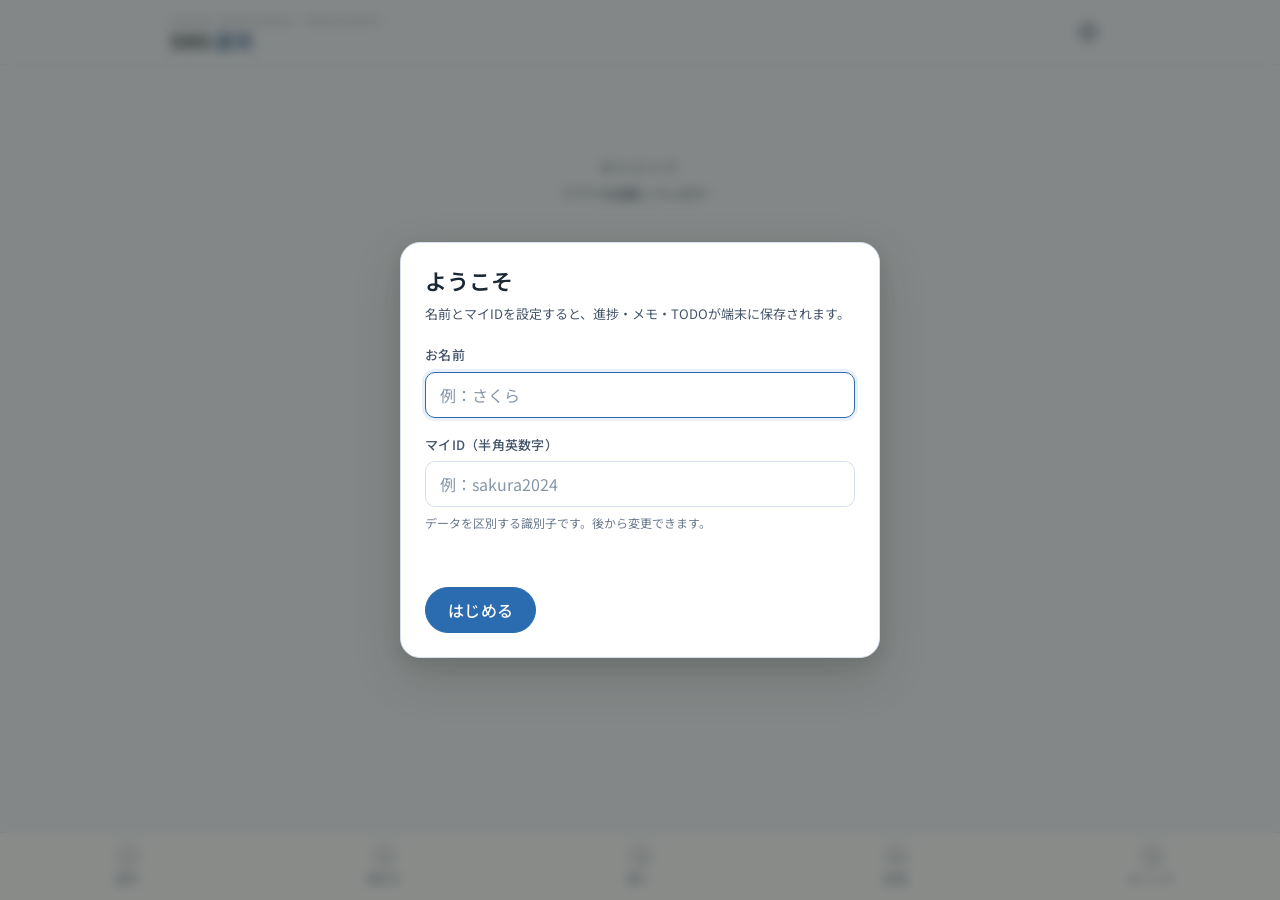
<file: index.html>
<!DOCTYPE html>
<html lang="ja">
<head>
<meta charset="UTF-8">
<meta name="viewport" content="width=device-width, initial-scale=1.0, viewport-fit=cover">
<meta name="theme-color" content="#7A9E7E">
<meta name="description" content="SNS運用ロードマップ - 初心者がメモとTODOで一歩ずつ上達する学習ポータル">
<title>SNS運用ロードマップ</title>
<link rel="preconnect" href="https://fonts.googleapis.com">
<link rel="preconnect" href="https://fonts.gstatic.com" crossorigin>
<link href="https://fonts.googleapis.com/css2?family=Cormorant+Garamond:ital,wght@0,300;0,400;0,500;0,600;1,300;1,400&family=Shippori+Mincho:wght@400;500;600;700;800&family=Noto+Sans+JP:wght@300;400;500;600;700&display=swap" rel="stylesheet">
<link rel="manifest" href="manifest.json">
<link rel="icon" type="image/svg+xml" href="assets/icons/icon-192.svg">
<link rel="apple-touch-icon" href="assets/icons/icon-192.svg">
<meta name="apple-mobile-web-app-capable" content="yes">
<meta name="apple-mobile-web-app-status-bar-style" content="default">
<meta name="apple-mobile-web-app-title" content="SNS運用">
<link rel="stylesheet" href="css/tokens.css">
<link rel="stylesheet" href="css/base.css">
<link rel="stylesheet" href="css/components.css">
<link rel="stylesheet" href="css/app.css">
<link rel="stylesheet" href="css/lesson.css">
<link rel="stylesheet" href="css/article.css">
</head>
<body data-theme="sage">


<a class="skip-link" href="#main">本文へスキップ</a>

<header class="app-header" role="banner">
  <div class="app-header__inner">
    <a class="app-header__brand" href="#/home" aria-label="ホーム" style="text-decoration:none;color:inherit;">
      <span class="brand-eyebrow">YOUR PERSONAL ROADMAP</span>
      <h1 class="brand-title">SNS<span class="brand-title__sub">運用</span></h1>
    </a>
    <div class="app-header__actions">
      <button type="button" class="icon-btn" data-action="open-settings" aria-label="設定を開く">
        <svg width="20" height="20" viewBox="0 0 24 24" fill="none" stroke="currentColor" stroke-width="1.6" aria-hidden="true"><circle cx="12" cy="12" r="3"/><path d="M19.4 15a1.65 1.65 0 0 0 .33 1.82l.06.06a2 2 0 1 1-2.83 2.83l-.06-.06a1.65 1.65 0 0 0-1.82-.33 1.65 1.65 0 0 0-1 1.51V21a2 2 0 1 1-4 0v-.09a1.65 1.65 0 0 0-1-1.51 1.65 1.65 0 0 0-1.82.33l-.06.06a2 2 0 1 1-2.83-2.83l.06-.06A1.65 1.65 0 0 0 4.6 15a1.65 1.65 0 0 0-1.51-1H3a2 2 0 1 1 0-4h.09A1.65 1.65 0 0 0 4.6 9a1.65 1.65 0 0 0-.33-1.82l-.06-.06a2 2 0 1 1 2.83-2.83l.06.06a1.65 1.65 0 0 0 1.82.33H9a1.65 1.65 0 0 0 1-1.51V3a2 2 0 1 1 4 0v.09a1.65 1.65 0 0 0 1 1.51 1.65 1.65 0 0 0 1.82-.33l.06-.06a2 2 0 1 1 2.83 2.83l-.06.06a1.65 1.65 0 0 0-.33 1.82V9a1.65 1.65 0 0 0 1.51 1H21a2 2 0 1 1 0 4h-.09a1.65 1.65 0 0 0-1.51 1z"/></svg>
      </button>
    </div>
  </div>
</header>

<main id="main" class="app-main" role="main">
  <div id="view-root" class="view-root" aria-live="polite">
    <!-- Views are mounted here by js/app.js -->
    <section class="boot-placeholder">
      <p class="boot-placeholder__label">読み込み中</p>
      <p class="boot-placeholder__hint">アプリを起動しています…</p>
    </section>
  </div>
</main>

<nav class="tabbar" role="navigation" aria-label="フェーズナビゲーション">
  <a href="#/phase/p1" class="tabbar__item" data-tab="p1" aria-label="Phase 1 設計する">
    <span class="tabbar__num">1</span>
    <span class="tabbar__label">設計</span>
  </a>
  <a href="#/phase/p2" class="tabbar__item" data-tab="p2" aria-label="Phase 2 伸ばす">
    <span class="tabbar__num">2</span>
    <span class="tabbar__label">伸ばす</span>
  </a>
  <a href="#/phase/p3" class="tabbar__item" data-tab="p3" aria-label="Phase 3 稼ぐ">
    <span class="tabbar__num">3</span>
    <span class="tabbar__label">稼ぐ</span>
  </a>
  <a href="#/phase/p4" class="tabbar__item" data-tab="p4" aria-label="Phase 4 拡張する">
    <span class="tabbar__num">4</span>
    <span class="tabbar__label">拡張</span>
  </a>
  <a href="#/phase/p5" class="tabbar__item" data-tab="p5" aria-label="Phase 5 ローンチ">
    <span class="tabbar__num">5</span>
    <span class="tabbar__label">ローンチ</span>
  </a>
</nav>

<div id="modal-root"></div>
<div id="toast-root" class="toast-root" aria-live="polite" aria-atomic="true"></div>

<script type="module" src="js/app.js"></script>
<script>
  // Register service worker (PWA)
  if ('serviceWorker' in navigator) {
    let refreshing = false;
    // When a new SW takes control, reload once so fresh assets apply automatically
    navigator.serviceWorker.addEventListener('controllerchange', () => {
      if (refreshing) return;
      refreshing = true;
      window.location.reload();
    });
    window.addEventListener('load', () => {
      navigator.serviceWorker.register('sw.js').then(reg => {
        // Check for updates on every load
        reg.update();
      }).catch(err => console.warn('SW registration failed', err));
    });
  }
</script>
</body>
</html>
</file>
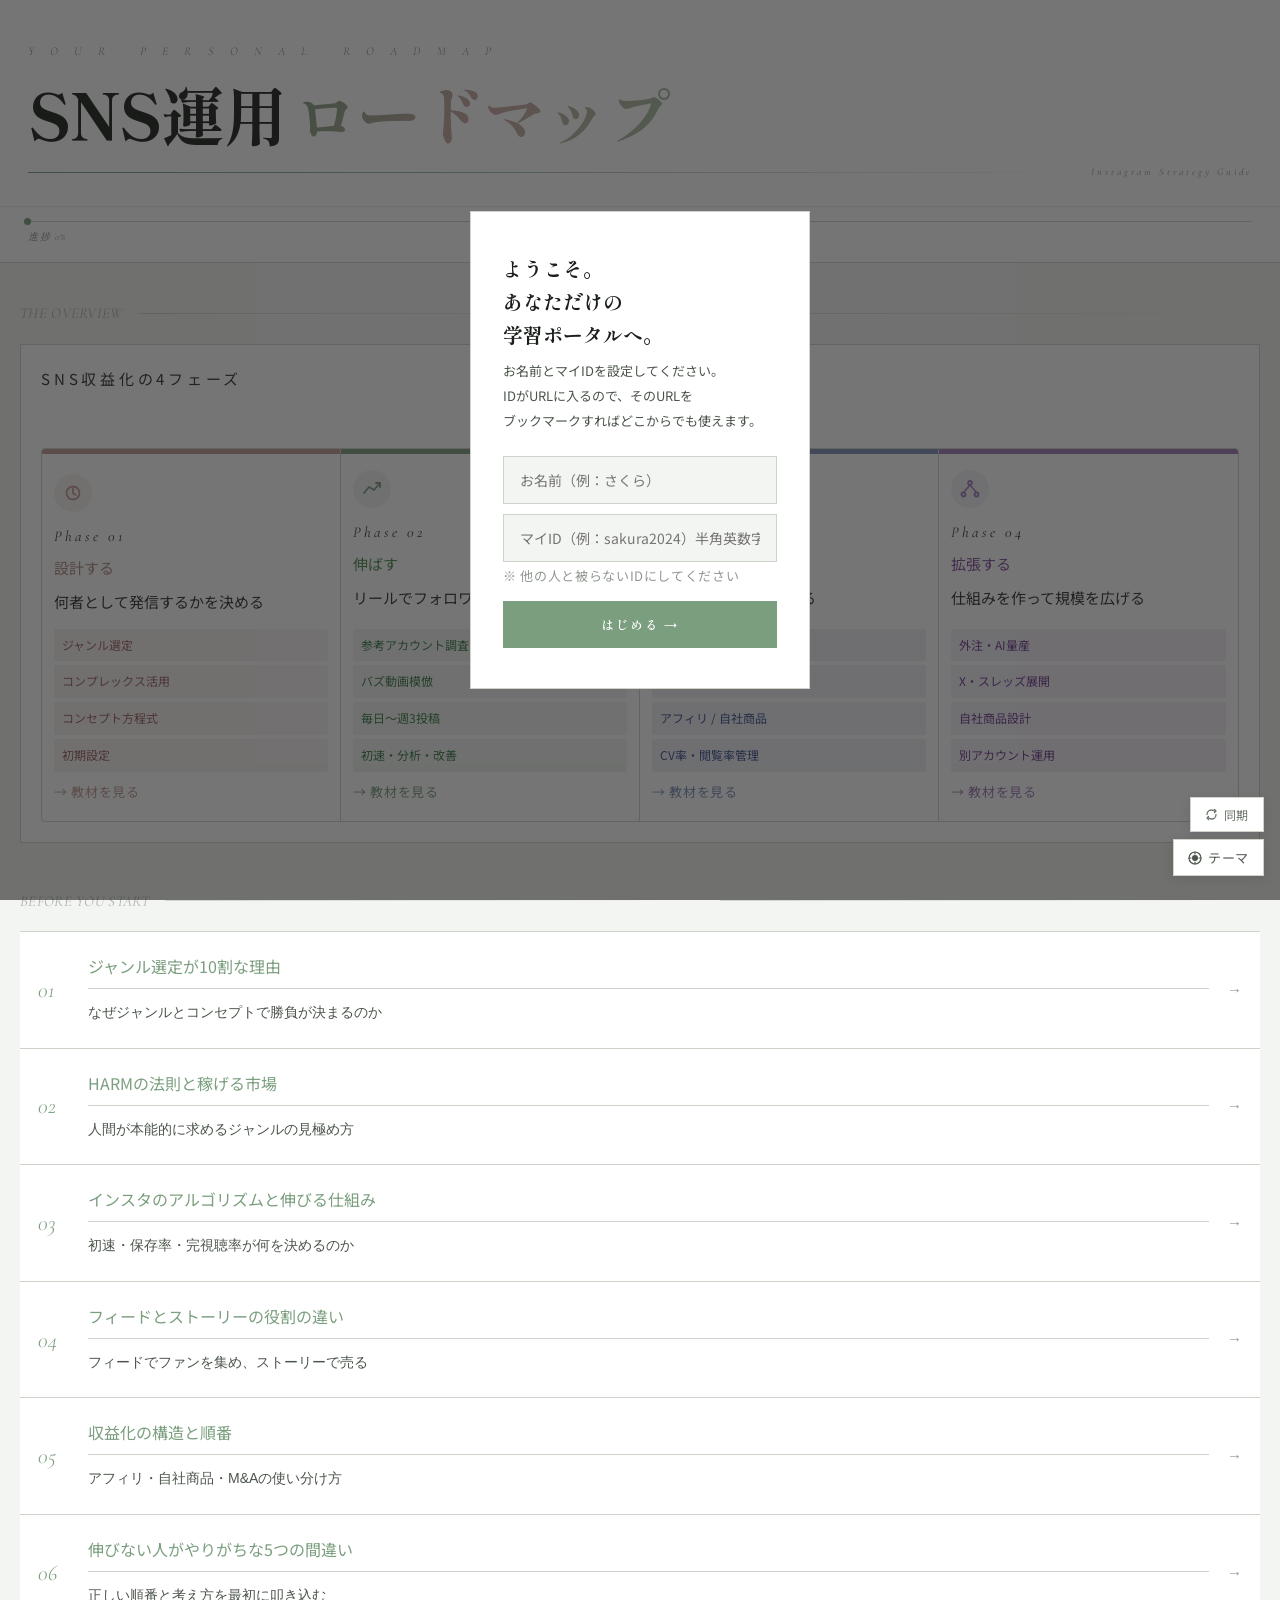
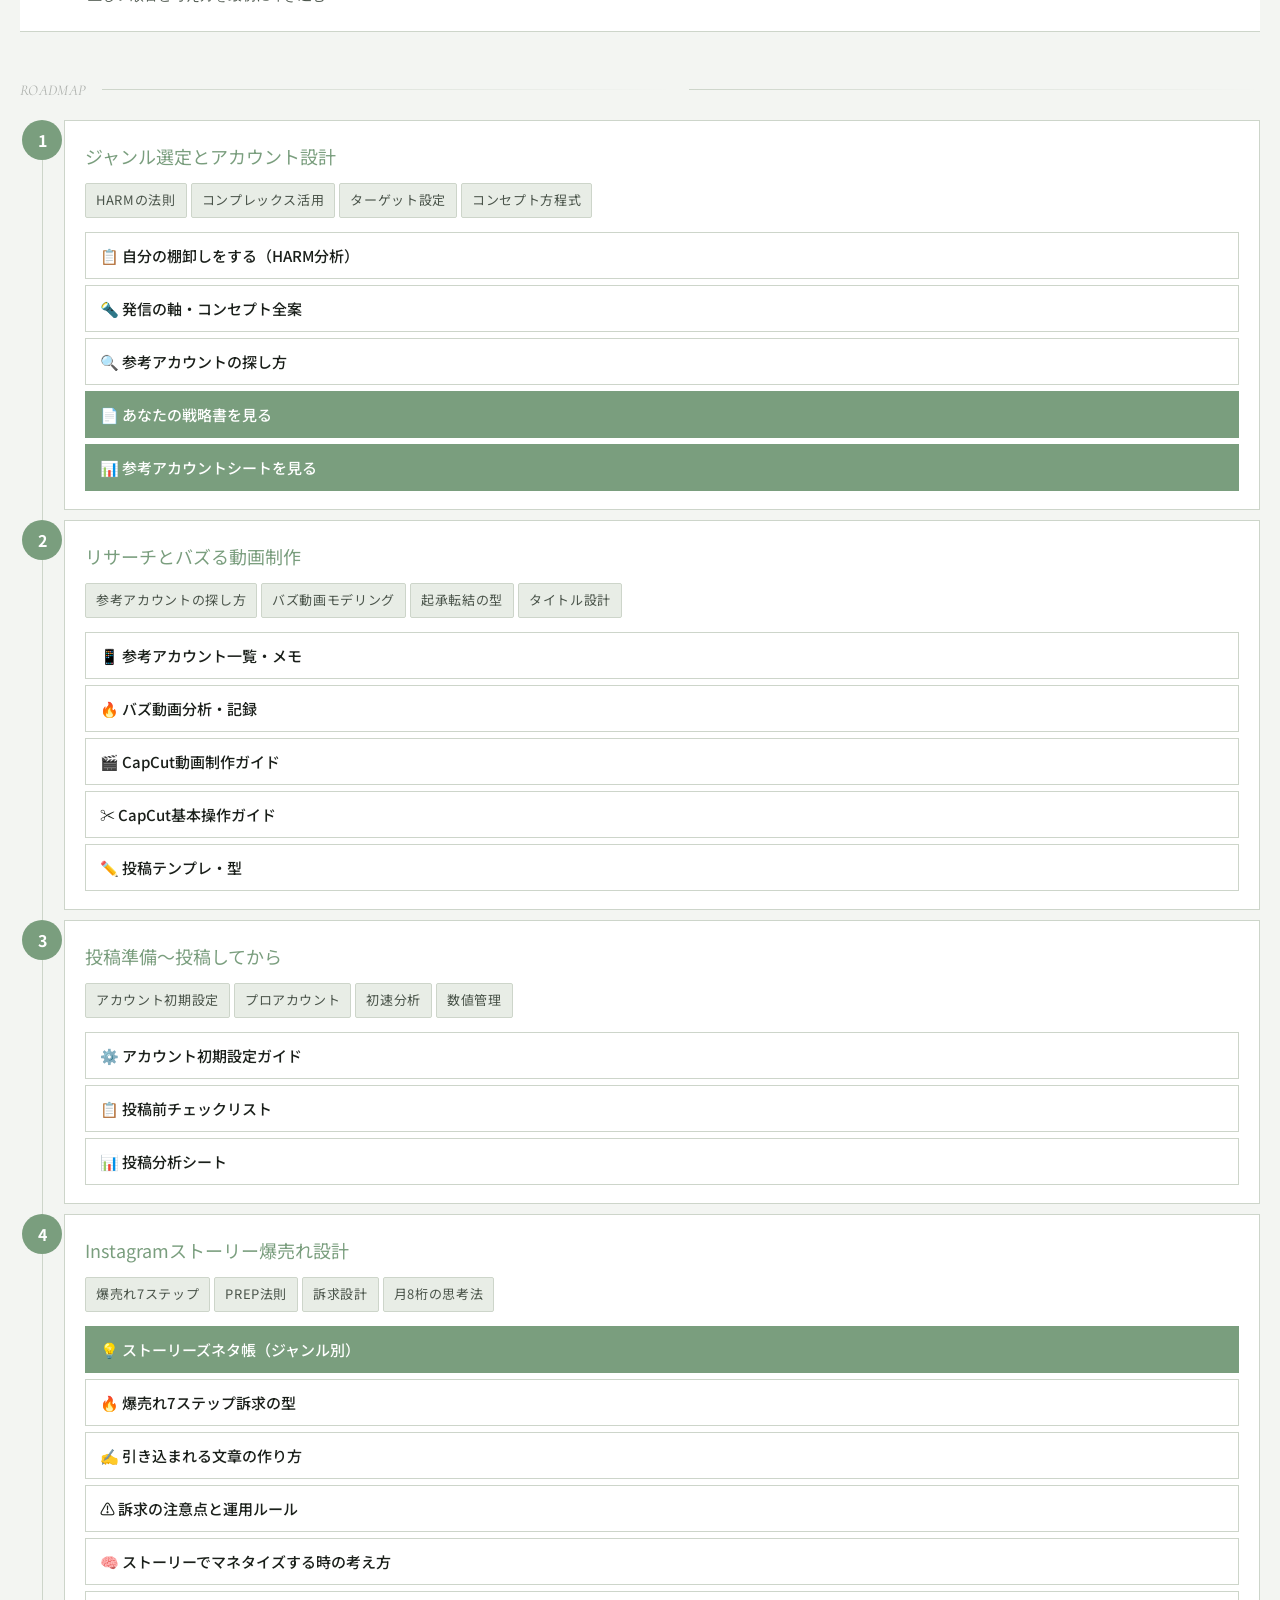
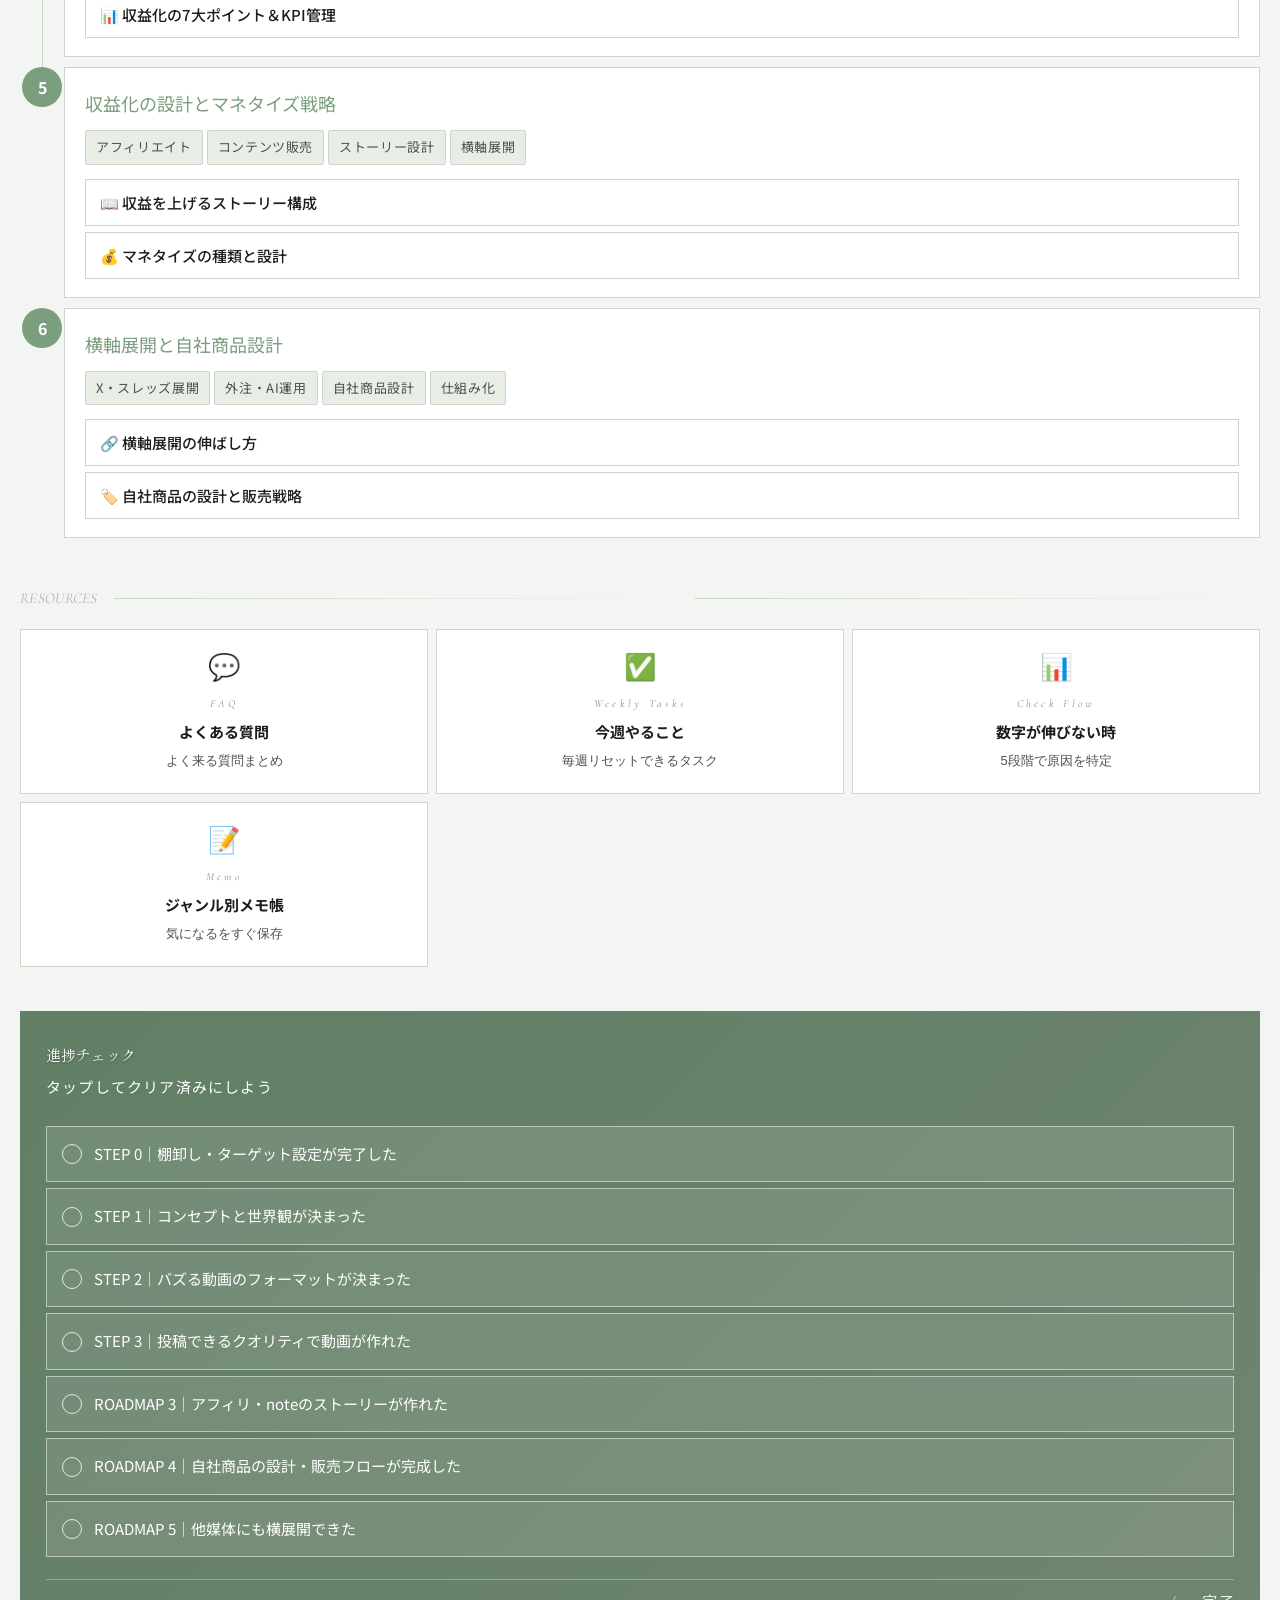
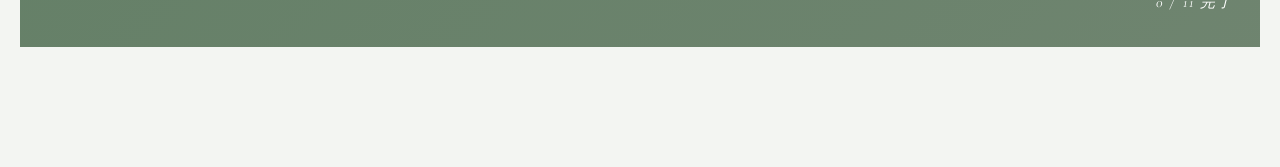
<file: index.legacy.html>
<!DOCTYPE html>
<html lang="ja">
<head>
<meta charset="UTF-8">
<meta name="viewport" content="width=device-width, initial-scale=1.0, maximum-scale=1.0">
<title>SNS運用ロードマップ</title>
<link href="https://fonts.googleapis.com/css2?family=Cormorant+Garamond:ital,wght@0,300;0,400;0,500;0,600;1,300;1,400&family=Shippori+Mincho:wght@400;500;600;700;800&family=Noto+Sans+JP:wght@300;400;500&display=swap" rel="stylesheet">
<style>
:root {
  --white: #FFFFFF;
  --bg: #F3F5F2;
  --bg2: #E8EDE6;
  --bg3: #DCE3DA;
  --border: #CDD5CA;
  --border2: #B0BCB0;
  --ink: #1A1F1A;
  --ink2: #2C322C;
  --mid1: #4A544A;
  --mid2: #6A746A;
  --mid3: #909890;
  --rose: #7A9E7E;
  --rose2: #9EBD9F;
  --rose-dim: rgba(122,158,126,0.12);
  --rose-border: rgba(122,158,126,0.35);
  --beige-nav: #EEF1EC;
}

/* ── THEME: DARK ── */
[data-theme="dark"] {
  --white: #1C1C1E;
  --bg: #111113;
  --bg2: #1E1E21;
  --bg3: #252528;
  --border: #2E2E32;
  --border2: #3E3E44;
  --ink: #F0EDE8;
  --ink2: #D8D4CE;
  --mid1: #B0ACA6;
  --mid2: #8A8680;
  --mid3: #5A5652;
  --rose: #C09A94;
  --rose2: #A07870;
  --rose-dim: rgba(192,154,148,0.15);
  --rose-border: rgba(192,154,148,0.3);
  --beige-nav: #1C1C1E;
}

/* ── THEME: SAGE ── */
[data-theme="sage"] {
  --white: #FFFFFF;
  --bg: #F3F5F2;
  --bg2: #E8EDE6;
  --bg3: #DCE3DA;
  --border: #CDD5CA;
  --border2: #B0BCB0;
  --ink: #1A1F1A;
  --ink2: #2C322C;
  --mid1: #4A544A;
  --mid2: #6A746A;
  --mid3: #909890;
  --rose: #7A9E7E;
  --rose2: #9EBD9F;
  --rose-dim: rgba(122,158,126,0.12);
  --rose-border: rgba(122,158,126,0.35);
  --beige-nav: #EEF1EC;
}

/* ── THEME: INK ── */
[data-theme="ink"] {
  --white: #FAFAF9;
  --bg: #F5F4F2;
  --bg2: #ECEAE6;
  --bg3: #E0DED8;
  --border: #D0CEC8;
  --border2: #A8A49E;
  --ink: #0A0A0A;
  --ink2: #1A1A1A;
  --mid1: #3A3A3A;
  --mid2: #5A5A5A;
  --mid3: #888888;
  --rose: #2A2A2A;
  --rose2: #4A4A4A;
  --rose-dim: rgba(42,42,42,0.08);
  --rose-border: rgba(42,42,42,0.25);
  --beige-nav: #F0EEE8;
}

/* ── THEME: LAVENDER ── */
[data-theme="lavender"] {
  --white: #FFFFFF;
  --bg: #F4F2F8;
  --bg2: #EAE7F2;
  --bg3: #DDDAEC;
  --border: #CEC9E4;
  --border2: #B0A8D0;
  --ink: #1A1820;
  --ink2: #2C2A38;
  --mid1: #4A4860;
  --mid2: #6A6880;
  --mid3: #9090A8;
  --rose: #8878B8;
  --rose2: #A898D0;
  --rose-dim: rgba(136,120,184,0.12);
  --rose-border: rgba(136,120,184,0.35);
  --beige-nav: #EEEAF6;
}

/* ── THEME: ROSE ── */
[data-theme="rose"] {
  --white: #FFFFFF;
  --bg: #F8F4F3;
  --bg2: #F0E8E6;
  --bg3: #E6DAD8;
  --border: #D8C8C4;
  --border2: #BFA8A2;
  --ink: #1F1818;
  --ink2: #322828;
  --mid1: #5A4040;
  --mid2: #7A5858;
  --rose: #B87878;
  --rose2: #D09898;
  --mid3: #A08080;
  --rose-dim: rgba(184,120,120,0.12);
  --rose-border: rgba(184,120,120,0.35);
  --beige-nav: #F5EEEC;
}

/* ── THEME: BLUE ── */
[data-theme="blue"] {
  --white: #FFFFFF;
  --bg: #F2F5F8;
  --bg2: #E4ECF3;
  --bg3: #D4E2ED;
  --border: #C0D2E2;
  --border2: #96B4CC;
  --ink: #0E1822;
  --ink2: #1A2A3A;
  --mid1: #344C62;
  --mid2: #4E6E88;
  --mid3: #7898B0;
  --rose: #3A7CA8;
  --rose2: #5A9EC8;
  --rose-dim: rgba(58,124,168,0.12);
  --rose-border: rgba(58,124,168,0.30);
  --beige-nav: #EAF0F6;
}
*{margin:0;padding:0;box-sizing:border-box;}html{overflow-x:hidden;max-width:100vw;}
body{background:var(--bg);color:var(--ink);font-family:'Noto Sans JP',sans-serif;font-weight:400;min-height:100vh;overflow-x:hidden;overflow-y:auto;-webkit-font-smoothing:antialiased;font-size:15px;width:100%;max-width:100vw;position:relative;}
.app{width:100%;max-width:100vw;overflow:hidden;position:relative;}
.page{width:100%;min-height:100vh;position:absolute;top:0;left:0;background:var(--bg);transition:transform 0.52s cubic-bezier(0.77,0,0.175,1),opacity 0.52s ease;will-change:transform;z-index:0;}
.page.active{transform:translateX(0);opacity:1;position:relative;z-index:1;}
.page.slide-right{transform:translateX(100%);opacity:0;pointer-events:none;z-index:0;}
.page.slide-left{transform:translateX(-6%);opacity:0;pointer-events:none;z-index:0;}
.serif{font-family:'Shippori Mincho',serif;}
.display{font-family:'Cormorant Garamond',serif;}

/* NAV */
.nav{position:sticky;top:0;z-index:100;background:var(--beige-nav);backdrop-filter:blur(16px);border-bottom:1px solid var(--border);display:flex;align-items:center;padding:0 20px;height:48px;gap:12px;}
.nav-back{display:flex;align-items:center;gap:5px;background:none;border:none;cursor:pointer;font-size:11px;font-weight:400;color:var(--mid2);letter-spacing:0.08em;padding:8px 0;transition:color .2s;-webkit-tap-highlight-color:transparent;}
.nav-back:hover{color:var(--ink);}
.nav-spacer{flex:1;}
.nav-page-label{font-family:'Noto Sans JP',sans-serif;font-style:normal;font-size:10px;font-weight:700;letter-spacing:0.15em;color:var(--mid2);text-transform:uppercase;}

/* HERO — CLEAN MINIMAL */
.hero{background:var(--white);border-bottom:1px solid var(--border);}
.hero-content{padding:44px 28px 28px;}
.hero-eyebrow{display:block;font-family:'Cormorant Garamond',serif;font-style:italic;font-size:12px;letter-spacing:0.55em;color:var(--mid3);text-transform:uppercase;margin-bottom:10px;opacity:0;animation:fadeUp .6s .1s forwards;}
.hero-name{display:block;font-size:14px;color:var(--mid1);letter-spacing:0.15em;margin-bottom:20px;font-weight:400;opacity:0;animation:fadeUp .6s .2s forwards;}
.hero-main-title{font-family:'Shippori Mincho',serif;font-weight:900;font-size:clamp(36px,10vw,64px);color:var(--ink);line-height:1.1;letter-spacing:-0.02em;margin:0 0 18px;opacity:0;animation:fadeUp .7s .3s forwards;}
.hero-em{font-style:normal;background:linear-gradient(120deg,var(--rose) 0%,#CDA8A2 50%,var(--rose2) 100%);-webkit-background-clip:text;-webkit-text-fill-color:transparent;background-clip:text;margin-left:8px;}
.hero-underline-wrap{display:flex;align-items:center;gap:16px;opacity:0;animation:fadeUp .6s .5s forwards;}
.hero-underline{flex:1;height:1px;background:linear-gradient(to right,var(--rose),var(--rose2) 40%,transparent);}
.hero-sub-tag{font-family:'Cormorant Garamond',serif;font-style:italic;font-size:10px;letter-spacing:0.3em;color:var(--mid3);white-space:nowrap;}
.hero-progress-wrap{padding:14px 28px 18px;border-top:1px solid var(--bg2);}
.hero-progress-track{height:1px;background:var(--border);position:relative;}
.hero-progress-fill{height:100%;background:linear-gradient(to right,var(--rose),var(--rose2));width:0%;transition:width .8s cubic-bezier(.34,1.56,.64,1);position:relative;}
.hero-progress-fill::after{content:'';position:absolute;right:-3px;top:-3px;width:7px;height:7px;border-radius:50%;background:var(--rose);}
.hero-progress-txt{font-family:'Cormorant Garamond',serif;font-style:italic;font-size:10px;color:var(--mid3);letter-spacing:0.15em;margin-top:8px;}

/* CONTAINER */
.container{max-width:680px;margin:0 auto;padding:0 20px 120px;}

/* SEC LABEL */
.sec-label{display:flex;align-items:center;gap:16px;padding:36px 0 16px;}
.sec-label span{font-family:'Noto Sans JP',sans-serif;font-size:18px;font-weight:800;letter-spacing:0.02em;color:var(--rose);white-space:nowrap;}
.sec-label::after{content:'';flex:1;height:1px;background:linear-gradient(to right,var(--border),transparent);}

/* STEPS GRID */
.steps-grid{display:grid;grid-template-columns:repeat(3,1fr);gap:1px;background:var(--border);border:1px solid var(--border);}
@media(max-width:480px){.steps-grid{grid-template-columns:1fr;}}
.step-tile{background:var(--white);padding:28px 20px;opacity:0;transform:translateY(14px);}
.step-tile.vis{animation:fadeUp .5s forwards;}
.step-tile:nth-child(2){animation-delay:.08s;}
.step-tile:nth-child(3){animation-delay:.16s;}
.step-num{font-family:'Cormorant Garamond',serif;font-style:italic;font-weight:400;font-size:44px;color:var(--border2);line-height:1;margin-bottom:14px;}
.step-tag{display:inline-block;font-family:'Cormorant Garamond',serif;font-style:italic;font-size:12px;letter-spacing:0.25em;color:var(--rose);text-transform:uppercase;border:1px solid var(--rose-border);padding:3px 10px;margin-bottom:12px;}
.step-tile-title{font-family:'Shippori Mincho',serif;font-size:14px;font-weight:600;color:var(--ink);line-height:1.5;margin-bottom:12px;}
.step-period{font-family:'Cormorant Garamond',serif;font-style:italic;font-size:10px;color:var(--mid3);margin-bottom:13px;}
.step-items{list-style:none;}
.step-items li{font-size:13px;color:var(--mid1);padding:6px 0;border-bottom:1px solid var(--bg2);display:flex;align-items:flex-start;gap:9px;line-height:1.6;}
.step-items li:last-child{border-bottom:none;}
.step-items li::before{content:'';width:4px;height:4px;border-radius:50%;background:var(--rose);flex-shrink:0;margin-top:5px;}

/* ROADMAP */
.rm-list{display:flex;flex-direction:column;}
.rm-row{display:flex;gap:0;opacity:0;transform:translateX(-10px);}
.rm-row.vis{animation:fadeLeft .45s forwards;}
.rm-left{display:flex;flex-direction:column;align-items:center;width:44px;flex-shrink:0;}
.rm-dot{width:40px;height:40px;border-radius:50%;background:var(--rose);color:#fff;display:flex;align-items:center;justify-content:center;font-family:'Noto Sans JP',sans-serif;font-size:16px;font-weight:700;flex-shrink:0;letter-spacing:0;}
.rm-line{flex:1;width:1px;background:var(--border);min-height:24px;}
.rm-row:last-child .rm-line{display:none;}
.rm-card{flex:1;background:var(--white);border:1px solid var(--border);padding:18px 20px;margin-bottom:10px;transition:border-color .2s,box-shadow .2s;}
.rm-card:hover{border-color:var(--border2);box-shadow:0 4px 20px rgba(26,26,26,0.06);}
.rm-num-label{font-family:'Noto Sans JP',sans-serif;font-style:normal;font-size:10px;font-weight:700;letter-spacing:0.2em;color:var(--rose);margin-bottom:4px;text-transform:uppercase;}
.rm-title{font-family:'Noto Sans JP',sans-serif !important;font-size:18px !important;font-weight:800 !important;color:var(--rose) !important;margin-bottom:10px;}
.rm-chips{display:flex;flex-wrap:wrap;gap:4px;}
.rm-chip{font-size:13px;color:var(--mid1);background:var(--bg2);border:1px solid var(--border);padding:4px 10px;border-radius:2px;font-weight:400;letter-spacing:0.05em;}
.cta-btn{display:inline-flex;align-items:center;gap:8px;margin-top:14px;padding:11px 22px;background:var(--rose);color:var(--white);font-size:11px;font-weight:400;letter-spacing:0.12em;border:none;cursor:pointer;font-family:'Noto Sans JP',sans-serif;transition:background .2s,transform .15s;-webkit-tap-highlight-color:transparent;}
.cta-btn:hover{background:#b09088;transform:translateY(-1px);}

/* DETAIL LIST */
.detail-list{display:flex;flex-direction:column;gap:6px;}
.detail-row{display:flex;gap:14px;align-items:flex-start;background:var(--white);border:1px solid var(--border);padding:17px 19px;opacity:0;transform:translateY(12px);transition:border-color .2s,box-shadow .2s;}
.detail-row:hover{border-color:var(--border2);box-shadow:0 2px 12px rgba(26,26,26,0.04);}
.detail-row.vis{animation:fadeUp .45s forwards;}
.d-badge{width:36px;height:36px;flex-shrink:0;background:var(--ink);color:#fff;font-family:'Cormorant Garamond',serif;font-size:17px;font-weight:400;font-style:italic;display:flex;align-items:center;justify-content:center;}
.d-step-lbl{font-family:'Cormorant Garamond',serif;font-style:italic;font-size:12px;letter-spacing:0.2em;color:var(--mid3);margin-bottom:4px;}
.d-title{font-family:'Shippori Mincho',serif;font-size:14px;font-weight:600;color:var(--ink);margin-bottom:7px;}
.d-chips{display:flex;flex-wrap:wrap;gap:4px;}
.d-chip{font-size:10px;color:var(--mid2);background:var(--bg2);padding:3px 8px;}

/* PROGRESS BOX — ROSE */
.progress-box{background:linear-gradient(135deg,color-mix(in srgb,var(--rose) 80%,#000 20%) 0%,color-mix(in srgb,var(--rose2) 70%,#000 30%) 100%);padding:30px 26px;margin-top:44px;}
.progress-box-title{font-family:'Shippori Mincho',serif;font-size:18px;font-weight:700;color:#fff;margin-bottom:4px;text-shadow:0 1px 3px rgba(0,0,0,0.3);}
.progress-box-sub{font-size:10px;color:#fff;margin-bottom:24px;letter-spacing:0.08em;}
.ps-list{display:flex;flex-direction:column;gap:6px;}
.ps-row{display:flex;align-items:center;gap:12px;padding:13px 15px;border:1px solid rgba(255,255,255,0.5);cursor:pointer;transition:border-color .2s,background .2s;-webkit-tap-highlight-color:transparent;background:rgba(255,255,255,0.1);}
.ps-row:hover{background:rgba(255,255,255,0.18);}
.ps-row.done{border-color:rgba(255,255,255,0.7);background:rgba(255,255,255,0.22);}
.ps-chk{width:20px;height:20px;border-radius:50%;border:1.5px solid rgba(255,255,255,0.8);display:flex;align-items:center;justify-content:center;flex-shrink:0;transition:all .2s;}
.ps-row.done .ps-chk{background:#fff;border-color:#fff;}
.ps-row.done .ps-chk svg path{stroke:#7A9E7E;}
.ps-chk svg{opacity:0;transform:scale(.4);transition:all .25s;}
.ps-row.done .ps-chk svg{opacity:1;transform:scale(1);}
.ps-lbl{font-size:14px;color:#fff;flex:1;line-height:1.5;transition:color .2s;}
.ps-row.done .ps-lbl{color:#fff;font-weight:400;}
.prog-bar-wrap{margin-top:22px;background:rgba(255,255,255,0.3);height:1px;}
.prog-bar{height:100%;background:#fff;transition:width .6s cubic-bezier(.34,1.56,.64,1);width:0%;}
.prog-txt{font-family:'Cormorant Garamond',serif;font-style:italic;font-size:10px;color:#fff;margin-top:8px;text-align:right;letter-spacing:0.12em;}

/* MAT GRID */
.mat-grid{display:grid;grid-template-columns:1fr 1fr;gap:8px;}
@media(max-width:400px){.mat-grid{grid-template-columns:1fr;}}
.mat-tile{background:var(--white);border:1px solid var(--border);padding:22px 16px;display:flex;flex-direction:column;align-items:center;text-align:center;cursor:pointer;transition:all .18s;gap:6px;min-height:90px;justify-content:center;}
.mat-tile:hover{border-color:var(--ink);box-shadow:0 6px 28px rgba(26,26,26,0.08);transform:translateY(-2px);}
.mat-tile.vis{animation:fadeUp .45s forwards;}
.mat-icon{font-size:26px;margin-bottom:8px;display:block;}
.mat-en{font-family:'Cormorant Garamond',serif;font-style:italic;font-size:11px;letter-spacing:0.3em;color:var(--rose);margin-bottom:6px;}
.mat-jp{font-family:'Noto Sans JP',sans-serif;font-size:16px;font-weight:800;color:var(--ink);margin-bottom:4px;line-height:1.3;}
.mat-desc{font-size:13px;color:var(--mid1);font-weight:400;line-height:1.5;}

/* PAGE HERO (sub pages) — BEIGE */
.page2-hero{background:var(--bg2);padding:clamp(28px,6vw,48px) 24px clamp(24px,5vw,38px);border-bottom:1px solid var(--border);}
.page2-hero::after{content:'';position:absolute;bottom:0;left:26px;width:28px;height:1px;background:var(--rose);}
.page2-badge{display:inline-block;font-family:'Noto Sans JP',sans-serif;font-style:normal;font-size:10px;font-weight:700;letter-spacing:0.2em;color:var(--rose);border:1px solid var(--rose-border);padding:4px 12px;margin-bottom:12px;text-transform:uppercase;}
.page2-title{font-family:'Noto Sans JP',sans-serif;font-size:clamp(22px,6vw,34px);font-weight:700;color:var(--ink);line-height:1.25;margin-bottom:8px;}
.page2-title em{font-style:normal;background:linear-gradient(130deg,var(--rose),var(--rose2));-webkit-background-clip:text;-webkit-text-fill-color:transparent;background-clip:text;}

/* INFO BOX */
.info-box{background:var(--white);border-left:2px solid var(--rose);padding:14px 18px;margin-bottom:4px;}
.info-box p{font-size:14px;color:var(--mid1);line-height:1.9;font-weight:400;}
.info-box strong{color:var(--ink);font-weight:500;}

/* CARD */
.card{background:var(--white);border:1px solid var(--border);padding:20px 22px;margin-bottom:8px;transition:border-color .2s;}
.card:hover{border-color:var(--border2);}

/* ACCORDION — BEIGE */
.acc-section{margin-bottom:2px;}
.acc-head{display:flex;align-items:center;gap:13px;padding:16px 18px;background:var(--bg2);border:1px solid var(--border);cursor:pointer;user-select:none;-webkit-tap-highlight-color:transparent;transition:background .15s;}
.acc-head:hover{background:var(--bg3);}
.acc-emoji{font-size:17px;flex-shrink:0;}
.acc-meta{flex:1;}
.acc-cat-en{font-family:'Noto Sans JP',sans-serif;font-style:normal;font-size:10px;font-weight:700;letter-spacing:0.3em;color:var(--mid2);margin-bottom:4px;text-transform:uppercase;}
.acc-cat-jp{font-family:'Noto Sans JP',sans-serif;font-size:16px;font-weight:700;color:var(--ink);}
.acc-chevron{font-size:10px;color:var(--mid3);transition:transform .3s;}
.acc-section.open .acc-chevron{transform:rotate(180deg);}
.acc-body{display:none;background:var(--white);border:1px solid var(--border);border-top:none;}
.acc-section.open .acc-body{display:block;}

/* QUESTIONS */
.q-row{padding:18px 20px;border-bottom:1px solid var(--bg2);}
.q-row:last-child{border-bottom:none;}
.q-num{font-family:'Noto Sans JP',sans-serif;font-size:13px;font-weight:800;color:var(--rose);min-width:24px;padding-top:2px;flex-shrink:0;}
.q-text{font-size:13px;font-weight:500;color:var(--ink);line-height:1.55;margin-bottom:3px;}
.q-hint{font-size:14px;color:var(--mid1);font-weight:400;}
.q-row textarea{width:100%;margin-top:10px;padding:13px 15px;border:1px solid var(--border);background:var(--bg);font-family:'Noto Sans JP',sans-serif;font-size:12px;font-weight:400;color:var(--ink);resize:vertical;min-height:72px;outline:none;transition:border-color .2s,background .2s;line-height:1.8;border-radius:0;}
.q-row textarea:focus{border-color:var(--ink);background:var(--white);}
.q-row textarea::placeholder{color:var(--border2);font-size:11px;}

/* ANALYSIS */
.analysis-row{background:var(--white);border:1px solid var(--border);padding:17px 20px;margin-bottom:6px;transition:border-color .2s;}
.analysis-row:hover{border-color:var(--border2);}
.analysis-step{font-family:'Cormorant Garamond',serif;font-style:italic;font-size:13px;font-weight:400;color:var(--mid2);letter-spacing:0.2em;margin-bottom:4px;}
.analysis-title{font-family:'Noto Sans JP',sans-serif;font-size:17px;font-weight:700;color:var(--ink);margin-bottom:10px;line-height:1.4;}
.analysis-row textarea{width:100%;padding:13px 15px;border:1px solid var(--border);background:var(--bg);font-family:'Noto Sans JP',sans-serif;font-size:12px;font-weight:400;color:var(--ink);resize:vertical;min-height:75px;outline:none;transition:border-color .2s,background .2s;line-height:1.8;border-radius:0;}
.analysis-row textarea:focus{border-color:var(--ink);background:var(--white);}
.analysis-row textarea::placeholder{color:var(--border2);font-size:11px;}

/* DONE BTN */
.done-btn{display:block;width:100%;margin-top:8px;padding:17px;background:var(--rose);color:#fff;font-family:'Shippori Mincho',serif;font-size:14px;font-weight:600;border:none;letter-spacing:0.12em;cursor:pointer;transition:background .2s,transform .15s;-webkit-tap-highlight-color:transparent;border-radius:0;}
.done-btn:hover{background:#b09088;transform:translateY(-1px);}

/* ACCOUNTS */
.account-list{display:flex;flex-direction:column;gap:6px;}
.account-card{background:var(--white);border:1px solid var(--border);padding:18px 20px;display:flex;gap:14px;align-items:flex-start;transition:border-color .2s;}
.account-card:hover{border-color:var(--border2);}
.account-avatar{width:44px;height:44px;background:var(--bg2);border:1px solid var(--border);flex-shrink:0;display:flex;align-items:center;justify-content:center;font-size:18px;}
.account-info{flex:1;}
.account-platform{font-family:'Noto Sans JP',sans-serif;font-size:11px;font-weight:700;letter-spacing:0.15em;color:var(--mid2);margin-bottom:4px;text-transform:uppercase;}
.account-name{font-family:'Shippori Mincho',serif;font-size:14px;font-weight:600;color:var(--ink);margin-bottom:3px;}
.account-handle{font-size:14px;color:var(--mid1);margin-bottom:6px;font-weight:400;}
.account-desc{font-size:14px;color:var(--mid1);line-height:1.7;font-weight:400;}
.account-reason{display:inline-block;font-size:12px;color:var(--rose);border:1px solid var(--rose-border);padding:2px 9px;margin-top:8px;font-family:'Cormorant Garamond',serif;font-style:italic;}
.account-del{background:none;border:none;cursor:pointer;color:var(--mid3);font-size:13px;padding:4px;transition:color .2s;flex-shrink:0;}
.account-del:hover{color:#c0504a;}

/* ADD FORM */
.add-form{background:var(--white);border:1px solid var(--border);padding:20px;margin-bottom:8px;}
.add-form-title{font-family:'Noto Sans JP',sans-serif;font-size:14px;font-weight:700;color:var(--ink);margin-bottom:14px;}
.add-form input,.add-form textarea,.add-form select{width:100%;padding:11px 14px;border:1px solid var(--border);background:var(--bg);font-family:'Noto Sans JP',sans-serif;font-size:12px;font-weight:400;color:var(--ink);outline:none;transition:border-color .2s;margin-bottom:8px;border-radius:0;}
.add-form input:focus,.add-form textarea:focus{border-color:var(--ink);background:var(--white);}
.add-form input::placeholder,.add-form textarea::placeholder{color:var(--border2);}
.add-form-row{display:grid;grid-template-columns:1fr 1fr;gap:8px;}
@media(max-width:420px){.add-form-row{grid-template-columns:1fr;}}
.add-btn{padding:12px 22px;background:var(--rose);color:#fff;font-size:11px;letter-spacing:0.1em;border:none;cursor:pointer;font-family:'Noto Sans JP',sans-serif;transition:background .2s;width:100%;}
.add-btn:hover{background:#b09088;}

/* CAPCUT */
.capcut-steps{display:flex;flex-direction:column;gap:6px;}
.cc-step{display:flex;gap:14px;padding:18px 16px;background:var(--white);border:1px solid var(--border);border-left:3px solid var(--rose);align-items:flex-start;transition:transform 0.15s ease,box-shadow 0.15s ease,border-color 0.15s ease;}
.cc-step:hover{border-color:var(--border2);}
.cc-step[onclick]:hover{transform:translateY(-2px);box-shadow:0 6px 16px rgba(0,0,0,0.08);border-color:var(--rose);cursor:pointer;}
.cc-num{width:32px;height:32px;border-radius:50%;background:var(--rose);color:#fff;display:flex;align-items:center;justify-content:center;font-family:'Noto Sans JP',sans-serif;font-size:14px;font-weight:800;flex-shrink:0;margin-top:2px;}
.cc-body{flex:1;min-width:0;}
.cc-title{font-family:'Noto Sans JP',sans-serif !important;font-size:17px !important;font-weight:700 !important;color:var(--rose) !important;margin-bottom:10px;padding-bottom:10px;border-bottom:1px solid var(--border);}
.cc-desc{font-size:15px;font-weight:400;color:var(--ink2);line-height:1.9;margin-bottom:10px;}




/* TEMPLATES */
.tmpl-list{display:flex;flex-direction:column;gap:6px;}
.tmpl-card{background:var(--white);border:1px solid var(--border);overflow:hidden;transition:border-color .2s;}
.tmpl-card:hover{border-color:var(--border2);}
.tmpl-head{background:var(--bg2);padding:14px 18px;display:flex;align-items:center;gap:12px;border-bottom:1px solid var(--border);}
.tmpl-num{font-family:'Cormorant Garamond',serif;font-size:22px;font-weight:400;font-style:italic;color:var(--rose);width:26px;flex-shrink:0;}
.tmpl-name-en{font-family:'Cormorant Garamond',serif;font-style:italic;font-size:12px;letter-spacing:0.2em;color:var(--mid3);}
.tmpl-name{font-family:'Shippori Mincho',serif;font-size:14px;font-weight:600;color:var(--ink);}
.tmpl-body{padding:18px 18px;}
.tmpl-row{display:flex;gap:10px;align-items:flex-start;padding:8px 0;border-bottom:1px solid var(--bg2);}
.tmpl-row:last-child{border-bottom:none;}
.tmpl-row-num{font-family:'Cormorant Garamond',serif;font-style:italic;font-size:13px;color:var(--rose);width:18px;flex-shrink:0;margin-top:1px;}
.tmpl-row-label{font-size:11px;font-weight:500;color:var(--ink);margin-bottom:2px;}
.tmpl-row-desc{font-size:13px;color:var(--mid1);line-height:1.6;font-weight:400;}
.tmpl-example{background:var(--bg2);padding:13px 15px;border-left:2px solid var(--rose);margin-top:12px;}
.tmpl-example-lbl{font-family:'Cormorant Garamond',serif;font-style:italic;font-size:12px;letter-spacing:0.25em;color:var(--rose);text-transform:uppercase;margin-bottom:6px;}
.tmpl-example p{font-size:13px;color:var(--mid1);line-height:1.9;font-weight:400;}
.hook-save-area{margin-top:14px;background:var(--bg);border:1px solid var(--border);padding:14px 16px;}
.hook-save-label{font-family:'Cormorant Garamond',serif;font-style:italic;font-size:12px;letter-spacing:0.25em;color:var(--rose);text-transform:uppercase;margin-bottom:8px;}
.hook-list{display:flex;flex-direction:column;gap:4px;margin-bottom:8px;}
.hook-item{display:flex;align-items:center;gap:8px;padding:8px 10px;background:var(--white);border:1px solid var(--border);font-size:11px;color:var(--ink);}
.hook-item-text{flex:1;line-height:1.5;}
.hook-del{background:none;border:none;cursor:pointer;color:var(--mid3);font-size:12px;transition:color .2s;flex-shrink:0;}
.hook-del:hover{color:#c0504a;}
.hook-add-row{display:flex;gap:6px;}
.hook-input{flex:1;padding:10px 12px;border:1px solid var(--border);background:var(--white);font-family:'Noto Sans JP',sans-serif;font-size:14px;color:var(--ink);outline:none;border-radius:0;}
.hook-input:focus{border-color:var(--ink);}
.hook-add-btn{padding:10px 16px;background:var(--rose);color:#fff;font-size:10px;border:none;cursor:pointer;white-space:nowrap;transition:background .2s;}
.hook-add-btn:hover{background:#b09088;}

/* FAQ */
.faq-list{display:flex;flex-direction:column;gap:2px;}
.faq-item{background:var(--white);border:1px solid var(--border);}
.faq-q{display:flex;align-items:center;gap:13px;padding:16px 18px;cursor:pointer;-webkit-tap-highlight-color:transparent;transition:background .15s;}
.faq-q:hover{background:var(--bg2);}
.faq-q-mark{font-family:'Cormorant Garamond',serif;font-style:italic;font-size:20px;font-weight:400;color:var(--rose);flex-shrink:0;}
.faq-q-text{font-size:16px;font-weight:700;color:var(--ink);font-family:'Noto Sans JP',sans-serif;flex:1;line-height:1.5;}
.faq-arrow{font-size:10px;color:var(--mid2);transition:transform .3s;}
.faq-item.open .faq-arrow{transform:rotate(180deg);}
.faq-a{display:none;padding:16px 18px;border-top:1px solid var(--border);background:var(--bg2);}
.faq-item.open .faq-a{display:block;}
.faq-a p{font-size:15px;color:var(--mid1);line-height:2;font-weight:400;}

/* WEEKLY */
.week-header{background:var(--white);border:1px solid var(--border);padding:16px 20px;margin-bottom:8px;display:flex;align-items:center;justify-content:space-between;}
.week-label{font-family:'Shippori Mincho',serif;font-size:14px;font-weight:600;color:var(--ink);}
.week-reset{font-size:10px;color:var(--mid3);background:none;border:1px solid var(--border);padding:5px 12px;cursor:pointer;font-family:'Noto Sans JP',sans-serif;transition:border-color .2s,color .2s;}
.week-reset:hover{border-color:var(--border2);color:var(--ink);}
.task-list{display:flex;flex-direction:column;gap:4px;}
.task-row{display:flex;align-items:center;gap:12px;background:var(--white);border:1px solid var(--border);padding:14px 18px;cursor:pointer;transition:border-color .2s,background .2s;-webkit-tap-highlight-color:transparent;}
.task-row:hover{background:var(--bg2);}
.task-row.done{background:var(--bg2);border-color:var(--rose-border);}
.task-chk{width:22px;height:22px;border-radius:50%;border:1.5px solid var(--border2);display:flex;align-items:center;justify-content:center;flex-shrink:0;transition:all .2s;background:var(--white);}
.task-row.done .task-chk{background:var(--rose);border-color:var(--rose);}
.task-chk svg{opacity:0;transform:scale(.4);transition:all .22s;}
.task-row.done .task-chk svg{opacity:1;transform:scale(1);}
.task-text{font-size:13px;color:var(--ink);flex:1;line-height:1.5;transition:color .2s;}
.task-row.done .task-text{color:var(--mid3);text-decoration:line-through;text-decoration-color:var(--rose);}
.task-cat{font-family:'Cormorant Garamond',serif;font-style:italic;font-size:12px;letter-spacing:0.2em;color:var(--rose);border:1px solid var(--rose-border);padding:2px 8px;white-space:nowrap;}
.add-task-area{margin-top:12px;display:flex;gap:8px;}
.add-task-input{flex:1;padding:12px 15px;border:1px solid var(--border);background:var(--white);font-family:'Noto Sans JP',sans-serif;font-size:14px;color:var(--ink);outline:none;transition:border-color .2s;border-radius:0;font-weight:400;}
.add-task-input:focus{border-color:var(--ink);}
.add-task-btn{padding:12px 18px;background:var(--rose);color:#fff;font-size:11px;letter-spacing:0.1em;border:none;cursor:pointer;font-family:'Noto Sans JP',sans-serif;transition:background .2s;white-space:nowrap;}
.add-task-btn:hover{background:#b09088;}

/* PROFILE TEMPLATE */
.profile-block{background:var(--white);border:1px solid var(--border);padding:20px 22px;margin-bottom:8px;}
.profile-block-title{font-family:'Shippori Mincho',serif;font-size:14px;font-weight:600;color:var(--ink);margin-bottom:6px;}
.profile-block-sub{font-size:14px;color:var(--mid1);margin-bottom:14px;line-height:1.7;font-weight:400;}
.profile-input{width:100%;padding:13px 15px;border:1px solid var(--border);background:var(--bg);font-family:'Noto Sans JP',sans-serif;font-size:13px;font-weight:400;color:var(--ink);outline:none;transition:border-color .2s,background .2s;border-radius:0;}
.profile-input:focus{border-color:var(--ink);background:var(--white);}
.profile-input::placeholder{color:var(--border2);font-size:11px;}
.profile-preview{background:var(--bg2);padding:20px 22px;margin-top:8px;border:1px solid var(--border);}
.profile-preview-label{font-family:'Cormorant Garamond',serif;font-style:italic;font-size:12px;letter-spacing:0.3em;color:var(--rose);text-transform:uppercase;margin-bottom:12px;}
.profile-preview-text{font-size:14px;color:var(--ink);line-height:2;font-weight:400;min-height:50px;}
.profile-preview-text em{color:var(--rose);font-style:normal;font-weight:500;}

/* CHECK FLOW */
.flow-step{background:var(--white);border:1px solid var(--border);margin-bottom:6px;overflow:hidden;transition:border-color .2s;}
.flow-step:hover{border-color:var(--border2);}
.flow-step-head{display:flex;align-items:center;gap:14px;padding:16px 18px;cursor:pointer;-webkit-tap-highlight-color:transparent;}
.flow-step-num{width:36px;height:36px;background:var(--bg2);border:1px solid var(--border);color:var(--ink);font-family:'Cormorant Garamond',serif;font-size:18px;font-style:italic;display:flex;align-items:center;justify-content:center;flex-shrink:0;}
.flow-step-q{font-family:'Shippori Mincho',serif;font-size:13px;font-weight:600;color:var(--ink);flex:1;line-height:1.5;}
.flow-arrow{font-size:10px;color:var(--mid3);transition:transform .3s;}
.flow-step.open .flow-arrow{transform:rotate(180deg);}
.flow-body{display:none;padding:0 18px 18px;}
.flow-step.open .flow-body{display:block;}
.flow-yes,.flow-no{background:var(--bg);padding:13px 16px;margin-bottom:6px;border-left:3px solid var(--border2);}
.flow-yes{border-left-color:var(--rose);}
.flow-label{font-family:'Cormorant Garamond',serif;font-style:italic;font-size:12px;letter-spacing:0.2em;color:var(--rose);margin-bottom:5px;}
.flow-no .flow-label{color:var(--mid3);}
.flow-text{font-size:14px;color:var(--mid2);line-height:1.8;font-weight:400;}

/* CONCEPT & BUZZ */
.concept-block{background:var(--white);border:1px solid var(--border);padding:20px 22px;margin-bottom:8px;}
.concept-label{font-family:'Cormorant Garamond',serif;font-style:italic;font-size:12px;letter-spacing:0.3em;color:var(--rose);text-transform:uppercase;margin-bottom:5px;}
.concept-title{font-family:'Noto Sans JP',sans-serif;font-size:17px;font-weight:700;color:var(--ink);margin-bottom:10px;line-height:1.4;}
.concept-block input,.concept-block textarea{width:100%;padding:12px 15px;border:1px solid var(--border);background:var(--bg);font-family:'Noto Sans JP',sans-serif;font-size:12px;font-weight:400;color:var(--ink);outline:none;transition:border-color .2s,background .2s;border-radius:0;margin-bottom:0;}
.concept-block input:focus,.concept-block textarea:focus{border-color:var(--ink);background:var(--white);}
.concept-block input::placeholder,.concept-block textarea::placeholder{color:var(--border2);font-size:11px;}
.buzz-card{background:var(--white);border:1px solid var(--border);margin-bottom:8px;overflow:hidden;}
.buzz-card-head{background:var(--bg2);padding:14px 18px;border-bottom:1px solid var(--border);display:flex;align-items:center;justify-content:space-between;}
.buzz-card-title{font-family:'Shippori Mincho',serif;font-size:13px;font-weight:600;color:var(--ink);}
.buzz-card-del{background:none;border:none;cursor:pointer;color:var(--mid3);font-size:13px;transition:color .2s;}
.buzz-card-del:hover{color:#c0504a;}
.buzz-card-body{padding:16px 18px;}
.buzz-card-url{font-size:10px;color:var(--rose);margin-bottom:10px;word-break:break-all;}
.buzz-card-url a{color:var(--rose);text-decoration:none;}
.buzz-card-url a:hover{text-decoration:underline;}
.buzz-analysis{background:var(--bg);border-left:2px solid var(--rose);padding:12px 15px;margin-top:10px;}
.buzz-analysis-lbl{font-family:'Cormorant Garamond',serif;font-style:italic;font-size:12px;letter-spacing:0.2em;color:var(--rose);margin-bottom:6px;}
.buzz-analysis-text{font-size:14px;color:var(--mid1);line-height:1.9;font-weight:400;white-space:pre-wrap;}
.ai-btn{display:inline-flex;align-items:center;gap:7px;margin-top:10px;padding:9px 18px;background:var(--ink);color:#fff;font-size:10px;letter-spacing:0.1em;border:none;cursor:pointer;font-family:'Noto Sans JP',sans-serif;transition:background .2s;}
.ai-btn:hover{background:var(--ink2);}
.ai-btn:disabled{opacity:.5;cursor:not-allowed;}
.ai-loading{display:inline-block;width:12px;height:12px;border:2px solid rgba(255,255,255,0.3);border-top-color:#fff;border-radius:50%;animation:spin .8s linear infinite;}
@keyframes spin{to{transform:rotate(360deg);}}

/* MODAL */
.modal-overlay{position:fixed;inset:0;background:rgba(26,26,26,0.6);z-index:999;display:flex;align-items:center;justify-content:center;padding:24px;animation:fadeIn .3s forwards;}
@keyframes fadeIn{from{opacity:0}to{opacity:1}}
.modal-box{background:var(--white);max-width:340px;width:100%;padding:40px 32px;position:relative;border:1px solid var(--border);}
.modal-title{font-family:'Shippori Mincho',serif;font-size:20px;font-weight:700;color:var(--ink);margin-bottom:8px;line-height:1.65;}
.modal-sub{font-size:13px;color:var(--mid1);line-height:1.9;margin-bottom:22px;font-weight:400;}
.modal-input{width:100%;padding:13px 16px;border:1px solid var(--border);background:var(--bg);font-family:'Noto Sans JP',sans-serif;font-size:13px;font-weight:400;color:var(--ink);outline:none;transition:border-color .2s,background .2s;border-radius:0;}
.modal-input:focus{border-color:var(--ink);background:var(--white);}
.modal-btn{display:block;width:100%;margin-top:10px;padding:14px;background:var(--rose);color:#fff;font-family:'Shippori Mincho',serif;font-size:13px;font-weight:600;border:none;cursor:pointer;letter-spacing:0.12em;transition:background .2s;border-radius:0;}
.modal-btn:hover{background:#b09088;}

/* SAVE TOAST */
.save-toast{position:fixed;bottom:24px;right:20px;background:var(--ink);color:#fff;font-family:'Cormorant Garamond',serif;font-style:italic;font-size:11px;letter-spacing:0.12em;padding:10px 18px;z-index:500;opacity:0;transform:translateY(10px);transition:opacity .3s,transform .3s;pointer-events:none;}
.save-toast.show{opacity:1;transform:translateY(0);}

.rm-btns{display:flex;flex-direction:column;gap:6px;margin-top:14px;}
.rm-btn{display:flex;align-items:center;gap:8px;padding:14px 16px;background:var(--white);border:1px solid var(--border);color:var(--ink);font-size:12px;font-weight:400;cursor:pointer;font-family:'Noto Sans JP',sans-serif;transition:border-color .2s,background .2s,transform .15s;text-align:left;-webkit-tap-highlight-color:transparent;}
.rm-btn:hover{border-color:var(--rose);background:var(--rose-dim);transform:translateX(3px);}
@keyframes fadeUp{from{opacity:0;transform:translateY(16px);}to{opacity:1;transform:translateY(0);}}
@keyframes fadeLeft{from{opacity:0;transform:translateX(-12px);}to{opacity:1;transform:translateX(0);}}

/* Analytics form */
.analytics-form{background:var(--white);border:1px solid var(--border);padding:16px;margin-bottom:16px;}
.af-row{display:grid;grid-template-columns:repeat(3,1fr);gap:8px;margin-bottom:8px;}
.af-field{display:flex;flex-direction:column;gap:4px;margin-bottom:8px;}
.af-wide{grid-column:1/-1;}
.af-label{font-size:10px;letter-spacing:0.3em;color:var(--mid2);font-weight:400;font-family:'Cormorant Garamond',serif;font-style:italic;display:block;margin-bottom:6px;}
.af-input{width:100%;padding:10px 12px;border:1px solid var(--border);background:var(--bg);font-size:11px;color:var(--ink);font-family:inherit;box-sizing:border-box;outline:none;transition:border-color .2s;}
.af-input:focus{border-color:var(--rose);}
.af-input textarea{resize:vertical;}
.analytics-card{background:var(--white);border:1px solid var(--border);padding:14px;position:relative;}
.analytics-card-title{font-family:'Shippori Mincho',serif;font-size:13px;font-weight:600;color:var(--ink);margin-bottom:8px;}
.analytics-card-grid{display:grid;grid-template-columns:repeat(3,1fr);gap:5px;}
.analytics-kpi{display:flex;flex-direction:column;gap:2px;padding:7px 8px;background:var(--bg);}
.analytics-kpi-label{font-size:12px;color:var(--mid3);letter-spacing:0.1em;font-weight:400;}
.analytics-kpi-val{font-family:'Cormorant Garamond',serif;font-size:15px;color:var(--ink);font-style:italic;}
.analytics-del{position:absolute;top:10px;right:10px;background:none;border:none;color:var(--mid3);font-size:14px;cursor:pointer;padding:2px 6px;}
.analytics-del:hover{color:#c55;}
.analytics-memo{font-size:10px;color:var(--mid2);line-height:1.7;font-weight:400;margin-top:8px;padding-top:8px;border-top:1px solid var(--border);}


/* ════ MOBILE RESPONSIVE OVERRIDES ════ */
@media (max-width: 480px) {
  /* Base sizes */
  body { font-size: 14px; }
  
  /* Page layout */
  .page { min-height: 100dvh; }
  .container { padding: 0 16px 32px; }
  
  /* Hero - mobile */
  .hero-content { padding: 28px 16px 20px; }
  .hero-eyebrow { font-size: 8px; letter-spacing: 0.3em; }
  .hero-name { font-size: 11px; margin-bottom: 14px; }
  .hero-main-title { font-size: 32px; margin-bottom: 14px; }
  .hero-underline-wrap { gap: 10px; }
  .hero-sub-tag { font-size: 8px; letter-spacing: 0.18em; }
  .hero-progress-wrap { padding: 10px 16px 14px; }
  
  /* Nav */
  .nav { padding: 12px 16px; }
  .nav-back { font-size: 12px; }
  
  /* Section labels */
  .sec-label { margin: 20px 0 10px; }
  .sec-label span { font-size: 9px; letter-spacing: 0.25em; }
  
  /* Roadmap */
  .rm-row { gap: 12px; }
  .rm-card { padding: 16px; }
  .rm-num-label { font-size: 9px; }
  .rm-title { font-size: 14px; }
  .rm-chip { font-size: 10px; padding: 3px 8px; }
  .rm-btn { font-size: 12px; padding: 11px 12px; }
  .rm-dot { width: 30px; height: 30px; font-size: 14px; }
  
  /* Page heroes */
  .page2-hero { padding: 20px 16px 16px; }
  .page2-title { font-size: 22px; }
  .page2-badge { font-size: 9px; }
  
  /* Cards */
  .card { padding: 14px; }
  .info-box { padding: 12px 14px; font-size: 12px; }
  
  /* CapCut steps */
  .cc-step { gap: 10px; padding-bottom: 14px; margin-bottom: 14px; }
  .cc-num { width: 28px; height: 28px; font-size: 12px; flex-shrink: 0; }
  .cc-title { font-size: 13px; }
  .cc-desc { font-size: 11px; }
  
  
  /* FAQ */
  .faq-q-text { font-size: 12px; }
  .faq-a p { font-size: 11px; }
  
  /* Analytics form */
  .af-row { grid-template-columns: 1fr 1fr; }
  .af-label { font-size: 9px; }
  .af-input { font-size: 12px; padding: 8px; }
  
  /* Mat grid */
  .mat-grid { grid-template-columns: 1fr 1fr; gap: 8px; }
  .mat-title { font-size: 12px; }
  .mat-sub { font-size: 9px; }
  .mat-icon { font-size: 20px; }
  .mat-tile { padding: 14px 10px; }
  
  /* Progress box */
  .progress-box-title { font-size: 16px; }
  .ps-lbl { font-size: 12px; }
  
  /* Flow steps */
  .flow-step-q { font-size: 12px; }
  .flow-text { font-size: 11px; }
  
  /* Concept blocks */
  .concept-title { font-size: 13px; }
  .concept-block textarea, .concept-block input { font-size: 12px; }
  
  /* Hook */
  .hook-input { font-size: 12px; }
  .hook-add-btn { font-size: 12px; }
  
  /* Done btn */
  .done-btn { font-size: 12px; padding: 13px; }
  
  /* Inline grids for NG/OK comparison */
  .faq-list { margin-bottom: 16px; }
  
  /* Story page */
  .hero-big-text .hero-sns, .hero-big-text .hero-unyou { font-size: 52px; }
  .hero-label-jp { font-size: 22px; }
  
  /* rm-line thinner on mobile */
  .rm-left { min-width: 40px; }
  .rm-line { width: 1px; }
}

/* General readability improvements */
.cc-title { font-size: 14px; margin-bottom: 10px; padding-bottom: 10px; border-bottom: 1px solid var(--border); }
.cc-desc { font-size: 12px; line-height: 1.75; }

.faq-q-text { font-size: 13px; }
.faq-a p { font-size: 12px; line-height: 1.9; }
.info-box p { font-size: 13px; line-height: 1.8; }
.card { font-size: 12px; }
.rm-title { font-size: 15px; }
.rm-chip { font-size: 11px; }
.rm-btn { font-size: 13px; padding: 12px 14px; }
.flow-text { font-size: 12px; line-height: 1.85; }
.concept-title { font-size: 14px; }
.ps-lbl { font-size: 13px; }

/* ── PROGRESS BOX: 全テキスト強制白 ── */
.progress-box,
.progress-box * {
  color: #fff !important;
}
.progress-box .ps-row {
  border-color: rgba(255,255,255,0.5) !important;
  background: rgba(255,255,255,0.1) !important;
}
.progress-box .ps-row:hover {
  background: rgba(255,255,255,0.18) !important;
}
.progress-box .ps-row.done {
  border-color: rgba(255,255,255,0.7) !important;
  background: rgba(255,255,255,0.22) !important;
}
.progress-box .ps-chk {
  border-color: rgba(255,255,255,0.8) !important;
}
.progress-box .ps-row.done .ps-chk {
  background: #fff !important;
  border-color: #fff !important;
}
.progress-box .ps-row.done .ps-chk svg path {
  stroke: var(--rose) !important;
  color: unset !important;
}
.hook-save-label { font-size: 13px; }


/* Memo page */
.memo-tabs{display:flex;flex-wrap:wrap;gap:6px;margin:16px 0 10px;}
.memo-tab{padding:8px 14px;border:1px solid var(--border);background:var(--white);font-size:14px;color:var(--mid1);cursor:pointer;transition:all .2s;font-weight:400;letter-spacing:0.05em;position:relative;}
.memo-tab.active{background:var(--rose);color:#fff;border-color:var(--rose);}
.memo-tab:hover:not(.active){border-color:var(--rose);color:var(--rose);}
.memo-tab-del{position:absolute;top:-6px;right:-6px;width:16px;height:16px;border-radius:50%;background:var(--mid3);color:#fff;font-size:12px;display:none;align-items:center;justify-content:center;cursor:pointer;border:none;}
.memo-tab:hover .memo-tab-del{display:flex;}
.memo-add-genre-row{display:flex;gap:8px;align-items:center;margin-bottom:4px;}
.memo-filter-btn{padding:5px 10px;border:1px solid var(--border);background:var(--white);font-size:10px;color:var(--mid2);cursor:pointer;transition:all .2s;font-weight:400;}
.memo-filter-btn.active{background:var(--ink);color:#fff;border-color:var(--ink);}
.memo-item{background:var(--white);border:1px solid var(--border);padding:14px;margin-bottom:6px;transition:all .2s;}
.memo-item.done{opacity:0.55;background:var(--bg);}
.memo-item-top{display:flex;align-items:flex-start;gap:10px;}
.memo-item-check{width:20px;height:20px;border:1.5px solid var(--border);border-radius:50%;cursor:pointer;flex-shrink:0;margin-top:1px;display:flex;align-items:center;justify-content:center;transition:all .2s;}
.memo-item-check.checked{background:var(--rose);border-color:var(--rose);}
.memo-item-check.checked::after{content:'✓';color:#fff;font-size:10px;}
.memo-item-body{flex:1;}
.memo-item-text{font-size:13px;color:var(--ink);line-height:1.65;font-weight:400;margin-bottom:5px;word-break:break-all;}
.memo-item-url{font-size:10px;color:var(--rose);word-break:break-all;margin-bottom:5px;}
.memo-item-url a{color:var(--rose);text-decoration:none;}
.memo-item-url a:hover{text-decoration:underline;}
.memo-item-meta{display:flex;gap:8px;align-items:center;flex-wrap:wrap;}
.memo-item-tag{font-size:10px;color:var(--mid3);background:var(--bg2);padding:2px 8px;border-radius:2px;font-weight:400;}
.memo-item-date{font-size:12px;color:var(--mid3);font-family:'Cormorant Garamond',serif;font-style:italic;}
.memo-item-del{background:none;border:none;color:var(--border);cursor:pointer;font-size:12px;padding:2px 6px;margin-left:auto;}
.memo-item-del:hover{color:#c55;}
.memo-done-badge{font-size:10px;color:var(--rose);background:rgba(192,154,148,0.1);padding:2px 8px;border-radius:2px;font-weight:400;}


/* ════ FRAMEWORK OVERVIEW ════ */
.framework-wrap{padding:20px;background:var(--white);border:1px solid var(--border);margin-bottom:8px;}
.fw-subtitle{font-family:'Noto Sans JP',sans-serif;font-style:normal;font-size:11px;font-weight:700;letter-spacing:0.25em;color:var(--rose);margin-bottom:20px;text-transform:uppercase;}

/* Phase grid - mobile: vertical, desktop: horizontal */


/* Each phase card */

.fw-phase:first-of-type{border-top:none;padding-top:4px;}

.fw-phase-icon{margin-bottom:10px;}
.fw-phase-icon svg{display:block;}
.fw-p1 .fw-phase-icon svg,.fw-p1 .fw-phase-tag{color:#C09A94;}
.fw-p2 .fw-phase-icon svg,.fw-p2 .fw-phase-tag{color:#A8B89C;}
.fw-p3 .fw-phase-icon svg,.fw-p3 .fw-phase-tag{color:#9CAAB8;}
.fw-p4 .fw-phase-icon svg,.fw-p4 .fw-phase-tag{color:#B89CA8;}

.fw-phase-tag{font-family:'Cormorant Garamond',serif;font-style:italic;font-size:10px;letter-spacing:0.3em;margin-bottom:4px;font-weight:400;}


.fw-phase-label br{display:none;}




/* Connector (hidden on mobile) */


/* Desktop layout */
@media (min-width:640px){
  
  
  .fw-phase:first-of-type{border-left:none;padding-left:0;}
  .fw-phase-label br{display:block;}

  
  .fw-connector-line{width:1px;height:20px;background:linear-gradient(to bottom,var(--border),transparent);}
  .fw-connector-arrow{color:var(--rose);margin-top:2px;}
}



/* ════ THEME SWITCHER ════ */
.theme-btn{position:fixed;bottom:24px;right:16px;z-index:1000;background:var(--white);border:1px solid var(--border);padding:8px 14px;cursor:pointer;display:flex;align-items:center;gap:6px;font-size:13px;color:var(--mid1);font-family:inherit;letter-spacing:0.05em;box-shadow:0 2px 12px rgba(0,0,0,0.1);transition:all .2s;}
.theme-btn:hover{border-color:var(--rose);color:var(--rose);}
.theme-panel{position:fixed;bottom:60px;right:16px;z-index:998;background:var(--white);border:1px solid var(--border);padding:12px;display:none;flex-direction:column;gap:6px;min-width:160px;box-shadow:0 4px 20px rgba(0,0,0,0.1);}
.theme-panel.open{display:flex;}
.theme-panel-title{font-size:12px;letter-spacing:0.35em;color:var(--mid3);text-transform:uppercase;margin-bottom:4px;font-weight:400;}
.theme-option{display:flex;align-items:center;gap:10px;padding:8px 10px;cursor:pointer;border:1px solid transparent;transition:all .2s;border-radius:2px;}
.theme-option:hover{border-color:var(--border);background:var(--bg);}
.theme-option.active{border-color:var(--rose);background:var(--rose-dim);}
.theme-swatch{width:16px;height:16px;border-radius:50%;border:1px solid rgba(0,0,0,0.08);flex-shrink:0;}
.theme-option-name{font-size:14px;color:var(--ink);font-weight:400;}


/* ════ MOBILE OVERFLOW FIX ════ */
html, body { overflow-x: hidden !important; max-width: 100vw !important; }
.page { max-width: 100vw; overflow-x: hidden; }
.container { max-width: 100%; overflow-x: hidden; }
img, svg, video, iframe { max-width: 100%; }

/* Fix tables and wide elements */
.analytics-card-grid { overflow-x: hidden; }
.rm-chips { max-width: 100%; overflow-x: hidden; }
.fw-phases { max-width: 100%; }

/* Fix nowrap causing overflow on small screens */
@media (max-width: 400px) {
  .rm-title { white-space: normal !important; font-size: 14px; }
  .hero-main-title { font-size: 26px !important; }
  .fw-phase-name { font-size: 18px; }
  .memo-tabs { gap: 4px; }
  .memo-tab { font-size: 11px; padding: 6px 10px; }
  .af-row { grid-template-columns: 1fr 1fr !important; }
  .fw-phase-head { flex-direction: column; gap: 2px; }
  /* Prevent any child from exceeding viewport */
  * { max-width: 100vw; }
  .mat-grid { grid-template-columns: 1fr 1fr !important; }
}

@media (max-width: 480px) {
  .rm-title { white-space: normal !important; }
  .hero-main-title { font-size: 28px !important; }
  .fw-phases { overflow-x: hidden; }
  .fw-phase { max-width: 100%; }
}


/* ════ GLOBAL READABILITY BOOST ════ */
.page .container p { font-size: 14px; line-height: 1.85; }
.card p, .card span { font-size: 13px; line-height: 1.8; }
.faq-item { font-size: 15px; }
.info-box { font-size: 14px; }
.info-box p { font-size: 14px !important; color: var(--mid1) !important; }
.concept-block p { font-size: 14px; color: var(--mid1); }
.af-label { font-size: 11px !important; }
textarea, input[type="text"], input[type="url"], input[type="number"] { font-size: 14px !important; }
.rm-chip { font-size: 12px !important; }


/* ════ ROADMAP PHASE HEADERS & DIVIDERS ════ */
.rm-phase-header{display:flex;align-items:flex-start;gap:12px;padding:16px 18px;margin-bottom:16px;border-left:3px solid var(--rose);}
.rm-phase-edu{background:linear-gradient(to right,rgba(192,154,148,0.08),transparent);border-left-color:var(--rose);}
.rm-phase-prac{background:linear-gradient(to right,rgba(90,140,120,0.07),transparent);border-left-color:#7A9E7E;}
.rm-phase-icon{font-size:22px;flex-shrink:0;margin-top:1px;}
.rm-phase-label{font-family:'Shippori Mincho',serif;font-size:15px;font-weight:700;color:var(--ink);margin-bottom:3px;}
.rm-phase-desc{font-size:12px;color:var(--mid2);font-weight:400;line-height:1.65;}
.rm-section-divider{display:flex;align-items:center;gap:12px;margin:20px 0 24px;padding-left:46px;}
.rm-section-line{flex:1;height:1px;background:var(--border);}
.rm-section-label{text-align:center;flex-shrink:0;}
.rm-section-tag{display:inline-block;font-family:'Cormorant Garamond',serif;font-style:italic;font-size:10px;letter-spacing:0.3em;color:var(--rose);background:var(--white);border:1px solid var(--rose-border);padding:3px 12px;margin-bottom:4px;}
.rm-section-note{font-size:10px;color:var(--mid3);font-weight:400;line-height:1.5;text-align:center;}
.rm-section-note br{display:none;}
@media(min-width:400px){.rm-section-note br{display:block;}}


/* ════ EDUCATION TILES ════ */
.edu-grid{display:flex;flex-direction:column;gap:0;margin-bottom:8px;}
.edu-tile{display:flex;align-items:center;gap:18px;background:var(--white);border:none;border-bottom:1px solid var(--border);padding:22px 18px;text-align:left;cursor:pointer;transition:all .2s;width:100%;min-height:80px;}
.edu-tile:first-child{border-top:1px solid var(--border);}
.edu-tile:hover{background:var(--rose-dim);border-bottom-color:var(--rose-border);}
.edu-tile:hover .edu-tile-arrow{color:var(--rose);transform:translateX(4px);}
.edu-tile-num{font-family:'Cormorant Garamond',serif;font-style:italic;font-size:22px;font-weight:300;color:var(--rose);min-width:32px;line-height:1;letter-spacing:0;}
.edu-tile-body{flex:1;}
.edu-tile-title{font-family:'Shippori Mincho',serif;font-size:21px;font-weight:700;color:var(--rose);margin-bottom:5px;line-height:1.5;}
.edu-tile-sub{font-size:13px;color:var(--mid2);font-weight:400;line-height:1.6;}
.edu-tile-arrow{font-size:18px;color:var(--rose);opacity:0.5;transition:all .2s;flex-shrink:0;}


/* ════ SYNC SYSTEM ════ */
/* sync removed */
.sync-btn{position:fixed;bottom:68px;right:16px;z-index:1000;background:var(--white);border:1px solid var(--border);padding:8px 14px;cursor:pointer;display:flex;align-items:center;gap:6px;font-size:12px;color:var(--mid2);font-family:inherit;letter-spacing:0.05em;box-shadow:0 2px 12px rgba(0,0,0,0.08);transition:all .2s;}
.sync-btn:hover{border-color:var(--rose);color:var(--rose);}
.sync-panel{position:fixed;bottom:100px;right:16px;z-index:998;background:var(--white);border:1px solid var(--border);padding:16px;display:none;flex-direction:column;gap:10px;min-width:240px;max-width:280px;box-shadow:0 4px 20px rgba(0,0,0,0.1);}
.sync-panel.open{display:flex;}
.sync-panel-title{font-size:12px;letter-spacing:0.35em;color:var(--mid3);text-transform:uppercase;font-weight:400;}
.sync-desc{font-size:11px;color:var(--mid2);font-weight:400;line-height:1.6;}
.sync-code-box{background:var(--bg);border:1px solid var(--border);padding:10px;font-family:monospace;font-size:10px;color:var(--ink);word-break:break-all;max-height:80px;overflow-y:auto;cursor:pointer;user-select:all;}
.sync-copy-btn{background:var(--ink);color:#fff;border:none;padding:8px 14px;font-size:12px;cursor:pointer;font-family:inherit;letter-spacing:0.05em;}
.sync-copy-btn:hover{background:var(--rose);}
.sync-import-area{display:flex;flex-direction:column;gap:6px;}
.sync-import-area textarea{width:100%;height:60px;border:1px solid var(--border);background:var(--bg);padding:8px;font-size:11px;font-family:monospace;resize:none;}
.sync-import-btn{background:var(--bg2);color:var(--ink);border:1px solid var(--border);padding:8px 14px;font-size:12px;cursor:pointer;font-family:inherit;}
.sync-import-btn:hover{border-color:var(--rose);color:var(--rose);}
.sync-divider{height:1px;background:var(--border);}


/* ════ GLOBAL READABILITY OVERHAUL ════ */

/* 細い文字を全廃 - font-weight:400は使わない */
* { -webkit-font-smoothing: antialiased; }

/* 本文テキスト全般 */
.page .container p,
.page .container span,
.page .container li { 
  font-weight: 400 !important;
  font-size: 15px;
  line-height: 1.9;
  color: var(--ink2);
}

/* 説明文・補足 */
.cc-desc { font-size: 15px !important; font-weight: 400 !important; color: var(--ink2) !important; line-height: 1.9 !important; }

.faq-a p { font-size: 15px !important; font-weight: 400 !important; color: var(--ink2) !important; line-height: 1.9 !important; }
.info-box p { font-size: 15px !important; font-weight: 500 !important; color: var(--ink) !important; }
.card p, .card span { font-size: 14px !important; font-weight: 400 !important; color: var(--ink2) !important; }
.rm-chip { font-size: 13px !important; font-weight: 500 !important; color: var(--mid1) !important; }
.rm-btn { font-size: 15px !important; font-weight: 500 !important; }
.fw-phase-label { font-size: 13px !important; font-weight: 400 !important; color: var(--mid1) !important; }
.fw-item { font-size: 12px !important; font-weight: 400 !important; }
.edu-tile-sub { font-size: 14px !important; font-weight: 400 !important; color: var(--mid1) !important; }
.edu-tile-title { font-family: 'Noto Sans JP', sans-serif !important; font-size: 16px !important; font-weight: 700 !important; color: var(--rose) !important; margin-bottom:0 !important; padding-bottom: 10px !important; border-bottom: 1px solid var(--border) !important; line-height: 1.5 !important; }
.edu-tile-sub { margin-top: 10px !important; }
.mat-desc { font-size: 13px !important; font-weight: 400 !important; }
.mat-jp { font-size: 15px !important; font-weight: 700 !important; }

/* テキストエリア・インプット */
input, textarea, select { font-weight: 400 !important; font-size: 15px !important; }

/* 小さすぎる文字を底上げ */
[style*="font-size:10px"], [style*="font-size:11px"], [style*="font-size:9px"] { font-size: 13px !important; }

/* font-weight:400の全廃 */
[style*="font-weight:400"] { font-weight: 400 !important; }


/* ════ SEC-LABEL REDESIGN ════ */
.sec-label{display:flex;align-items:center;gap:16px;padding:36px 0 16px;}
.sec-label-inner{display:flex;flex-direction:column;gap:2px;flex-shrink:0;}
.sec-label-en{font-family:'Cormorant Garamond',serif;font-style:italic !important;font-size:11px;font-weight:300;color:var(--mid3);letter-spacing:0.55em;line-height:1.2;opacity:0.35;text-transform:uppercase;}
.sec-label span.sec-label-en{font-family:'Cormorant Garamond',serif !important;}
.sec-label-jp{font-family:'Shippori Mincho',serif;font-style:italic;font-size:10px;font-weight:400;color:var(--mid3);letter-spacing:0.2em;line-height:1.3;opacity:0.4;}
.sec-label-line{flex:1;height:1px;background:linear-gradient(to right,var(--border),transparent);}





@media(max-width:600px){
  .edu-tile-title { font-size: 14px !important; }
  .edu-tile { padding: 16px 14px; }
  .edu-tile-num { font-size: 16px; min-width: 24px; }
}
@media(max-width:380px){
  
  
}


/* Step question text → sans bold */
.af-block > p, .af-block > .af-q, .concept-block > p { 
  font-family: 'Noto Sans JP', sans-serif !important;
  font-weight: 700 !important;
  font-size: 16px !important;
  color: var(--ink) !important;
}
/* af-label stays italic/light */
.af-label {
  font-family: 'Cormorant Garamond', serif !important;
  font-style: italic !important;
  font-weight: 400 !important;
  font-size: 12px !important;
  color: var(--mid2) !important;
}














@media(max-width:640px){
  
  
  
  
  
  
  
}
@media(max-width:360px){
  
  
}


/* ════ 4PHASE ════ */
.fw-phases{display:grid;grid-template-columns:repeat(4,1fr);border:1px solid var(--border);overflow:hidden;border-radius:4px;}
.fw-phase{display:flex;flex-direction:column;border-right:1px solid var(--border);transition:transform 0.15s ease,box-shadow 0.15s ease;}
.fw-phase:last-child{border-right:none;}
.fw-phase[onclick]:hover{transform:translateY(-3px);box-shadow:0 8px 20px rgba(0,0,0,0.1);z-index:1;}
.fw-phase-bar{height:5px;width:100%;flex-shrink:0;}
.fw-phase-inner{padding:16px 12px;flex:1;display:flex;flex-direction:column;}
.fw-phase-icon-wrap{width:38px;height:38px;border-radius:50%;display:flex;align-items:center;justify-content:center;margin-bottom:10px;flex-shrink:0;}
.fw-phase-num{font-family:'Cormorant Garamond',serif;font-style:italic;font-size:11px;letter-spacing:0.2em;color:var(--mid2);margin-bottom:3px;}
.fw-phase-name{font-family:'Noto Sans JP',sans-serif;font-size:20px;font-weight:800;margin-bottom:6px;line-height:1;}
.fw-phase-sub{font-size:12px;color:var(--mid2);margin-bottom:12px;line-height:1.5;font-weight:400;}
.fw-items{display:flex;flex-direction:column;gap:4px;margin-top:auto;}
.fw-item{font-size:11px;font-weight:600;padding:5px 8px;border-radius:2px;line-height:1.4;text-align:left;}
@media(max-width:640px){
  .fw-phases{grid-template-columns:1fr 1fr;}
  .fw-phase:nth-child(2){border-right:none;}
  .fw-phase:nth-child(1),.fw-phase:nth-child(2){border-bottom:1px solid var(--border);}
  .fw-phase:nth-child(4){border-right:none;}
  .fw-phase-name{font-size:18px;}
}
@media(max-width:360px){
  .fw-phases{grid-template-columns:1fr;}
  .fw-phase{border-right:none !important;border-bottom:1px solid var(--border);}
}


/* ════ PHASE BAR FIX ════ */
.fw-phase { position: relative; }
.fw-phase-bar {
  position: absolute !important;
  top: 0; left: 0; right: 0;
  height: 5px !important;
  width: 100% !important;
}
.fw-phase-inner { padding-top: 21px !important; }


/* ════ CC-TIP FINAL ════ */
.cc-tips { background:var(--bg); padding:10px 14px; margin-top:10px; border-radius:3px; display:flex; flex-direction:column; gap:6px; }
.cc-tip { font-size:14px !important; font-weight:400 !important; color:var(--mid1) !important; line-height:1.75 !important; padding-left:16px !important; position:relative !important; display:block !important; }
.cc-tip::before { content:'—'; color:var(--rose); position:absolute; left:0; top:0; font-size:14px; }
.cc-tip strong { font-weight:700 !important; color:var(--ink) !important; }

</style>
</head>
<body>

<div id="saveToast" class="save-toast">保存しました</div>

<!-- ════════════════════════════════
     WELCOME MODAL
════════════════════════════════ -->
<div class="modal-overlay" id="welcomeModal">
  <div class="modal-box">
    <div class="modal-deco"></div>
    <p class="modal-title">ようこそ。<br>あなただけの<br>学習ポータルへ。</p>
    <p class="modal-sub">お名前とマイIDを設定してください。<br>IDがURLに入るので、そのURLを<br>ブックマークすればどこからでも使えます。</p>
    <input class="modal-input" id="nameInput" type="text" placeholder="お名前（例：さくら）" maxlength="20" style="margin-bottom:10px;">
    <input class="modal-input" id="userIdInput" type="text" placeholder="マイID（例：sakura2024）半角英数字" maxlength="30" style="margin-bottom:4px;">
    <p style="font-size:11px;color:var(--mid3);margin-bottom:16px;letter-spacing:0.05em;">※ 他の人と被らないIDにしてください</p>
    <button class="modal-btn" onclick="saveName()">はじめる →</button>
  </div>
</div>

<!-- 戦略書URLモーダル -->
<div class="modal-overlay" id="strategyModal" style="display:none;">
  <div class="modal-box">
    <div class="modal-deco"></div>
    <p class="modal-title" style="font-size:20px;">戦略書を開く</p>
    <p class="modal-sub" id="strategyModalSub">受け取ったURLを貼り付けてください。</p>
    <input class="modal-input" id="strategyUrlInput" type="url" placeholder="https://..." style="margin-bottom:8px;">
    <button class="modal-btn" onclick="saveStrategyUrl()" style="margin-bottom:10px;">保存して開く →</button>
    <button onclick="document.getElementById('strategyModal').style.display='none'" style="background:none;border:none;font-size:12px;color:var(--mid3);cursor:pointer;font-family:inherit;">キャンセル</button>
  </div>
</div>

<!-- 参考アカウントシートURLモーダル -->
<div class="modal-overlay" id="accountSheetModal" style="display:none;">
  <div class="modal-box">
    <div class="modal-deco"></div>
    <p class="modal-title" style="font-size:20px;">参考アカウントシート</p>
    <p class="modal-sub">受け取ったURLを貼り付けてください。</p>
    <input class="modal-input" id="accountSheetUrlInput" type="url" placeholder="https://..." style="margin-bottom:8px;">
    <button class="modal-btn" onclick="saveAccountSheetUrl()" style="margin-bottom:10px;">保存して開く →</button>
    <button onclick="document.getElementById('accountSheetModal').style.display='none'" style="background:none;border:none;font-size:12px;color:var(--mid3);cursor:pointer;font-family:inherit;">キャンセル</button>
  </div>
</div>

<div class="app" id="app">

<!-- ════════════════════════════════
     PAGE 1: TOP / ROADMAP
════════════════════════════════ -->
<div class="page active" id="p-top">
  <div class="hero">
    <div class="hero-content">
      <span class="hero-eyebrow">Y O U R &nbsp; P E R S O N A L &nbsp; R O A D M A P</span>
      <span class="hero-name" id="heroName"></span>
      <h1 class="hero-main-title serif">SNS運用<em class="hero-em">ロードマップ</em></h1>
      <div class="hero-underline-wrap">
        <div class="hero-underline"></div>
        <span class="hero-sub-tag">Instagram Strategy Guide</span>
      </div>
    </div>
    <div class="hero-progress-wrap">
      <div class="hero-progress-track"><div class="hero-progress-fill" id="heroProgFill"></div></div>
      <p class="hero-progress-txt" id="heroProgTxt">進捗 0%</p>
    </div>
  </div>

    <div class="container">

        <div class="sec-label"><div class="sec-label-inner"><span class="sec-label-en">THE OVERVIEW</span></div><div class="sec-label-line"></div></div>

    <!-- FRAMEWORK OVERVIEW -->
    <div class="framework-wrap">
      <p class="fw-subtitle">SNS収益化の4フェーズ</p>
      <p style="font-size:12px;color:var(--mid3);text-align:center;margin-bottom:12px;letter-spacing:0.03em;">今どこで迷ってる？タップすると該当の教材が開きます</p>
      <div class="fw-phases">
  <div class="fw-phase" onclick="goTo('p-phase1')" style="cursor:pointer;">
    <div class="fw-phase-bar" style="background:#C09A94;"></div>
    <div class="fw-phase-inner">
      <div class="fw-phase-icon-wrap" style="background:rgba(192,154,148,0.12);">
        <svg width="20" height="20" viewBox="0 0 20 20" fill="none"><circle cx="10" cy="10" r="6.5" stroke="#C09A94" stroke-width="1.8"/><line x1="10" y1="5.5" x2="10" y2="10" stroke="#C09A94" stroke-width="1.8" stroke-linecap="round"/><line x1="10" y1="10" x2="12.5" y2="12" stroke="#C09A94" stroke-width="1.8" stroke-linecap="round"/></svg>
      </div>
      <p class="fw-phase-num">Phase 01</p>
      <p class="fw-phase-name" style="color:#B08880;">設計する</p>
      <p class="fw-phase-sub">何者として発信するかを決める</p>
      <div class="fw-items">
        <span class="fw-item" style="background:rgba(192,154,148,0.12);color:#9A6060;">ジャンル選定</span>
        <span class="fw-item" style="background:rgba(192,154,148,0.12);color:#9A6060;">コンプレックス活用</span>
        <span class="fw-item" style="background:rgba(192,154,148,0.12);color:#9A6060;">コンセプト方程式</span>
        <span class="fw-item" style="background:rgba(192,154,148,0.12);color:#9A6060;">初期設定</span>
      </div>
      <p style="font-size:11px;color:#C09A94;margin-top:8px;letter-spacing:0.05em;">→ 教材を見る</p>
    </div>
  </div>
  <div class="fw-phase" onclick="goTo('p-phase2')" style="cursor:pointer;">
    <div class="fw-phase-bar" style="background:#7A9E7E;"></div>
    <div class="fw-phase-inner">
      <div class="fw-phase-icon-wrap" style="background:rgba(122,158,126,0.12);">
        <svg width="20" height="20" viewBox="0 0 20 20" fill="none"><polyline points="2,14 7,8 12,11 18,4" stroke="#7A9E7E" stroke-width="1.8" stroke-linecap="round" stroke-linejoin="round"/><polyline points="14,4 18,4 18,8" stroke="#7A9E7E" stroke-width="1.8" stroke-linecap="round" stroke-linejoin="round"/></svg>
      </div>
      <p class="fw-phase-num">Phase 02</p>
      <p class="fw-phase-name" style="color:#4A8A50;">伸ばす</p>
      <p class="fw-phase-sub">リールでフォロワーを増やす</p>
      <div class="fw-items">
        <span class="fw-item" style="background:rgba(122,158,126,0.12);color:#3A7A44;">参考アカウント調査</span>
        <span class="fw-item" style="background:rgba(122,158,126,0.12);color:#3A7A44;">バズ動画模倣</span>
        <span class="fw-item" style="background:rgba(122,158,126,0.12);color:#3A7A44;">毎日〜週3投稿</span>
        <span class="fw-item" style="background:rgba(122,158,126,0.12);color:#3A7A44;">初速・分析・改善</span>
      </div>
      <p style="font-size:11px;color:#7A9E7E;margin-top:8px;letter-spacing:0.05em;">→ 教材を見る</p>
    </div>
  </div>
  <div class="fw-phase" onclick="goTo('p-phase3')" style="cursor:pointer;">
    <div class="fw-phase-bar" style="background:#7A8EB8;"></div>
    <div class="fw-phase-inner">
      <div class="fw-phase-icon-wrap" style="background:rgba(122,142,184,0.12);">
        <svg width="20" height="20" viewBox="0 0 20 20" fill="none"><rect x="2" y="11" width="4" height="7" rx="1" stroke="#7A8EB8" stroke-width="1.8"/><rect x="8" y="7" width="4" height="11" rx="1" stroke="#7A8EB8" stroke-width="1.8"/><rect x="14" y="3" width="4" height="15" rx="1" stroke="#7A8EB8" stroke-width="1.8"/></svg>
      </div>
      <p class="fw-phase-num">Phase 03</p>
      <p class="fw-phase-name" style="color:#4A5E9E;">稼ぐ</p>
      <p class="fw-phase-sub">ストーリーで収益を作る</p>
      <div class="fw-items">
        <span class="fw-item" style="background:rgba(122,142,184,0.12);color:#3A4E8E;">教育ストーリー設計</span>
        <span class="fw-item" style="background:rgba(122,142,184,0.12);color:#3A4E8E;">7ステップ訴求</span>
        <span class="fw-item" style="background:rgba(122,142,184,0.12);color:#3A4E8E;">アフィリ / 自社商品</span>
        <span class="fw-item" style="background:rgba(122,142,184,0.12);color:#3A4E8E;">CV率・閲覧率管理</span>
      </div>
      <p style="font-size:11px;color:#7A8EB8;margin-top:8px;letter-spacing:0.05em;">→ 教材を見る</p>
    </div>
  </div>
  <div class="fw-phase" onclick="goTo('p-phase4')" style="cursor:pointer;">
    <div class="fw-phase-bar" style="background:#9E7AB8;"></div>
    <div class="fw-phase-inner">
      <div class="fw-phase-icon-wrap" style="background:rgba(158,122,184,0.12);">
        <svg width="20" height="20" viewBox="0 0 20 20" fill="none"><circle cx="10" cy="4" r="2" stroke="#9E7AB8" stroke-width="1.8"/><circle cx="3.5" cy="15.5" r="2" stroke="#9E7AB8" stroke-width="1.8"/><circle cx="16.5" cy="15.5" r="2" stroke="#9E7AB8" stroke-width="1.8"/><line x1="10" y1="6" x2="3.5" y2="13.5" stroke="#9E7AB8" stroke-width="1.4"/><line x1="10" y1="6" x2="16.5" y2="13.5" stroke="#9E7AB8" stroke-width="1.4"/></svg>
      </div>
      <p class="fw-phase-num">Phase 04</p>
      <p class="fw-phase-name" style="color:#7E4A9E;">拡張する</p>
      <p class="fw-phase-sub">仕組みを作って規模を広げる</p>
      <div class="fw-items">
        <span class="fw-item" style="background:rgba(158,122,184,0.12);color:#6E3A8E;">外注・AI量産</span>
        <span class="fw-item" style="background:rgba(158,122,184,0.12);color:#6E3A8E;">X・スレッズ展開</span>
        <span class="fw-item" style="background:rgba(158,122,184,0.12);color:#6E3A8E;">自社商品設計</span>
        <span class="fw-item" style="background:rgba(158,122,184,0.12);color:#6E3A8E;">別アカウント運用</span>
      </div>
      <p style="font-size:11px;color:#9E7AB8;margin-top:8px;letter-spacing:0.05em;">→ 教材を見る</p>
    </div>
  </div>
</div>
    </div>

    <div class="sec-label"><div class="sec-label-inner"><span class="sec-label-en">BEFORE YOU START</span></div><div class="sec-label-line"></div></div>
    <div class="edu-grid">

      <button class="edu-tile" onclick="goTo('p-edu-concept')">
        <div class="edu-tile-num">01</div>
        <div class="edu-tile-body">
          <p class="edu-tile-title serif">ジャンル選定が10割な理由</p>
          <p class="edu-tile-sub">なぜジャンルとコンセプトで勝負が決まるのか</p>
        </div>
        <span class="edu-tile-arrow">→</span>
      </button>

      <button class="edu-tile" onclick="goTo('p-edu-harm')">
        <div class="edu-tile-num">02</div>
        <div class="edu-tile-body">
          <p class="edu-tile-title serif">HARMの法則と稼げる市場</p>
          <p class="edu-tile-sub">人間が本能的に求めるジャンルの見極め方</p>
        </div>
        <span class="edu-tile-arrow">→</span>
      </button>

      <button class="edu-tile" onclick="goTo('p-edu-algo')">
        <div class="edu-tile-num">03</div>
        <div class="edu-tile-body">
          <p class="edu-tile-title serif">インスタのアルゴリズムと伸びる仕組み</p>
          <p class="edu-tile-sub">初速・保存率・完視聴率が何を決めるのか</p>
        </div>
        <span class="edu-tile-arrow">→</span>
      </button>

      <button class="edu-tile" onclick="goTo('p-edu-fan')">
        <div class="edu-tile-num">04</div>
        <div class="edu-tile-body">
          <p class="edu-tile-title serif">フィードとストーリーの役割の違い</p>
          <p class="edu-tile-sub">フィードでファンを集め、ストーリーで売る</p>
        </div>
        <span class="edu-tile-arrow">→</span>
      </button>

      <button class="edu-tile" onclick="goTo('p-edu-monetize')">
        <div class="edu-tile-num">05</div>
        <div class="edu-tile-body">
          <p class="edu-tile-title serif">収益化の構造と順番</p>
          <p class="edu-tile-sub">アフィリ・自社商品・M&Aの使い分け方</p>
        </div>
        <span class="edu-tile-arrow">→</span>
      </button>

      <button class="edu-tile" onclick="goTo('p-edu-mindset')">
        <div class="edu-tile-num">06</div>
        <div class="edu-tile-body">
          <p class="edu-tile-title serif">伸びない人がやりがちな5つの間違い</p>
          <p class="edu-tile-sub">正しい順番と考え方を最初に叩き込む</p>
        </div>
        <span class="edu-tile-arrow">→</span>
      </button>

    </div>

    <div class="sec-label"><div class="sec-label-inner"><span class="sec-label-en">ROADMAP</span></div><div class="sec-label-line"></div></div>

    <div class="rm-list">

      <!-- STEP 1 -->
            <div class="rm-row">
        <div class="rm-left"><div class="rm-dot">1</div><div class="rm-line"></div></div>
        <div class="rm-card">
          <p class="rm-title">ジャンル選定とアカウント設計</p>
          <div class="rm-chips">
            <span class="rm-chip">HARMの法則</span><span class="rm-chip">コンプレックス活用</span>
            <span class="rm-chip">ターゲット設定</span><span class="rm-chip">コンセプト方程式</span>
          </div>
          <div class="rm-btns">
            <button class="rm-btn" onclick="goTo('p-tanaoroshi')">📋 自分の棚卸しをする（HARM分析）</button>
            <button class="rm-btn" onclick="goTo('p-concept-axis')">🔦 発信の軸・コンセプト全案</button>
            <button class="rm-btn" onclick="goTo('p-find-accounts')">🔍 参考アカウントの探し方</button>
            <button class="rm-btn" onclick="openStrategyBook()" style="background:var(--rose);color:#fff;border-color:var(--rose);">📄 あなたの戦略書を見る</button>
            <button class="rm-btn" onclick="openAccountSheet()" style="background:var(--rose);color:#fff;border-color:var(--rose);">📊 参考アカウントシートを見る</button>
          </div>
        </div>
      </div>

      <!-- STEP 2 -->
<div class="rm-row">
        <div class="rm-left"><div class="rm-dot">2</div><div class="rm-line"></div></div>
        <div class="rm-card">
          <p class="rm-title">リサーチとバズる動画制作</p>
          <div class="rm-chips">
            <span class="rm-chip">参考アカウントの探し方</span><span class="rm-chip">バズ動画モデリング</span>
            <span class="rm-chip">起承転結の型</span><span class="rm-chip">タイトル設計</span>
          </div>
          <div class="rm-btns">
            <button class="rm-btn" onclick="goTo('p-accounts')">📱 参考アカウント一覧・メモ</button>
            <button class="rm-btn" onclick="goTo('p-buzz')">🔥 バズ動画分析・記録</button>
            <button class="rm-btn" onclick="goTo('p-capcut')">🎬 CapCut動画制作ガイド</button>
            <button class="rm-btn" onclick="goTo('p-capcut-basics')">✂️ CapCut基本操作ガイド</button>
            <button class="rm-btn" onclick="goTo('p-templates')">✏️ 投稿テンプレ・型</button>
          </div>
        </div>
      </div>

      <!-- STEP 3 -->
            <div class="rm-row">
        <div class="rm-left"><div class="rm-dot">3</div><div class="rm-line"></div></div>
        <div class="rm-card">
          <p class="rm-title">投稿準備〜投稿してから</p>
          <div class="rm-chips">
            <span class="rm-chip">アカウント初期設定</span><span class="rm-chip">プロアカウント</span>
            <span class="rm-chip">初速分析</span><span class="rm-chip">数値管理</span>
          </div>
          <div class="rm-btns">
            <button class="rm-btn" onclick="goTo('p-profile-setup')">⚙️ アカウント初期設定ガイド</button>
            <button class="rm-btn" onclick="goTo('p-post-checklist')">📋 投稿前チェックリスト</button>
            <button class="rm-btn" onclick="goTo('p-analytics')">📊 投稿分析シート</button>
          </div>
        </div>
      </div>

      <!-- STEP 3 -->
      <div class="rm-row">
        <div class="rm-left"><div class="rm-dot">4</div><div class="rm-line"></div></div>
        <div class="rm-card">
          <p class="rm-title">Instagramストーリー爆売れ設計</p>
          <div class="rm-chips">
            <span class="rm-chip">爆売れ7ステップ</span><span class="rm-chip">PREP法則</span>
            <span class="rm-chip">訴求設計</span><span class="rm-chip">月8桁の思考法</span>
          </div>
          <div class="rm-btns">
            <button class="rm-btn" onclick="goTo('p-story-ideas')" style="background:var(--rose);color:#fff;border-color:var(--rose);">💡 ストーリーズネタ帳（ジャンル別）</button>
            <button class="rm-btn" onclick="goTo('p-story7')">🔥 爆売れ7ステップ訴求の型</button>
            <button class="rm-btn" onclick="goTo('p-writing')">✍️ 引き込まれる文章の作り方</button>
            <button class="rm-btn" onclick="goTo('p-appeal')">⚠️ 訴求の注意点と運用ルール</button>
            <button class="rm-btn" onclick="goTo('p-mindset')">🧠 ストーリーでマネタイズする時の考え方</button>
            <button class="rm-btn" onclick="goTo('p-kpi')">📊 収益化の7大ポイント＆KPI管理</button>
          </div>
        </div>
      </div>

      <!-- STEP 4 -->
      <div class="rm-row">
        <div class="rm-left"><div class="rm-dot">5</div></div>
        <div class="rm-card">
          <p class="rm-title">収益化の設計とマネタイズ戦略</p>
          <div class="rm-chips">
            <span class="rm-chip">アフィリエイト</span><span class="rm-chip">コンテンツ販売</span>
            <span class="rm-chip">ストーリー設計</span><span class="rm-chip">横軸展開</span>
          </div>
          <div class="rm-btns">
            <button class="rm-btn" onclick="goTo('p-story')">📖 収益を上げるストーリー構成</button>
            <button class="rm-btn" onclick="goTo('p-monetize')">💰 マネタイズの種類と設計</button>
          </div>
        </div>
      </div>

      <!-- STEP 5 -->
      

<div class="rm-row">
        <div class="rm-left"><div class="rm-dot">6</div></div>
        <div class="rm-card">
          <p class="rm-title">横軸展開と自社商品設計</p>
          <div class="rm-chips">
            <span class="rm-chip">X・スレッズ展開</span><span class="rm-chip">外注・AI運用</span>
            <span class="rm-chip">自社商品設計</span><span class="rm-chip">仕組み化</span>
          </div>
          <div class="rm-btns">
            <button class="rm-btn" onclick="goTo('p-crossmedia')">🔗 横軸展開の伸ばし方</button>
            <button class="rm-btn" onclick="goTo('p-ownproduct')">🏷️ 自社商品の設計と販売戦略</button>
          </div>
        </div>
      </div>


    </div>

        <div class="sec-label"><div class="sec-label-inner"><span class="sec-label-en">RESOURCES</span></div><div class="sec-label-line"></div></div>
    <div class="mat-grid" style="grid-template-columns:repeat(3,1fr);">
      <button class="mat-tile" onclick="goTo('p-faq')"><div class="mat-icon">💬</div><div class="mat-en">FAQ</div><div class="mat-jp">よくある質問</div><div class="mat-desc">よく来る質問まとめ</div></button>
      <button class="mat-tile" onclick="goTo('p-weekly')"><div class="mat-icon">✅</div><div class="mat-en">Weekly Tasks</div><div class="mat-jp">今週やること</div><div class="mat-desc">毎週リセットできるタスク</div></button>
      <button class="mat-tile" onclick="goTo('p-checkflow')"><div class="mat-icon">📊</div><div class="mat-en">Check Flow</div><div class="mat-jp">数字が伸びない時</div><div class="mat-desc">5段階で原因を特定</div></button>
      <button class="mat-tile" onclick="goTo('p-memo')"><div class="mat-icon">📝</div><div class="mat-en">Memo</div><div class="mat-jp">ジャンル別メモ帳</div><div class="mat-desc">気になるをすぐ保存</div></button>
    </div>

    <!-- PROGRESS -->
    <div class="progress-box">
      <p class="progress-box-title serif">進捗チェック</p>
      <p class="progress-box-sub">タップしてクリア済みにしよう</p>
      <div class="ps-list" id="psList">
        <div class="ps-row" onclick="toggleProgress(this,'p0')">
          <div class="ps-chk"><svg width="10" height="8" viewBox="0 0 10 8" fill="none"><path d="M1 3.5L3.8 6.5L9 1" stroke="white" stroke-width="1.6" stroke-linecap="round" stroke-linejoin="round"/></svg></div>
          <span class="ps-lbl">STEP 0｜棚卸し・ターゲット設定が完了した</span>
        </div>
        <div class="ps-row" onclick="toggleProgress(this,'p1')">
          <div class="ps-chk"><svg width="10" height="8" viewBox="0 0 10 8" fill="none"><path d="M1 3.5L3.8 6.5L9 1" stroke="white" stroke-width="1.6" stroke-linecap="round" stroke-linejoin="round"/></svg></div>
          <span class="ps-lbl">STEP 1｜コンセプトと世界観が決まった</span>
        </div>
        <div class="ps-row" onclick="toggleProgress(this,'p2')">
          <div class="ps-chk"><svg width="10" height="8" viewBox="0 0 10 8" fill="none"><path d="M1 3.5L3.8 6.5L9 1" stroke="white" stroke-width="1.6" stroke-linecap="round" stroke-linejoin="round"/></svg></div>
          <span class="ps-lbl">STEP 2｜バズる動画のフォーマットが決まった</span>
        </div>
        <div class="ps-row" onclick="toggleProgress(this,'p3')">
          <div class="ps-chk"><svg width="10" height="8" viewBox="0 0 10 8" fill="none"><path d="M1 3.5L3.8 6.5L9 1" stroke="white" stroke-width="1.6" stroke-linecap="round" stroke-linejoin="round"/></svg></div>
          <span class="ps-lbl">STEP 3｜投稿できるクオリティで動画が作れた</span>
        </div>
        <div class="ps-row" onclick="toggleProgress(this,'p4')">
          <div class="ps-chk"><svg width="10" height="8" viewBox="0 0 10 8" fill="none"><path d="M1 3.5L3.8 6.5L9 1" stroke="white" stroke-width="1.6" stroke-linecap="round" stroke-linejoin="round"/></svg></div>
          <span class="ps-lbl">ROADMAP 3｜アフィリ・noteのストーリーが作れた</span>
        </div>
        <div class="ps-row" onclick="toggleProgress(this,'p5')">
          <div class="ps-chk"><svg width="10" height="8" viewBox="0 0 10 8" fill="none"><path d="M1 3.5L3.8 6.5L9 1" stroke="white" stroke-width="1.6" stroke-linecap="round" stroke-linejoin="round"/></svg></div>
          <span class="ps-lbl">ROADMAP 4｜自社商品の設計・販売フローが完成した</span>
        </div>
        <div class="ps-row" onclick="toggleProgress(this,'p6')">
          <div class="ps-chk"><svg width="10" height="8" viewBox="0 0 10 8" fill="none"><path d="M1 3.5L3.8 6.5L9 1" stroke="white" stroke-width="1.6" stroke-linecap="round" stroke-linejoin="round"/></svg></div>
          <span class="ps-lbl">ROADMAP 5｜他媒体にも横展開できた</span>
        </div>
      </div>
      <div class="prog-bar-wrap"><div class="prog-bar" id="progBar"></div></div>
      <p class="prog-txt" id="progTxt">0 / 7 完了</p>
    </div>

  </div>
</div><!-- /p-top -->


<!-- ════════════════════════════════
     PHASE 1: 設計する
════════════════════════════════ -->
<div class="page slide-right" id="p-phase1">
  <div class="nav">
    <button class="nav-back" onclick="goBack('p-top')"><svg width="16" height="16" viewBox="0 0 16 16" fill="none"><path d="M10 3L5 8L10 13" stroke="currentColor" stroke-width="1.5" stroke-linecap="round" stroke-linejoin="round"/></svg>ホーム</button>
    <div class="nav-spacer"></div><span class="nav-page-label">Phase 01</span>
  </div>
  <div class="page2-hero" style="background:linear-gradient(135deg,rgba(192,154,148,0.12),rgba(192,154,148,0.03));">
    <div class="page2-badge" style="background:rgba(192,154,148,0.15);color:#B08880;">Phase 01</div>
    <h1 class="page2-title serif" style="color:#B08880;">設計する</h1>
    <p style="font-size:14px;color:var(--mid2);margin-top:8px;">何者として発信するかを決める</p>
  </div>
  <div class="container">
    <div class="info-box" style="margin-top:24px;border-color:rgba(192,154,148,0.3);">
      <p>ここが一番重要。<strong>ジャンルとコンセプトが決まれば8割終わり</strong>。迷ったらまずここに戻ってくる。</p>
    </div>

    <div class="sec-label"><span>📚 まず読む（知識・教育）</span></div>
    <div class="capcut-steps">
      <div class="cc-step" style="cursor:pointer;" onclick="goTo('p-edu-concept')"><div class="cc-num" style="background:rgba(192,154,148,0.2);color:#B08880;font-size:11px;">知識</div><div class="cc-body"><p class="cc-title">ジャンル選定が10割な理由</p><p class="cc-desc">なぜジャンルとコンセプトで勝負が決まるのか</p></div></div>
      <div class="cc-step" style="cursor:pointer;" onclick="goTo('p-edu-harm')"><div class="cc-num" style="background:rgba(192,154,148,0.2);color:#B08880;font-size:11px;">知識</div><div class="cc-body"><p class="cc-title">HARMの法則と稼げる市場</p><p class="cc-desc">人間が本能的に求めるジャンルの見極め方</p></div></div>
    </div>

    <div class="sec-label"><span>🛠 実際にやる（作業・実践）</span></div>
    <div class="capcut-steps">
      <div class="cc-step" style="cursor:pointer;" onclick="goTo('p-tanaoroshi')"><div class="cc-num" style="background:rgba(192,154,148,0.2);color:#B08880;font-size:11px;">作業</div><div class="cc-body"><p class="cc-title">自分の棚卸しをする（HARM分析）</p><p class="cc-desc">自分の強み・経験・悩みを書き出す</p></div></div>
      <div class="cc-step" style="cursor:pointer;" onclick="goTo('p-concept-axis')"><div class="cc-num" style="background:rgba(192,154,148,0.2);color:#B08880;font-size:11px;">作業</div><div class="cc-body"><p class="cc-title">発信の軸・コンセプト全案</p><p class="cc-desc">コンセプト方程式を使って発信軸を決める</p></div></div>
      <div class="cc-step" style="cursor:pointer;" onclick="goTo('p-find-accounts')"><div class="cc-num" style="background:rgba(192,154,148,0.2);color:#B08880;font-size:11px;">作業</div><div class="cc-body"><p class="cc-title">参考アカウントの探し方</p><p class="cc-desc">同ジャンルで伸びているアカウントを見つける</p></div></div>
      <div class="cc-step" style="cursor:pointer;" onclick="openStrategyBook()"><div class="cc-num" style="background:rgba(192,154,148,0.2);color:#B08880;font-size:11px;">資料</div><div class="cc-body"><p class="cc-title">受け取った戦略書を見る</p><p class="cc-desc">あなた専用の戦略書を開く</p></div></div>
    </div>
    <button class="done-btn" style="margin-top:24px;" onclick="goBack('p-top')">← ホームに戻る</button>
  </div>
</div>

<!-- ════════════════════════════════
     PHASE 2: 伸ばす
════════════════════════════════ -->
<div class="page slide-right" id="p-phase2">
  <div class="nav">
    <button class="nav-back" onclick="goBack('p-top')"><svg width="16" height="16" viewBox="0 0 16 16" fill="none"><path d="M10 3L5 8L10 13" stroke="currentColor" stroke-width="1.5" stroke-linecap="round" stroke-linejoin="round"/></svg>ホーム</button>
    <div class="nav-spacer"></div><span class="nav-page-label">Phase 02</span>
  </div>
  <div class="page2-hero" style="background:linear-gradient(135deg,rgba(122,158,126,0.12),rgba(122,158,126,0.03));">
    <div class="page2-badge" style="background:rgba(122,158,126,0.15);color:#4A8A50;">Phase 02</div>
    <h1 class="page2-title serif" style="color:#4A8A50;">伸ばす</h1>
    <p style="font-size:14px;color:var(--mid2);margin-top:8px;">リールでフォロワーを増やす</p>
  </div>
  <div class="container">
    <div class="info-box" style="margin-top:24px;border-color:rgba(122,158,126,0.3);">
      <p><strong>完全模倣から始める</strong>のが鉄則。オリジナルより先にバズっている動画を徹底的に真似ることで伸びる仕組みを体で覚える。</p>
    </div>

    <div class="sec-label"><span>📚 まず読む（知識・教育）</span></div>
    <div class="capcut-steps">
      <div class="cc-step" style="cursor:pointer;" onclick="goTo('p-edu-algo')"><div class="cc-num" style="background:rgba(122,158,126,0.2);color:#4A8A50;font-size:11px;">知識</div><div class="cc-body"><p class="cc-title">インスタのアルゴリズムと伸びる仕組み</p><p class="cc-desc">初速・保存率・完視聴率が何を決めるのか</p></div></div>
      <div class="cc-step" style="cursor:pointer;" onclick="goTo('p-capcut')"><div class="cc-num" style="background:rgba(122,158,126,0.2);color:#4A8A50;font-size:11px;">知識</div><div class="cc-body"><p class="cc-title">CapCut動画制作ガイド</p><p class="cc-desc">バズる動画の構成・タイトル・音源設計</p></div></div>
      <div class="cc-step" style="cursor:pointer;" onclick="goTo('p-capcut-basics')"><div class="cc-num" style="background:rgba(122,158,126,0.2);color:#4A8A50;font-size:11px;">知識</div><div class="cc-body"><p class="cc-title">CapCut基本操作ガイド</p><p class="cc-desc">フォント・カット・サウンドエフェクトの使い方</p></div></div>
    </div>

    <div class="sec-label"><span>🛠 実際にやる（作業・実践）</span></div>
    <div class="capcut-steps">
      <div class="cc-step" style="cursor:pointer;" onclick="openAccountSheet()"><div class="cc-num" style="background:rgba(122,158,126,0.2);color:#4A8A50;font-size:11px;">資料</div><div class="cc-body"><p class="cc-title">受け取った参考アカウントシートを見る</p><p class="cc-desc">あなた向けに選ばれた参考アカウント一覧</p></div></div>
      <div class="cc-step" style="cursor:pointer;" onclick="goTo('p-accounts')"><div class="cc-num" style="background:rgba(122,158,126,0.2);color:#4A8A50;font-size:11px;">作業</div><div class="cc-body"><p class="cc-title">参考アカウント一覧・メモ</p><p class="cc-desc">調査したアカウントを自分で記録していく</p></div></div>
      <div class="cc-step" style="cursor:pointer;" onclick="goTo('p-buzz')"><div class="cc-num" style="background:rgba(122,158,126,0.2);color:#4A8A50;font-size:11px;">作業</div><div class="cc-body"><p class="cc-title">バズ動画分析・記録</p><p class="cc-desc">模倣するバズ動画を分析して記録する</p></div></div>
      <div class="cc-step" style="cursor:pointer;" onclick="goTo('p-post-checklist')"><div class="cc-num" style="background:rgba(122,158,126,0.2);color:#4A8A50;font-size:11px;">投稿</div><div class="cc-body"><p class="cc-title">投稿前チェックリスト</p><p class="cc-desc">音源・タグ・キャプション・投稿時間の設定</p></div></div>
      <div class="cc-step" style="cursor:pointer;" onclick="goTo('p-analytics')"><div class="cc-num" style="background:rgba(122,158,126,0.2);color:#4A8A50;font-size:11px;">分析</div><div class="cc-body"><p class="cc-title">投稿分析シート</p><p class="cc-desc">初速・保存率・完視聴率を記録して改善する</p></div></div>
    </div>
    <button class="done-btn" style="margin-top:24px;" onclick="goBack('p-top')">← ホームに戻る</button>
  </div>
</div>

<!-- ════════════════════════════════
     PHASE 3: 稼ぐ
════════════════════════════════ -->
<div class="page slide-right" id="p-phase3">
  <div class="nav">
    <button class="nav-back" onclick="goBack('p-top')"><svg width="16" height="16" viewBox="0 0 16 16" fill="none"><path d="M10 3L5 8L10 13" stroke="currentColor" stroke-width="1.5" stroke-linecap="round" stroke-linejoin="round"/></svg>ホーム</button>
    <div class="nav-spacer"></div><span class="nav-page-label">Phase 03</span>
  </div>
  <div class="page2-hero" style="background:linear-gradient(135deg,rgba(122,142,184,0.12),rgba(122,142,184,0.03));">
    <div class="page2-badge" style="background:rgba(122,142,184,0.15);color:#4A5E9E;">Phase 03</div>
    <h1 class="page2-title serif" style="color:#4A5E9E;">稼ぐ</h1>
    <p style="font-size:14px;color:var(--mid2);margin-top:8px;">ストーリーで収益を作る</p>
  </div>
  <div class="container">
    <div class="info-box" style="margin-top:24px;border-color:rgba(122,142,184,0.3);">
      <p>ストーリーズは<strong>教育→関係構築→訴求</strong>の順番が命。いきなり売ろうとしない。信頼が積み上がって初めて売れる。</p>
    </div>

    <div class="sec-label"><span>📚 まず読む（知識・教育）</span></div>
    <div class="capcut-steps">
      <div class="cc-step" style="cursor:pointer;" onclick="goTo('p-edu-fan')"><div class="cc-num" style="background:rgba(122,142,184,0.2);color:#4A5E9E;font-size:11px;">知識</div><div class="cc-body"><p class="cc-title">フィードとストーリーの役割の違い</p><p class="cc-desc">フィードでファンを集め、ストーリーで売る</p></div></div>
      <div class="cc-step" style="cursor:pointer;" onclick="goTo('p-edu-monetize')"><div class="cc-num" style="background:rgba(122,142,184,0.2);color:#4A5E9E;font-size:11px;">知識</div><div class="cc-body"><p class="cc-title">マネタイズの全体像</p><p class="cc-desc">アフィリエイトから自社商品まで収益構造を知る</p></div></div>
      <div class="cc-step" style="cursor:pointer;" onclick="goTo('p-mindset')"><div class="cc-num" style="background:rgba(122,142,184,0.2);color:#4A5E9E;font-size:11px;">知識</div><div class="cc-body"><p class="cc-title">ストーリーでマネタイズする時の考え方</p><p class="cc-desc">稼げる人と稼げない人の思考の違い</p></div></div>
    </div>

    <div class="sec-label"><span>🛠 実際にやる（作業・実践）</span></div>
    <div class="capcut-steps">
      <div class="cc-step" style="cursor:pointer;" onclick="goTo('p-story-ideas')"><div class="cc-num" style="background:rgba(122,142,184,0.2);color:#4A5E9E;font-size:11px;">ネタ</div><div class="cc-body"><p class="cc-title">ストーリーズネタ帳</p><p class="cc-desc">ジャンル別の教育・共感・訴求ネタ一覧</p></div></div>
      <div class="cc-step" style="cursor:pointer;" onclick="goTo('p-story7')"><div class="cc-num" style="background:rgba(122,142,184,0.2);color:#4A5E9E;font-size:11px;">実践</div><div class="cc-body"><p class="cc-title">爆売れ7ステップ訴求の型</p><p class="cc-desc">文例付きで初心者でもすぐ使える訴求の型</p></div></div>
      <div class="cc-step" style="cursor:pointer;" onclick="goTo('p-writing')"><div class="cc-num" style="background:rgba(122,142,184,0.2);color:#4A5E9E;font-size:11px;">実践</div><div class="cc-body"><p class="cc-title">引き込まれる文章の作り方</p><p class="cc-desc">PREP法則・冒頭の型・対話形式・臨場感</p></div></div>
      <div class="cc-step" style="cursor:pointer;" onclick="goTo('p-appeal')"><div class="cc-num" style="background:rgba(122,142,184,0.2);color:#4A5E9E;font-size:11px;">実践</div><div class="cc-body"><p class="cc-title">訴求の注意点と運用ルール</p><p class="cc-desc">訴求角度・頻度・リンクを貼るタイミング</p></div></div>
    </div>
    <button class="done-btn" style="margin-top:24px;" onclick="goBack('p-top')">← ホームに戻る</button>
  </div>
</div>

<!-- ════════════════════════════════
     PHASE 4: 拡張する
════════════════════════════════ -->
<div class="page slide-right" id="p-phase4">
  <div class="nav">
    <button class="nav-back" onclick="goBack('p-top')"><svg width="16" height="16" viewBox="0 0 16 16" fill="none"><path d="M10 3L5 8L10 13" stroke="currentColor" stroke-width="1.5" stroke-linecap="round" stroke-linejoin="round"/></svg>ホーム</button>
    <div class="nav-spacer"></div><span class="nav-page-label">Phase 04</span>
  </div>
  <div class="page2-hero" style="background:linear-gradient(135deg,rgba(158,122,184,0.12),rgba(158,122,184,0.03));">
    <div class="page2-badge" style="background:rgba(158,122,184,0.15);color:#7E4A9E;">Phase 04</div>
    <h1 class="page2-title serif" style="color:#7E4A9E;">拡張する</h1>
    <p style="font-size:14px;color:var(--mid2);margin-top:8px;">仕組みを作って規模を広げる</p>
  </div>
  <div class="container">
    <div class="info-box" style="margin-top:24px;border-color:rgba(158,122,184,0.3);">
      <p>Phase03で月収が安定してきたら次のステージへ。<strong>自分の時間を使わずに収益が上がる仕組み</strong>を作る。</p>
    </div>

    <div class="sec-label"><span>📚 まず読む（知識・教育）</span></div>
    <div class="capcut-steps">
      <div class="cc-step" style="cursor:pointer;" onclick="goTo('p-kpi')"><div class="cc-num" style="background:rgba(158,122,184,0.2);color:#7E4A9E;font-size:11px;">知識</div><div class="cc-body"><p class="cc-title">収益化の7大ポイント＆KPI管理</p><p class="cc-desc">伸びているアカウントが管理している数字</p></div></div>
      <div class="cc-step" style="cursor:pointer;" onclick="goTo('p-story')"><div class="cc-num" style="background:rgba(158,122,184,0.2);color:#7E4A9E;font-size:11px;">知識</div><div class="cc-body"><p class="cc-title">収益を上げるストーリー構成</p><p class="cc-desc">月8桁を目指す人の思考とストーリー設計</p></div></div>
    </div>

    <div class="sec-label"><span>🛠 実際にやる（作業・実践）</span></div>
    <div class="capcut-steps">
      <div class="cc-step" style="cursor:pointer;" onclick="goTo('p-monetize')"><div class="cc-num" style="background:rgba(158,122,184,0.2);color:#7E4A9E;font-size:11px;">設計</div><div class="cc-body"><p class="cc-title">収益化の設計とマネタイズ戦略</p><p class="cc-desc">アフィリ・自社商品・外注の組み合わせ方</p></div></div>
    </div>
    <button class="done-btn" style="margin-top:24px;" onclick="goBack('p-top')">← ホームに戻る</button>
  </div>
</div>


<!-- ════════════════════════════════
     PAGE 2: 棚卸しシート
════════════════════════════════ -->
<div class="page slide-right" id="p-tanaoroshi">
  <div class="nav">
    <button class="nav-back" onclick="goBack('p-top')">
      <svg width="16" height="16" viewBox="0 0 16 16" fill="none"><path d="M10 3L5 8L10 13" stroke="currentColor" stroke-width="1.5" stroke-linecap="round" stroke-linejoin="round"/></svg>
      ロードマップ
    </button>
    <div class="nav-spacer"></div>
    <span class="nav-page-label">Roadmap 01</span>
  </div>
  <div class="page2-hero">
    <div class="page2-badge">自分の棚卸し</div>
    <h1 class="page2-title serif">自分の<em>棚卸し</em>シート</h1>
  </div>
  <div class="container">
    <div class="info-box" style="margin-top:24px;">
      <p><strong>なぜ棚卸しが必要？</strong><br>「何を発信するか」に悩む前に、まず自分が持っているものを全部書き出しましょう。正解はありません。思いつくまま書いてOKです。入力内容はこの端末に自動保存されます。</p>
    </div>

    <div class="sec-label"><span>HARM の法則で書き出す</span></div>

    <!-- H -->
    <div class="acc-section open" id="acc-h">
      <div class="acc-head" onclick="toggleAcc('acc-h')">
        <span class="acc-emoji">❤️</span>
        <div class="acc-meta">
          <div class="acc-cat-en">H — Health</div>
          <div class="acc-cat-jp">健康・美容・ダイエット</div>
        </div>
        <span class="acc-chevron">▲</span>
      </div>
      <div class="acc-body">
        <div class="q-row"><p class="q-num">Q1</p><p class="q-text">今まで気になった・悩んだ健康の悩みは？</p><p class="q-hint">例：睡眠、疲れやすい、肌荒れ、冷え性など</p><textarea data-key="h1" oninput="autoSave(this)" placeholder="思いつくまま書いてみよう…"></textarea></div>
        <div class="q-row"><p class="q-num">Q2</p><p class="q-text">病気・体調不良の経験はある？</p><p class="q-hint">例：入院、慢性的な不調、メンタル不調など</p><textarea data-key="h2" oninput="autoSave(this)" placeholder="思いつくまま書いてみよう…"></textarea></div>
        <div class="q-row"><p class="q-num">Q3</p><p class="q-text">美容について悩んだこと・解決したことは？</p><p class="q-hint">例：スキンケア、脱毛、ニキビ、エイジングケアなど</p><textarea data-key="h3" oninput="autoSave(this)" placeholder="思いつくまま書いてみよう…"></textarea></div>
        <div class="q-row"><p class="q-num">Q4</p><p class="q-text">ダイエットの経験（成功・失敗どちらも）は？</p><p class="q-hint">例：◯kgの増減、試した方法、リバウンドなど</p><textarea data-key="h4" oninput="autoSave(this)" placeholder="思いつくまま書いてみよう…"></textarea></div>
        <div class="q-row"><p class="q-num">Q5</p><p class="q-text">メンタル面で悩んだこと・乗り越えたことは？</p><p class="q-hint">例：不安症、うつ、自己肯定感、ストレスなど</p><textarea data-key="h5" oninput="autoSave(this)" placeholder="思いつくまま書いてみよう…"></textarea></div>
      </div>
    </div>

    <!-- A -->
    <div class="acc-section" id="acc-a">
      <div class="acc-head" onclick="toggleAcc('acc-a')">
        <span class="acc-emoji">🎯</span>
        <div class="acc-meta">
          <div class="acc-cat-en">A — Ambition</div>
          <div class="acc-cat-jp">夢・キャリア・将来</div>
        </div>
        <span class="acc-chevron">▲</span>
      </div>
      <div class="acc-body">
        <div class="q-row"><p class="q-num">Q1</p><p class="q-text">夢や目標に向かって挑戦したこと・挫折したことは？</p><p class="q-hint">例：受験、資格、スポーツ、起業など</p><textarea data-key="a1" oninput="autoSave(this)" placeholder="思いつくまま書いてみよう…"></textarea></div>
        <div class="q-row"><p class="q-num">Q2</p><p class="q-text">将来について悩んだこと・決断したことは？</p><p class="q-hint">例：進路、転職、移住、独立など</p><textarea data-key="a2" oninput="autoSave(this)" placeholder="思いつくまま書いてみよう…"></textarea></div>
        <div class="q-row"><p class="q-num">Q3</p><p class="q-text">今までの仕事・キャリアで得たスキルや知識は？</p><p class="q-hint">例：業種、役職、専門分野、副業など</p><textarea data-key="a3" oninput="autoSave(this)" placeholder="思いつくまま書いてみよう…"></textarea></div>
        <div class="q-row"><p class="q-num">Q4</p><p class="q-text">叶えた夢・達成したことは？どんな努力をした？</p><p class="q-hint">例：目標達成のプロセス、周囲の反応など</p><textarea data-key="a4" oninput="autoSave(this)" placeholder="思いつくまま書いてみよう…"></textarea></div>
      </div>
    </div>

    <!-- R -->
    <div class="acc-section" id="acc-r">
      <div class="acc-head" onclick="toggleAcc('acc-r')">
        <span class="acc-emoji">💞</span>
        <div class="acc-meta">
          <div class="acc-cat-en">R — Relation</div>
          <div class="acc-cat-jp">人間関係・恋愛・家族</div>
        </div>
        <span class="acc-chevron">▲</span>
      </div>
      <div class="acc-body">
        <div class="q-row"><p class="q-num">Q1</p><p class="q-text">人間関係で悩んだこと・解決したことは？</p><p class="q-hint">例：職場、友人、家族、ママ友など</p><textarea data-key="r1" oninput="autoSave(this)" placeholder="思いつくまま書いてみよう…"></textarea></div>
        <div class="q-row"><p class="q-num">Q2</p><p class="q-text">恋愛経験はどんなものがある？</p><p class="q-hint">例：片思い、失恋、遠距離、婚活など</p><textarea data-key="r2" oninput="autoSave(this)" placeholder="思いつくまま書いてみよう…"></textarea></div>
        <div class="q-row"><p class="q-num">Q3</p><p class="q-text">結婚・子育て・家族関係での経験は？</p><p class="q-hint">例：育児の悩み、夫婦関係、親との関係など</p><textarea data-key="r3" oninput="autoSave(this)" placeholder="思いつくまま書いてみよう…"></textarea></div>
        <div class="q-row"><p class="q-num">Q4</p><p class="q-text">コミュニケーションが苦手だった・得意になったことは？</p><p class="q-hint">例：人見知り、話し方、断り方など</p><textarea data-key="r4" oninput="autoSave(this)" placeholder="思いつくまま書いてみよう…"></textarea></div>
      </div>
    </div>

    <!-- M -->
    <div class="acc-section" id="acc-m">
      <div class="acc-head" onclick="toggleAcc('acc-m')">
        <span class="acc-emoji">💰</span>
        <div class="acc-meta">
          <div class="acc-cat-en">M — Money</div>
          <div class="acc-cat-jp">お金・節約・資産</div>
        </div>
        <span class="acc-chevron">▲</span>
      </div>
      <div class="acc-body">
        <div class="q-row"><p class="q-num">Q1</p><p class="q-text">お金の悩み・失敗経験は？</p><p class="q-hint">例：借金、浪費、節約失敗など</p><textarea data-key="m1" oninput="autoSave(this)" placeholder="思いつくまま書いてみよう…"></textarea></div>
        <div class="q-row"><p class="q-num">Q2</p><p class="q-text">お金に関して解決・改善したことは？</p><p class="q-hint">例：節約成功、副収入、投資スタートなど</p><textarea data-key="m2" oninput="autoSave(this)" placeholder="思いつくまま書いてみよう…"></textarea></div>
        <div class="q-row"><p class="q-num">Q3</p><p class="q-text">収入アップのために試みたことは？</p><p class="q-hint">例：転職、副業、スキルアップなど</p><textarea data-key="m3" oninput="autoSave(this)" placeholder="思いつくまま書いてみよう…"></textarea></div>
        <div class="q-row"><p class="q-num">Q4</p><p class="q-text">資産形成・投資について学んだことは？</p><p class="q-hint">例：株、NISA、不動産など</p><textarea data-key="m4" oninput="autoSave(this)" placeholder="思いつくまま書いてみよう…"></textarea></div>
      </div>
    </div>

    <!-- Lifestyle -->
    <div class="acc-section" id="acc-l">
      <div class="acc-head" onclick="toggleAcc('acc-l')">
        <span class="acc-emoji">🏠</span>
        <div class="acc-meta">
          <div class="acc-cat-en">Lifestyle</div>
          <div class="acc-cat-jp">生活・趣味・価値観</div>
        </div>
        <span class="acc-chevron">▲</span>
      </div>
      <div class="acc-body">
        <div class="q-row"><p class="q-num">Q1</p><p class="q-text">今の住環境・家族構成・職業は？</p><p class="q-hint">例：1K一人暮らし、30代会社員など</p><textarea data-key="l1" oninput="autoSave(this)" placeholder="思いつくまま書いてみよう…"></textarea></div>
        <div class="q-row"><p class="q-num">Q2</p><p class="q-text">趣味・好きなこと・ハマっていることは？</p><p class="q-hint">例：料理、旅行、ゲーム、読書など</p><textarea data-key="l2" oninput="autoSave(this)" placeholder="思いつくまま書いてみよう…"></textarea></div>
        <div class="q-row"><p class="q-num">Q3</p><p class="q-text">日常で大切にしている習慣・こだわりは？</p><p class="q-hint">例：朝活、運動、食事、インテリアなど</p><textarea data-key="l3" oninput="autoSave(this)" placeholder="思いつくまま書いてみよう…"></textarea></div>
        <div class="q-row"><p class="q-num">Q4</p><p class="q-text">人と違うと言われる価値観・生き方は？</p><p class="q-hint">例：ミニマリスト、節約家など</p><textarea data-key="l4" oninput="autoSave(this)" placeholder="思いつくまま書いてみよう…"></textarea></div>
      </div>
    </div>

    <div class="sec-label"><span>分析・発信軸を決める</span></div>
    <div class="analysis-row"><p class="analysis-step">Step A</p><p class="analysis-title">共通テーマ・繰り返し出てきたキーワードは？</p><textarea data-key="ana1" oninput="autoSave(this)" placeholder="印象的だったこと、何度も出てきたテーマをメモしよう…"></textarea></div>
    <div class="analysis-row"><p class="analysis-step">Step B</p><p class="analysis-title">他の人より詳しいこと・経験が豊富なテーマは？</p><textarea data-key="ana2" oninput="autoSave(this)" placeholder="自分の強みを素直に書いてみよう…"></textarea></div>
    <div class="analysis-row"><p class="analysis-step">Step C</p><p class="analysis-title">過去の悩み → 今は解決できていること</p><textarea data-key="ana3" oninput="autoSave(this)" placeholder="悩んでいた頃の自分 = 今の視聴者のイメージ…"></textarea></div>
    <div class="analysis-row"><p class="analysis-step">Step D</p><p class="analysis-title">発信できそうなジャンル候補（3〜5個）</p><textarea data-key="ana4" oninput="autoSave(this)" placeholder="① ② ③ ④ ⑤" style="min-height:90px;"></textarea></div>

    <button class="done-btn rose-btn" onclick="submitToForm()" >📤 送信する</button>
    
    <div class="sec-label"><span>コンプレックスを武器にする</span></div>
    <div class="info-box" style="margin-bottom:8px;">
      <p>太っている・離婚経験・借金などの<strong>「コンプレックス（弱いところ）」はSNSで最大の武器</strong>になる。同じ悩みを持つ人が「この人に任せたい」と思う。</p>
    </div>
    <div class="analysis-row">
      <p class="analysis-step">Your Weakness = Strength</p>
      <p class="analysis-title">あなたのコンプレックスは何ですか？</p>
      <textarea id="comp1" placeholder="正直に書いてみる。人には大きな声で言えない悩み、過去の失敗、コンプレックス…" rows="3" oninput="autoSave(this,'comp1')"></textarea>
    </div>
    <div class="analysis-row">
      <p class="analysis-step">Target Persona</p>
      <p class="analysis-title">昔の自分・あなたのターゲットを具体的に描写してください</p>
      <textarea id="comp2" placeholder="例：25歳女性、美容クリニック勤務、シフト制休み、手取りを増やしたい、彼氏を見つけたい…年齢・職業・悩みを詳しく" rows="3" oninput="autoSave(this,'comp2')"></textarea>
    </div>

    <div class="sec-label"><span>コンセプト方程式</span></div>
    <div class="card">
      <p style="font-family:'Shippori Mincho',serif;font-size:13px;font-weight:600;color:var(--ink);margin-bottom:10px;">コンプレックス × HARMの法則 × 変化していく姿</p>
      <p style="font-size:13px;color:var(--mid1);line-height:1.9;font-weight:400;">「100日で痩せる」「月5万円で生活できるか」など、<strong>目標に向かうプロセス（ストーリー）</strong>を発信することでファン化を促す。結果より過程を見せるのがSNSでバズる法則。</p>
    </div>
    <div class="analysis-row">
      <p class="analysis-step">Concept Formula</p>
      <p class="analysis-title">あなたのコンセプト方程式を書いてみよう</p>
      <textarea id="comp3" placeholder="例：元借金100万の私が（コンプレックス）× お金の悩みを解決（HARM:Money）× 6ヶ月で完済していく姿（変化していく姿）" rows="3" oninput="autoSave(this,'comp3')"></textarea>
    </div>

    <button class="done-btn" onclick="goBack('p-top')">✓ 棚卸し完了 — ロードマップに戻る</button>
  </div>
</div>


<!-- ════════════════════════════════
     PAGE 3: 参考アカウント
════════════════════════════════ -->
<div class="page slide-right" id="p-accounts">
  <div class="nav">
    <button class="nav-back" onclick="goBack('p-top')"><svg width="16" height="16" viewBox="0 0 16 16" fill="none"><path d="M10 3L5 8L10 13" stroke="currentColor" stroke-width="1.5" stroke-linecap="round" stroke-linejoin="round"/></svg>ロードマップ</button>
    <div class="nav-spacer"></div><span class="nav-page-label">Reference Accounts</span>
  </div>
  <div class="page2-hero">
    <div class="page2-badge">参考にするアカウント</div>
    <h1 class="page2-title serif">参考アカウント<em>一覧・メモ</em></h1>
  </div>
  <div class="container">
    <div class="info-box" style="margin-top:20px;">
      <p>見つけた参考アカウントをここに記録。フォロワー数より<strong>構成・世界観・フック</strong>に注目して分析しよう。</p>
    </div>

    <div class="sec-label">
      <div class="sec-label-inner">
        <span class="sec-label-en">ADD NEW</span>
        <span class="sec-label-jp">アカウントを追加</span>
      </div>
      <div class="sec-label-line"></div>
    </div>
    <div class="add-form">
      <p class="add-form-title serif">新しいアカウントを登録</p>
      <div class="add-form-row">
        <input id="acc-name" type="text" placeholder="アカウント名 *">
        <input id="acc-handle" type="text" placeholder="@handle">
      </div>
      <div class="add-form-row">
        <input id="acc-platform" type="text" placeholder="Instagram / TikTok / 海外">
        <input id="acc-url" type="url" placeholder="URL（任意）">
      </div>
      <div class="add-form-row">
        <input id="acc-followers" type="text" placeholder="フォロワー数">
        <input id="acc-posts" type="text" placeholder="投稿数">
        <input id="acc-started" type="text" placeholder="開始年月（例：2024年11月）">
      </div>
      <input id="acc-desc" type="text" placeholder="どんな発信か、ターゲット、強み">
      <input id="acc-reason" type="text" placeholder="参考ポイント（例：世界観の統一、フックの作り方）">
      <button class="add-btn" onclick="addAccount()">＋ 追加する</button>
    </div>

    <div class="sec-label">
      <div class="sec-label-inner">
        <span class="sec-label-en">YOUR LIST</span>
        <span class="sec-label-jp">登録済みアカウント一覧</span>
      </div>
      <div class="sec-label-line"></div>
    </div>
    <div class="account-list" id="accountList">
      <div style="text-align:center;padding:40px 20px;color:var(--mid3);font-size:14px;font-family:'Cormorant Garamond',serif;font-style:italic;letter-spacing:0.1em;">
        まだアカウントが登録されていません
      </div>
    </div>
    <button class="done-btn" style="margin-top:24px;" onclick="goBack('p-top')">← ロードマップに戻る</button>
  </div>
</div>


<!-- ════════════════════════════════
     PAGE 4: CapCut ガイド
════════════════════════════════ -->
<div class="page slide-right" id="p-capcut">
  <div class="nav">
    <button class="nav-back" onclick="goBack('p-top')"><svg width="16" height="16" viewBox="0 0 16 16" fill="none"><path d="M10 3L5 8L10 13" stroke="currentColor" stroke-width="1.5" stroke-linecap="round" stroke-linejoin="round"/></svg>ロードマップ</button>
    <div class="nav-spacer"></div><span class="nav-page-label">CapCut Guide</span>
  </div>
  <div class="page2-hero">
    <div class="page2-badge">動画制作</div>
    <h1 class="page2-title serif">CapCut<em>動画制作</em>ガイド</h1>
  </div>
  <div class="container">
    <div class="info-box" style="margin-top:24px;">
      <p>バズる動画は<strong>「バズ動画の発見→模倣→音源→キャプション→タグ→投稿時間」</strong>の6要素で構成される。Canva（サムネ）＋CapCut（動画編集）を使う。</p>
    </div>

    <div class="sec-label"><span>バズる投稿の6要素</span></div>
    <div class="capcut-steps">
      <div class="cc-step">
        <div class="cc-num">1</div>
        <div class="cc-body">
          <p class="cc-title">バズ動画の発見・記録</p>
          <p class="cc-desc">リールタブに流れてくる動画から「少ない投稿数でフォロワーが多いアカウント」を探し、直近3ヶ月以内のものをリストアップ。平均再生数を大きく上回っている1本のURLを記録する。</p>
          <div class="cc-tips">
            <p class="cc-tip">投稿1桁でフォロワー1000人以上 or 2桁で1万人以上が目安</p>
            <p class="cc-tip">「このアカウントについて」から利用開始日を確認する</p>
          </div>
        </div>
      </div>
      <div class="cc-step">
        <div class="cc-num">2</div>
        <div class="cc-body">
          <p class="cc-title">完全模倣（モデリング）</p>
          <p class="cc-desc">バズ動画のリンクをCapCutにオーバーレイ（上書き表示）して、すべてを完全に真似る。オリジナルで作ろうとすると失敗する。</p>
          <div class="cc-tips">
            <p class="cc-tip">背景の画角・角度・フォント・シャドウ・文字の切り替わり秒数</p>
            <p class="cc-tip">声のスピード・余白の有無まで完全コピー</p>
            <p class="cc-tip">動画の長さは30〜40秒がベスト</p>
          </div>
        </div>
      </div>
      <div class="cc-step">
        <div class="cc-num">3</div>
        <div class="cc-body">
          <p class="cc-title">バズる動画の構成（型）</p>
          <p class="cc-desc">伸びている動画には共通の法則がある。</p>
          <div class="cc-tips">
            <p class="cc-tip">冒頭は「結果」から話す（起承転結ではなく結→起→転→結）</p>
            <p class="cc-tip">タイトルは15文字以内</p>
            <p class="cc-tip">画面の切り替わりは2〜3秒</p>
            <p class="cc-tip">声と声の間に無音・余白を作らない</p>
            <p class="cc-tip">三脚を使用して見やすくする</p>
            <p class="cc-tip">「常識を破壊する」「賛否両論を生む」コンテンツは拡散されやすい</p>
          </div>
        </div>
      </div>
      <div class="cc-step">
        <div class="cc-num">4</div>
        <div class="cc-body">
          <p class="cc-title">バズるタイトルのワード設計</p>
          <p class="cc-desc">タイトルは視聴を決める最重要要素。以下のパターンを組み合わせる。</p>
          <div class="cc-tips">
            <p class="cc-tip">即効性：「今すぐ」「たった5分で」「1日3分」</p>
            <p class="cc-tip">損得訴求：「損しない〇〇」「これしたら上手くいく」</p>
            <p class="cc-tip">権威性：「元美容部員の〜」「実は〇〇だった」</p>
            <p class="cc-tip">ぼかし表現：「アレ」「コレ」で興味を惹く</p>
            <p class="cc-tip">ネタ・ワードに困ったら「ラッコキーワード」を使う</p>
          </div>
        </div>
      </div>
      <div class="cc-step">
        <div class="cc-num">5</div>
        <div class="cc-body">
          <p class="cc-title">音源・キャプション・タグ設定</p>
          <p class="cc-desc">音源・キャプション・タグはすべて参考アカウントのリサーチ結果を使う。</p>
          <div class="cc-tips">
            <p class="cc-tip">音源：リール下部「音源を使用」→「トレンド中」または同ジャンルの伸びてる動画と同じ曲</p>
            <p class="cc-tip">タグ：参考アカウントが使っているものをそのまま使う（5〜10個、ニッチ×広め混合）</p>
            <p class="cc-tip">キャプション：参考アカウントの構成を真似る</p>
          </div>
        </div>
      </div>
      <div class="cc-step">
        <div class="cc-num">6</div>
        <div class="cc-body">
          <p class="cc-title">投稿時間の最適化</p>
          <p class="cc-desc">ターゲットが最もアクティブな時間帯に投稿する。</p>
          <div class="cc-tips">
            <p class="cc-tip">参考アカウントの投稿時間を確認して同じ時間帯に合わせる</p>
            <p class="cc-tip">一般的には朝7〜9時、昼12〜13時、夜20〜22時が高反応</p>
            <p class="cc-tip">プロアカウントのインサイトで自分のフォロワーのアクティブ時間を確認</p>
          </div>
        </div>
      </div>
    </div>

    <div class="sec-label"><span>アフレコ文章の起承転結テンプレ</span></div>
    <div class="card">
      <p style="font-family:'Shippori Mincho',serif;font-size:13px;font-weight:600;color:var(--ink);margin-bottom:12px;">バズる文章の型（結→起→転→結）</p>
      <div style="display:flex;flex-direction:column;gap:6px;">
        <div style="padding:12px 15px;background:var(--bg);border-left:3px solid var(--rose);">
          <p style="font-size:13px;letter-spacing:0.15em;color:var(--rose);font-family:'Cormorant Garamond',serif;font-style:italic;margin-bottom:4px;">RESULT FIRST</p>
          <p style="font-size:14px;color:var(--ink);font-weight:500;">①結果：「これマジでヤバかった」など結果から話す</p>
        </div>
        <div style="padding:12px 15px;background:var(--bg);border-left:3px solid var(--border2);">
          <p style="font-size:13px;letter-spacing:0.15em;color:var(--mid3);font-family:'Cormorant Garamond',serif;font-style:italic;margin-bottom:4px;">SITUATION</p>
          <p style="font-size:14px;color:var(--ink);font-weight:500;">②起：「実は最近〜」状況を説明して一旦話を括る</p>
        </div>
        <div style="padding:12px 15px;background:var(--bg);border-left:3px solid var(--rose2);">
          <p style="font-size:13px;letter-spacing:0.15em;color:var(--rose2);font-family:'Cormorant Garamond',serif;font-style:italic;margin-bottom:4px;">REVERSAL</p>
          <p style="font-size:14px;color:var(--ink);font-weight:500;">③転：「でも、これを使ったら〜」一気に話を逆転させる</p>
        </div>
        <div style="padding:12px 15px;background:var(--bg);border-left:3px solid var(--rose);">
          <p style="font-size:13px;letter-spacing:0.15em;color:var(--rose);font-family:'Cormorant Garamond',serif;font-style:italic;margin-bottom:4px;">CONCLUSION</p>
          <p style="font-size:14px;color:var(--ink);font-weight:500;">④結果：「今ではこんなに変わってヤバい」最終的な変化を示す</p>
        </div>
      </div>
    </div>

    <button class="done-btn" style="margin-top:24px;" onclick="goBack('p-top')">← ロードマップに戻る</button>
  </div>
</div>


<!-- ════════════════════════════════
     PAGE 5: 投稿テンプレ
════════════════════════════════ -->
<div class="page slide-right" id="p-templates">
  <div class="nav">
    <button class="nav-back" onclick="goBack('p-top')">
      <svg width="16" height="16" viewBox="0 0 16 16" fill="none"><path d="M10 3L5 8L10 13" stroke="currentColor" stroke-width="1.5" stroke-linecap="round" stroke-linejoin="round"/></svg>
      ロードマップ
    </button>
    <div class="nav-spacer"></div>
    <span class="nav-page-label">Templates</span>
  </div>
  <div class="page2-hero">
    <div class="page2-badge">投稿テンプレ・型</div>
    <h1 class="page2-title serif"><em>型</em>を身につければ、<br>迷わなくなる。</h1>
  </div>
  <div class="container">
    <div class="info-box" style="margin-top:24px;">
      <p><strong>使い方</strong><br>最初は型通りに作ること。アレンジは10本投稿してから。型を使い倒して「自分の型」に育てていく。</p>
    </div>

    <div class="sec-label"><span>動画構成テンプレ</span></div>
    <div class="tmpl-list">
      <div class="tmpl-card">
        <div class="tmpl-head" style="border-bottom-color:#C09A94;">
          <div class="tmpl-num" style="color:#C09A94;">01</div>
          <div>
            <div class="tmpl-name-en">Problem → Solution</div>
            <div class="tmpl-name">悩み → 解決型</div>
          </div>
        </div>
        <div class="tmpl-body">
          <div class="tmpl-structure">
            <div class="tmpl-row"><div class="tmpl-row-num">①</div><div class="tmpl-row-content"><div class="tmpl-row-label">フック（0〜3秒）</div><div class="tmpl-row-desc">「〇〇で悩んでる人、これ知らないと損」</div></div></div>
            <div class="tmpl-row"><div class="tmpl-row-num">②</div><div class="tmpl-row-content"><div class="tmpl-row-label">共感（3〜10秒）</div><div class="tmpl-row-desc">「私も◯◯で悩んでいた」「こんな失敗した」</div></div></div>
            <div class="tmpl-row"><div class="tmpl-row-num">③</div><div class="tmpl-row-content"><div class="tmpl-row-label">解決策（10〜40秒）</div><div class="tmpl-row-desc">3つのポイントなど具体的な方法を伝える</div></div></div>
            <div class="tmpl-row"><div class="tmpl-row-num">④</div><div class="tmpl-row-content"><div class="tmpl-row-label">CTA（最後5秒）</div><div class="tmpl-row-desc">「保存して後で見返してね」「続きはフォローして」</div></div></div>
          </div>
          <div class="tmpl-example">
            <div class="tmpl-example-lbl">Example</div>
            <p>「毎月赤字で悩んでいた私が、3ヶ月で月3万円貯められるようになった方法を教えます。まず最初にやったのが…」</p>
          </div>
        </div>
      </div>

 <div class="tmpl-head" style="border-bottom-color:#7A9E7E;">ard">
        <div class="tmpl-head">
          <div class="tmpl-num" style="color:#7A9E7E;">02</div>
          <div>
            <div class="tmpl-name-en">Before → After</div>
            <div class="tmpl-name">変化・ビフォーアフター型</div>
          </div>
        </div>
        <div class="tmpl-body">
          <div class="tmpl-structure">
            <div class="tmpl-row"><div class="tmpl-row-num">①</div><div class="tmpl-row-content"><div class="tmpl-row-label">結果から見せる</div><div class="tmpl-row-desc">「◯ヶ月で〇〇になりました」を最初に見せる</div></div></div>
            <div class="tmpl-row"><div class="tmpl-row-num">②</div><div class="tmpl-row-content"><div class="tmpl-row-label">以前の状態</div><div class="tmpl-row-desc">「昔はこんなに〇〇だった」で共感を作る</div></div></div>
            <div class="tmpl-row"><div class="tmpl-row-num">③</div><div class="tmpl-row-content"><div class="tmpl-row-label">変化のきっかけ</div><div class="tmpl-row-desc">「この3つを変えた」などシンプルに</div></div></div>
            <div class="tmpl-row"><div class="tmpl-row-num">④</div><div class="tmpl-row-content"><div class="tmpl-row-label">CTA</div><div class="tmpl-row-desc">詳しい方法は続きの動画で or アフィリへ誘導</div></div></div>
          </div>
          <div class="tmpl-example">
            <div class="tmpl-example-lbl">Example</div>
            <p>「半年で-8kg。正直こんなに変われると思ってなかった。3年間ダイエットに失敗し続けた私がやった、たった2つのことを話します」</p>
          <div class="tmpl-head" style="border-bottom-color:#7A8EB8;">     </div>

      <div class="tmpl-card">
        <div class="tmpl-head">
          <div class="tmpl-num" style="color:#7A8EB8;">03</div>
          <div>
            <div class="tmpl-name-en">List / Tips</div>
            <div class="tmpl-name">リスト・まとめ型</div>
          </div>
        </div>
        <div class="tmpl-body">
          <div class="tmpl-structure">
            <div class="tmpl-row"><div class="tmpl-row-num">①</div><div class="tmpl-row-content"><div class="tmpl-row-label">フック</div><div class="tmpl-row-desc">「〇〇な人が絶対やっていること3選」</div></div></div>
            <div class="tmpl-row"><div class="tmpl-row-num">②</div><div class="tmpl-row-content"><div class="tmpl-row-label">リスト本体</div><div class="tmpl-row-desc">3〜5個。1項目10秒以内でテンポよく</div></div></div>
            <div class="tmpl-row"><div class="tmpl-row-num">③</div><div class="tmpl-row-content"><div class="tmpl-row-label">まとめ＋CTA</div><div class="tmpl-row-desc">「保存して全部試してみて」</div></div></div>
          </div>
          <div class="tmpl-example">
            <div class="tmpl-example-lbl">Example</div>
            <p>「月5万稼ぐ副業インスタ、伸びてる人がやっていること3選。1つ目は…2つ目は…3つ目は…これ全部やったら伸びます、保存して」</p>
          </div>
        </div>
      </div>
    </div>

    <div class="sec-label"><span>キャプション（投稿文）テンプレ</span></div>
    <div class="card">
      <p style="font-family:'Shippori Mincho',serif;font-size:14px;font-weight:700;margin-bottom:12px;">基本構成</p>
      <div style="background:var(--gray7);padding:14px 16px;border-left:2px solid var(--gold);">
        <p style="font-size:14px;color:var(--gray3);line-height:2;">
          【フック：1行で興味を引く】<br>
          本文：2〜3行で内容を補足<br>
          .<br>
          .<br>
          .<br>
          #ハッシュタグ #ハッシュタグ #ハッシュタグ<br>（5〜10個、ニッチ×広め混合）
        </p>
      </div>
    </div>
  </div>
</div>
  </div>
</div>
</div>


<!-- ════════════════════════════════
     PAGE 6: FAQ
════════════════════════════════ -->
<div class="page slide-right" id="p-faq">
  <div class="nav">
    <button class="nav-back" onclick="goBack('p-top')">
      <svg width="16" height="16" viewBox="0 0 16 16" fill="none"><path d="M10 3L5 8L10 13" stroke="currentColor" stroke-width="1.5" stroke-linecap="round" stroke-linejoin="round"/></svg>
      ロードマップ
    </button>
    <div class="nav-spacer"></div>
    <span class="nav-page-label">FAQ</span>
  </div>
  <div class="page2-hero">
    <div class="page2-badge">よくある質問</div>
    <h1 class="page2-title serif">迷ったら、<br>まず<em>ここを見る</em>。</h1>
  </div>
  <div class="container">
    <div class="info-box" style="margin-top:24px;">
      <p>よく来る質問をまとめています。それでも解決しない場合はLINEで聞いてください。</p>
    </div>

    <div class="sec-label"><span>アカウント設計</span></div>
    <div class="faq-list">
      <div class="faq-item">
        <div class="faq-q" onclick="toggleFaq(this)">
          <span class="faq-q-mark">Q</span>
          <span class="faq-q-text">ジャンルが絞れません。複数やってもいいですか？</span>
          <span class="faq-arrow">▼</span>
        </div>
        <div class="faq-a"><p>最初は<strong>1ジャンル1ターゲット</strong>に絞るのが鉄則です。複数やると「誰に向けたアカウント？」が伝わらず、フォローされません。3ヶ月で1つを伸ばしてから横展開する順番で進めてください。</p></div>
      </div>
      <div class="faq-item">
        <div class="faq-q" onclick="toggleFaq(this)">
          <span class="faq-q-mark">Q</span>
          <span class="faq-q-text">顔出しは必須ですか？</span>
          <span class="faq-arrow">▼</span>
        </div>
        <div class="faq-a"><p>必須ではありません。ただし顔出しアカウントの方が<strong>信頼・親近感</strong>が生まれやすく伸びるスピードが速い傾向があります。顔出しなしの場合は「手元」「後ろ姿」「キャラクター」などで世界観を作ることが大切です。</p></div>
      </div>
      <div class="faq-item">
        <div class="faq-q" onclick="toggleFaq(this)">
          <span class="faq-q-mark">Q</span>
          <span class="faq-q-text">プロフィールはどう書けばいいですか？</span>
          <span class="faq-arrow">▼</span>
        </div>
        <div class="faq-a"><p>黄金テンプレは「<strong>誰が（属性）→ 何を（発信内容）→ どうなれるか（ベネフィット）</strong>」の3点セット。例：「20代OLが教える / 月3万貯まる家計管理 / フォローするだけで節約が続く」。余計なことを書かず、この3点に絞ってください。</p></div>
      </div>
    </div>

    <div class="sec-label"><span>動画・投稿</span></div>
    <div class="faq-list">
      <div class="faq-item">
        <div class="faq-q" onclick="toggleFaq(this)">
          <span class="faq-q-mark">Q</span>
          <span class="faq-q-text">投稿頻度はどのくらいがいいですか？</span>
          <span class="faq-arrow">▼</span>
        </div>
        <div class="faq-a"><p>最初の1〜2ヶ月は<strong>週3〜5本</strong>が理想です。質より量で「型」を習得する期間と割り切ってください。慣れてきたら質を上げていく。毎日投稿できるなら最高ですが、週2本でも継続の方が大事です。</p></div>
      </div>
      <div class="faq-item">
        <div class="faq-q" onclick="toggleFaq(this)">
          <span class="faq-q-mark">Q</span>
          <span class="faq-q-text">再生数が伸びません。何が悪いですか？</span>
          <span class="faq-arrow">▼</span>
        </div>
        <div class="faq-a"><p>まず確認するのは<strong>①最初の3秒（フック）②視聴維持率</strong>の2点です。フックが弱いと見てもらえません。インサイトで「平均視聴時間」を確認し、どこで離脱されているかを特定してください。多くの場合フックか、テンポが遅いことが原因です。</p></div>
      </div>
      <div class="faq-item">
        <div class="faq-q" onclick="toggleFaq(this)">
          <span class="faq-q-mark">Q</span>
          <span class="faq-q-text">ハッシュタグは何個つければいいですか？</span>
          <span class="faq-arrow">▼</span>
        </div>
        <div class="faq-a"><p>Instagramは<strong>5〜10個</strong>が現在の推奨。ビッグワード（100万件〜）1〜2個＋ミドル（10万〜）3〜4個＋ニッチ（1万〜）3〜4個の組み合わせが基本です。TikTokは3〜5個で十分です。</p></div>
      </div>
    </div>

    <div class="sec-label"><span>収益化</span></div>
    <div class="faq-list">
      <div class="faq-item">
        <div class="faq-q" onclick="toggleFaq(this)">
          <span class="faq-q-mark">Q</span>
          <span class="faq-q-text">フォロワーが何人いれば収益化できますか？</span>
          <span class="faq-arrow">▼</span>
        </div>
        <div class="faq-a"><p>フォロワー数は関係ありません。<strong>1000人でも収益化できます</strong>。大切なのはエンゲージメント率（いいね・保存・コメント率）とニッチさです。1万人のゆるいフォロワーより1000人の濃いフォロワーの方が売上は上がります。</p></div>
      </div>
      <div class="faq-item">
        <div class="faq-q" onclick="toggleFaq(this)">
          <span class="faq-q-mark">Q</span>
          <span class="faq-q-text">アフィリエイトとnoteはどちらから始めるべきですか？</span>
          <span class="faq-arrow">▼</span>
        </div>
        <div class="faq-a"><p>まずは<strong>アフィリエイト</strong>から始めるのが簡単です。商品を作る必要がなく、リンクを貼るだけで報酬が発生します。慣れてきたら自分の経験をnoteにまとめる流れが最もスムーズです。</p></div>
      </div>
    </div>

    <div class="info-box" style="margin-top:32px;margin-bottom:0;">
      <p>※ FAQは随時追加されます。「こんな質問も追加してほしい」があればLINEで教えてください。</p>
    </div>
  </div>
</div>



<!-- ════════════════════════════════
     PAGE: 今週やることリスト
════════════════════════════════ -->
<div class="page slide-right" id="p-weekly">
  <div class="nav">
    <button class="nav-back" onclick="goBack('p-top')">
      <svg width="16" height="16" viewBox="0 0 16 16" fill="none"><path d="M10 3L5 8L10 13" stroke="currentColor" stroke-width="1.5" stroke-linecap="round" stroke-linejoin="round"/></svg>
      ロードマップ
    </button>
    <div class="nav-spacer"></div>
    <span class="nav-page-label">Weekly Tasks</span>
  </div>
  <div class="page2-hero">
    <div class="page2-badge">今週やること</div>
    <h1 class="page2-title serif">今週<em>やること</em>リスト</h1>
  </div>
  <div class="container">
    <div class="info-box" style="margin-top:24px;">
      <p>毎週月曜日にリセットして使います。タスクをタップしてチェック。カスタムタスクも追加できます。<strong>完了したタスクは次の週に引き継がれません。</strong></p>
    </div>

    <div class="sec-label"><span>今週のタスク</span></div>
    <div class="week-header">
      <span class="week-label serif" id="weekLabel">今週のタスク</span>
      <button class="week-reset" onclick="resetWeekly()">リセット</button>
    </div>
    <div class="task-list" id="taskList">
      <div class="task-row" onclick="toggleTask(this,'wt0')">
        <div class="task-chk"><svg width="10" height="8" viewBox="0 0 10 8" fill="none"><path d="M1 3.5L3.8 6.5L9 1" stroke="white" stroke-width="1.6" stroke-linecap="round" stroke-linejoin="round"/></svg></div>
        <span class="task-text">棚卸しシートを最後まで埋める</span>
        <span class="task-cat">STEP 0</span>
      </div>
      <div class="task-row" onclick="toggleTask(this,'wt1')">
        <div class="task-chk"><svg width="10" height="8" viewBox="0 0 10 8" fill="none"><path d="M1 3.5L3.8 6.5L9 1" stroke="white" stroke-width="1.6" stroke-linecap="round" stroke-linejoin="round"/></svg></div>
        <span class="task-text">参考アカウントを3つ見てメモする</span>
        <span class="task-cat">STEP 1</span>
      </div>
      <div class="task-row" onclick="toggleTask(this,'wt2')">
        <div class="task-chk"><svg width="10" height="8" viewBox="0 0 10 8" fill="none"><path d="M1 3.5L3.8 6.5L9 1" stroke="white" stroke-width="1.6" stroke-linecap="round" stroke-linejoin="round"/></svg></div>
        <span class="task-text">プロフィール文の穴埋めテンプレを完成させる</span>
        <span class="task-cat">STEP 1</span>
      </div>
      <div class="task-row" onclick="toggleTask(this,'wt3')">
        <div class="task-chk"><svg width="10" height="8" viewBox="0 0 10 8" fill="none"><path d="M1 3.5L3.8 6.5L9 1" stroke="white" stroke-width="1.6" stroke-linecap="round" stroke-linejoin="round"/></svg></div>
        <span class="task-text">動画を1本撮影して編集まで完成させる</span>
        <span class="task-cat">STEP 2</span>
      </div>
      <div class="task-row" onclick="toggleTask(this,'wt4')">
        <div class="task-chk"><svg width="10" height="8" viewBox="0 0 10 8" fill="none"><path d="M1 3.5L3.8 6.5L9 1" stroke="white" stroke-width="1.6" stroke-linecap="round" stroke-linejoin="round"/></svg></div>
        <span class="task-text">投稿のキャプションをテンプレで作る</span>
        <span class="task-cat">STEP 2</span>
      </div>
      <div class="task-row" onclick="toggleTask(this,'wt5')">
        <div class="task-chk"><svg width="10" height="8" viewBox="0 0 10 8" fill="none"><path d="M1 3.5L3.8 6.5L9 1" stroke="white" stroke-width="1.6" stroke-linecap="round" stroke-linejoin="round"/></svg></div>
        <span class="task-text">インサイトを確認して視聴維持率をメモする</span>
        <span class="task-cat">分析</span>
      </div>
    </div>

    <div class="add-task-area">
      <input class="add-task-input" id="addTaskInput" type="text" placeholder="タスクを追加する…" maxlength="40">
      <button class="add-task-btn" onclick="addTask()">追加</button>
    </div>
    <button class="done-btn" style="margin-top:32px;" onclick="goBack('p-top')">← ロードマップに戻る</button>
  </div>
</div>


<!-- ════════════════════════════════
     PAGE: プロフィール穴埋めテンプレ
════════════════════════════════ -->



<!-- ════════════════════════════════
     PAGE: 数字が伸びない時のチェックフロー
════════════════════════════════ -->
<div class="page slide-right" id="p-checkflow">
  <div class="nav">
    <button class="nav-back" onclick="goBack('p-top')">
      <svg width="16" height="16" viewBox="0 0 16 16" fill="none"><path d="M10 3L5 8L10 13" stroke="currentColor" stroke-width="1.5" stroke-linecap="round" stroke-linejoin="round"/></svg>
      ロードマップ
    </button>
    <div class="nav-spacer"></div>
    <span class="nav-page-label">Check Flow</span>
  </div>
  <div class="page2-hero">
    <div class="page2-badge">伸び悩み診断</div>
    <h1 class="page2-title serif">数字が伸びない時の<em>チェックフロー</em></h1>
  </div>
  <div class="container">
    <div class="info-box" style="margin-top:24px;">
      <p>上から順番に確認してください。<strong>最初に引っかかったところが今の課題</strong>です。全部クリアしていれば、あとは投稿数を増やすだけ。</p>
    </div>

    <div class="sec-label"><span>5段階チェック</span></div>
    <div style="display:flex;flex-direction:column;gap:6px;">

      <div class="flow-step" id="fs0">
        <div class="flow-step-head" onclick="toggleFlow('fs0')">
          <div class="flow-step-num">1</div>
          <p class="flow-step-q">最初の3秒で「誰のための動画か」が伝わっているか？</p>
          <span class="flow-arrow">▼</span>
        </div>
        <div class="flow-body">
          <div class="flow-yes">
            <p class="flow-label">✓ OK の場合</p>
            <p class="flow-text">フックは問題なし。次のチェックへ。</p>
          </div>
          <div class="flow-no">
            <p class="flow-label">✗ NG の場合</p>
            <p class="flow-text">「◯◯な人、見て」「これ知らないと損」など、誰得かを最初の1文で明示する。静止画スタートも離脱の原因。最初0.5秒に動きを入れる。</p>
          </div>
        </div>
      </div>

      <div class="flow-step" id="fs1">
        <div class="flow-step-head" onclick="toggleFlow('fs1')">
          <div class="flow-step-num">2</div>
          <p class="flow-step-q">視聴維持率が40%以上あるか？（インサイトで確認）</p>
          <span class="flow-arrow">▼</span>
        </div>
        <div class="flow-body">
          <div class="flow-yes">
            <p class="flow-label">✓ OK の場合</p>
            <p class="flow-text">視聴維持は問題なし。次のチェックへ。</p>
          </div>
          <div class="flow-no">
            <p class="flow-label">✗ NG の場合</p>
            <p class="flow-text">どこで離脱されているか確認する。テンポが遅い箇所をカット。1クリップ3秒以内を目安に。BGMとのテンポを合わせる。無音の間をなくす。</p>
          </div>
        </div>
      </div>

      <div class="flow-step" id="fs2">
        <div class="flow-step-head" onclick="toggleFlow('fs2')">
          <div class="flow-step-num">3</div>
          <p class="flow-step-q">テロップが読みやすいか？（スマホで実際に確認）</p>
          <span class="flow-arrow">▼</span>
        </div>
        <div class="flow-body">
          <div class="flow-yes">
            <p class="flow-label">✓ OK の場合</p>
            <p class="flow-text">テロップは問題なし。次のチェックへ。</p>
          </div>
          <div class="flow-no">
            <p class="flow-label">✗ NG の場合</p>
            <p class="flow-text">フォントは太めのゴシック1種類に統一。文字サイズは大きめで背景との対比を上げる。1画面に表示するテキストは2〜3行まで。</p>
          </div>
        </div>
      </div>

      <div class="flow-step" id="fs3">
        <div class="flow-step-head" onclick="toggleFlow('fs3')">
          <div class="flow-step-num">4</div>
          <p class="flow-step-q">保存・シェアされる「持ち帰り価値」があるか？</p>
          <span class="flow-arrow">▼</span>
        </div>
        <div class="flow-body">
          <div class="flow-yes">
            <p class="flow-label">✓ OK の場合</p>
            <p class="flow-text">コンテンツ価値は問題なし。次のチェックへ。</p>
          </div>
          <div class="flow-no">
            <p class="flow-label">✗ NG の場合</p>
            <p class="flow-text">「後で使いたい」と思わせる情報密度が必要。「3選」「チェックリスト」「比較」など保存されやすいフォーマットに変える。動画の最後に「保存してね」のCTAを入れる。</p>
          </div>
        </div>
      </div>

      <div class="flow-step" id="fs4">
        <div class="flow-step-head" onclick="toggleFlow('fs4')">
          <div class="flow-step-num">5</div>
          <p class="flow-step-q">週3本以上、継続して投稿できているか？</p>
          <span class="flow-arrow">▼</span>
        </div>
        <div class="flow-body">
          <div class="flow-yes">
            <p class="flow-label">✓ 全部OK の場合</p>
            <p class="flow-text">全項目クリア！今の方向性は正しい。あとは数をこなすだけ。30本投稿してから改めて分析する。</p>
          </div>
          <div class="flow-no">
            <p class="flow-label">✗ NG の場合</p>
            <p class="flow-text">アルゴリズムは継続を評価する。週2本でも毎週続ける方が週7本を1週間だけより効果的。撮影・編集・投稿を分けてルーティン化する。</p>
          </div>
        </div>
      </div>

    </div>

    <div class="info-box" style="margin-top:28px;margin-bottom:0;">
      <p><strong>それでも解決しない場合</strong>はLINEで動画URLを送ってください。一緒に確認します。</p>
    </div>
    <button class="done-btn" style="margin-top:16px;" onclick="goBack('p-top')">← ロードマップに戻る</button>
  </div>
</div>



<!-- ════════════════════════════════
     PAGE: コンセプト設計
════════════════════════════════ -->
<div class="page slide-right" id="p-concept">
  <div class="nav">
    <button class="nav-back" onclick="goBack('p-top')">
      <svg width="16" height="16" viewBox="0 0 16 16" fill="none"><path d="M10 3L5 8L10 13" stroke="currentColor" stroke-width="1.5" stroke-linecap="round" stroke-linejoin="round"/></svg>
      ロードマップ
    </button>
    <div class="nav-spacer"></div>
    <span class="nav-page-label">Concept Design</span>
  </div>
  <div class="page2-hero">
    <div class="page2-badge">コンセプト設計</div>
    <h1 class="page2-title serif">発信の<em>軸</em>を決める</h1>
  </div>
  <div class="container">
    <div class="info-box" style="margin-top:24px;">
      <p>ここを固めるとコンテンツに迷いがなくなります。棚卸しシートの内容を参考に埋めてみましょう。<strong>保存は自動で行われます。</strong></p>
    </div>

    <div class="sec-label"><span>発信ジャンル</span></div>
    <div class="concept-block">
      <p class="concept-label">Genre</p>
      <p class="concept-title">発信ジャンルは何ですか？</p>
      <input id="con-genre" type="text" placeholder="例：節約・家計管理、ダイエット、副業、美容、子育て…" oninput="saveConcept()">
    </div>

    <div class="sec-label"><span>ターゲット設定</span></div>
    <div class="concept-block">
      <p class="concept-label">Target</p>
      <p class="concept-title">誰に向けて発信しますか？</p>
      <input id="con-target" type="text" placeholder="例：20代独身OL、育児中のママ、副業を始めたい会社員…" oninput="saveConcept()">
    </div>
    <div class="concept-block" style="margin-top:6px;">
      <p class="concept-label">Target Pain</p>
      <p class="concept-title">そのターゲットの悩みは？</p>
      <input id="con-pain" type="text" placeholder="例：お金が貯まらない、何から始めればいいかわからない…" oninput="saveConcept()">
    </div>

    <div class="sec-label"><span>発信コンセプト</span></div>
    <div class="concept-block">
      <p class="concept-label">Concept</p>
      <p class="concept-title">あなたの発信コンセプトをひと言で</p>
      <input id="con-concept" type="text" placeholder="例：元浪費家が教えるリアルな節約術" oninput="saveConcept()">
    </div>
    <div class="concept-block" style="margin-top:6px;">
      <p class="concept-label">Unique Point</p>
      <p class="concept-title">他のアカウントとの違い・強みは？</p>
      <textarea id="con-unique" rows="3" placeholder="例：失敗談も含めてリアルに発信する、数字で結果を見せる…" oninput="saveConcept()"></textarea>
    </div>

    <div class="sec-label"><span>発信スタイル</span></div>
    <div class="concept-block">
      <p class="concept-label">Content Style</p>
      <p class="concept-title">どんな形式・トーンで発信しますか？</p>
      <input id="con-style" type="text" placeholder="例：ショート動画メイン、テンポ速め、親しみやすい口語体…" oninput="saveConcept()">
    </div>
    <div class="concept-block" style="margin-top:6px;">
      <p class="concept-label">Posting Frequency</p>
      <p class="concept-title">投稿頻度の目標は？</p>
      <input id="con-freq" type="text" placeholder="例：週3本、毎日1本…" oninput="saveConcept()">
    </div>

    <div class="sec-label"><span>まとめプレビュー</span></div>
    <div class="profile-preview" id="conceptPreview">
      <p class="profile-preview-label">Concept Summary</p>
      <p class="profile-preview-text" id="conceptPreviewText">上の項目を埋めると自動でまとまります。</p>
    </div>

    <button class="done-btn" style="margin-top:24px;" onclick="goBack('p-top')">← ロードマップに戻る</button>
  </div>
</div>


<!-- ════════════════════════════════
     PAGE: 投稿前チェックリスト
════════════════════════════════ -->
<div class="page slide-right" id="p-post-checklist">
  <div class="nav">
    <button class="nav-back" onclick="goBack('p-top')"><svg width="16" height="16" viewBox="0 0 16 16" fill="none"><path d="M10 3L5 8L10 13" stroke="currentColor" stroke-width="1.5" stroke-linecap="round" stroke-linejoin="round"/></svg>ロードマップ</button>
    <div class="nav-spacer"></div><span class="nav-page-label">Pre-Post Checklist</span>
  </div>
  <div class="page2-hero">
    <div class="page2-badge">投稿準備</div>
    <h1 class="page2-title serif">投稿前に<em>やること</em>全部</h1>
  </div>
  <div class="container">
    <div class="info-box" style="margin-top:24px;">
      <p>この順番通りにやれば投稿の質が上がる。面倒でも<strong>毎回必ずやること</strong>。1つ抜けるだけで伸びが変わる。</p>
    </div>

    <div class="sec-label"><span>① 動画の最終確認</span></div>
    <div class="capcut-steps">
      <div class="cc-step">
        <div class="cc-num">1</div>
        <div class="cc-body">
          <p class="cc-title">冒頭1秒で止まるか確認</p>
          <p class="cc-desc">動画を最初から再生して、1秒以内に「見たい」と思えるかチェック。冒頭が弱いと即スクロールされる。</p>
          <div class="cc-tips">
            <p class="cc-tip">インパクトのある言葉・映像が冒頭にあるか</p>
            <p class="cc-tip">テロップが冒頭から出ているか</p>
          </div>
        </div>
      </div>
      <div class="cc-step">
        <div class="cc-num">2</div>
        <div class="cc-body">
          <p class="cc-title">サウンドエフェクトの音量確認</p>
          <p class="cc-desc">サウンドエフェクトを使っている場合、自分の声の邪魔になっていないか確認する。</p>
          <div class="cc-tips">
            <p class="cc-tip">自分の声：100%（最大）</p>
            <p class="cc-tip">サウンドエフェクト：声より小さく控えめに</p>
            <p class="cc-tip">イヤホンなしで聞いて声がちゃんと聞こえればOK</p>
          </div>
        </div>
      </div>
      <div class="cc-step">
        <div class="cc-num">3</div>
        <div class="cc-body">
          <p class="cc-title">テロップ・文字の確認</p>
          <p class="cc-desc">誤字脱字がないか、文字が画面の端に切れていないか確認する。</p>
          <div class="cc-tips">
            <p class="cc-tip">フォントはアドゴシックになっているか</p>
            <p class="cc-tip">縁取り・シャドウで読みやすくなっているか</p>
            <p class="cc-tip">文字が多すぎないか（1画面1〜2行まで）</p>
          </div>
        </div>
      </div>
    </div>

    <div class="sec-label"><span>② トレンド音源の設定</span></div>
    <div class="capcut-steps">
      <div class="cc-step">
        <div class="cc-num">1</div>
        <div class="cc-body">
          <p class="cc-title">トレンド音源の探し方</p>
          <p class="cc-desc">インスタのリール一覧を見て、バズっている動画で使われている音源をチェック。音源名の右に「↑」マークがついているものがトレンド中。</p>
          <div class="cc-tips">
            <p class="cc-tip">参考動画と同じ音源を使うのが一番効果的</p>
            <p class="cc-tip">リール投稿画面の「おすすめ」音源もトレンドのものが出る</p>
          </div>
        </div>
      </div>
      <div class="cc-step">
        <div class="cc-num">2</div>
        <div class="cc-body">
          <p class="cc-title">音源の設定方法</p>
          <p class="cc-desc">投稿画面で「音楽を追加」→ 音源名を検索 → 使いたい部分（サビなど）を選択 → 音量は<strong>最小（0〜5%）</strong>に設定する。</p>
          <div class="cc-tips">
            <p class="cc-tip">インスタ側の音量は限りなく0に近づける</p>
            <p class="cc-tip">音源を設定するだけで発見されやすくなる</p>
          </div>
        </div>
      </div>
    </div>

    <div class="sec-label"><span>③ タグ（ハッシュタグ）設定</span></div>
    <div class="capcut-steps">
      <div class="cc-step">
        <div class="cc-num">1</div>
        <div class="cc-body">
          <p class="cc-title">タグの基本ルール</p>
          <p class="cc-desc">ハッシュタグは<strong>3〜5個</strong>が目安。多すぎるとスパム判定されることがある。ジャンルに関係するものを選ぶ。</p>
          <div class="cc-tips">
            <p class="cc-tip">投稿数が多すぎるタグ（#インスタグラムなど）は避ける</p>
            <p class="cc-tip">投稿数1万〜100万のミドルタグが狙い目</p>
            <p class="cc-tip">参考アカウントが使っているタグをそのまま使うのもあり</p>
          </div>
        </div>
      </div>
      <div class="cc-step">
        <div class="cc-num">2</div>
        <div class="cc-body">
          <p class="cc-title">タグの入れ方</p>
          <p class="cc-desc">キャプション欄に直接「#〇〇」と入力する。タグは文章の後に改行して入れると見た目がきれい。</p>
          <div class="cc-tips">
            <p class="cc-tip">毎回同じタグを使い続けるのではなく、たまに変える</p>
            <p class="cc-tip">投稿内容に合ったタグを毎回見直す</p>
          </div>
        </div>
      </div>
    </div>

    <div class="sec-label"><span>④ キャプション（文章）設定</span></div>
    <div class="capcut-steps">
      <div class="cc-step">
        <div class="cc-num">1</div>
        <div class="cc-body">
          <p class="cc-title">キャプションの書き方</p>
          <p class="cc-desc">1行目は動画の内容を一言でまとめた文。2行目以降は補足・詳細・CTAの順番で書く。</p>
          <div class="cc-tips">
            <p class="cc-tip">1行目：「〇〇する方法3選」など動画の要約</p>
            <p class="cc-tip">最後：「保存してね」「DMで聞いてね」などCTAを入れる</p>
            <p class="cc-tip">長くなりすぎず3〜5行が理想</p>
          </div>
        </div>
      </div>
    </div>

    <div class="sec-label"><span>⑤ 投稿時間・投稿方法</span></div>
    <div class="capcut-steps">
      <div class="cc-step">
        <div class="cc-num">1</div>
        <div class="cc-body">
          <p class="cc-title">ベストな投稿時間</p>
          <p class="cc-desc">ターゲットがインスタを見ている時間に投稿する。主婦・女性向けなら<strong>21時〜23時</strong>が最もエンゲージメントが高い。</p>
          <div class="cc-tips">
            <p class="cc-tip">主婦・ママ向け：21〜23時</p>
            <p class="cc-tip">OL・社会人向け：12時・19〜22時</p>
            <p class="cc-tip">学生向け：17〜19時・22〜24時</p>
            <p class="cc-tip">インサイトの「フォロワーが最もアクティブな時間」も参考にする</p>
          </div>
        </div>
      </div>
      <div class="cc-step">
        <div class="cc-num">2</div>
        <div class="cc-body">
          <p class="cc-title">投稿の手順</p>
          <p class="cc-desc">①カメラロールから動画を選択 → ②トリミング確認 → ③カバー画像を設定 → ④キャプション入力 → ⑤タグ入力 → ⑥音源設定 → ⑦シェア（投稿）</p>
          <div class="cc-tips">
            <p class="cc-tip">カバー画像はサムネになるので一番目立つ場面を選ぶ</p>
            <p class="cc-tip">「Facebookにも投稿」はOFFにする</p>
            <p class="cc-tip">投稿後30分はアプリを開いてコメントに即返信する</p>
          </div>
        </div>
      </div>
      <div class="cc-step">
        <div class="cc-num">3</div>
        <div class="cc-body">
          <p class="cc-title">投稿直後にやること</p>
          <p class="cc-desc">投稿したらすぐ自分でストーリーズに「新しい投稿をしました」とシェアする。初速（最初の30分）のエンゲージメントが拡散に直結する。</p>
          <div class="cc-tips">
            <p class="cc-tip">コメントが来たら30分以内に返信する</p>
            <p class="cc-tip">いいね・保存数を30分後・1時間後に記録する</p>
          </div>
        </div>
      </div>
    </div>

    <button class="done-btn" style="margin-top:24px;" onclick="goBack('p-top')">← ロードマップに戻る</button>
  </div>
</div>




<!-- ════════════════════════════════
     PAGE: ストーリーズネタ帳
════════════════════════════════ -->
<div class="page slide-right" id="p-story-ideas">
  <div class="nav">
    <button class="nav-back" onclick="goBack('p-top')"><svg width="16" height="16" viewBox="0 0 16 16" fill="none"><path d="M10 3L5 8L10 13" stroke="currentColor" stroke-width="1.5" stroke-linecap="round" stroke-linejoin="round"/></svg>ロードマップ</button>
    <div class="nav-spacer"></div><span class="nav-page-label">Story Ideas</span>
  </div>
  <div class="page2-hero">
    <div class="page2-badge">ネタ帳</div>
    <h1 class="page2-title serif">ストーリーズ<em>ネタ帳</em></h1>
  </div>
  <div class="container">
    <div class="info-box" style="margin-top:24px;">
      <p>ネタに困ったらここを見る。自分のジャンルのネタをそのまま使ってOK。<strong>完璧に作ろうとしないこと</strong>。まず投稿することが最優先。</p>
    </div>

    <div class="sec-label"><span>🍳 料理</span></div>
    <div class="capcut-steps">
      <div class="cc-step"><div class="cc-num" style="font-size:11px;">教育</div><div class="cc-body"><p class="cc-title">「これ知らないと損する」豆知識</p><p class="cc-desc">「実はこの食材、〇〇に効果がある」「この組み合わせはNG」など知識系の投稿。「保存しとこう」と思わせるネタが信頼につながる。例：「鶏むね肉をやわらかくする下処理、知ってますか？」</p></div></div>
      <div class="cc-step"><div class="cc-num" style="font-size:11px;">教育</div><div class="cc-body"><p class="cc-title">「なぜそうするのか」まで教える</p><p class="cc-desc">レシピを教えるのではなく「なぜこの工程が必要か」を教える。理由がわかると信頼度が一気に上がる。例：「塩を先に入れる理由、ちゃんと知ってますか？」</p></div></div>
      <div class="cc-step"><div class="cc-num" style="font-size:11px;">共感</div><div class="cc-body"><p class="cc-title">フォロワーの悩みを言語化する</p><p class="cc-desc">「毎日献立を考えるのが正直しんどい方、いませんか？」「栄養バランスを気にしたいけど何をどう食べればいいか全然わからない」など悩みをそのまま言葉にする。「わかってる人だ」という信頼が生まれる。</p></div></div>
      <div class="cc-step"><div class="cc-num" style="font-size:11px;">訴求</div><div class="cc-body"><p class="cc-title">「私はこれで変わった」体験談</p><p class="cc-desc">「この方法を取り入れてから〇〇が変わった」という自分の実体験。商品・レシピ本・講座への自然な誘導として使える。体験談は押しつけにならないから刺さる。</p></div></div>
      <div class="cc-step"><div class="cc-num" style="font-size:11px;">Q&A</div><div class="cc-body"><p class="cc-title">質問箱でフォロワーの悩みを集める</p><p class="cc-desc">「料理でいちばん困っていることは？」と質問箱を使って悩みを集める。集まった悩みが次のネタになり、答えることで専門家としての信頼が積み上がる。</p></div></div>
    </div>

    <div class="sec-label"><span>👶 子育て</span></div>
    <div class="capcut-steps">
      <div class="cc-step"><div class="cc-num" style="font-size:11px;">教育</div><div class="cc-body"><p class="cc-title">明日からすぐ使える声かけ・関わり方</p><p class="cc-desc">「自己肯定感が上がる声かけ3つ」「やる気を引き出す言葉と逆効果な言葉」など具体的で即使える知識を届ける。「ためになる」と思われると保存・フォローにつながる。</p></div></div>
      <div class="cc-step"><div class="cc-num" style="font-size:11px;">教育</div><div class="cc-body"><p class="cc-title">「知らなかった」「やってしまってた」話</p><p class="cc-desc">「これ、子どもの自己肯定感を下げる言葉だったと気づきました」など失敗談ベースの教育は信頼性が高く拡散されやすい。反省を正直に話すことでリアルな人柄が伝わる。</p></div></div>
      <div class="cc-step"><div class="cc-num" style="font-size:11px;">共感</div><div class="cc-body"><p class="cc-title">「私だけじゃなかった」を作る</p><p class="cc-desc">「子育てしながらずっと自分を後回しにしてる方、いませんか？」「完璧な母親じゃなきゃって思い込んでた話」など、フォロワーが「私のことだ」と感じる言葉を届ける。共感がファン化の入口になる。</p></div></div>
      <div class="cc-step"><div class="cc-num" style="font-size:11px;">訴求</div><div class="cc-body"><p class="cc-title">「使ってよかった」アイテム・サービス</p><p class="cc-desc">「これを取り入れてから育児が楽になった」「子どもの〇〇に本当に効果があった」を実体験で語る。「おすすめです」ではなく「私はこう変わった」という体験談スタンスでアフィリエイトに誘導できる。</p></div></div>
      <div class="cc-step"><div class="cc-num" style="font-size:11px;">Q&A</div><div class="cc-body"><p class="cc-title">ターゲットを絞って語りかける</p><p class="cc-desc">「0〜3歳の子を持つママに届けたい話です」と冒頭で絞る。全員に向けた言葉より「私に言ってる」と感じてもらう方がファンになりやすい。</p></div></div>
    </div>

    <div class="sec-label"><span>🌱 自己肯定感</span></div>
    <div class="capcut-steps">
      <div class="cc-step"><div class="cc-num" style="font-size:11px;">教育</div><div class="cc-body"><p class="cc-title">「これをやめたら楽になった」習慣・思考</p><p class="cc-desc">「人と比べるのをやめた話」「完璧主義をやめてから変わったこと」など行動の変化を具体的に語る。「やめること」の方が「やること」より実践しやすいと感じさせる。</p></div></div>
      <div class="cc-step"><div class="cc-num" style="font-size:11px;">教育</div><div class="cc-body"><p class="cc-title">自己肯定感が上がる具体的な習慣</p><p class="cc-desc">「毎朝これをやるようにしてから気持ちが変わった」という1アクションを紹介。抽象論ではなく「今日からできること」で届ける。保存率が上がりやすい。</p></div></div>
      <div class="cc-step"><div class="cc-num" style="font-size:11px;">共感</div><div class="cc-body"><p class="cc-title">「しんどい」を言語化する</p><p class="cc-desc">「自分のことが好きになれない時期、ありましたか？」「頑張ってるのに認められない感覚、わかりますか？」など、心の声を代弁する。共感が深いほどファン化が早い。</p></div></div>
      <div class="cc-step"><div class="cc-num" style="font-size:11px;">訴求</div><div class="cc-body"><p class="cc-title">変化のビフォーアフターを語る</p><p class="cc-desc">「3年前の私は〇〇だった。今は〇〇になれた。きっかけはこれでした」という流れ。変化の実体験は商品・講座への自然な誘導になる。</p></div></div>
    </div>

    <div class="sec-label"><span>✨ 垢抜け</span></div>
    <div class="capcut-steps">
      <div class="cc-step"><div class="cc-num" style="font-size:11px;">教育</div><div class="cc-body"><p class="cc-title">「これだけで変わる」1アクション</p><p class="cc-desc">「眉毛を変えるだけで印象が激変する理由」「この1つを変えたら垢抜けた」など、ハードルの低い知識を届ける。すぐ試せる内容は保存・シェアされやすい。</p></div></div>
      <div class="cc-step"><div class="cc-num" style="font-size:11px;">教育</div><div class="cc-body"><p class="cc-title">「やってはいけない」をNG理由付きで教える</p><p class="cc-desc">「このメイクが実は老けて見える理由」「垢抜けない人がやりがちなNG3つ」など「なぜNGか」の理由まで教えると専門家として信頼される。</p></div></div>
      <div class="cc-step"><div class="cc-num" style="font-size:11px;">共感</div><div class="cc-body"><p class="cc-title">「垢抜けたい」気持ちを言語化する</p><p class="cc-desc">「おしゃれしたいけど何が自分に似合うかわからない」「なんとなく地味なのは気になるけど何を変えればいいかわからない」など、悩みを代弁して「この人わかってくれる」と思わせる。</p></div></div>
      <div class="cc-step"><div class="cc-num" style="font-size:11px;">訴求</div><div class="cc-body"><p class="cc-title">使ってよかったアイテムを理由付きで紹介</p><p class="cc-desc">「これを使い始めてから〇〇が変わった」という実体験で紹介。「なぜこれが良いか」の理由を添えると説得力が増し、アフィリエイトへの信頼度が上がる。</p></div></div>
    </div>

    <div class="sec-label"><span>💄 美容</span></div>
    <div class="capcut-steps">
      <div class="cc-step"><div class="cc-num" style="font-size:11px;">教育</div><div class="cc-body"><p class="cc-title">「意外と知らない」正しい使い方・順番</p><p class="cc-desc">「この順番でやるだけで効果が変わる」「実はこの使い方がNG」など、正しい知識は保存率が高い。知識を教える投稿が続くほど「専門家」という認識が固まる。</p></div></div>
      <div class="cc-step"><div class="cc-num" style="font-size:11px;">教育</div><div class="cc-body"><p class="cc-title">「これさえ知ってれば」厳選情報</p><p class="cc-desc">「スキンケアで本当に大事な3つだけ教えます」など、情報を絞って伝える。「全部やらなくていい」という安心感がフォロワーに刺さる。</p></div></div>
      <div class="cc-step"><div class="cc-num" style="font-size:11px;">共感</div><div class="cc-body"><p class="cc-title">「肌で悩んでいる」気持ちを代弁する</p><p class="cc-desc">「ニキビがあると外出が憂鬱になりますよね」「いろいろ試したけど全然変わらなくて諦めかけてた話」など、悩みの感情を言語化する。共感から信頼が生まれる。</p></div></div>
      <div class="cc-step"><div class="cc-num" style="font-size:11px;">訴求</div><div class="cc-body"><p class="cc-title">「正直レビュー」で信頼を作る</p><p class="cc-desc">「期待してたけどイマイチだった」という本音レビューも積極的に出す。褒めるだけのアカウントより、正直に語るアカウントの方が信頼されて結果的に購買につながる。</p></div></div>
    </div>

    <div class="sec-label"><span>🎬 動画編集</span></div>
    <div class="capcut-steps">
      <div class="cc-step"><div class="cc-num" style="font-size:11px;">教育</div><div class="cc-body"><p class="cc-title">「これを知ってるだけで差がつく」テク</p><p class="cc-desc">「バズる動画には必ずこの要素が入っている」「再生数が伸びない原因1位はこれです」など、フォロワーが「知りたい」と思う情報を届ける。動画編集を学んでいる人に刺さる。</p></div></div>
      <div class="cc-step"><div class="cc-num" style="font-size:11px;">教育</div><div class="cc-body"><p class="cc-title">「やってはいけない」NG編集</p><p class="cc-desc">「これをやると再生数が落ちる」「初心者が必ずやるミス3つ」など、失敗例から学べる教育コンテンツ。「自分もやってた」という共感が拡散につながる。</p></div></div>
      <div class="cc-step"><div class="cc-num" style="font-size:11px;">共感</div><div class="cc-body"><p class="cc-title">「全然伸びない」悩みを代弁する</p><p class="cc-desc">「頑張って動画作ったのに再生数が全然伸びない、そんな経験ありませんか？」という悩みの言語化。「私もそうだった→こうしたら変わった」という流れで教育・訴求につなげる。</p></div></div>
      <div class="cc-step"><div class="cc-num" style="font-size:11px;">訴求</div><div class="cc-body"><p class="cc-title">「これを使ったら変わった」ツール・教材</p><p class="cc-desc">「このアプリ・このテクニックを知ってから編集スピードが〇倍になった」という実体験で紹介。講座・教材・有料ツールへの自然な誘導として使える。</p></div></div>
    </div>

    <div class="sec-label"><span>📌 どのジャンルにも使えるネタ</span></div>
    <div class="capcut-steps">
      <div class="cc-step"><div class="cc-num" style="font-size:11px;">共通</div><div class="cc-body"><p class="cc-title">今日あったこと・気づき</p><p class="cc-desc">ジャンルに関係なく「今日こんなことがあった」という日常の1コマ。人柄が伝わってファン化しやすい。</p></div></div>
      <div class="cc-step"><div class="cc-num" style="font-size:11px;">共通</div><div class="cc-body"><p class="cc-title">フォロワーへの感謝・報告</p><p class="cc-desc">「〇〇人になりました、ありがとうございます」「よく来る質問に答えます」など交流を大切にする投稿。</p></div></div>
      <div class="cc-step"><div class="cc-num" style="font-size:11px;">共通</div><div class="cc-body"><p class="cc-title">最近買ってよかったもの</p><p class="cc-desc">ジャンルに関係なく「これ買ってよかった」という正直な感想。アフィリエイトにも使いやすい。</p></div></div>
      <div class="cc-step"><div class="cc-num" style="font-size:11px;">共通</div><div class="cc-body"><p class="cc-title">「これ知ってる？」豆知識</p><p class="cc-desc">自分のジャンルに関する意外な豆知識。「知らなかった！」という反応はシェアや保存につながる。</p></div></div>
    </div>

    <button class="done-btn" style="margin-top:24px;" onclick="goBack('p-top')">← ロードマップに戻る</button>
  </div>
</div>


<!-- ════════════════════════════════
     PAGE: CapCut基本操作ガイド
════════════════════════════════ -->
<div class="page slide-right" id="p-capcut-basics">
  <div class="nav">
    <button class="nav-back" onclick="goBack('p-top')"><svg width="16" height="16" viewBox="0 0 16 16" fill="none"><path d="M10 3L5 8L10 13" stroke="currentColor" stroke-width="1.5" stroke-linecap="round" stroke-linejoin="round"/></svg>ロードマップ</button>
    <div class="nav-spacer"></div><span class="nav-page-label">CapCut Basics</span>
  </div>
  <div class="page2-hero">
    <div class="page2-badge">基本操作</div>
    <h1 class="page2-title serif">CapCut<em>基本操作</em>ガイド</h1>
  </div>
  <div class="container">
    <div class="info-box" style="margin-top:24px;">
      <p>むずかしく考えなくてOK。この順番で覚えれば<strong>誰でも動画が作れる</strong>。まずここに書いてあることだけをやろう。</p>
    </div>

    <div class="sec-label"><span>① 新規プロジェクトの作り方</span></div>
    <div class="capcut-steps">
      <div class="cc-step">
        <div class="cc-num">1</div>
        <div class="cc-body">
          <p class="cc-title">素材を読み込む</p>
          <p class="cc-desc">CapCutを開く → 「新しいプロジェクト」→ カメラロールから動画・写真を選択して追加。縦型（9:16）で作成するのが基本。</p>
          <div class="cc-tips">
            <p class="cc-tip">画面比率は「9:16」（縦型）を必ず選ぶ</p>
            <p class="cc-tip">撮影した動画はそのまま読み込めばOK</p>
          </div>
        </div>
      </div>
    </div>

    <div class="sec-label"><span>② カット編集（一番重要）</span></div>
    <div class="capcut-steps">
      <div class="cc-step">
        <div class="cc-num">1</div>
        <div class="cc-body">
          <p class="cc-title">カット数の目安</p>
          <p class="cc-desc">30〜40秒の動画で<strong>15〜20カット</strong>が目安。1カットあたり約2秒。テンポよく切ることで最後まで見てもらいやすくなる。</p>
          <div class="cc-tips">
            <p class="cc-tip">「間」や無音部分は全部カットする</p>
            <p class="cc-tip">「えー」「あー」などの言葉もカット</p>
            <p class="cc-tip">声が終わったらすぐ次のカットに切り替える</p>
          </div>
        </div>
      </div>
      <div class="cc-step">
        <div class="cc-num">2</div>
        <div class="cc-body">
          <p class="cc-title">カットのやり方</p>
          <p class="cc-desc">タイムラインの動画をタップ → 再生ヘッド（白い縦線）を切りたい場所に移動 →「分割」をタップ → 不要な部分を選んで「削除」。</p>
          <div class="cc-tips">
            <p class="cc-tip">自動カット機能（「自動カット」ボタン）を使うと楽になる</p>
          </div>
        </div>
      </div>
    </div>

    <div class="sec-label"><span>③ テキスト（文字入れ）</span></div>
    <div class="capcut-steps">
      <div class="cc-step">
        <div class="cc-num">1</div>
        <div class="cc-body">
          <p class="cc-title">フォントのおすすめ</p>
          <p class="cc-desc">下部メニューの「テキスト」→「テキスト追加」→ フォントタブで選択。おすすめは<strong>「アドゴシック」</strong>（太くて読みやすい・バズ動画で最もよく使われている）。</p>
          <div class="cc-tips">
            <p class="cc-tip">フォント検索欄に「アドゴシック」と入れると出てくる</p>
            <p class="cc-tip">迷ったらアドゴシック一択でOK</p>
          </div>
        </div>
      </div>
      <div class="cc-step">
        <div class="cc-num">2</div>
        <div class="cc-body">
          <p class="cc-title">文字サイズの目安</p>
          <p class="cc-desc">スマホ画面で見たときに<strong>パッと読める大きさ</strong>が正解。目安は<strong>5〜10</strong>（CapCutのサイズスライダー）。メインの文字は大きく、補足は少し小さく。</p>
          <div class="cc-tips">
            <p class="cc-tip">タイトル・強調ワード：8〜10</p>
            <p class="cc-tip">本文・説明テキスト：5〜7</p>
            <p class="cc-tip">小さすぎると読まれないので迷ったら大きめにする</p>
          </div>
        </div>
      </div>
      <div class="cc-step">
        <div class="cc-num">3</div>
        <div class="cc-body">
          <p class="cc-title">文字スタイル・装飾</p>
          <p class="cc-desc">文字を目立たせるには「スタイル」タブで<strong>縁取り（アウトライン）</strong>か<strong>シャドウ</strong>をつけると読みやすくなる。</p>
          <div class="cc-tips">
            <p class="cc-tip">背景が明るい → 黒文字＋白縁取り</p>
            <p class="cc-tip">背景が暗い → 白文字＋黒縁取り</p>
            <p class="cc-tip">縁取りの太さは「2〜4」がちょうどいい</p>
          </div>
        </div>
      </div>
      <div class="cc-step">
        <div class="cc-num">4</div>
        <div class="cc-body">
          <p class="cc-title">スペース（余白）の使い方</p>
          <p class="cc-desc">文字を画面の端ギリギリに置かない。上下左右に<strong>余白を必ず確保</strong>する。文字が多いときは改行して2行以内に収める。</p>
          <div class="cc-tips">
            <p class="cc-tip">画面の中央〜やや上に置くと見やすい</p>
            <p class="cc-tip">1画面に文字を詰め込みすぎない（1〜2行まで）</p>
            <p class="cc-tip">参考動画の文字位置を真似るのが一番早い</p>
          </div>
        </div>
      </div>
    </div>

    <div class="sec-label"><span>④ サウンドエフェクト</span></div>
    <div class="capcut-steps">
      <div class="cc-step">
        <div class="cc-num">1</div>
        <div class="cc-body">
          <p class="cc-title">サウンドエフェクトの入れ方</p>
          <p class="cc-desc">下部メニュー「オーディオ」→「効果音」→ 場面に合ったSEを選んで追加。BGMではなくSEで動画にメリハリをつける。</p>
          <div class="cc-tips">
            <p class="cc-tip">テキストが出るタイミングに合わせるとテンポよく見える</p>
            <p class="cc-tip">音量は控えめに（声の邪魔にならない程度）</p>
            <p class="cc-tip">使いすぎるとうるさくなるので1動画に1〜3個まで</p>
          </div>
        </div>
      </div>
      <div class="cc-step">
        <div class="cc-num">2</div>
        <div class="cc-body">
          <p class="cc-title">自動字幕（テロップ自動生成）</p>
          <p class="cc-desc">「テキスト」→「自動字幕」→ 音声を認識して自動でテロップを生成してくれる。生成後にフォント・サイズ・位置を調整する。</p>
          <div class="cc-tips">
            <p class="cc-tip">誤字が出やすいので必ず確認・修正する</p>
            <p class="cc-tip">フォントはアドゴシックに変更する</p>
          </div>
        </div>
      </div>
    </div>

    <div class="sec-label"><span>⑤ 書き出し・投稿</span></div>
    <div class="capcut-steps">
      <div class="cc-step">
        <div class="cc-num">1</div>
        <div class="cc-body">
          <p class="cc-title">書き出し設定</p>
          <p class="cc-desc">右上の「↑」ボタン →<strong>解像度：1080p・フレームレート：30fps</strong>で書き出す。これが画質と容量のバランスが一番いい設定。</p>
          <div class="cc-tips">
            <p class="cc-tip">書き出し後は必ずプレビューして確認する</p>
            <p class="cc-tip">カメラロールに保存してからInstagramに投稿する</p>
          </div>
        </div>
      </div>
    </div>

    <button class="done-btn" style="margin-top:24px;" onclick="goBack('p-top')">← ロードマップに戻る</button>
  </div>
</div>


<!-- ════════════════════════════════
     PAGE: バズ動画分析
════════════════════════════════ -->
<div class="page slide-right" id="p-buzz">
  <div class="nav">
    <button class="nav-back" onclick="goBack('p-top')">
      <svg width="16" height="16" viewBox="0 0 16 16" fill="none"><path d="M10 3L5 8L10 13" stroke="currentColor" stroke-width="1.5" stroke-linecap="round" stroke-linejoin="round"/></svg>
      ロードマップ
    </button>
    <div class="nav-spacer"></div>
    <span class="nav-page-label">Buzz Analysis</span>
  </div>
  <div class="page2-hero">
    <div class="page2-badge">バズ動画分析</div>
    <h1 class="page2-title serif">バズを<em>解剖</em>する</h1>
  </div>
  <div class="container">
    <div class="info-box" style="margin-top:24px;">
      <p>バズっている動画を見つけたらURLと動画名を登録。<strong>AI解析ボタン</strong>でなぜバズっているかを自動分析できます。</p>
    </div>

    <div class="sec-label"><span>動画を追加</span></div>
    <div class="add-form">
      <p class="add-form-title serif">バズ動画を登録する</p>
      <input id="buzz-title" type="text" placeholder="動画タイトル・内容メモ *">
      <div class="add-form-row">
        <input id="buzz-url" type="url" placeholder="動画URL（Instagram / TikTok / YouTube）">
        <input id="buzz-platform" type="text" placeholder="プラットフォーム">
      </div>
      <textarea id="buzz-memo" rows="2" placeholder="メモ（気になった理由、再生数など）"></textarea>
      <button class="add-btn" onclick="addBuzz()">＋ 登録する</button>
    </div>

    <div class="sec-label"><span>登録済み動画</span></div>
    <div id="buzzList">
      <div style="text-align:center;padding:40px 20px;color:var(--mid3);font-size:14px;font-family:'Cormorant Garamond',serif;font-style:italic;letter-spacing:0.1em;">
        まだ動画が登録されていません
      </div>
    </div>
    <button class="done-btn" style="margin-top:24px;" onclick="goBack('p-top')">← ロードマップに戻る</button>
  </div>
</div>

<!-- ════════════════════════════════
     PAGE: 収益を上げるストーリー構成
════════════════════════════════ -->
<div class="page slide-right" id="p-story">
  <div class="nav">
    <button class="nav-back" onclick="goBack('p-top')">
      <svg width="16" height="16" viewBox="0 0 16 16" fill="none"><path d="M10 3L5 8L10 13" stroke="currentColor" stroke-width="1.5" stroke-linecap="round" stroke-linejoin="round"/></svg>
      ロードマップ
    </button>
    <div class="nav-spacer"></div>
    <span class="nav-page-label">Story Structure</span>
  </div>
  <div class="page2-hero">
    <div class="page2-badge">ストーリー構成</div>
    <h1 class="page2-title serif">収益を上げる<em>ストーリー</em>構成</h1>
  </div>
  <div class="container">
    <div class="info-box" style="margin-top:24px;">
      <p>フォロワーが自然に「買いたい」と思う流れを作るための<strong>コンテンツ設計の型</strong>です。</p>
    </div>

    <div class="sec-label"><span>ストーリーの骨格</span></div>
    <div class="capcut-steps">
      <div class="cc-step">
        <div class="cc-num">1</div>
        <div class="cc-body">
          <p class="cc-title">共感・問題提起</p>
          <p class="cc-desc">「あなたもこう思いませんか？」という共感から入る。ターゲットが「これ私のことだ」と感じる瞬間を作る。</p>
          <div class="cc-tips">
            <p class="cc-tip">自分の過去の失敗・悩みをリアルに語る</p>
            <p class="cc-tip">「月◯万使ってたのに効果なし」等の具体数字で引き込む</p>
          </div>
        </div>
      </div>
      <div class="cc-step">
        <div class="cc-num">2</div>
        <div class="cc-body">
          <p class="cc-title">権威・実績の確立</p>
          <p class="cc-desc">なぜあなたが語るべきなのかを示す。資格・実績・数字・ビフォーアフターで信頼を構築する。</p>
          <div class="cc-tips">
            <p class="cc-tip">「〇〇ヶ月で△△kg減」など再現性が伝わる数字</p>
            <p class="cc-tip">第三者の声・口コミの活用</p>
          </div>
        </div>
      </div>
      <div class="cc-step">
        <div class="cc-num">3</div>
        <div class="cc-body">
          <p class="cc-title">価値提供・教育</p>
          <p class="cc-desc">無料で本当に役立つ情報を与え続ける。「この人の情報は信頼できる」という認識を積み上げる。</p>
          <div class="cc-tips">
            <p class="cc-tip">保存されるような実用的コンテンツを週2〜3本</p>
            <p class="cc-tip">「なぜ？」の理由まで説明することで記憶に残る</p>
          </div>
        </div>
      </div>
      <div class="cc-step">
        <div class="cc-num">4</div>
        <div class="cc-body">
          <p class="cc-title">欲求の喚起</p>
          <p class="cc-desc">「もっと深く知りたい」「こうなりたい」という欲求を育てる。理想の未来像をビジュアルで見せる。</p>
          <div class="cc-tips">
            <p class="cc-tip">「このやり方を知ってから人生変わった」系のビフォーアフター</p>
            <p class="cc-tip">コミュニティ感・仲間意識の醸成</p>
          </div>
        </div>
      </div>
      <div class="cc-step">
        <div class="cc-num">5</div>
        <div class="cc-body">
          <p class="cc-title">CTA（行動喚起）</p>
          <p class="cc-desc">適切なタイミングで適切なオファーを提示。急がせず、「次のステップ」として自然に誘導する。</p>
          <div class="cc-tips">
            <p class="cc-tip">「詳しくはプロフのリンクから」でハードルを下げる</p>
            <p class="cc-tip">限定感・希少性で背中を押す（残◯名、期間限定）</p>
          </div>
        </div>
      </div>
    </div>

    <div class="sec-label"><span>コンテンツカレンダーの型</span></div>
    <div class="card" style="margin-bottom:6px;">
      <p style="font-family:'Shippori Mincho',serif;font-size:13px;font-weight:600;color:var(--ink);margin-bottom:12px;">週3投稿の黄金比率</p>
      <div style="display:flex;flex-direction:column;gap:6px;">
        <div style="display:flex;gap:12px;align-items:center;padding:10px 14px;background:var(--bg);border-left:3px solid var(--rose);">
          <span style="font-family:'Cormorant Garamond',serif;font-style:italic;font-size:13px;color:var(--rose);min-width:40px;">教育</span>
          <span style="font-size:14px;color:var(--mid1);font-weight:400;">役立つ知識・ノウハウ系（保存されやすい）</span>
        </div>
        <div style="display:flex;gap:12px;align-items:center;padding:10px 14px;background:var(--bg);border-left:3px solid var(--rose2);">
          <span style="font-family:'Cormorant Garamond',serif;font-style:italic;font-size:13px;color:var(--rose2);min-width:40px;">共感</span>
          <span style="font-size:14px;color:var(--mid1);font-weight:400;">あるある・悩み・ストーリー系（拡散されやすい）</span>
        </div>
        <div style="display:flex;gap:12px;align-items:center;padding:10px 14px;background:var(--bg);border-left:3px solid var(--border2);">
          <span style="font-family:'Cormorant Garamond',serif;font-style:italic;font-size:13px;color:var(--mid1);min-width:40px;">CTA</span>
          <span style="font-size:14px;color:var(--mid1);font-weight:400;">実績・ビフォーアフター・商品紹介系（月1〜2回）</span>
        </div>
      </div>
    </div>

    <button class="done-btn" style="margin-top:24px;" onclick="goBack('p-top')">← ロードマップに戻る</button>
  </div>
</div>


<!-- ════════════════════════════════
     PAGE: マネタイズの種類
════════════════════════════════ -->
<div class="page slide-right" id="p-monetize">
  <div class="nav">
    <button class="nav-back" onclick="goBack('p-top')">
      <svg width="16" height="16" viewBox="0 0 16 16" fill="none"><path d="M10 3L5 8L10 13" stroke="currentColor" stroke-width="1.5" stroke-linecap="round" stroke-linejoin="round"/></svg>
      ロードマップ
    </button>
    <div class="nav-spacer"></div>
    <span class="nav-page-label">Monetize</span>
  </div>
  <div class="page2-hero">
    <div class="page2-badge">マネタイズ</div>
    <h1 class="page2-title serif"><em>マネタイズ</em>の種類と設計</h1>
  </div>
  <div class="container">
    <div class="info-box" style="margin-top:24px;">
      <p>フォロワー数より<strong>単価と仕組み</strong>が大事。収益化の種類を把握して、自分に合った設計を選ぼう。</p>
    </div>

    <div class="sec-label"><span>収益化の種類</span></div>
    <div class="faq-list">
      <div class="faq-item">
        <div class="faq-q" onclick="this.parentElement.classList.toggle('open')">
          <span class="faq-q-mark">①</span>
          <span class="faq-q-text">アフィリエイト（紹介料型）</span>
          <span class="faq-arrow">▼</span>
        </div>
        <div class="faq-a">
          <p><strong>特徴：</strong>商品を紹介してリンク経由で購入されたら報酬をもらう。在庫・対応不要。<br><br><strong>向いてる人：</strong>コンテンツ量を増やせる人、特定ジャンルに詳しい人。<br><br><strong>単価の目安：</strong>数十円〜数万円（商品によって大きく異なる）<br><br><strong>注意点：</strong>ASP登録が必要（A8、もしもアフィリエイト等）。案件との相性が重要。</p>
        </div>
      </div>
      <div class="faq-item">
        <div class="faq-q" onclick="this.parentElement.classList.toggle('open')">
          <span class="faq-q-mark">②</span>
          <span class="faq-q-text">note・デジタルコンテンツ販売</span>
          <span class="faq-arrow">▼</span>
        </div>
        <div class="faq-a">
          <p><strong>特徴：</strong>PDF・テンプレ・ノウハウ記事を一度作って繰り返し販売。労働時間が収益に直結しない。<br><br><strong>向いてる人：</strong>ノウハウを体系化できる人、文章・資料作りが得意な人。<br><br><strong>単価の目安：</strong>500円〜5万円。まず3,000円前後から始めやすい。<br><br><strong>ポイント：</strong>タイトルと目次が命。「こんな人に向いてる」を明確に。</p>
        </div>
      </div>
      <div class="faq-item">
        <div class="faq-q" onclick="this.parentElement.classList.toggle('open')">
          <span class="faq-q-mark">③</span>
          <span class="faq-q-text">企業案件・PR（タイアップ）</span>
          <span class="faq-arrow">▼</span>
        </div>
        <div class="faq-a">
          <p><strong>特徴：</strong>企業から依頼を受けて商品・サービスを紹介。フォロワー数よりエンゲージメント率が重要。<br><br><strong>目安：</strong>インスタ1万フォロワーで1投稿1〜5万円が相場（ジャンルによる）。<br><br><strong>注意点：</strong>ステマ規制（2023年10月〜）により「#PR」表記必須。自分のブランドと合う案件を選ぶこと。<br><br><strong>最初の一歩：</strong>SNSのDMに直接営業、または案件マッチングサービスを活用。</p>
        </div>
      </div>
      <div class="faq-item">
        <div class="faq-q" onclick="this.parentElement.classList.toggle('open')">
          <span class="faq-q-mark">④</span>
          <span class="faq-q-text">自社商品・サービス（高単価）</span>
          <span class="faq-arrow">▼</span>
        </div>
        <div class="faq-a">
          <p><strong>特徴：</strong>コンサル・スクール・オンライン講座など自分が作る商品。利益率が高く、少ない人数で大きな収益になる。<br><br><strong>向いてる人：</strong>自分の経験・スキルに再現性がある人、サポートが好きな人。<br><br><strong>単価の目安：</strong>1対1コンサル月3〜30万円。グループ講座なら1万〜10万円。<br><br><strong>順序：</strong>まず無料or低単価でテスト→口コミを集める→価格を上げていく。</p>
        </div>
      </div>
      <div class="faq-item">
        <div class="faq-q" onclick="this.parentElement.classList.toggle('open')">
          <span class="faq-q-mark">⑤</span>
          <span class="faq-q-text">横軸展開（別媒体への拡張）</span>
          <span class="faq-arrow">▼</span>
        </div>
        <div class="faq-a">
          <p><strong>特徴：</strong>インスタで集客→LINEで囲い込み→noteで販売、という複数プラットフォームの連携。<br><br><strong>流れの例：</strong>リール→プロフリンク→LINE登録→PDFプレゼント→信頼構築→商品販売<br><br><strong>重要：</strong>SNSは「集客装置」。収益の仕組みは外に作ること。アカウント凍結リスクの分散にもなる。</p>
        </div>
      </div>
    </div>

    <div class="sec-label"><span>私のマネタイズ設計メモ</span></div>
    <div class="concept-block">
      <p class="concept-label">My Monetize Plan</p>
      <p class="concept-title">目指す収益化の形は？</p>
      <textarea id="mon-plan" rows="3" placeholder="例：まずアフィリでマネタイズに慣れて、半年後にnote販売を始める…" oninput="saveMonetize()"></textarea>
    </div>
    <div class="concept-block" style="margin-top:6px;">
      <p class="concept-label">Target Income</p>
      <p class="concept-title">月の目標収益と達成時期</p>
      <input id="mon-target" type="text" placeholder="例：6ヶ月後に月5万円、1年後に月20万円" oninput="saveMonetize()">
    </div>

    <button class="done-btn" style="margin-top:24px;" onclick="goBack('p-top')">← ロードマップに戻る</button>
  </div>
</div>



<!-- ════ PAGE: アカウント初期設定ガイド ════ -->
<div class="page slide-right" id="p-profile-setup">
  <div class="nav">
    <button class="nav-back" onclick="goBack('p-top')">
      <svg width="16" height="16" viewBox="0 0 16 16" fill="none"><path d="M10 3L5 8L10 13" stroke="currentColor" stroke-width="1.5" stroke-linecap="round" stroke-linejoin="round"/></svg>
      ロードマップ
    </button>
    <div class="nav-spacer"></div>
    <span class="nav-page-label">Account Setup</span>
  </div>
  <div class="page2-hero">
    <div class="page2-badge">初期設定</div>
    <h1 class="page2-title serif">アカウント<em>初期設定</em>ガイド</h1>
  </div>
  <div class="container">
    <div class="info-box" style="margin-top:24px;">
      <p>アカウントを開設する前に<strong>コンセプトとプロフィールを固める</strong>こと。見た目より中身を先に決める。</p>
    </div>

    <div class="sec-label"><span>各項目の設定ポイント</span></div>
    <div class="capcut-steps">
      <div class="cc-step">
        <div class="cc-num" style="font-size:16px;">ID</div>
        <div class="cc-body">
          <p class="cc-title">アカウントID（ユーザーネーム）</p>
          <p class="cc-desc">ネットのドメインと同じ役割。覚えやすく、検索しやすく、ジャンルが一発で分かるものにする。</p>
          <div class="cc-tips">
            <p class="cc-tip">記号や数字を使いすぎない</p>
            <p class="cc-tip">例：@setsuyaku_miku / @diet_ayano_30</p>
          </div>
        </div>
      </div>
      <div class="cc-step">
        <div class="cc-num" style="font-size:16px;">📷</div>
        <div class="cc-body">
          <p class="cc-title">アイコン</p>
          <p class="cc-desc">拾い画像はNG。自分が何者か分かり、安心感や憧れを抱かせるオリジナルの綺麗な写真を使う。</p>
          <div class="cc-tips">
            <p class="cc-tip">顔出しが難しい場合はイラスト・後ろ姿でもOK</p>
            <p class="cc-tip">背景をシンプルにして顔・雰囲気がはっきり見えるもの</p>
          </div>
        </div>
      </div>
      <div class="cc-step">
        <div class="cc-num" style="font-size:14px;">名前</div>
        <div class="cc-body">
          <p class="cc-title">表示名（ニックネーム）</p>
          <p class="cc-desc">「自分の名前＋どんな発信をしているか」を記載し、一発でジャンルが伝わるようにする。</p>
          <div class="cc-tips">
            <p class="cc-tip">例：節約みく｜月3万貯める方法教えます</p>
            <p class="cc-tip">例：あやの@30日でマイナス8kg達成</p>
          </div>
        </div>
      </div>
      <div class="cc-step">
        <div class="cc-num" style="font-size:14px;">Prof</div>
        <div class="cc-body">
          <p class="cc-title">プロフィール文</p>
          <p class="cc-desc">発信内容、発信者の属性、境遇をしっかり書き込む。絵文字や記号で柔らかさを出して安心感を与える。</p>
          <div class="cc-tips">
            <p class="cc-tip">「誰が・何を・どうなれる」の3点を必ず入れる</p>
            <p class="cc-tip">コンプレックスや過去の失敗も正直に書くと共感を得やすい</p>
          </div>
        </div>
      </div>
    </div>

    <div class="sec-label"><span>開設後の必須設定3つ</span></div>
    <div class="flow-step open">
      <div class="flow-step-head" onclick="this.parentElement.classList.toggle('open')">
        <div class="flow-step-num">1</div>
        <p class="flow-step-q">プロアカウントへの切り替え</p>
        <span class="flow-arrow">▼</span>
      </div>
      <div class="flow-body">
        <div class="flow-yes">
          <p class="flow-label">手順</p>
          <p class="flow-text">プロフィール編集 → 「プロアカウントに切り替え」→ 自分のジャンルに合うカテゴリーを選択する。インサイト（分析データ）が見られるようになる。</p>
        </div>
      </div>
    </div>
    <div class="flow-step" style="margin-bottom:6px;">
      <div class="flow-step-head" onclick="this.parentElement.classList.toggle('open')">
        <div class="flow-step-num">2</div>
        <p class="flow-step-q">連絡先の同期オフ</p>
        <span class="flow-arrow">▼</span>
      </div>
      <div class="flow-body">
        <div class="flow-yes">
          <p class="flow-label">手順</p>
          <p class="flow-text">設定 → 「アカウントセンター」→ 連絡先のアップロードをオフにする。知人に自動フォローされてしまうのを防ぐ。</p>
        </div>
      </div>
    </div>
    <div class="flow-step" style="margin-bottom:6px;">
      <div class="flow-step-head" onclick="this.parentElement.classList.toggle('open')">
        <div class="flow-step-num">3</div>
        <p class="flow-step-q">虫眼鏡（発見タブ）の教育</p>
        <span class="flow-arrow">▼</span>
      </div>
      <div class="flow-body">
        <div class="flow-yes">
          <p class="flow-label">目的と手順</p>
          <p class="flow-text">インスタのAIに「このアカウントが何に関心があるか」を認識させる作業。検索欄を開き、関係ない投稿は「興味なし」にする。自分の発信ジャンルのタグを検索して「いいね」を押す。<strong>20いいね毎に間隔を空けながら</strong>繰り返し、検索欄を自分のジャンル一色に染める。これでターゲット層に投稿が届きやすくなる。</p>
        </div>
      </div>
    </div>

    <div class="sec-label"><span>自分のアカウント設定メモ</span></div>
    <div class="concept-block">
      <p class="concept-label">My Account</p>
      <p class="concept-title">ID・名前・プロフィール文メモ</p>
      <textarea id="setup-memo" rows="4" placeholder="決めたID、表示名、プロフィール文の下書きをここにメモしておく…" oninput="saveSetup()"></textarea>
    </div>

    <button class="done-btn" style="margin-top:24px;" onclick="goBack('p-top')">← ロードマップに戻る</button>
  </div>
</div>



<!-- ════ PAGE: 爆売れ7ステップ ════ -->
<div class="page slide-right" id="p-story7">
  <div class="nav">
    <button class="nav-back" onclick="goBack('p-top')"><svg width="16" height="16" viewBox="0 0 16 16" fill="none"><path d="M10 3L5 8L10 13" stroke="currentColor" stroke-width="1.5" stroke-linecap="round" stroke-linejoin="round"/></svg>ロードマップ</button>
    <div class="nav-spacer"></div><span class="nav-page-label">Story 7 Steps</span>
  </div>
  <div class="page2-hero">
    <div class="page2-badge">PART 1</div>
    <h1 class="page2-title serif">爆売れストーリー<br><em>7ステップ</em>訴求の型</h1>
  </div>
  <div class="container">
    <div class="info-box" style="margin-top:24px;">
      <p>この7ステップは<strong>順番通りにやることが絶対条件</strong>。1枚のストーリーに詰め込まず、1ステップ1〜3枚のストーリーで展開する。教育が積み上がった状態でやるから売れる。</p>
    </div>

    <div class="info-box" style="background:rgba(192,154,148,0.06);border-color:rgba(192,154,148,0.25);margin-bottom:8px;">
      <p style="font-size:13px;"><strong>【大前提】訴求前に必ずやること</strong><br>訴求ストーリーを出す<strong>3〜7日前から「予告」</strong>を出しておく。「近々大事な発表があります」「ずっと準備してたものをもうすぐ出せます」という一言を普段のストーリーに混ぜておくだけで、訴求当日の反応が全然変わる。</p>
    </div>

    <div class="sec-label"><span>① 興味を惹く（お待たせしました感）</span></div>
    <div class="capcut-steps">
      <div class="cc-step">
        <div class="cc-num">①</div>
        <div class="cc-body">
          <p class="cc-title">「ついにきた！」と思わせる始め方</p>
          <p class="cc-desc">訴求ストーリーの1枚目は「売り込み」ではなく「待ちわびていたものが来た」という感覚を作る。いきなり「商品の紹介です」から始めると売り込み感が出て即離脱される。<br><br><strong>✅ OK文例（そのままコピーして使える）</strong><br>「ずっと準備してきたものを、ようやく発表できます」<br>「先日予告した〇〇、今日がその日です。最後まで読んでほしい」<br>「DMで何十件も質問が来ていたアレ、ついに解禁します」<br>「正直ここまで迷ってたけど、やっぱり出すことにしました」<br><br><strong>❌ NG文例（こういう書き方はしない）</strong><br>「今日は〇〇をご紹介します！」← いきなり紹介は売り込み感が出る<br>「おすすめの商品があります」← 全員が一瞬でスキップする</p>
          <div class="cc-tips">
            <p class="cc-tip">「迷っていた」「ずっと準備していた」という裏話を入れると人間味が出る</p>
            <p class="cc-tip">予告を3日前から入れていた場合は「先日お知らせした件です」と繋げると自然</p>
            <p class="cc-tip">数字を使う場合：「47件DMが来た」「3ヶ月準備してきた」など具体的な数字が信頼になる</p>
          </div>
        </div>
      </div>
    </div>

    <div class="sec-label"><span>② 解決策の提示（リンクは3枚以内に！）</span></div>
    <div class="capcut-steps">
      <div class="cc-step">
        <div class="cc-num">②</div>
        <div class="cc-body">
          <p class="cc-title">「もう欲しい人」を最初に救う</p>
          <p class="cc-desc">教育が積み上がったフォロワーの中には「説明はいいからリンクを早く出して」という人が必ずいる。その人たちのために<strong>3枚以内にリンクを出す</strong>。後回しにすると離脱する。<br><br><strong>✅ OK文例</strong><br>「詳細はこちらから見てみてください▼（プレッシャーはないので気軽にどうぞ）」<br>「まず見るだけでもOKです。リンクはプロフィールから」<br>「購入が前提じゃなくていいです。気になる方だけどうぞ▼」<br><br><strong>❌ NG文例</strong><br>「リンクは最後に貼ります！」← 欲しい人が途中で離脱する<br>「ぜひ購入してください！」← 押し売り感が強すぎる</p>
          <div class="cc-tips">
            <p class="cc-tip">「見るだけでOK」「プレッシャーなし」というワードが購買心理の抵抗を下げる</p>
            <p class="cc-tip">リンクは1回だけでなく、③〜⑦の中でも2〜3回自然な形で入れる</p>
            <p class="cc-tip">アフィリエイトの場合はASPのリンク、自社商品の場合はLINEや申込ページへ</p>
          </div>
        </div>
      </div>
    </div>

    <div class="sec-label"><span>③ 問題提起（フォロワーの悩みを言語化する）</span></div>
    <div class="capcut-steps">
      <div class="cc-step">
        <div class="cc-num">③</div>
        <div class="cc-body">
          <p class="cc-title">「それ、私のことだ」と思わせる</p>
          <p class="cc-desc">フォロワーが心の中で感じている悩みを、言葉にして代わりに言ってあげる。「あ、この人には私のことがわかる」と感じさせることが次のストーリーを読み続けてもらう鍵。<br><br><strong>✅ OK文例（料理ジャンル）</strong><br>「毎日の献立、正直もう考えたくないって思ったことありませんか？」<br>「栄養バランス気にしたいけど、何をどれだけ食べればいいのか全然わからなくて」<br>「疲れた日に限って、ご飯作らないといけない状況になりますよね」<br><br><strong>✅ OK文例（子育てジャンル）</strong><br>「子どものためにって頑張りすぎて、自分のことを後回しにしてませんか？」<br>「ちゃんとした声かけをしたいのに、イライラして怒ってしまう…そういう方に伝えたいことがあります」<br>「子育て本を読んでも、実際どうすればいいかピンとこない方いませんか？」<br><br><strong>✅ OK文例（垢抜け・美容ジャンル）</strong><br>「おしゃれしたいけど、自分に何が似合うのかわからなくて結局同じ服ばかり選んでしまう」<br>「メイクを頑張っても『変わった？』って言われたことが一度もない方、いませんか」</p>
          <div class="cc-tips">
            <p class="cc-tip">「〜な方いませんか？」「〜ですよね」という問いかけ形式が一番共感を引き出す</p>
            <p class="cc-tip">「過去の自分」として話すと押しつけにならず自然に刺さる</p>
            <p class="cc-tip">悩みは「漠然とした不安」より「具体的な場面・瞬間」で描写する方が刺さる</p>
            <p class="cc-tip">「言いすぎかな」と思うくらいリアルに描写するのが正解。遠慮すると伝わらない</p>
          </div>
        </div>
      </div>
    </div>

    <div class="sec-label"><span>④ 危機感・緊急性（放っておくとどうなる？）</span></div>
    <div class="capcut-steps">
      <div class="cc-step">
        <div class="cc-num">④</div>
        <div class="cc-body">
          <p class="cc-title">「今すぐ解決しないとまずい」と気づかせる</p>
          <p class="cc-desc">人は悩みを認識しただけでは動かない。「このまま放置したらどうなるか」を見せることで初めて「今すぐ何とかしたい」という行動意欲が生まれる。<br><br><strong>✅ OK文例（料理ジャンル）</strong><br>「栄養の偏りを10年放置すると、体がどうなるか。実は私の母がそれで後悔しているんです」<br>「毎日の食事を雑にしていると、じわじわと体のパフォーマンスが落ちていきます。気づいた時には取り返しがつかないことも」<br><br><strong>✅ OK文例（子育てジャンル）</strong><br>「3歳までの関わり方が、子どもの自己肯定感の土台を決めると言われています。今気づけてよかったと思ってほしい」<br>「何気なく使っていた言葉が、子どもの自信を少しずつ削っていた。そう気づいたのは子どもが不登校になってからでした」（体験談形式）<br><br><strong>✅ OK文例（自己肯定感ジャンル）</strong><br>「自己肯定感が低いまま何年も過ごすと、チャンスが来ても動けなくなる。私がそうでした」<br>「人と比べる癖を放置すると、SNSを見るたびにしんどくなっていきます。気づいた今が変えるタイミング」</p>
          <div class="cc-tips">
            <p class="cc-tip">脅しではなく「事実・体験談」として伝えることで共感が生まれる</p>
            <p class="cc-tip">「〇年後」「〇歳になってから」という時間軸を入れると現実感が増す</p>
            <p class="cc-tip">必ず「でも、まだ間に合います」「今気づけてよかった」というフォローを入れる</p>
            <p class="cc-tip">フォロワーを責めるのではなく「一緒に変えよう」というスタンスを忘れない</p>
          </div>
        </div>
      </div>
    </div>

    <div class="sec-label"><span>⑤ 未来の提示（理想の姿をイメージさせる）</span></div>
    <div class="capcut-steps">
      <div class="cc-step">
        <div class="cc-num">⑤</div>
        <div class="cc-body">
          <p class="cc-title">「こうなれる」という希望を見せる</p>
          <p class="cc-desc">④で危機感を持たせた直後に「でも、こうなれる」という希望を見せる。この順番が大事。希望だけ見せても「本当に？」と思われる。危機感の後だから希望が刺さる。<br><br><strong>✅ OK文例（料理ジャンル）</strong><br>「これを知ってから、平日5日分の献立を日曜10分で決められるようになりました」<br>「料理が好きじゃなかった私が、今は楽しいと思えるようになったんです。その違いはたった1つのことでした」<br><br><strong>✅ OK文例（子育てジャンル）</strong><br>「声かけを変えて3週間後、子どもが自分から『学校行く』と言った朝があって。涙が出ました」<br>「怒る回数が週20回から3回くらいに減った。親子関係がおだやかになって、私自身も楽になりました」<br><br><strong>✅ OK文例（垢抜け・美容ジャンル）</strong><br>「この1アイテムを変えてから、毎朝鏡を見るのが楽しみになりました」<br>「垢抜けって才能じゃなかった。正しいやり方を知れば誰でも変われるって、自分で証明できました」</p>
          <div class="cc-tips">
            <p class="cc-tip">「〇日後に変化が出た」「〇週間で変わった」など具体的な期間を入れると現実感が出る</p>
            <p class="cc-tip">自分の実体験を「感情」と一緒に語ると一気に引き込まれる</p>
            <p class="cc-tip">「あなたもなれる」と直接言わず、自分の変化を語る形の方が押しつけにならない</p>
          </div>
        </div>
      </div>
    </div>

    <div class="sec-label"><span>⑥ 利用者の感想（最強の武器）</span></div>
    <div class="capcut-steps">
      <div class="cc-step">
        <div class="cc-num">⑥</div>
        <div class="cc-body">
          <p class="cc-title">「他の人も変わってる」を見せる</p>
          <p class="cc-desc">自分の体験談より、他の人の感想の方が信頼度が高い。購入報告・感想DMをそのままスクショして載せるだけで「社会的証明」になり、購買の後押しになる。<br><br><strong>【やり方ステップ】</strong><br>① 訴求ストーリーに「購入した方、感想をDMで送ってください」と必ず入れる<br>② 届いたDMをスクショする（アカウント名は隠してOK）<br>③ 「〇〇さんから感想が届きました」という形でストーリーに載せる<br>④ 感想が増えるたびに何度でも載せていく<br><br><strong>【感想がまだない場合】</strong><br>「先着〇名限定で無料モニターを募集します」→使ってもらう→感想をもらう。最初の感想はこうやって作る。<br><br><strong>✅ 刺さる感想の特徴</strong><br>「〇日で変わった」「〇〇が解決した」「今まで何をやっても変わらなかったのに」など、具体的な変化が書かれたもの。「良かったです」だけの感想より100倍説得力がある。</p>
          <div class="cc-tips">
            <p class="cc-tip">感想は毎日1〜2件でも、訴求期間中は毎日載せ続けると「どんどん売れている」感が出る</p>
            <p class="cc-tip">感想に対して「〇〇さん、ありがとうございます！」と返信コメントを入れると温かみが出る</p>
            <p class="cc-tip">感想が多いほど「自分も買っていいんだ」という安心感になる</p>
          </div>
        </div>
      </div>
    </div>

    <div class="sec-label"><span>⑦ 価値観の共有（リンクで終わらない）</span></div>
    <div class="capcut-steps">
      <div class="cc-step">
        <div class="cc-num">⑦</div>
        <div class="cc-body">
          <p class="cc-title">「なぜこれを届けたいか」で締める</p>
          <p class="cc-desc">訴求ストーリーの最後を「リンク」で終わらせると「売りたいだけの人」という印象で終わる。最後は自分の想いや価値観で締めることで「この人から買いたい」というファン化につながる。<br><br><strong>✅ OK文例</strong><br>「私がこれをシェアしたかった理由はただ一つ。昔の私みたいに悩んでいる人を、一人でも減らしたかったから」<br>「買ってもらえることより、この情報があなたの生活を少しでも楽にしてくれることを願っています」<br>「もし買わなくても、このストーリーが少し参考になったなら嬉しいです。それだけで十分」<br>「いつも見てくれてありがとうございます。あなたの毎日が少しでもよくなりますように」<br><br><strong>❌ NG文例</strong><br>「ぜひご購入ください！リンクはこちら▼」← 最後がリンクで終わると売り込み感で締まる<br>「期間限定なのでお早めに！」← 焦らせる系は信頼を損なうことがある</p>
          <div class="cc-tips">
            <p class="cc-tip">「押し売りしていない」という姿勢を最後に見せることで、次の訴求もスムーズになる</p>
            <p class="cc-tip">価値観を語った後に「気になる方はこちら▼」とリンクを入れるのはOK</p>
            <p class="cc-tip">訴求が終わった翌日は通常の教育ストーリーに戻す。売り続けない</p>
          </div>
        </div>
      </div>
    </div>

    <div class="info-box" style="margin-top:8px;background:rgba(122,142,184,0.05);border-color:rgba(122,142,184,0.25);">
      <p style="font-size:13px;"><strong>【全体の枚数の目安】</strong><br>①〜⑦合計で<strong>10〜20枚</strong>が理想。少なすぎると伝わらず、多すぎると途中で離脱される。各ステップ1〜3枚を目安に、テンポよく展開する。</p>
    </div>

    <button class="done-btn" style="margin-top:24px;" onclick="goBack('p-top')">← ロードマップに戻る</button>
  </div>
</div>


<!-- ════ PAGE: 引き込まれる文章の作り方 ════ -->
<div class="page slide-right" id="p-writing">
  <div class="nav">
    <button class="nav-back" onclick="goBack('p-top')"><svg width="16" height="16" viewBox="0 0 16 16" fill="none"><path d="M10 3L5 8L10 13" stroke="currentColor" stroke-width="1.5" stroke-linecap="round" stroke-linejoin="round"/></svg>ロードマップ</button>
    <div class="nav-spacer"></div><span class="nav-page-label">Writing</span>
  </div>
  <div class="page2-hero">
    <div class="page2-badge">PART 2</div>
    <h1 class="page2-title serif">引き込まれる<em>文章</em>の作り方</h1>
  </div>
  <div class="container">
    <div class="info-box" style="margin-top:24px;">
      <p>文章力は才能じゃない。<strong>型を知っているかどうか</strong>だけの差。センスは関係ない。ここに書いてある型を使えば、初心者でも「読まれる文章・刺さる文章」が書ける。</p>
    </div>

    <div class="sec-label"><span>① PREPの法則（話の組み立て方）</span></div>
    <div class="capcut-steps">
      <div class="cc-step">
        <div class="cc-num">P</div>
        <div class="cc-body">
          <p class="cc-title">Point（結論）— まず答えを言う</p>
          <p class="cc-desc">最初に「何が言いたいか」を一言で言う。「今日は〇〇について話します」ではなく、いきなり結論から入る。<br><br><strong>❌ NG（前置きから入る）</strong><br>「今日は料理について話します。まず私は昔から料理が得意ではなくて、毎日献立を考えるのが…」<br><br><strong>✅ OK（結論から入る）</strong><br>「毎日の料理が5分で終わるようになった話をします」<br>「子どもが自分から動くようになった、たった1つの声かけの話です」<br>「垢抜けって才能じゃなかった。それに気づいた日の話をします」</p>
          <div class="cc-tips">
            <p class="cc-tip">冒頭で「何の話か」がわかると読者が安心して読み続けられる</p>
            <p class="cc-tip">前置きが長いほど離脱率が上がる。結論は1文で言えるはず</p>
          </div>
        </div>
      </div>
      <div class="cc-step">
        <div class="cc-num">R</div>
        <div class="cc-body">
          <p class="cc-title">Reason（理由）— なぜそう言えるか</p>
          <p class="cc-desc">結論の根拠を説明する。理由がないと「本当に？」と思われて信頼されない。「なぜなら〇〇だから」という流れで説明する。<br><br><strong>✅ OK例（料理ジャンル）</strong><br>「なぜなら、食材の切り方を1種類に統一するだけで、まな板を洗う回数も包丁を持ち替える時間もゼロになるから」<br><br><strong>✅ OK例（子育てジャンル）</strong><br>「なぜなら、子どもは『結果』より『過程』を認めてもらった時に自信がつくと言われているから。私もそれを知るまでは結果しか褒めていませんでした」</p>
          <div class="cc-tips">
            <p class="cc-tip">「体験談」か「データ・研究結果」のどちらかで根拠を示すと説得力が増す</p>
            <p class="cc-tip">「言われているから」だけでなく「私自身が実感したから」も強い根拠になる</p>
          </div>
        </div>
      </div>
      <div class="cc-step">
        <div class="cc-num">E</div>
        <div class="cc-body">
          <p class="cc-title">Example（具体例）— 実例で見せる</p>
          <p class="cc-desc">「例えば〇〇の場合」と具体的な場面を描写する。数字・固有名詞・自分の体験を入れると一気にリアルになる。抽象的な説明を具体的な場面に変えるのがここの役割。<br><br><strong>❌ NG（抽象的すぎる）</strong><br>「シンプルな方法で料理を簡単にできます」<br><br><strong>✅ OK（具体的な場面）</strong><br>「例えば昨日の夕食。鶏もも肉・ブロッコリー・にんじんを全部一口大に切って、フライパンで炒めるだけ。包丁を使ったのは1回。洗い物は1つ。20分で完成しました」<br><br><strong>✅ OK（子育て具体例）</strong><br>「昨日、宿題をやりたくないと言った息子に『100点じゃなくていいよ、やったことがすごい』と言ったら、10分後に自分から机に向かっていました」</p>
          <div class="cc-tips">
            <p class="cc-tip">「昨日」「先週」など時間を特定するとリアル感が出る</p>
            <p class="cc-tip">数字（時間・回数・分量）を入れるだけで一気に具体性が上がる</p>
            <p class="cc-tip">子どもや家族の名前（イニシャルでもOK）を入れると臨場感が出る</p>
          </div>
        </div>
      </div>
      <div class="cc-step">
        <div class="cc-num">P</div>
        <div class="cc-body">
          <p class="cc-title">Point（結論）— もう一度まとめる</p>
          <p class="cc-desc">最後にもう一度結論を言って締める。最初と最後に同じことを言うと記憶に残る。ここでCTA（行動を促す一言）を入れると次のアクションにつながる。<br><br><strong>✅ OK例</strong><br>「だから切り方を統一するだけで、毎日の料理ストレスが本当に減ります。ぜひ今日の夕食から試してみてください」<br>「過程を認める声かけ、今日から一つだけ意識してみてください。子どもの反応が変わるはず」<br><br><strong>CTAの例</strong><br>「保存しておいてね」「試してみた人はDMで教えてください」「次回は〇〇の話をします、フォローしてね」</p>
          <div class="cc-tips">
            <p class="cc-tip">「〜してみてください」という行動指示があると読後の行動率が上がる</p>
            <p class="cc-tip">「次回〇〇の話をします」という予告を入れると継続して見てもらいやすくなる</p>
          </div>
        </div>
      </div>
    </div>

    <div class="sec-label"><span>② 1ストーリー1テーマの法則</span></div>
    <div class="capcut-steps">
      <div class="cc-step">
        <div class="cc-num">法則</div>
        <div class="cc-body">
          <p class="cc-title">1枚のストーリーで伝えることは1つだけ</p>
          <p class="cc-desc">「今日は料理のコツ・節約法・おすすめ食材を紹介します！」という投稿は何も残らない。1枚に詰め込めば詰め込むほど何も伝わらなくなる。<br><br><strong>❌ NG（詰め込みすぎ）</strong><br>「時短レシピ3選と節約術と今週買ってよかった食材を紹介します」<br><br><strong>✅ OK（絞り込む）</strong><br>「今日は料理時間を半分にする方法だけ話します」「今週やってみてよかった声かけを1つだけ紹介します」<br><br>複数伝えたいなら<strong>枚数を分ける</strong>。「今日は①です→明日は②です」という連続ストーリーにすると継続して見てもらえる。</p>
          <div class="cc-tips">
            <p class="cc-tip">「この1枚で何を伝えたいか」を10文字以内で言えないなら絞る</p>
            <p class="cc-tip">1テーマを3〜5枚で深掘りする方が「この人詳しい」という信頼になる</p>
          </div>
        </div>
      </div>
    </div>

    <div class="sec-label"><span>③ 冒頭の1文で全てが決まる</span></div>
    <div class="capcut-steps">
      <div class="cc-step">
        <div class="cc-num">法則</div>
        <div class="cc-body">
          <p class="cc-title">0.5秒で「見る」か「飛ばすか」が決まる</p>
          <p class="cc-desc">ストーリーを開いた瞬間、フォロワーは0.5秒で判断する。最初の1文が弱いと何も伝わらないまま終わる。<br><br><strong>❌ 離脱される冒頭</strong><br>「こんにちは！今日もよろしくお願いします」<br>「今日は〇〇について話します」<br>「最近気になったことがあって…」<br><br><strong>✅ 読み続けてもらえる冒頭の型</strong><br>「〇〇な方いませんか？」（問いかけ→共感）<br>「実は〇〇だと知ってましたか？」（驚き→知識欲）<br>「これをやって後悔しました」（失敗談→次が気になる）<br>「〇〇するだけで△△が変わった話です」（結論先行→読む理由が明確）<br>「正直に言います。〇〇って〇〇なんです」（本音→信頼）<br>「〇〇年間悩んでいたことが、ある日急に解決した話」（体験談→物語）<br>「やめてよかったこと、1つだけ教えます」（シンプル→ハードル低い）</p>
          <div class="cc-tips">
            <p class="cc-tip">冒頭の1文を書いてから「続きが気になるか？」と自分に問いかける</p>
            <p class="cc-tip">「こんにちは」「今日は」という書き出しは原則NG</p>
            <p class="cc-tip">数字で始めると一気に目を引く（「3回やって全部失敗した方法があります」など）</p>
          </div>
        </div>
      </div>
    </div>

    <div class="sec-label"><span>④ 文字・余白の使い方</span></div>
    <div class="capcut-steps">
      <div class="cc-step">
        <div class="cc-num">NG</div>
        <div class="cc-body">
          <p class="cc-title">読む気を失わせる文章の特徴</p>
          <p class="cc-desc">内容がよくても「見た目」で読む気を失わせることがある。これを避けるだけで読まれる確率が上がる。</p>
          <div class="cc-tips">
            <p class="cc-tip">✗ 改行がなく、文字が塊になっている</p>
            <p class="cc-tip">✗ 1文が長すぎる（20文字以上は改行する）</p>
            <p class="cc-tip">✗ 文字サイズが全部同じ（メリハリがない）</p>
            <p class="cc-tip">✗ 余白がなく圧迫感がある</p>
            <p class="cc-tip">✗ 最初の1文が弱い（インパクトがない）</p>
            <p class="cc-tip">✗ 絵文字を使いすぎて読みにくい</p>
          </div>
        </div>
      </div>
      <div class="cc-step">
        <div class="cc-num">OK</div>
        <div class="cc-body">
          <p class="cc-title">読まれる文章の作り方</p>
          <p class="cc-desc">「読みやすい」と思ってもらうだけで最後まで読んでもらえる確率が上がる。</p>
          <div class="cc-tips">
            <p class="cc-tip">✓ 2行以上は必ず改行（1行あたり15〜20文字が目安）</p>
            <p class="cc-tip">✓ 強調したいワードだけ大きくする（全部大きくしない）</p>
            <p class="cc-tip">✓ 上下左右に余白を確保する（端ギリギリに文字を置かない）</p>
            <p class="cc-tip">✓ 1枚に文字を3〜5行まで（それ以上は次のストーリーに分ける）</p>
            <p class="cc-tip">✓ 背景は毎回変える（同じ背景が続くと飛ばされやすい）</p>
          </div>
        </div>
      </div>
    </div>

    <div class="sec-label"><span>⑤ 対話形式にする</span></div>
    <div class="capcut-steps">
      <div class="cc-step">
        <div class="cc-num">法則</div>
        <div class="cc-body">
          <p class="cc-title">「講義」ではなく「話しかける」文体にする</p>
          <p class="cc-desc">「〜です。〜します。〜です」という解説・講義形式の文体は読んでいて疲れる。目の前の1人の友人に話しかけるように書くと自然に読み続けてもらえる。<br><br><strong>❌ 講義調（NG）</strong><br>「料理において時短を実現するには、まず食材の下処理を効率的に行うことが重要です。具体的には切り方を統一し、まな板の使用回数を削減します」<br><br><strong>✅ 対話形式（OK）</strong><br>「毎日の料理、疲れてないですか？実は私もずっとしんどかったんですよ。でも、あることをやめてから急に楽になって。それが何かっていうと…」<br><br><strong>✅ 対話形式（子育て）</strong><br>「子どもに怒ってしまった後、自己嫌悪になったことありませんか？私は毎日そうでした。でも声かけを1つ変えただけで、怒る回数が本当に減ったんです」</p>
          <div class="cc-tips">
            <p class="cc-tip">「〜ですよね？」「〜してみてください」を意識的に入れる</p>
            <p class="cc-tip">「皆さん」より「〇〇な方」と絞って話しかける方が届く</p>
            <p class="cc-tip">「…」「でも、」「実は、」という繋ぎの言葉を使うと自然な会話調になる</p>
            <p class="cc-tip">文末を「〜です」で統一しない。「〜ですよね」「〜なんです」「〜でした」を混ぜる</p>
          </div>
        </div>
      </div>
    </div>

    <div class="sec-label"><span>⑥ 臨場感・LIVE感を出す</span></div>
    <div class="capcut-steps">
      <div class="cc-step">
        <div class="cc-num">法則</div>
        <div class="cc-body">
          <p class="cc-title">「今まさに起きている」感を出す</p>
          <p class="cc-desc">過去の体験を「解説」するのではなく、「今体験していること」として書く。読んでいる側も一緒に体験しているような感覚になって引き込まれる。<br><br><strong>❌ 過去形の解説（NG）</strong><br>「先日、子どもが泣き止まなくて30分困りました。その時にこうしたら解決しました」<br><br><strong>✅ 現在進行形・臨場感（OK）</strong><br>「もう30分泣き止まない。さすがに限界だと思った。でもこの一言を言ったら、ピタッと泣き止んだんです」<br><br><strong>✅ 感情ワードを入れる</strong><br>「ついに」「ようやく」「まさか」「正直」「信じられなかった」「涙が出た」「震えた」</p>
          <div class="cc-tips">
            <p class="cc-tip">感情を入れると読んでいる人も感情が動く。感情が動くと記憶に残る</p>
            <p class="cc-tip">「…」「！」を使いすぎず、ここぞという場面で使う</p>
            <p class="cc-tip">スマホで撮った加工なし・手ブレ写真の方が臨場感が出ることもある</p>
          </div>
        </div>
      </div>
    </div>

    <div class="sec-label"><span>⑦ 感想・質問をコンテンツにする</span></div>
    <div class="capcut-steps">
      <div class="cc-step">
        <div class="cc-num">法則</div>
        <div class="cc-body">
          <p class="cc-title">フォロワーの声が最強のネタになる</p>
          <p class="cc-desc">「〇〇さんからこんな質問が来ました」「こんな感想をいただきました」という形でDMや質問箱の内容をストーリーにする。ネタ切れがなくなり、双方向のやりとりが生まれる。<br><br><strong>【使い方】</strong><br>① 質問箱スタンプで質問を集める（週1回の習慣にする）<br>② 届いた質問に答えるストーリーを作る（「〇〇な方からこんな質問が来ました」）<br>③ DMで届いた感想をスクショして載せる（名前は隠してOK）<br>④ 「こういうこと知りたい人、いますか？」とアンケートを取る<br><br><strong>メリット</strong><br>・ネタに困らなくなる<br>・「DMしたら見てもらえる」という信頼感が生まれる<br>・同じ悩みを持つフォロワーが「わかる！」と共感する<br>・感想・購入報告を載せることで社会的証明になる</p>
          <div class="cc-tips">
            <p class="cc-tip">質問箱は「何でも答えます」より「〇〇に関する質問を募集中」と絞った方が質が上がる</p>
            <p class="cc-tip">DMの内容を使う場合は相手の許可を取るか「いただいたDMから」とぼかす</p>
            <p class="cc-tip">質問に答えることが積み重なると「専門家」としての信頼が自然と築かれる</p>
          </div>
        </div>
      </div>
    </div>

    <div class="sec-label"><span>⑧ 絶対に使える「刺さるワード集」</span></div>
    <div class="capcut-steps">
      <div class="cc-step">
        <div class="cc-num">Words</div>
        <div class="cc-body">
          <p class="cc-title">これを入れるだけで文章が変わる</p>
          <p class="cc-desc">特定のワードを入れるだけで読まれ方が変わる。コピペして使ってOK。<br><br><strong>【共感を生むワード】</strong><br>「〜な方いませんか？」「〜ですよね」「私もそうでした」「同じ悩みを持つ方へ」「言葉にできなかった気持ちを代わりに言います」<br><br><strong>【続きを読ませるワード】</strong><br>「実は〇〇なんです」「正直に言います」「これを知ってから変わりました」「まさかと思ったけど本当でした」「最後まで読んでほしい」<br><br><strong>【信頼を生むワード】</strong><br>「私の体験談です」「〇ヶ月やり続けた結果」「失敗もしました。でも…」「押しつけはしません」「役に立たなければ読まなくていいです」<br><br><strong>【行動を促すワード】</strong><br>「今日から試してみてください」「保存しておくといつでも見返せます」「DMで教えてください」「次回〇〇を話します。フォローしてね」</p>
          <div class="cc-tips">
            <p class="cc-tip">全部使わなくていい。1枚に1〜2個だけ意識して入れる</p>
            <p class="cc-tip">自分のジャンル・言葉遣いに合わせてアレンジする</p>
          </div>
        </div>
      </div>
    </div>

    <button class="done-btn" style="margin-top:24px;" onclick="goBack('p-top')">← ロードマップに戻る</button>
  </div>
</div>


<!-- ════ PAGE: 訴求の注意点と運用ルール ════ -->
<div class="page slide-right" id="p-appeal">
  <div class="nav">
    <button class="nav-back" onclick="goBack('p-top')"><svg width="16" height="16" viewBox="0 0 16 16" fill="none"><path d="M10 3L5 8L10 13" stroke="currentColor" stroke-width="1.5" stroke-linecap="round" stroke-linejoin="round"/></svg>ロードマップ</button>
    <div class="nav-spacer"></div><span class="nav-page-label">Appeal Rules</span>
  </div>
  <div class="page2-hero">
    <div class="page2-badge">PART 3</div>
    <h1 class="page2-title serif">訴求の<em>注意点</em>と運用ルール</h1>
  </div>
  <div class="container">
    <div class="sec-label" style="margin-top:20px;"><span>① 訴求の角度を変える</span></div>
    <div class="info-box"><p>同じ角度の訴求はユーザーが飽きる。一つの案件でも<strong>「刺さる理由」は人それぞれ</strong>。3〜5つの角度から訴求を設計しよう。</p></div>
    <div class="card" style="margin-bottom:16px;">
      <p style="font-size:14px;color:var(--mid1);font-weight:400;margin-bottom:8px;font-family:'Cormorant Garamond',serif;font-style:italic;">訴求角度の例（転職案件）</p>
      <div style="display:flex;flex-direction:column;gap:5px;">
        <div style="padding:8px 12px;background:var(--bg);font-size:13px;color:var(--mid1);font-weight:400;border-left:2px solid var(--rose);">給料を上げたい人向け → <strong>「月収〇万円UP」</strong>角度</div>
        <div style="padding:8px 12px;background:var(--bg);font-size:13px;color:var(--mid1);font-weight:400;border-left:2px solid var(--border2);">人間関係で悩んでいる人向け → <strong>「職場の人間関係リセット」</strong>角度</div>
        <div style="padding:8px 12px;background:var(--bg);font-size:13px;color:var(--mid1);font-weight:400;border-left:2px solid var(--rose2);">キャリアアップしたい人向け → <strong>「スキルを活かせる環境」</strong>角度</div>
      </div>
    </div>

    <div class="sec-label"><span>② 訴求頻度の正解</span></div>
    <div style="display:grid;grid-template-columns:1fr 1fr;gap:8px;margin-bottom:16px;">
      <div style="padding:14px;background:var(--bg);border:1px solid var(--border);border-radius:4px;">
        <p style="font-size:13px;font-weight:600;color:var(--ink);margin-bottom:8px;">毎日訴求</p>
        <p style="font-size:13px;color:var(--mid2);line-height:1.8;font-weight:400;">件数が毎日コンスタントに発生<br>一定ラインを推移するイメージ<br>※内容は毎日変える必要あり</p>
      </div>
      <div style="padding:14px;background:var(--bg);border:1px solid var(--border);border-radius:4px;">
        <p style="font-size:13px;font-weight:600;color:var(--ink);margin-bottom:8px;">週1訴求</p>
        <p style="font-size:13px;color:var(--mid2);line-height:1.8;font-weight:400;">その日に大きな売上が集中<br>教育期間に力を入れる必要あり<br>どちらでも件数の差は大きくない</p>
      </div>
    </div>
    <div class="info-box"><p><strong>リンクを貼るタイミングの正解：</strong>何枚に1回ではなく、訴求の中で購買欲が高まった瞬間にリンクを入れる</p></div>

    <div class="sec-label"><span>③④⑤ 案件運用の鉄則</span></div>
    <div class="capcut-steps">
      <div class="cc-step">
        <div class="cc-num" style="font-size:13px;">③</div>
        <div class="cc-body">
          <p class="cc-title">複数案件を並行するタイミング</p>
          <p class="cc-desc">まずは1案件を最低1ヶ月やり込む。目標売上を達成してから2案件目へ。</p>
          <div class="cc-tips"><p class="cc-tip">複数案件を最初からやると「本当におすすめなの？」「お金目的では？」とユーザーに思われる</p></div>
        </div>
      </div>
      <div class="cc-step">
        <div class="cc-num" style="font-size:13px;">④</div>
        <div class="cc-body">
          <p class="cc-title">アフィリエイトリンクの注意点</p>
          <p class="cc-desc">初心者が必ずやるミスに注意。</p>
          <div class="cc-tips">
            <p class="cc-tip" style="color:#c55;">✗ NG：ASPのリンクをクリックして開いてから、そのURLをコピーする → HPのリンクになり成果に反映されない！</p>
            <p class="cc-tip" style="color:#2a8;">✓ 正解：ASPから発行されたリンクのURLを、開かずそのままコピーして貼る</p>
          </div>
        </div>
      </div>
      <div class="cc-step">
        <div class="cc-num" style="font-size:13px;">⑤</div>
        <div class="cc-body">
          <p class="cc-title">案件選びの鉄則</p>
          <p class="cc-desc">「自分が本当におすすめできるもの」だけを扱う。</p>
          <div class="cc-tips">
            <p class="cc-tip">微妙なものを売ると「〇〇さんのおすすめは微妙」という評価になる</p>
            <p class="cc-tip">短期100万円より、月30万円×12ヶ月の方が長期で圧倒的に多く稼げる</p>
          </div>
        </div>
      </div>
    </div>
    <button class="done-btn" style="margin-top:24px;" onclick="goBack('p-top')">← ロードマップに戻る</button>
  </div>
</div>


<!-- ════ PAGE: 月8桁の思考法 ════ -->
<div class="page slide-right" id="p-mindset">
  <div class="nav">
    <button class="nav-back" onclick="goBack('p-top')"><svg width="16" height="16" viewBox="0 0 16 16" fill="none"><path d="M10 3L5 8L10 13" stroke="currentColor" stroke-width="1.5" stroke-linecap="round" stroke-linejoin="round"/></svg>ロードマップ</button>
    <div class="nav-spacer"></div><span class="nav-page-label">Mindset</span>
  </div>
  <div class="page2-hero">
    <div class="page2-badge">PART 4</div>
    <h1 class="page2-title serif">ストーリーで<em>マネタイズする時</em>の考え方</h1>
  </div>
  <div class="container">
    <div class="info-box" style="margin-top:24px;"><p>教育・販売が重要というのはみんな知っている。でも<strong>「本当の意味でできている人」は少ない</strong>。以下の3つを正しく理解することで爆発的な成果につながる。</p></div>

    <div class="sec-label"><span>柱① ユーザー層の把握</span></div>
    <div class="card">
      <p style="font-size:14px;font-weight:600;color:var(--ink);margin-bottom:12px;">まず「誰に届けたいのか」を徹底的に書き出す。この作業をやり切った人が売れる。</p>
      <div style="display:flex;flex-direction:column;gap:4px;margin-bottom:12px;">
        <div style="display:grid;grid-template-columns:100px 1fr;gap:8px;padding:8px 12px;background:var(--bg);">
          <span style="font-size:13px;font-weight:600;color:var(--ink);">得たい未来</span>
          <span style="font-size:13px;color:var(--mid2);font-weight:400;">お金に余裕を持ちたい / 独立したい / 副業で収入を増やしたい / 時間の自由が欲しい</span>
        </div>
        <div style="display:grid;grid-template-columns:100px 1fr;gap:8px;padding:8px 12px;background:var(--bg);">
          <span style="font-size:13px;font-weight:600;color:var(--ink);">ユーザーの悩み</span>
          <span style="font-size:13px;color:var(--mid2);font-weight:400;">成果が出ない / 収益化できない / 何から始めればいいかわからない</span>
        </div>
        <div style="display:grid;grid-template-columns:100px 1fr;gap:8px;padding:8px 12px;background:var(--bg);">
          <span style="font-size:13px;font-weight:600;color:var(--ink);">ユーザーの現状</span>
          <span style="font-size:13px;color:var(--mid2);font-weight:400;">会社と家の往復 / お金に余裕がない / 変えたいけど動けていない</span>
        </div>
        <div style="display:grid;grid-template-columns:100px 1fr;gap:8px;padding:8px 12px;background:var(--bg);">
          <span style="font-size:13px;font-weight:600;color:var(--rose);">ターゲット外の層</span>
          <span style="font-size:13px;color:var(--mid2);font-weight:400;">インスタ運用に興味ない / 暮らし美容だけが好き / 副業に興味ない</span>
        </div>
      </div>
      <div style="padding:10px 12px;background:var(--bg2);border-radius:4px;font-size:13px;color:var(--mid2);line-height:1.8;font-weight:400;">
        人はメリットがないと絶対に動かない。ユーザーのメリットを理解することが正しい訴求につながる。<strong>ターゲット外の層も、ステップを踏めばターゲット層に変えられる。</strong>
      </div>
    </div>

    <div class="sec-label"><span>柱② 理想ファン層の獲得</span></div>
    <div class="card">
      <p style="font-size:14px;font-weight:600;color:var(--ink);margin-bottom:10px;">訴求の基本フレーム（必ず覚える）</p>
      <div style="display:flex;align-items:center;gap:6px;padding:12px;background:var(--bg);margin-bottom:12px;flex-wrap:wrap;">
        <span style="font-size:13px;font-weight:600;color:var(--ink);">悩み</span>
        <span style="color:var(--rose);font-size:14px;">→</span>
        <span style="font-size:13px;font-weight:600;color:var(--ink);">悩みの原因</span>
        <span style="color:var(--rose);font-size:14px;">→</span>
        <span style="font-size:13px;font-weight:600;color:var(--ink);">解決策</span>
        <span style="color:var(--rose);font-size:14px;">→</span>
        <span style="font-size:13px;font-weight:600;color:var(--rose);">理想の未来</span>
      </div>
      <div style="padding:10px 12px;background:var(--bg2);border-radius:4px;font-size:13px;color:var(--mid2);line-height:1.8;font-weight:400;">
        <strong>具体例・例え話が「行動」を生む。</strong>抽象的な話×＋具体例や例え話◎<br>「時間の使い方は大切」と言っても100人中100人がわかっていること。具体的にどう変えたかを話すことで、はじめてユーザーが行動に落とし込める。
      </div>
    </div>

    <div class="sec-label"><span>柱③ 雰囲気作り</span></div>
    <div style="display:grid;grid-template-columns:1fr 1fr;gap:8px;margin-bottom:16px;">
      <div style="padding:12px;background:#fff5f5;border:1px solid #f5c5c5;border-radius:4px;">
        <p style="font-size:13px;font-weight:600;color:#c55;margin-bottom:6px;">✗ NG思考</p>
        <p style="font-size:13px;color:var(--mid2);line-height:1.8;font-weight:400;">「フォロワーが自然にファンになってくれる」<br>「DMはいつか来るだろう」<br>「いいことを書けばファンになる」</p>
      </div>
      <div style="padding:12px;background:#f0faf5;border:1px solid #a8d8b5;border-radius:4px;">
        <p style="font-size:13px;font-weight:600;color:#2a8;margin-bottom:6px;">✓ OK思考</p>
        <p style="font-size:13px;color:var(--mid2);line-height:1.8;font-weight:400;">まず目の前の1人を満足させる<br>質問にはストーリーで丁寧に返答する<br>「ユーザーの横のつながり」を見せる</p>
      </div>
    </div>
    <div class="info-box"><p><strong>ファンは勝手に増えない。</strong>自分でアクションを起こして、作り出すもの。</p></div>
    <button class="done-btn" style="margin-top:24px;" onclick="goBack('p-top')">← ロードマップに戻る</button>
  </div>
</div>


<!-- ════ PAGE: 収益化の7大ポイント & KPI ════ -->
<div class="page slide-right" id="p-kpi">
  <div class="nav">
    <button class="nav-back" onclick="goBack('p-top')"><svg width="16" height="16" viewBox="0 0 16 16" fill="none"><path d="M10 3L5 8L10 13" stroke="currentColor" stroke-width="1.5" stroke-linecap="round" stroke-linejoin="round"/></svg>ロードマップ</button>
    <div class="nav-spacer"></div><span class="nav-page-label">KPI & Revenue</span>
  </div>
  <div class="page2-hero">
    <div class="page2-badge">PART 5</div>
    <h1 class="page2-title serif">収益化の7大ポイント<br>＆<em>KPI管理</em></h1>
  </div>
  <div class="container">
    <div class="sec-label" style="margin-top:20px;"><span>① 限定性・緊急性のある案件を選ぶ</span></div>
    <div class="info-box"><p>「残り3日」「残り〇個」という訴求ができる案件は件数が伸びやすい。<strong>最初の案件は特にこれを意識する。</strong></p></div>

    <div class="sec-label"><span>② 単価交渉の正しいやり方</span></div>
    <div class="card" style="margin-bottom:16px;">
      <p style="font-size:13px;font-weight:600;color:var(--ink);margin-bottom:10px;">単価を上げるには実績が必要。まず成果を出してから交渉する。</p>
      <div style="display:flex;flex-direction:column;gap:4px;">
        <div style="display:flex;gap:10px;padding:8px 12px;background:var(--bg);align-items:center;">
          <span style="font-family:'Cormorant Garamond',serif;font-style:italic;font-size:14px;color:var(--rose);min-width:18px;">①</span>
          <span style="font-size:13px;color:var(--mid1);font-weight:400;">ASPに同ジャンルの月間平均件数を聞く</span>
        </div>
        <div style="display:flex;gap:10px;padding:8px 12px;background:var(--bg);align-items:center;">
          <span style="font-family:'Cormorant Garamond',serif;font-style:italic;font-size:14px;color:var(--rose);min-width:18px;">②</span>
          <span style="font-size:13px;color:var(--mid1);font-weight:400;">それを超える実績を作る</span>
        </div>
        <div style="display:flex;gap:10px;padding:8px 12px;background:var(--bg);align-items:center;">
          <span style="font-family:'Cormorant Garamond',serif;font-style:italic;font-size:14px;color:var(--rose);min-width:18px;">③</span>
          <span style="font-size:13px;color:var(--mid1);font-weight:400;">「特別単価（特単）」の交渉をする → 実績なしの最初からの交渉はほぼ通らない</span>
        </div>
      </div>
    </div>

    <div class="sec-label"><span>③ フィード投稿との掛け合わせ</span></div>
    <div class="info-box" style="margin-bottom:16px;"><p>フィード投稿 → 普段ストーリーを見ていない層にもリーチできる<br><strong>流れ：</strong>フィード投稿（エンドページで誘導）→ ハイライト・ストーリー → リンク購入</p></div>

    <div class="sec-label"><span>④ ストーリー閲覧率の目安</span></div>
    <div class="card" style="margin-bottom:16px;">
      <p style="font-size:13px;color:var(--mid3);margin-bottom:8px;font-weight:400;">※リンクを貼るとアルゴリズムで閲覧数が2/3〜1/2に落ちる。訴求時は低くなるのが普通。</p>
      <div style="display:flex;flex-direction:column;gap:3px;">
        <div style="display:grid;grid-template-columns:80px 80px 1fr;gap:6px;padding:7px 10px;background:var(--bg);font-size:13px;">
          <span style="color:var(--ink);">30%以上</span><span style="color:#2a8;font-weight:600;">とても良い</span><span style="color:var(--mid2);font-weight:400;">この調子で継続</span>
        </div>
        <div style="display:grid;grid-template-columns:80px 80px 1fr;gap:6px;padding:7px 10px;background:var(--bg);font-size:13px;">
          <span style="color:var(--ink);">20〜30%</span><span style="color:#888;font-weight:600;">平均的</span><span style="color:var(--mid2);font-weight:400;">内容の質を維持</span>
        </div>
        <div style="display:grid;grid-template-columns:80px 80px 1fr;gap:6px;padding:7px 10px;background:var(--bg);font-size:13px;">
          <span style="color:var(--ink);">15〜20%</span><span style="color:#da8;font-weight:600;">やや低い</span><span style="color:var(--mid2);font-weight:400;">発信内容を見直し</span>
        </div>
        <div style="display:grid;grid-template-columns:80px 80px 1fr;gap:6px;padding:7px 10px;background:var(--bg);font-size:13px;">
          <span style="color:var(--ink);">10〜15%</span><span style="color:#e85;font-weight:600;">改善必要</span><span style="color:var(--mid2);font-weight:400;">テーマ・角度を変える</span>
        </div>
        <div style="display:grid;grid-template-columns:80px 80px 1fr;gap:6px;padding:7px 10px;background:var(--bg);font-size:13px;">
          <span style="color:var(--ink);">10%未満</span><span style="color:#c55;font-weight:600;">要改善</span><span style="color:var(--mid2);font-weight:400;">根本的な見直し</span>
        </div>
      </div>
    </div>

    <div class="sec-label"><span>⑤ CV率の計算と目安</span></div>
    <div class="card" style="margin-bottom:16px;">
      <div style="padding:12px;background:var(--bg);border-left:3px solid var(--rose);margin-bottom:12px;">
        <p style="font-size:14px;font-weight:600;color:var(--ink);">CV率 = 成果件数 ÷ クリック数 × 100</p>
        <p style="font-size:13px;color:var(--mid3);margin-top:4px;font-weight:400;">クリック数ではなく「クリックした人が買っているか」が本質</p>
      </div>
      <div style="display:flex;gap:8px;flex-wrap:wrap;">
        <span style="padding:4px 10px;background:#f0faf5;border:1px solid #a8d8b5;font-size:13px;color:#2a8;border-radius:2px;">20%以上 → とても良い</span>
        <span style="padding:4px 10px;background:var(--bg);border:1px solid var(--border);font-size:13px;color:var(--mid2);border-radius:2px;">15% → 良い</span>
        <span style="padding:4px 10px;background:var(--bg);border:1px solid var(--border);font-size:13px;color:var(--mid2);border-radius:2px;">10% → 普通</span>
        <span style="padding:4px 10px;background:#fff5f5;border:1px solid #f5c5c5;font-size:13px;color:#c55;border-radius:2px;">10%未満 → 訴求を見直す</span>
      </div>
    </div>

    <div class="sec-label"><span>⑥ 売上が下がった時の診断</span></div>
    <div style="display:flex;flex-direction:column;gap:6px;margin-bottom:16px;">
      <div style="padding:12px 15px;background:var(--bg);border-left:3px solid var(--rose);">
        <p style="font-size:13px;font-weight:600;color:var(--ink);margin-bottom:4px;">原因① 訴求が悪い</p>
        <p style="font-size:13px;color:var(--mid2);font-weight:400;">症状：CV率が下がっている<br>対策：訴求の内容・角度を見直す</p>
      </div>
      <div style="padding:12px 15px;background:var(--bg);border-left:3px solid var(--rose2);">
        <p style="font-size:13px;font-weight:600;color:var(--ink);margin-bottom:4px;">原因② 新規率の低下（最多）</p>
        <p style="font-size:13px;color:var(--mid2);font-weight:400;">症状：CV率は同じだがクリックが減少<br>対策：投稿に力を入れ新規獲得を増やす</p>
      </div>
    </div>

    <div class="sec-label"><span>⑦ 目標設定のやり方</span></div>
    <div class="capcut-steps">
      <div class="cc-step">
        <div class="cc-num">1</div>
        <div class="cc-body"><p class="cc-title">まず「1日3万円」を目標にする</p><p class="cc-desc">最初から大きな数字を追わない。小さな目標を達成する体験を積み上げることが重要。</p></div>
      </div>
      <div class="cc-step">
        <div class="cc-num">2</div>
        <div class="cc-body"><p class="cc-title">達成が増えてきたら「1日10万円」に上げる</p><p class="cc-desc">実績が積み上がったタイミングで目標を引き上げる。</p></div>
      </div>
      <div class="cc-step">
        <div class="cc-num">3</div>
        <div class="cc-body"><p class="cc-title">さらに「1日30万円」を目指す</p><p class="cc-desc">週1訴求でも月1訴求でも、自分が追いやすい形で設定してOK。</p></div>
      </div>
    </div>

    <button class="done-btn" style="margin-top:24px;" onclick="goBack('p-top')">← ロードマップに戻る</button>
  </div>
</div>



<!-- ════ PAGE: 投稿分析シート ════ -->
<div class="page slide-right" id="p-analytics">
  <div class="nav">
    <button class="nav-back" onclick="goBack('p-top')"><svg width="16" height="16" viewBox="0 0 16 16" fill="none"><path d="M10 3L5 8L10 13" stroke="currentColor" stroke-width="1.5" stroke-linecap="round" stroke-linejoin="round"/></svg>ロードマップ</button>
    <div class="nav-spacer"></div><span class="nav-page-label">Analytics</span>
  </div>
  <div class="page2-hero">
    <div class="page2-badge">数値管理</div>
    <h1 class="page2-title serif">投稿<em>分析シート</em></h1>
  </div>
  <div class="container">
    <div class="info-box" style="margin-top:20px;">
      <p>投稿するたびにここに記録。数字で見えてくる「バズのパターン」を掴もう。</p>
    </div>

    <div class="sec-label"><span>新しい投稿を記録する</span></div>
    <div class="analytics-form">
      <div class="af-row">
        <div class="af-field">
          <label class="af-label">投稿日</label>
          <input type="date" id="af-date" class="af-input">
        </div>
        <div class="af-field">
          <label class="af-label">曜日</label>
          <select id="af-day" class="af-input">
            <option value="">選択</option>
            <option>月</option><option>火</option><option>水</option>
            <option>木</option><option>金</option><option>土</option><option>日</option>
          </select>
        </div>
        <div class="af-field">
          <label class="af-label">投稿時間</label>
          <input type="time" id="af-time" class="af-input">
        </div>
      </div>
      <div class="af-field af-wide">
        <label class="af-label">動画タイトル *</label>
        <input type="text" id="af-title" class="af-input" placeholder="例：知らないと損する節約術3選">
      </div>
      <div class="af-row">
        <div class="af-field">
          <label class="af-label">使用した曲</label>
          <input type="text" id="af-music" class="af-input" placeholder="曲名">
        </div>
        <div class="af-field">
          <label class="af-label">曲の特徴</label>
          <input type="text" id="af-music-note" class="af-input" placeholder="トレンド・バラード等">
        </div>
        <div class="af-field">
          <label class="af-label">動画の秒数</label>
          <input type="number" id="af-sec" class="af-input" placeholder="30">
        </div>
      </div>
      <div class="af-row">
        <div class="af-field">
          <label class="af-label">初速（1時間後）再生</label>
          <input type="number" id="af-v1h" class="af-input" placeholder="0">
        </div>
        <div class="af-field">
          <label class="af-label">1時間の再生時間（分）</label>
          <input type="number" id="af-t1h" class="af-input" placeholder="0">
        </div>
        <div class="af-field">
          <label class="af-label">1時間の平均再生時間（秒）</label>
          <input type="number" id="af-avg1h" class="af-input" placeholder="0">
        </div>
      </div>
      <div class="af-row">
        <div class="af-field">
          <label class="af-label">初速保存数</label>
          <input type="number" id="af-save1h" class="af-input" placeholder="0">
        </div>
        <div class="af-field">
          <label class="af-label">朝の再生数</label>
          <input type="number" id="af-morn" class="af-input" placeholder="0">
        </div>
        <div class="af-field">
          <label class="af-label">2日後の朝の再生数</label>
          <input type="number" id="af-d2" class="af-input" placeholder="0">
        </div>
      </div>
      <div class="af-field af-wide">
        <label class="af-label">1週間後の再生数</label>
        <input type="number" id="af-week" class="af-input" placeholder="0">
      </div>
      <div class="af-field af-wide">
        <label class="af-label">備考・気づき</label>
        <textarea id="af-memo" class="af-input" rows="2" placeholder="バズった理由の仮説、改善点、次に試したいこと…"></textarea>
      </div>
      <button class="hook-add-btn" style="width:100%;margin-top:4px;padding:14px;" onclick="addAnalytics()">＋ 記録する</button>
    </div>

    <div class="sec-label"><span>記録一覧</span></div>
    <div id="analytics-list" style="display:flex;flex-direction:column;gap:8px;"></div>

    <div class="sec-label" style="margin-top:20px;"><span>週次チェックリスト</span></div>
    <div class="card">
      <p style="font-size:13px;font-weight:600;color:var(--ink);margin-bottom:10px;">週1で必ず確認する数値</p>
      <div id="weekly-checks" style="display:flex;flex-direction:column;gap:6px;">
        <label class="ps-row" style="cursor:pointer;"><input type="checkbox" style="display:none;" onchange="this.closest('.ps-row').classList.toggle('done',this.checked)"><div class="ps-circle"></div><span class="ps-lbl" style="color:var(--mid2);">CV率は10%を超えているか？（下回ったら訴求を見直し）</span></label>
        <label class="ps-row" style="cursor:pointer;"><input type="checkbox" style="display:none;" onchange="this.closest('.ps-row').classList.toggle('done',this.checked)"><div class="ps-circle"></div><span class="ps-lbl" style="color:var(--mid2);">閲覧率は20〜30%前後を維持できているか？</span></label>
        <label class="ps-row" style="cursor:pointer;"><input type="checkbox" style="display:none;" onchange="this.closest('.ps-row').classList.toggle('done',this.checked)"><div class="ps-circle"></div><span class="ps-lbl" style="color:var(--mid2);">新規フォロワー数は増えているか？（売上低下の早期発見）</span></label>
        <label class="ps-row" style="cursor:pointer;"><input type="checkbox" style="display:none;" onchange="this.closest('.ps-row').classList.toggle('done',this.checked)"><div class="ps-circle"></div><span class="ps-lbl" style="color:var(--mid2);">感想・購入報告をストーリーに掲載しているか？</span></label>
      </div>
    </div>

    <button class="done-btn" style="margin-top:24px;" onclick="goBack('p-top')">← ロードマップに戻る</button>
  </div>
</div>



<!-- ════ PAGE: 横軸展開の伸ばし方 ════ -->
<div class="page slide-right" id="p-crossmedia">
  <div class="nav">
    <button class="nav-back" onclick="goBack('p-top')"><svg width="16" height="16" viewBox="0 0 16 16" fill="none"><path d="M10 3L5 8L10 13" stroke="currentColor" stroke-width="1.5" stroke-linecap="round" stroke-linejoin="round"/></svg>ロードマップ</button>
    <div class="nav-spacer"></div><span class="nav-page-label">Cross Media</span>
  </div>
  <div class="page2-hero">
    <div class="page2-badge">横軸展開</div>
    <h1 class="page2-title serif">横軸展開の<em>伸ばし方</em></h1>
  </div>
  <div class="container">
    <div class="info-box" style="margin-top:24px;">
      <p>Instagramで作ったファン・コンテンツ・ノウハウを<strong>他媒体に横展開</strong>して収益の柱を増やす。アカウント凍結リスクも分散できる。</p>
    </div>

    <div class="sec-label"><span>横軸展開の全体設計</span></div>
    <div class="card" style="margin-bottom:6px;">
      <div style="display:flex;align-items:center;gap:8px;flex-wrap:wrap;">
        <div style="padding:10px 14px;background:linear-gradient(135deg,var(--rose),var(--rose2));border-radius:2px;text-align:center;">
          <p style="font-size:12px;color:rgba(255,255,255,0.8);letter-spacing:0.1em;">集客</p>
          <p style="font-size:14px;color:#fff;font-weight:600;font-family:'Shippori Mincho',serif;">Instagram</p>
        </div>
        <span style="color:var(--rose);font-size:18px;font-weight:400;">→</span>
        <div style="display:flex;flex-direction:column;gap:5px;flex:1;">
          <div style="padding:7px 12px;background:var(--bg);border-left:2px solid var(--rose);font-size:13px;color:var(--ink);">LINE公式 <span style="font-size:12px;color:var(--mid3);font-weight:400;">（囲い込み・販売）</span></div>
          <div style="padding:7px 12px;background:var(--bg);border-left:2px solid var(--border2);font-size:13px;color:var(--ink);">X / スレッズ <span style="font-size:12px;color:var(--mid3);font-weight:400;">（認知拡大・テキスト訴求）</span></div>
          <div style="padding:7px 12px;background:var(--bg);border-left:2px solid var(--rose2);font-size:13px;color:var(--ink);">YouTube / TikTok <span style="font-size:12px;color:var(--mid3);font-weight:400;">（ロングテール集客）</span></div>
          <div style="padding:7px 12px;background:var(--bg);border-left:2px solid var(--border);font-size:13px;color:var(--ink);">note / ブログ <span style="font-size:12px;color:var(--mid3);font-weight:400;">（SEO・コンテンツ販売）</span></div>
        </div>
      </div>
    </div>

    <div class="sec-label"><span>X（Twitter）・スレッズの伸ばし方</span></div>
    <div class="capcut-steps">
      <div class="cc-step">
        <div class="cc-num" style="font-size:13px;">基本</div>
        <div class="cc-body">
          <p class="cc-title">インスタのコンテンツを転用する</p>
          <p class="cc-desc">インスタのリール台本・キャプションをXの投稿に再利用。1本の動画から3〜5投稿作れる。同じ内容でも媒体が違えば届く人が違う。</p>
          <div class="cc-tips">
            <p class="cc-tip">リール台本の「起承転結」をそのままXのスレッドに転用</p>
            <p class="cc-tip">スレッズはインスタと連動しているため同じターゲットにリーチしやすい</p>
          </div>
        </div>
      </div>
      <div class="cc-step">
        <div class="cc-num" style="font-size:13px;">設計</div>
        <div class="cc-body">
          <p class="cc-title">X・スレッズ専用の役割を持たせる</p>
          <p class="cc-desc">各媒体に役割を決めてコンテンツを設計する。</p>
          <div class="cc-tips">
            <p class="cc-tip">X：テキストで価値提供・リアルタイムの思考を発信→フォロワーの信頼構築</p>
            <p class="cc-tip">スレッズ：インスタ経由の流入を受け、より長めのノウハウを展開</p>
            <p class="cc-tip">インスタ→プロフのリンク→Xフォロー誘導でクロスフォロワーを増やす</p>
          </div>
        </div>
      </div>
    </div>

    <div class="sec-label"><span>別アカウント運用・外注・AI活用</span></div>
    <div class="capcut-steps">
      <div class="cc-step">
        <div class="cc-num" style="font-size:13px;">別垢</div>
        <div class="cc-body">
          <p class="cc-title">別ジャンル・別ターゲットのアカウント生成</p>
          <p class="cc-desc">メインアカウントが伸びたら、第2・第3アカウントを別ジャンルで展開。HARMの法則の別カテゴリーを狙う。</p>
          <div class="cc-tips">
            <p class="cc-tip">メインと同じ型（コンセプト×HARM×変化）で設計し、立ち上げコストを下げる</p>
            <p class="cc-tip">アカウント間でフォロー誘導してファンを循環させる</p>
          </div>
        </div>
      </div>
      <div class="cc-step">
        <div class="cc-num" style="font-size:13px;">外注</div>
        <div class="cc-body">
          <p class="cc-title">動画編集・台本作成の外注化</p>
          <p class="cc-desc">売上が月5〜10万円を超えたら、編集・台本を外注して自分はディレクションに集中する仕組みを作る。</p>
          <div class="cc-tips">
            <p class="cc-tip">クラウドワークス・ランサーズで動画編集者を募集（相場：1本1,500〜5,000円）</p>
            <p class="cc-tip">自分が作ったバズった動画を「参考動画」として渡すとブレが少ない</p>
            <p class="cc-tip">初月は必ず1本ずつ確認→クオリティが安定したら量を増やす</p>
          </div>
        </div>
      </div>
      <div class="cc-step">
        <div class="cc-num" style="font-size:13px;">AI</div>
        <div class="cc-body">
          <p class="cc-title">AIを使った別アカウント・コンテンツ量産</p>
          <p class="cc-desc">ChatGPT・ClaudeなどのAIでコンテンツ制作を効率化。台本・キャプション・ハッシュタグを自動生成して投稿量を増やす。</p>
          <div class="cc-tips">
            <p class="cc-tip">台本作成：「バズっている動画の型」をAIに学習させてアレンジ生成</p>
            <p class="cc-tip">X投稿量産：インスタの台本をAIにXスレッド形式に変換させる</p>
            <p class="cc-tip">画像生成AI（Canva AI・Midjourney）でサムネを量産</p>
            <p class="cc-tip">AIで作ったコンテンツも必ず自分の言葉でリライトして「らしさ」を出す</p>
          </div>
        </div>
      </div>
    </div>

    <div class="sec-label"><span>横軸展開の進め方（ロードマップ）</span></div>
    <div class="card">
      <div style="display:flex;flex-direction:column;gap:6px;">
        <div style="display:flex;gap:10px;align-items:flex-start;padding:10px 12px;background:var(--bg);">
          <span style="font-family:'Cormorant Garamond',serif;font-style:italic;font-size:13px;color:var(--rose);min-width:50px;font-weight:600;">Phase 1</span>
          <span style="font-size:13px;color:var(--mid1);font-weight:400;">インスタを月10万円まで育てる（メイン集中）</span>
        </div>
        <div style="display:flex;gap:10px;align-items:flex-start;padding:10px 12px;background:var(--bg);">
          <span style="font-family:'Cormorant Garamond',serif;font-style:italic;font-size:13px;color:var(--rose);min-width:50px;font-weight:600;">Phase 2</span>
          <span style="font-size:13px;color:var(--mid1);font-weight:400;">LINEを構築→スレッズ・Xにコンテンツ転用開始</span>
        </div>
        <div style="display:flex;gap:10px;align-items:flex-start;padding:10px 12px;background:var(--bg);">
          <span style="font-family:'Cormorant Garamond',serif;font-style:italic;font-size:13px;color:var(--rose);min-width:50px;font-weight:600;">Phase 3</span>
          <span style="font-size:13px;color:var(--mid1);font-weight:400;">編集・台本を外注化→自分はブランディングに集中</span>
        </div>
        <div style="display:flex;gap:10px;align-items:flex-start;padding:10px 12px;background:var(--bg);">
          <span style="font-family:'Cormorant Garamond',serif;font-style:italic;font-size:13px;color:var(--rose);min-width:50px;font-weight:600;">Phase 4</span>
          <span style="font-size:13px;color:var(--mid1);font-weight:400;">AI活用で量産体制→別アカウント・別ジャンルに展開</span>
        </div>
      </div>
    </div>

    <button class="done-btn" style="margin-top:24px;" onclick="goBack('p-top')">← ロードマップに戻る</button>
  </div>
</div>


<!-- ════ PAGE: 自社商品の設計と販売戦略 ════ -->
<div class="page slide-right" id="p-ownproduct">
  <div class="nav">
    <button class="nav-back" onclick="goBack('p-top')"><svg width="16" height="16" viewBox="0 0 16 16" fill="none"><path d="M10 3L5 8L10 13" stroke="currentColor" stroke-width="1.5" stroke-linecap="round" stroke-linejoin="round"/></svg>ロードマップ</button>
    <div class="nav-spacer"></div><span class="nav-page-label">Own Product</span>
  </div>
  <div class="page2-hero">
    <div class="page2-badge">自社商品</div>
    <h1 class="page2-title serif">自社商品の<em>設計</em>と販売戦略</h1>
  </div>
  <div class="container">
    <div class="info-box" style="margin-top:24px;">
      <p>自社商品は<strong>利益率が最も高く</strong>、少ない人数でも大きな収益になる。アフィリエイトで収益の感覚を掴んだら、自社商品の設計に進む。</p>
    </div>

    <div class="sec-label"><span>自社商品の種類と特徴</span></div>
    <div class="faq-list">
      <div class="faq-item">
        <div class="faq-q" onclick="this.parentElement.classList.toggle('open')">
          <span class="faq-q-mark">①</span>
          <span class="faq-q-text">PDFノウハウ・テンプレ販売（低単価・量産型）</span>
          <span class="faq-arrow">▼</span>
        </div>
        <div class="faq-a">
          <p><strong>特徴：</strong>一度作って繰り返し販売。労働時間ゼロで売れ続ける仕組み。<br><br><strong>単価目安：</strong>500〜5,000円。最初は2,000〜3,000円設定が始めやすい。<br><br><strong>販売場所：</strong>note、BASE、BOOTH<br><br><strong>成功のカギ：</strong>タイトルと目次が命。「こんな人に向いてる」を明確に。実績数字を表紙に入れる。</p>
        </div>
      </div>
      <div class="faq-item">
        <div class="faq-q" onclick="this.parentElement.classList.toggle('open')">
          <span class="faq-q-mark">②</span>
          <span class="faq-q-text">オンライン講座・動画教材（中単価）</span>
          <span class="faq-arrow">▼</span>
        </div>
        <div class="faq-a">
          <p><strong>特徴：</strong>録画して販売するため対応コストが低い。インスタのリール動画スキルをそのまま活用できる。<br><br><strong>単価目安：</strong>1万〜10万円。ジャンルと実績による。<br><br><strong>販売場所：</strong>Udemy、Teachable、自社LP<br><br><strong>成功のカギ：</strong>まず無料コンテンツで信頼を積み、有料版への導線を作る。</p>
        </div>
      </div>
      <div class="faq-item">
        <div class="faq-q" onclick="this.parentElement.classList.toggle('open')">
          <span class="faq-q-mark">③</span>
          <span class="faq-q-text">1対1サポート・個別コンサル（高単価）</span>
          <span class="faq-arrow">▼</span>
        </div>
        <div class="faq-a">
          <p><strong>特徴：</strong>少ない人数で高収益。深い関係性でファン化しやすく、口コミが生まれやすい。<br><br><strong>単価目安：</strong>月3〜30万円。最初は3万円から設定して実績を積む。<br><br><strong>販売場所：</strong>DM・LINE・ストアカ・ランサーズ<br><br><strong>成功のカギ：</strong>まず無料or低単価でテスト→口コミを集める→価格を上げる。</p>
        </div>
      </div>
      <div class="faq-item">
        <div class="faq-q" onclick="this.parentElement.classList.toggle('open')">
          <span class="faq-q-mark">④</span>
          <span class="faq-q-text">グループコミュニティ・スクール（継続課金型）</span>
          <span class="faq-arrow">▼</span>
        </div>
        <div class="faq-a">
          <p><strong>特徴：</strong>月額課金で安定した収入になる。メンバー同士の横のつながりが価値になる。<br><br><strong>単価目安：</strong>月1,000〜50,000円。人数×単価で売上が安定する。<br><br><strong>販売場所：</strong>Discordコミュニティ、Slack、note メンバーシップ<br><br><strong>成功のカギ：</strong>まず10人集めてPDCAを回す。コンテンツより「つながり」に価値を感じてもらう。</p>
        </div>
      </div>
    </div>

    <div class="sec-label"><span>商品設計の手順</span></div>
    <div class="capcut-steps">
      <div class="cc-step">
        <div class="cc-num">1</div>
        <div class="cc-body">
          <p class="cc-title">フォロワーの悩みを言語化する</p>
          <p class="cc-desc">DMの質問・コメント・アンケートから「一番多い悩み」を抽出する。商品を作る前に「買う人がいるか」を確認する。</p>
          <div class="cc-tips"><p class="cc-tip">ストーリーアンケート「〇〇に困っていますか？」で事前に需要を確認</p></div>
        </div>
      </div>
      <div class="cc-step">
        <div class="cc-num">2</div>
        <div class="cc-body">
          <p class="cc-title">最小限の商品（MVP）から始める</p>
          <p class="cc-desc">完璧な商品を作ろうとしない。まずA4 10枚のPDFか、60分の動画1本で販売テストをする。</p>
          <div class="cc-tips">
            <p class="cc-tip">「この情報だけで解決できる」という1テーマに絞り込む</p>
            <p class="cc-tip">タイトルに「◯◯日で◯◯になれた方法」など実績・数字を入れる</p>
          </div>
        </div>
      </div>
      <div class="cc-step">
        <div class="cc-num">3</div>
        <div class="cc-body">
          <p class="cc-title">価格設定と訴求設計</p>
          <p class="cc-desc">最初は低めに設定してレビューを集め、口コミが増えたら徐々に値上げする。</p>
          <div class="cc-tips">
            <p class="cc-tip">「先着◯名様限定価格」で緊急性を作る</p>
            <p class="cc-tip">フォロワーへの訴求は7ステップの型（PART1）をそのまま使う</p>
          </div>
        </div>
      </div>
      <div class="cc-step">
        <div class="cc-num">4</div>
        <div class="cc-body">
          <p class="cc-title">口コミ・実績を積み上げて単価を上げる</p>
          <p class="cc-desc">購入者の声をストーリーに掲載し続ける。実績が積み上がったら商品のバージョンアップと値上げを繰り返す。</p>
          <div class="cc-tips">
            <p class="cc-tip">「◯人が購入・◯件の感想」の数字を訴求に使う</p>
          </div>
        </div>
      </div>
    </div>

    <div class="sec-label"><span>自分の商品設計メモ</span></div>
    <div class="concept-block">
      <p class="concept-label">My Product Idea</p>
      <p class="concept-title">どんな商品を作りたいか？ターゲット・価格・内容</p>
      <textarea id="ownprod-memo" rows="4" placeholder="例：節約初心者向けにA4 15枚のPDFノウハウ（2,980円）。3ヶ月で30万円貯めた実体験をまとめる…" oninput="saveOwnProd()"></textarea>
    </div>

    <button class="done-btn" style="margin-top:24px;" onclick="goBack('p-top')">← ロードマップに戻る</button>
  </div>
</div>



<!-- ════ PAGE: 発信の軸（コンセプト全案） ════ -->
<div class="page slide-right" id="p-concept-axis">
  <div class="nav">
    <button class="nav-back" onclick="goBack('p-top')"><svg width="16" height="16" viewBox="0 0 16 16" fill="none"><path d="M10 3L5 8L10 13" stroke="currentColor" stroke-width="1.5" stroke-linecap="round" stroke-linejoin="round"/></svg>ロードマップ</button>
    <div class="nav-spacer"></div><span class="nav-page-label">Concept Axis</span>
  </div>
  <div class="page2-hero">
    <div class="page2-badge">発信の軸</div>
    <h1 class="page2-title serif">発信の軸・<em>コンセプト全案</em></h1>
  </div>
  <div class="container">
    <div class="info-box" style="margin-top:20px;">
      <p>棚卸しシートをもとに、あなたに向いている発信ジャンルの候補をまとめます。各案のコンセプト・差別化ポイント・マネタイズ・リスクを整理して軸を決めよう。</p>
    </div>

    <!-- 軸候補リスト -->
    <div class="sec-label"><span>発信ジャンル候補</span></div>
    <div id="axis-list"></div>

    <!-- 新しい案を追加 -->
    <div class="sec-label"><span>新しい案を追加する</span></div>
    <div class="analytics-form">
      <div class="af-row">
        <div class="af-field">
          <label class="af-label">記号 / ID</label>
          <input type="text" id="ax-id" class="af-input" placeholder="A〜Z など" maxlength="4">
        </div>
        <div class="af-field" style="grid-column:span 2;">
          <label class="af-label">案の名前・キャッチ</label>
          <input type="text" id="ax-name" class="af-input" placeholder="例：心理学×ジャーナル×勉強法 ＋HSP＋TOPIK6級 *">
        </div>
      </div>
      <div class="af-field af-wide">
        <label class="af-label">評価 / 優先度</label>
        <select id="ax-rank" class="af-input">
          <option value="★★ 主軸候補（最強）">★★ 主軸候補（最強）</option>
          <option value="★ 主軸候補（強い）">★ 主軸候補（強い）</option>
          <option value="○ 突き詰めたらあり">○ 突き詰めたらあり</option>
          <option value="△ サブ素材として活用">△ サブ素材として活用</option>
          <option value="— 様子見">— 様子見</option>
        </select>
      </div>
      <div class="af-field af-wide">
        <label class="af-label">コンセプト（どんな人が・何をして・どうなる）</label>
        <textarea id="ax-concept" class="af-input" rows="3" placeholder="例：HSPで頭の中がごちゃごちゃだった私が、3行日記を4年続けたらメンタル安定→韓国語6級取得→ビジネス挑戦までできた"></textarea>
      </div>
      <div class="af-field af-wide">
        <label class="af-label">差別化ポイント（競合との違い）</label>
        <textarea id="ax-diff" class="af-input" rows="2" placeholder="例：ジャーナリング×勉強法×HSPの3軸を持つ発信者が日本のIGにほぼいない。4年間の日記継続実績とTOPIK6級が証拠"></textarea>
      </div>
      <div class="af-field af-wide">
        <label class="af-label">マネタイズ方法（複数可）</label>
        <input type="text" id="ax-monetize" class="af-input" placeholder="例：ジャーナリング講座、手帳アフィリ、韓国語教材アフィリ、メンタル系書籍PR">
      </div>
      <div class="af-field af-wide">
        <label class="af-label">リスク・課題</label>
        <textarea id="ax-risk" class="af-input" rows="2" placeholder="例：映えるビジュアル設計が必要。スマホ日記から紙のジャーナルへの移行演出が課題"></textarea>
      </div>
      <div class="af-field af-wide">
        <label class="af-label">講師コメント・添削メモ</label>
        <textarea id="ax-comment" class="af-input" rows="2" placeholder="添削ポイント、アドバイス、進め方の提案など…"></textarea>
      </div>
      <button class="hook-add-btn" style="width:100%;margin-top:4px;padding:14px;" onclick="addAxisItem()">＋ この案を追加する</button>
    </div>

    <!-- 決定した軸 -->
    <div class="sec-label"><span>決定した発信の軸</span></div>
    <div class="concept-block">
      <p class="concept-label">Final Decision</p>
      <p class="concept-title">最終的に選んだジャンル・コンセプト</p>
      <textarea id="axis-final" rows="3" placeholder="どの案を選んだか、最終的なコンセプト文を書く…" oninput="saveAxisFinal()"></textarea>
    </div>

    <button class="done-btn" style="margin-top:24px;" onclick="goBack('p-top')">← ロードマップに戻る</button>
  </div>
</div>



<!-- ════ PAGE: ジャンル別メモ帳 ════ -->
<div class="page slide-right" id="p-memo">
  <div class="nav">
    <button class="nav-back" onclick="goBack('p-top')"><svg width="16" height="16" viewBox="0 0 16 16" fill="none"><path d="M10 3L5 8L10 13" stroke="currentColor" stroke-width="1.5" stroke-linecap="round" stroke-linejoin="round"/></svg>ロードマップ</button>
    <div class="nav-spacer"></div><span class="nav-page-label">Memo</span>
  </div>
  <div class="page2-hero">
    <div class="page2-badge">メモ帳</div>
    <h1 class="page2-title serif">ジャンル別<em>メモ帳</em></h1>
  </div>
  <div class="container">
    <div class="info-box" style="margin-top:20px;">
      <p>気になったアカウント・URL・アイデアをジャンル別に即メモ。<strong>取り入れ済み</strong>にチェックして管理できます。</p>
    </div>

    <!-- ジャンルタブ -->
    <div class="memo-tabs" id="memoTabs"></div>

    <!-- 新しいジャンルを追加 -->
    <div class="memo-add-genre-row">
      <input type="text" id="memo-new-genre" class="af-input" placeholder="新しいジャンル名（例：美容・AI・競合アカウント）" style="flex:1;">
      <button class="hook-add-btn" style="white-space:nowrap;padding:10px 16px;" onclick="addMemoGenre()">＋ ジャンル追加</button>
    </div>

    <!-- メモ入力エリア -->
    <div id="memo-input-area" style="display:none;">
      <div class="sec-label" style="margin-top:16px;"><span id="memo-active-genre-label">メモを追加</span></div>
      <div class="analytics-form">
        <div class="af-field af-wide">
          <label class="af-label">内容・メモ *</label>
          <textarea id="memo-content" class="af-input" rows="2" placeholder="気になった理由、参考にしたいポイント、URLなど…"></textarea>
        </div>
        <div class="af-row">
          <div class="af-field">
            <label class="af-label">URL（任意）</label>
            <input type="url" id="memo-url" class="af-input" placeholder="https://...">
          </div>
          <div class="af-field">
            <label class="af-label">タグ（任意）</label>
            <input type="text" id="memo-tag" class="af-input" placeholder="例：フック・世界観・参考">
          </div>
        </div>
        <button class="hook-add-btn" style="width:100%;padding:13px;" onclick="addMemoItem()">＋ メモを追加</button>
      </div>
    </div>

    <!-- メモ一覧 -->
    <div id="memo-list-area" style="display:none;">
      <div style="display:flex;align-items:center;justify-content:space-between;margin-bottom:10px;">
        <div class="sec-label" style="margin:0;"><span>メモ一覧</span></div>
        <div style="display:flex;gap:8px;">
          <button class="memo-filter-btn active" onclick="setMemoFilter('all',this)" data-filter="all">すべて</button>
          <button class="memo-filter-btn" onclick="setMemoFilter('active',this)" data-filter="active">未取り入れ</button>
          <button class="memo-filter-btn" onclick="setMemoFilter('done',this)" data-filter="done">取り入れ済み</button>
        </div>
      </div>
      <div id="memo-items"></div>
    </div>

    <button class="done-btn" style="margin-top:24px;" onclick="goBack('p-top')">← ロードマップに戻る</button>
  </div>
</div>




<!-- SYNC -->
<button class="sync-btn" onclick="toggleSyncPanel()">
  <svg width="13" height="13" viewBox="0 0 13 13" fill="none"><path d="M2 6.5C2 4 4 2 6.5 2c1.4 0 2.6.6 3.5 1.5M11 6.5C11 9 9 11 6.5 11c-1.4 0-2.6-.6-3.5-1.5" stroke="currentColor" stroke-width="1.3" stroke-linecap="round"/><path d="M9.5 1.5L11 3l-1.5 1.5M3.5 11.5L2 10l1.5-1.5" stroke="currentColor" stroke-width="1.3" stroke-linecap="round" stroke-linejoin="round"/></svg>
  同期
</button>

<div class="sync-panel" id="syncPanel">
  <p class="sync-panel-title">データの同期</p>
  <div>
    <p class="sync-desc" style="margin-bottom:6px;">📤 <strong>エクスポート</strong>（このデバイスのデータをコピー）</p>
    <div class="sync-code-box" id="syncCodeBox" onclick="copySyncCode()" title="クリックでコピー">ここをクリックしてコードを生成</div>
    <button class="sync-copy-btn" onclick="generateSyncCode()" style="margin-top:6px;width:100%;">コードを生成してコピー</button>
  </div>
  <div class="sync-divider"></div>
  <div class="sync-import-area">
    <p class="sync-desc">📥 <strong>インポート</strong>（別デバイスのコードを貼り付け）</p>
    <textarea id="syncImportBox" placeholder="コードをここに貼り付け..."></textarea>
    <button class="sync-import-btn" onclick="importSyncCode()">このデバイスに読み込む</button>
  </div>
  <p class="sync-desc" style="font-size:11px;color:var(--mid3);">※ コードをLINEで自分に送ってください</p>
</div>

<!-- THEME SWITCHER -->
<button class="theme-btn" onclick="toggleThemePanel()">
  <svg width="14" height="14" viewBox="0 0 14 14" fill="none"><circle cx="7" cy="7" r="3" fill="currentColor"/><circle cx="7" cy="7" r="6" stroke="currentColor" stroke-width="1.2" fill="none"/><path d="M7 1v2M7 11v2M1 7h2M11 7h2" stroke="currentColor" stroke-width="1.2" stroke-linecap="round"/></svg>
  テーマ
</button>

<div class="theme-panel" id="themePanel">
  <p class="theme-panel-title">カラーテーマ</p>
  <div class="theme-option active" onclick="setTheme('sage',this)" id="theme-sage">
    <div class="theme-swatch" style="background:linear-gradient(135deg,#F3F5F2 50%,#7A9E7E 50%);"></div>
    <span class="theme-option-name">セージグリーン（デフォルト）</span>
  </div>
  <div class="theme-option" onclick="setTheme('rose',this)">
    <div class="theme-swatch" style="background:linear-gradient(135deg,#F8F4F3 50%,#B87878 50%);"></div>
    <span class="theme-option-name">ローズ</span>
  </div>
  <div class="theme-option" onclick="setTheme('blue',this)">
    <div class="theme-swatch" style="background:linear-gradient(135deg,#F2F5F8 50%,#3A7CA8 50%);"></div>
    <span class="theme-option-name">オーシャンブルー</span>
  </div>
  <div class="theme-option" onclick="setTheme('lavender',this)">
    <div class="theme-swatch" style="background:linear-gradient(135deg,#F4F2F8 50%,#8878B8 50%);"></div>
    <span class="theme-option-name">ラベンダー</span>
  </div>
  <div class="theme-option" onclick="setTheme('dark',this)">
    <div class="theme-swatch" style="background:linear-gradient(135deg,#1C1C1E 50%,#C09A94 50%);"></div>
    <span class="theme-option-name">ダーク</span>
  </div>
  <div class="theme-option" onclick="setTheme('ink',this)">
    <div class="theme-swatch" style="background:linear-gradient(135deg,#FAFAF9 50%,#2A2A2A 50%);"></div>
    <span class="theme-option-name">モノクロ</span>
  </div>
</div>



<!-- ════ PAGE: 参考アカウントの探し方 ════ -->
<div class="page slide-right" id="p-find-accounts">
  <div class="nav">
    <button class="nav-back" onclick="goBack('p-top')"><svg width="16" height="16" viewBox="0 0 16 16" fill="none"><path d="M10 3L5 8L10 13" stroke="currentColor" stroke-width="1.5" stroke-linecap="round" stroke-linejoin="round"/></svg>ロードマップ</button>
    <div class="nav-spacer"></div><span class="nav-page-label">How to Find</span>
  </div>
  <div class="page2-hero">
    <div class="page2-badge">参考アカウントの探し方</div>
    <h1 class="page2-title serif">参考アカウントの<em>見つけ方</em></h1>
  </div>
  <div class="container">
    <div class="info-box" style="margin-top:20px;">
      <p>ここをサボると伸びる型がわからないまま投稿し続けることになる。<strong>最低10アカウント</strong>をリストアップしてから投稿を始める。</p>
    </div>

    <div class="sec-label">
      <div class="sec-label-inner">
        <span class="sec-label-en">STEP BY STEP</span>
        <span class="sec-label-jp">実際の手順</span>
      </div>
      <div class="sec-label-line"></div>
    </div>
    <div class="capcut-steps">
      <div class="cc-step">
        <div class="cc-num">1</div>
        <div class="cc-body">
          <p class="cc-title">ジャンルのハッシュタグを検索してアルゴリズムを教育する</p>
          <p class="cc-desc">ジャンルが決まったら関連タグをInstagram・TikTokで検索。再生数が多い投稿にいいね・フォローして、インスタ側に「このアカウントのジャンル」を認知させる。</p>
          <div class="cc-tips">
            <p class="cc-tip">例：垢抜け系なら <strong>#垢抜け #ルーティン</strong> を検索 → 再生数が多いものをいいね・フォロー</p>
            <p class="cc-tip">最低20〜30投稿にいいね。これがアルゴリズムへの「属性教育」になる</p>
          </div>
        </div>
      </div>

      <div class="cc-step">
        <div class="cc-num">2</div>
        <div class="cc-body">
          <p class="cc-title">虫眼鏡・リール欄が育ってきたらそこから探す</p>
          <p class="cc-desc">属性教育が進むと虫眼鏡・左のリール欄が自分のジャンルで埋まってくる。そこに流れてくる動画のプロフィールをチェックする。</p>
          <div class="cc-tips">
            <p class="cc-tip"><span style="color:#7A9E7E;font-weight:700;font-size:15px;flex-shrink:0;">✅</span> 投稿数が少ないのにフォロワーが多いアカウントを探す</p>
            <p class="cc-tip"><span style="color:#7A9E7E;font-weight:700;font-size:15px;flex-shrink:0;">✅</span> プロフィール右上「…」→「このアカウントについて」で開始年月日を確認</p>
            <p class="cc-tip"><span style="color:#7A9E7E;font-weight:700;font-size:15px;flex-shrink:0;">✅</span> 開始2〜3ヶ月以内でフォロワー5,000〜10,000以上 → 優良参考アカウント</p>
          </div>
        </div>
      </div>

      <div class="cc-step">
        <div class="cc-num">3</div>
        <div class="cc-body">
          <p class="cc-title">海外アカウントからも探す</p>
          <p class="cc-desc">日本にまだ来ていないトレンドは海外に先にある。海外タグを翻訳して検索し、海外アカウントも同じ基準でリストアップ。</p>
          <div class="cc-tips">
            <p class="cc-tip"><span style="color:var(--rose);font-weight:700;flex-shrink:0;">①</span> 日本語タグを英語・韓国語に翻訳して検索する</p>
            <p class="cc-tip"><span style="color:var(--rose);font-weight:700;flex-shrink:0;">②</span> 海外アカウントが使っているタグをチェック → そのタグを検索 → 新しいタグを発見の繰り返し</p>
            <p class="cc-tip"><span style="color:var(--rose);font-weight:700;flex-shrink:0;">③</span> 海外アカウントも同じ基準（開始日・フォロワー数）でメモ</p>
          </div>
        </div>
      </div>

      <div class="cc-step">
        <div class="cc-num">4</div>
        <div class="cc-body">
          <p class="cc-title">参考アカウントの採用基準</p>
          <p class="cc-desc">以下の基準を満たすアカウントをリストアップする。10個以上集まったら投稿を始めてOK。</p>
          <div class="cc-tips">
            <p class="cc-tip"><span style="color:#7A9E7E;font-weight:700;font-size:15px;flex-shrink:0;">✅</span> 投稿1桁でフォロワー1,000人以上（または2桁で1万人以上）</p>
            <p class="cc-tip"><span style="color:#7A9E7E;font-weight:700;font-size:15px;flex-shrink:0;">✅</span> 開始2〜3ヶ月以内でフォロワー5,000〜10,000以上</p>
            <p class="cc-tip"><span style="color:#7A9E7E;font-weight:700;font-size:15px;flex-shrink:0;">✅</span> フォロー数が最小限（相互フォロー目的ではない）</p>
            <p class="cc-tip"><span style="color:#7A9E7E;font-weight:700;font-size:15px;flex-shrink:0;">✅</span> バズっているリールがある</p>
            <p class="cc-tip"><span style="color:#7A9E7E;font-weight:700;font-size:15px;flex-shrink:0;">✅</span> 自分と共通点があるオリジナル動画</p>
          </div>
        </div>
      </div>
    </div>

    <div style="margin-top:20px;">
      <button class="done-btn" onclick="goTo('p-accounts')">→ 見つけたアカウントをメモする</button>
    </div>
    <button class="done-btn" style="margin-top:8px;" onclick="goBack('p-top')">← ロードマップに戻る</button>
  </div>
</div>



<!-- ════ EDU 01: ジャンル選定が10割な理由 ════ -->
<div class="page slide-right" id="p-edu-concept">
  <div class="nav">
    <button class="nav-back" onclick="goBack('p-top')"><svg width="16" height="16" viewBox="0 0 16 16" fill="none"><path d="M10 3L5 8L10 13" stroke="currentColor" stroke-width="1.5" stroke-linecap="round" stroke-linejoin="round"/></svg>トップ</button>
    <div class="nav-spacer"></div><span class="nav-page-label">Education 01</span>
  </div>
  <div class="page2-hero">
    <div class="page2-badge">教育 01</div>
    <h1 class="page2-title serif">ジャンル選定が<em>10割</em>な理由</h1>
  </div>
  <div class="container">
    <div class="info-box" style="margin-top:20px;">
      <p>SNSで失敗する人の9割は「ジャンルを間違えた」か「コンセプトが弱い」のどちらか。どれだけ動画のクオリティが高くても、ジャンルとコンセプトがズレていたら伸びない。</p>
    </div>

    <div class="sec-label">
      <div class="sec-label-inner">
        <span class="sec-label-en">WHY IT MATTERS</span>
        <span class="sec-label-jp">なぜジャンルがすべてを決めるのか</span>
      </div>
      <div class="sec-label-line"></div>
    </div>
    <div class="capcut-steps">
      <div class="cc-step">
        <div class="cc-num">1</div>
        <div class="cc-body">
          <p class="cc-title">インスタは「人」ではなく「ジャンル」をフォローする時代</p>
          <p class="cc-desc">ユーザーは「この人が好き」ではなく「このジャンルが好き」でフォローする。ジャンルがブレると離脱する。アカウントの軸＝ジャンルが全フォロワー獲得の入口になる。</p>
          <div class="cc-tips">
            <p class="cc-tip">「美容もやるし旅行もやるし料理も」→ 誰にも刺さらない典型的な失敗パターン</p>
            <p class="cc-tip">最初は「スキンケアのみ」など１テーマに絞り込むのが正解</p>
          </div>
        </div>
      </div>
      <div class="cc-step">
        <div class="cc-num">2</div>
        <div class="cc-body">
          <p class="cc-title">マーケットイン×プロダクトアウトの掛け算が最強</p>
          <p class="cc-desc">「需要がある市場」だけを狙っても継続できない。「自分が好きなもの」だけを発信しても誰にも届かない。「需要がある × 自分が続けられる」の重なりが月100万円への最短ルート。</p>
          <div class="cc-tips">
            <p class="cc-tip">マーケットイン：市場の需要・ニーズを起点に参入する</p>
            <p class="cc-tip">プロダクトアウト：自分の強み・好き・コンプレックスを起点にする</p>
            <p class="cc-tip">この2つが重なるジャンルが「あなたが勝てる市場」</p>
          </div>
        </div>
      </div>
      <div class="cc-step">
        <div class="cc-num">3</div>
        <div class="cc-body">
          <p class="cc-title">コンセプトが弱いと「認知はされるがフォローされない」</p>
          <p class="cc-desc">動画が再生されてもフォロワーが増えないのは、「この人をフォローする理由」が伝わっていないから。コンセプトとは「誰が・何をして・どう変わるか」を一言で表したもの。</p>
          <div class="cc-tips">
            <p class="cc-tip">弱いコンセプト例：「美容好き女子のVlog」→ 誰でも言えて差別化ゼロ</p>
            <p class="cc-tip">強いコンセプト例：「元借金100万の私が × 節約術で × 6ヶ月で完済する過程」</p>
            <p class="cc-tip">コンセプトの強さ＝フォローする理由の明確さ</p>
          </div>
        </div>
      </div>
    </div>

    <div class="sec-label">
      <div class="sec-label-inner">
        <span class="sec-label-en">WATCH OUT</span>
        <span class="sec-label-jp">よくある間違い</span>
      </div>
      <div class="sec-label-line"></div>
    </div>
    <div class="faq-list">
      <div class="faq-item">
        <div class="faq-q" onclick="this.parentElement.classList.toggle('open')">
          <span class="faq-q-mark">✗</span><span class="faq-q-text">「好きなことを発信すれば伸びる」は本当？</span><span class="faq-arrow">▼</span>
        </div>
        <div class="faq-a"><p>半分正解・半分間違い。「好き」は継続力を生むが、需要がない市場では伸びない。「好き」＋「需要がある」＋「自分ならではの切り口」の3つが揃って初めて伸びる。</p></div>
      </div>
      <div class="faq-item">
        <div class="faq-q" onclick="this.parentElement.classList.toggle('open')">
          <span class="faq-q-mark">✗</span><span class="faq-q-text">動画のクオリティを上げれば伸びる？</span><span class="faq-arrow">▼</span>
        </div>
        <div class="faq-a"><p>間違い。ジャンル・コンセプト・フックが弱ければ、どれだけ映像が綺麗でも再生されない。まずジャンルとコンセプトを固め、次にクオリティを上げる順番が正しい。</p></div>
      </div>
      <div class="faq-item">
        <div class="faq-q" onclick="this.parentElement.classList.toggle('open')">
          <span class="faq-q-mark">✗</span><span class="faq-q-text">フォロワーが増えてから収益化を考えればいい？</span><span class="faq-arrow">▼</span>
        </div>
        <div class="faq-a"><p>危険な考え方。マネタイズを想定しないジャンルで育てると、収益化の段階で詰む。最初からマネタイズ導線があるジャンルを選ぶことが重要。</p></div>
      </div>
    </div>
    <button class="done-btn" style="margin-top:24px;" onclick="goBack('p-top')">← 戻る</button>
  </div>
</div>


<!-- ════ EDU 02: HARMの法則と稼げる市場 ════ -->
<div class="page slide-right" id="p-edu-harm">
  <div class="nav">
    <button class="nav-back" onclick="goBack('p-top')"><svg width="16" height="16" viewBox="0 0 16 16" fill="none"><path d="M10 3L5 8L10 13" stroke="currentColor" stroke-width="1.5" stroke-linecap="round" stroke-linejoin="round"/></svg>トップ</button>
    <div class="nav-spacer"></div><span class="nav-page-label">Education 02</span>
  </div>
  <div class="page2-hero">
    <div class="page2-badge">教育 02</div>
    <h1 class="page2-title serif">HARMの法則と<em>稼げる市場</em></h1>
  </div>
  <div class="container">
    <div class="info-box" style="margin-top:20px;">
      <p>人間が「お金を払ってでも解決したい」と感じる悩みには共通のパターンがある。そのパターンを知ることが、稼げるジャンル選びの第一歩。</p>
    </div>

    <div class="sec-label">
      <div class="sec-label-inner">
        <span class="sec-label-en">THE FRAMEWORK</span>
        <span class="sec-label-jp">HARMの法則とは</span>
      </div>
      <div class="sec-label-line"></div>
    </div>
    <div class="card">
      <p style="font-size:13px;color:var(--mid2);font-weight:400;margin-bottom:16px;line-height:1.7;">人間が生活する上で本能的に・繰り返し・緊急性高く求めるジャンルの頭文字。この市場は「早く解決したい」という欲求が強いため、お金が落ちやすい。</p>
      <div style="display:flex;flex-direction:column;gap:8px;">
        <div style="display:flex;gap:12px;align-items:flex-start;padding:12px 14px;background:var(--bg);border-left:3px solid #C09A94;">
          <span style="font-family:'Cormorant Garamond',serif;font-style:italic;font-size:22px;color:var(--rose);min-width:22px;font-weight:700;">H</span>
          <div>
            <p style="font-size:15px;font-weight:700;color:var(--ink);margin-bottom:2px;">Health（健康・美容・ダイエット）</p>
            <p style="font-size:13px;color:var(--mid2);font-weight:400;">痩せたい、肌を綺麗にしたい、若く見られたい。見た目と健康は一生の悩み。</p>
          </div>
        </div>
        <div style="display:flex;gap:12px;align-items:flex-start;padding:12px 14px;background:var(--bg);border-left:3px solid #A8B89C;">
          <span style="font-family:'Cormorant Garamond',serif;font-style:italic;font-size:22px;color:#7A9E7E;min-width:22px;font-weight:700;">A</span>
          <div>
            <p style="font-size:16px;font-weight:700;color:var(--ink);margin-bottom:2px;">Ambition（キャリア・転職・副業・スキル）</p>
            <p style="font-size:13px;color:var(--mid2);font-weight:400;">もっと稼ぎたい、出世したい、手に職をつけたい。向上心は尽きない。</p>
          </div>
        </div>
        <div style="display:flex;gap:12px;align-items:flex-start;padding:12px 14px;background:var(--bg);border-left:3px solid #9CAAB8;">
          <span style="font-family:'Cormorant Garamond',serif;font-style:italic;font-size:22px;color:#7A8E9E;min-width:22px;font-weight:700;">R</span>
          <div>
            <p style="font-size:16px;font-weight:700;color:var(--ink);margin-bottom:2px;">Relation（恋愛・結婚・人間関係）</p>
            <p style="font-size:13px;color:var(--mid2);font-weight:400;">好きな人に振り向いてほしい、離婚したい、人間関係を改善したい。感情が動く市場。</p>
          </div>
        </div>
        <div style="display:flex;gap:12px;align-items:flex-start;padding:12px 14px;background:var(--bg);border-left:3px solid #B89CA8;">
          <span style="font-family:'Cormorant Garamond',serif;font-style:italic;font-size:22px;color:#9E7A8E;min-width:22px;font-weight:700;">M</span>
          <div>
            <p style="font-size:16px;font-weight:700;color:var(--ink);margin-bottom:2px;">Money（お金・投資・節約・稼ぎ方）</p>
            <p style="font-size:13px;color:var(--mid2);font-weight:400;">お金の悩みは普遍的。節約から投資、副業まで幅広くマネタイズしやすい。</p>
          </div>
        </div>
      </div>
      <div style="margin-top:14px;padding:10px 14px;background:var(--rose-dim);border:1px solid var(--rose-border);">
        <p style="font-size:13px;color:var(--ink);font-weight:400;line-height:1.7;">＋ <strong>トレンド枠（AI・投資・Z世代文化など）</strong><br>一時的に爆発的な需要が生まれるジャンル。タイミングを掴めば短期間で大きく伸びる。ただし旬が過ぎると急落するリスクも。</p>
      </div>
    </div>

    <div class="sec-label">
      <div class="sec-label-inner">
        <span class="sec-label-en">HOW TO CHOOSE</span>
        <span class="sec-label-jp">稼げる市場の見極め方</span>
      </div>
      <div class="sec-label-line"></div>
    </div>
    <div class="capcut-steps">
      <div class="cc-step">
        <div class="cc-num">✓</div>
        <div class="cc-body">
          <p class="cc-title">「緊急性」が高い悩みを選ぶ</p>
          <p class="cc-desc">「いつかやりたい」より「今すぐ解決したい」悩みの方がお金が動く。借金・肌荒れ・失恋・転職など、放置できない悩みがターゲット。</p>
        </div>
      </div>
      <div class="cc-step">
        <div class="cc-num">✓</div>
        <div class="cc-body">
          <p class="cc-title">「コンプレックス」と掛け合わせる</p>
          <p class="cc-desc">同じジャンルでも、発信者が同じ悩みを持っていた経験を持つと共感力が倍増する。「元〇〇の私が」という文脈が最強の差別化になる。</p>
        </div>
      </div>
      <div class="cc-step">
        <div class="cc-num">✓</div>
        <div class="cc-body">
          <p class="cc-title">マネタイズ導線が存在するか確認する</p>
          <p class="cc-desc">参入前に「このジャンルで何を売れるか」を必ずチェック。アフィリエイト案件があるか、自社商品化できるか、単価はいくらかを想定してから始める。</p>
        </div>
      </div>
    </div>
    <button class="done-btn" style="margin-top:24px;" onclick="goBack('p-top')">← 戻る</button>
  </div>
</div>


<!-- ════ EDU 03: アルゴリズムと伸びる仕組み ════ -->
<div class="page slide-right" id="p-edu-algo">
  <div class="nav">
    <button class="nav-back" onclick="goBack('p-top')"><svg width="16" height="16" viewBox="0 0 16 16" fill="none"><path d="M10 3L5 8L10 13" stroke="currentColor" stroke-width="1.5" stroke-linecap="round" stroke-linejoin="round"/></svg>トップ</button>
    <div class="nav-spacer"></div><span class="nav-page-label">Education 03</span>
  </div>
  <div class="page2-hero">
    <div class="page2-badge">教育 03</div>
    <h1 class="page2-title serif">アルゴリズムと<em>伸びる仕組み</em></h1>
  </div>
  <div class="container">
    <div class="info-box" style="margin-top:20px;">
      <p>インスタは「いい動画」を広めるのではなく、「ユーザーが反応した動画」を広める。アルゴリズムの判断基準を知ることが、再生数を伸ばす最短ルート。</p>
    </div>

    <div class="sec-label">
      <div class="sec-label-inner">
        <span class="sec-label-en">KEY METRICS</span>
        <span class="sec-label-jp">バズを決める3指標</span>
      </div>
      <div class="sec-label-line"></div>
    </div>
    <div class="capcut-steps">
      <div class="cc-step">
        <div class="cc-num">1</div>
        <div class="cc-body">
          <p class="cc-title">初速（投稿後1〜3時間の反応）</p>
          <p class="cc-desc">インスタはまず少人数にテスト配信し、反応が良ければ広げる。投稿直後1〜3時間の「いいね・保存・コメント・シェア」が最重要。ここで反応が取れると一気に拡散される。</p>
          <div class="cc-tips">
            <p class="cc-tip">投稿後すぐにストーリーでシェアして初速を上げる</p>
            <p class="cc-tip">ターゲットがアクティブな時間帯（朝7〜9時・昼12〜13時・夜20〜22時）に投稿する</p>
          </div>
        </div>
      </div>
      <div class="cc-step">
        <div class="cc-num">2</div>
        <div class="cc-body">
          <p class="cc-title">完視聴率（最後まで見てもらえたか）</p>
          <p class="cc-desc">「どれだけ最後まで見てもらえたか」の割合。30秒の動画を15秒で離脱されると完視聴率50%。動画が短いほど完視聴率が上がりやすいため、30〜40秒がベスト。</p>
          <div class="cc-tips">
            <p class="cc-tip">冒頭3秒で「続きが気になる」状態を作る</p>
            <p class="cc-tip">無音・間を作らず、テンポよく展開する</p>
          </div>
        </div>
      </div>
      <div class="cc-step">
        <div class="cc-num">3</div>
        <div class="cc-body">
          <p class="cc-title">保存数（後で見返したいか）</p>
          <p class="cc-desc">「保存」はインスタが最も重視するアクション。「有益な情報だから保存しておこう」と思わせるコンテンツが強い。ノウハウ・チェックリスト・まとめ系は保存されやすい。</p>
          <div class="cc-tips">
            <p class="cc-tip">「保存して後で試してみて」というCTA（行動促進）を入れる</p>
          </div>
        </div>
      </div>
      <div class="cc-step">
        <div class="cc-num">4</div>
        <div class="cc-body">
          <p class="cc-title">プロフィールクリック率（フォローしたいか）</p>
          <p class="cc-desc">動画を見てプロフィールに飛ぶ人の割合。コンセプトが明確で「もっと見たい」と思わせる動画ほどプロフィールクリック率が上がり、フォロワー増加につながる。</p>
        </div>
      </div>
    </div>
    <button class="done-btn" style="margin-top:24px;" onclick="goBack('p-top')">← 戻る</button>
  </div>
</div>


<!-- ════ EDU 04: フィードとストーリーの役割 ════ -->
<div class="page slide-right" id="p-edu-fan">
  <div class="nav">
    <button class="nav-back" onclick="goBack('p-top')"><svg width="16" height="16" viewBox="0 0 16 16" fill="none"><path d="M10 3L5 8L10 13" stroke="currentColor" stroke-width="1.5" stroke-linecap="round" stroke-linejoin="round"/></svg>トップ</button>
    <div class="nav-spacer"></div><span class="nav-page-label">Education 04</span>
  </div>
  <div class="page2-hero">
    <div class="page2-badge">教育 04</div>
    <h1 class="page2-title serif">フィードとストーリーの<em>役割の違い</em></h1>
  </div>
  <div class="container">
    <div class="info-box" style="margin-top:20px;">
      <p>「フィードとストーリーを同じ感覚で使う」のが最もよくある失敗。この2つは全く別の役割を持っている。</p>
    </div>

    <div class="sec-label">
      <div class="sec-label-inner">
        <span class="sec-label-en">UNDERSTAND ROLES</span>
        <span class="sec-label-jp">2つの役割を理解する</span>
      </div>
      <div class="sec-label-line"></div>
    </div>
    <div class="card" style="margin-bottom:8px;">
      <div style="display:grid;grid-template-columns:1fr 1fr;gap:12px;">
        <div style="padding:14px;background:var(--bg);border-top:3px solid var(--rose);">
          <p style="font-size:13px;letter-spacing:0.2em;color:var(--rose);font-weight:400;margin-bottom:8px;">FEED / REEL</p>
          <p style="font-family:'Shippori Mincho',serif;font-size:16px;font-weight:700;color:var(--ink);margin-bottom:8px;">集客・ファン化</p>
          <p style="font-size:14px;color:var(--mid2);font-weight:400;line-height:1.7;">知らない人に届いて、フォローしてもらう場所。価値提供・ノウハウ・共感でファンを増やす。</p>
        </div>
        <div style="padding:14px;background:var(--bg);border-top:3px solid #7A9E7E;">
          <p style="font-size:13px;letter-spacing:0.2em;color:#7A9E7E;font-weight:400;margin-bottom:8px;">STORY</p>
          <p style="font-family:'Shippori Mincho',serif;font-size:16px;font-weight:700;color:var(--ink);margin-bottom:8px;">収益化・販売</p>
          <p style="font-size:14px;color:var(--mid2);font-weight:400;line-height:1.7;">既存フォロワーへの訴求の場所。信頼関係のある人に商品・サービスを紹介して購入につなげる。</p>
        </div>
      </div>
    </div>

    <div class="capcut-steps">
      <div class="cc-step">
        <div class="cc-num">✗</div>
        <div class="cc-body">
          <p class="cc-title">よくある間違い：フィードで商品を売ろうとする</p>
          <p class="cc-desc">フィードは「知らない人が初めて見る場所」。そこで売ろうとすると、まだ信頼関係ができていない状態での営業になり、フォロワーが離れる原因になる。</p>
        </div>
      </div>
      <div class="cc-step">
        <div class="cc-num">✓</div>
        <div class="cc-body">
          <p class="cc-title">正しい順番：フィードでファンを作り、ストーリーで売る</p>
          <p class="cc-desc">フィードで「この人の発信は役に立つ・面白い」と感じてもらい、ストーリーで信頼関係のある人に商品を紹介する。この順番を守るだけで収益化の成功率が大きく変わる。</p>
          <div class="cc-tips">
            <p class="cc-tip">フィード：ノウハウ・共感・変化の過程を発信してファンを増やす</p>
            <p class="cc-tip">ストーリー：教育（悩みを認識させる）→ 訴求（解決策として商品を紹介）の流れ</p>
          </div>
        </div>
      </div>
    </div>
    <button class="done-btn" style="margin-top:24px;" onclick="goBack('p-top')">← 戻る</button>
  </div>
</div>


<!-- ════ EDU 05: 収益化の構造と順番 ════ -->
<div class="page slide-right" id="p-edu-monetize">
  <div class="nav">
    <button class="nav-back" onclick="goBack('p-top')"><svg width="16" height="16" viewBox="0 0 16 16" fill="none"><path d="M10 3L5 8L10 13" stroke="currentColor" stroke-width="1.5" stroke-linecap="round" stroke-linejoin="round"/></svg>トップ</button>
    <div class="nav-spacer"></div><span class="nav-page-label">Education 05</span>
  </div>
  <div class="page2-hero">
    <div class="page2-badge">教育 05</div>
    <h1 class="page2-title serif">収益化の<em>構造と順番</em></h1>
  </div>
  <div class="container">
    <div class="info-box" style="margin-top:20px;">
      <p>収益化の手法は複数あるが、いきなり全部やろうとすると全部中途半端になる。正しい順番で積み上げるのが月100万円への最短ルート。</p>
    </div>

    <div class="sec-label">
      <div class="sec-label-inner">
        <span class="sec-label-en">3 STAGES</span>
        <span class="sec-label-jp">収益化の3段階</span>
      </div>
      <div class="sec-label-line"></div>
    </div>
    <div class="capcut-steps">
      <div class="cc-step">
        <div class="cc-num">1</div>
        <div class="cc-body">
          <p class="cc-title">まずアフィリエイトで「稼ぐ感覚」を掴む</p>
          <p class="cc-desc">他社の商品を紹介して成果報酬を得る。自分で商品を作る必要がなく、フォロワー1,000〜5,000人でも月数万円は十分狙える。まずここで「ストーリーで売る」型を作る。</p>
          <div class="cc-tips">
            <p class="cc-tip">美容・ダイエット・金融系は単価が高く稼ぎやすい</p>
            <p class="cc-tip">CV率（クリック数÷成果数）10%超を目標に訴求を磨く</p>
          </div>
        </div>
      </div>
      <div class="cc-step">
        <div class="cc-num">2</div>
        <div class="cc-body">
          <p class="cc-title">フォロワーの悩みをもとに自社商品を作る</p>
          <p class="cc-desc">アフィリエイトで収益の感覚が掴めたら、DMやコメントから「フォロワーが一番困っていること」を商品化する。利益率が高く、同じ価格でもアフィリの5〜10倍の収益になる。</p>
          <div class="cc-tips">
            <p class="cc-tip">まずA4 10枚のPDFか60分の動画教材から始める（MVPの原則）</p>
            <p class="cc-tip">最初は低単価でレビューを集め、口コミが増えたら値上げする</p>
          </div>
        </div>
      </div>
      <div class="cc-step">
        <div class="cc-num">3</div>
        <div class="cc-body">
          <p class="cc-title">仕組み化して規模を拡大する</p>
          <p class="cc-desc">月50〜100万円が安定したら、外注・AI活用・複数アカウントで規模を広げる。自分が動かなくても収益が入る「仕組み」を作ることが最終目標。</p>
          <div class="cc-tips">
            <p class="cc-tip">LINE公式で見込み顧客を囲い込み、メルマガ感覚で訴求する</p>
            <p class="cc-tip">M&A（アカウント売却）も選択肢。育てたアカウントに価値がつく</p>
          </div>
        </div>
      </div>
    </div>
    <button class="done-btn" style="margin-top:24px;" onclick="goBack('p-top')">← 戻る</button>
  </div>
</div>


<!-- ════ EDU 06: 伸びない人の5つの間違い ════ -->
<div class="page slide-right" id="p-edu-mindset">
  <div class="nav">
    <button class="nav-back" onclick="goBack('p-top')"><svg width="16" height="16" viewBox="0 0 16 16" fill="none"><path d="M10 3L5 8L10 13" stroke="currentColor" stroke-width="1.5" stroke-linecap="round" stroke-linejoin="round"/></svg>トップ</button>
    <div class="nav-spacer"></div><span class="nav-page-label">Education 06</span>
  </div>
  <div class="page2-hero">
    <div class="page2-badge">教育 06</div>
    <h1 class="page2-title serif">伸びない人がやりがちな<em>5つの間違い</em></h1>
  </div>
  <div class="container">
    <div class="info-box" style="margin-top:20px;">
      <p>SNSで結果が出ない人には共通のパターンがある。最初にこれを知っておくだけで、無駄な遠回りを避けられる。</p>
    </div>

    <div class="sec-label">
      <div class="sec-label-inner">
        <span class="sec-label-en">COMMON MISTAKES</span>
        <span class="sec-label-jp">5つの間違いと正しい考え方</span>
      </div>
      <div class="sec-label-line"></div>
    </div>
    <div class="faq-list">
      <div class="faq-item">
        <div class="faq-q" onclick="this.parentElement.classList.toggle('open')">
          <span class="faq-q-mark">01</span><span class="faq-q-text">オリジナリティにこだわってモデリングをしない</span><span class="faq-arrow">▼</span>
        </div>
        <div class="faq-a"><p><strong>間違い：</strong>「パクリはダメ」と思い、いちから自分で考えようとする。<br><br><strong>正解：</strong>最初は徹底的にモデリング（模倣）する。バズっている動画の構成・フック・秒数・音源を完全に真似ることで「型」を体に覚えさせる。オリジナリティは型を習得した後に出せばいい。</p></div>
      </div>
      <div class="faq-item">
        <div class="faq-q" onclick="this.parentElement.classList.toggle('open')">
          <span class="faq-q-mark">02</span><span class="faq-q-text">投稿数が少ない（週1〜2本）</span><span class="faq-arrow">▼</span>
        </div>
        <div class="faq-a"><p><strong>間違い：</strong>「クオリティを上げるために時間をかける」と週1本ペースになる。<br><br><strong>正解：</strong>最初の1〜3ヶ月は量をこなしてフィードバックを得ることが最優先。毎日〜週3本のペースで投稿し、反応データから「何が刺さるか」を早く学ぶ。</p></div>
      </div>
      <div class="faq-item">
        <div class="faq-q" onclick="this.parentElement.classList.toggle('open')">
          <span class="faq-q-mark">03</span><span class="faq-q-text">分析をしないまま投稿し続ける</span><span class="faq-arrow">▼</span>
        </div>
        <div class="faq-a"><p><strong>間違い：</strong>投稿することに満足して、数字を見ない。<br><br><strong>正解：</strong>投稿後1時間・24時間・1週間後の再生数・保存数・プロフィールクリック率を必ず記録する。数字が教えてくれる「何が刺さったか」を次の投稿に反映する。</p></div>
      </div>
      <div class="faq-item">
        <div class="faq-q" onclick="this.parentElement.classList.toggle('open')">
          <span class="faq-q-mark">04</span><span class="faq-q-text">フォロワーが増える前に収益化しようとする</span><span class="faq-arrow">▼</span>
        </div>
        <div class="faq-a"><p><strong>間違い：</strong>まだ信頼関係ができていない段階でフィードに商品PRを入れる。<br><br><strong>正解：</strong>まず500〜1,000フォロワーを目標に価値提供に集中する。信頼が積み上がってから、ストーリーでそっと訴求する順番を守る。</p></div>
      </div>
      <div class="faq-item">
        <div class="faq-q" onclick="this.parentElement.classList.toggle('open')">
          <span class="faq-q-mark">05</span><span class="faq-q-text">3ヶ月で結果が出ないと諦める</span><span class="faq-arrow">▼</span>
        </div>
        <div class="faq-a"><p><strong>間違い：</strong>「3ヶ月やったけど伸びなかった」と諦めてジャンルを変えてしまう。<br><br><strong>正解：</strong>SNSは複利で伸びる。最初の3ヶ月は種まき期間。ただし「同じことをただ繰り返す」のは間違いで、毎回分析・改善をしながら続けることが前提。</p></div>
      </div>
    </div>
    <button class="done-btn" style="margin-top:24px;" onclick="goBack('p-top')">← 戻る</button>
  </div>
</div>



<script>
// ════ STORAGE: localStorageベース（ホーム画面追加対応）════
function getUserId(){
  return localStorage.getItem('sns_user_id') || null;
}

function load(){
  const uid = getUserId();
  const key = uid ? 'sns_portal_' + uid : 'sns_portal_v1';
  try{ return JSON.parse(localStorage.getItem(key))||{}; }catch(e){ return {}; }
}

function save(data){
  const uid = getUserId();
  const key = uid ? 'sns_portal_' + uid : 'sns_portal_v1';
  try{ localStorage.setItem(key, JSON.stringify(data)); }catch(e){}
}

// ════ WELCOME MODAL ════
function initModal(){
  const uid = getUserId();
  if(uid){
    const d = load();
    if(d.name){
      document.getElementById('welcomeModal').style.display='none';
      setName(d.name);
      return;
    }
    // IDはあるが名前がない場合はIDをフォームに入れておく
    const idInput = document.getElementById('userIdInput');
    if(idInput) idInput.value = uid;
  }
  document.getElementById('welcomeModal').style.display='flex';
}

function saveName(){
  const name = document.getElementById('nameInput').value.trim();
  const rawId = document.getElementById('userIdInput').value.trim();
  if(!name){ showToast('お名前を入力してください'); return; }
  if(!rawId){ showToast('マイIDを入力してください'); return; }
  const uid = rawId.replace(/[^a-zA-Z0-9_\-]/g,'');
  if(!uid){ showToast('IDは半角英数字で入力してください'); return; }
  localStorage.setItem('sns_user_id', uid);
  const d = load(); d.name = name; save(d);
  document.getElementById('welcomeModal').style.display='none';
  setName(name);
  showToast('ようこそ、' + name + 'さん！');
}

function setName(n){
  const el = document.getElementById('heroName');
  if(el) el.textContent = n + ' さんの専用ポータル';
}

function updateShareUrl(){}
function copyShareUrl(){}

document.getElementById('nameInput').addEventListener('keydown',e=>{ if(e.key==='Enter') saveName(); });
document.getElementById('userIdInput').addEventListener('keydown',e=>{ if(e.key==='Enter') saveName(); });

// ════ PAGE TRANSITIONS ════
function goTo(id){
  document.querySelectorAll('.page').forEach(p=>{
    if(p.id===id){ p.classList.remove('slide-right','slide-left'); p.classList.add('active'); }
    else if(p.classList.contains('active')){ p.classList.remove('active'); p.classList.add('slide-left'); }
  });
  window.scrollTo({top:0,behavior:'instant'});
  // re-trigger animations on new page
  setTimeout(()=>{
    document.querySelectorAll('#'+id+' .step-tile, #'+id+' .rm-row, #'+id+' .detail-row, #'+id+' .mat-tile').forEach(el=>{
      el.classList.remove('vis'); void el.offsetWidth; el.classList.add('vis');
    });
  },50);
}
function goBack(id){
  const cur = document.querySelector('.page.active');
  if(cur){ cur.classList.remove('active'); cur.classList.add('slide-right'); }
  const tgt = document.getElementById(id);
  tgt.classList.remove('slide-left','slide-right'); tgt.classList.add('active');
  window.scrollTo({top:0,behavior:'instant'});
}

// ════ SCROLL ANIMATIONS ════
const io = new IntersectionObserver((entries)=>{
  entries.forEach((e,i)=>{
    if(e.isIntersecting){
      setTimeout(()=>e.target.classList.add('vis'), i*60);
      io.unobserve(e.target);
    }
  });
},{threshold:0.08});
document.querySelectorAll('.step-tile,.rm-row,.detail-row,.mat-tile').forEach(el=>io.observe(el));

// ════ ACCORDION ════
function toggleAcc(id){
  document.getElementById(id).classList.toggle('open');
}

// ════ FAQ ════
function toggleFaq(el){
  el.closest('.faq-item').classList.toggle('open');
}

// ════ AUTO SAVE TEXTAREA ════
let saveTimer;
function autoSave(el){
  const d = load();
  d[el.dataset.key] = el.value;
  save(d);
  clearTimeout(saveTimer);
  saveTimer = setTimeout(showToast, 400);
}
// ════ LOAD SAVED INPUTS ════
function loadInputs(){
  const d = load();
  document.querySelectorAll('textarea[data-key]').forEach(el=>{
    if(d[el.dataset.key]) el.value = d[el.dataset.key];
  });
}

// ════ PROGRESS ════
function toggleProgress(el, key){
  el.classList.toggle('done');
  const d = load();
  d['prog_'+key] = el.classList.contains('done');
  save(d);
  updateProg();
}
function updateProg(){
  const all = document.querySelectorAll('.ps-row');
  const done = document.querySelectorAll('.ps-row.done').length;
  document.getElementById('progBar').style.width = Math.round(done/all.length*100)+'%';
  document.getElementById('progTxt').textContent = done+' / '+all.length+' 完了';
  updateHeroProgress();
}
function loadProgress(){
  const d = load();
  document.querySelectorAll('.ps-row').forEach((el,i)=>{
    const key = 'prog_p'+i;
    if(d[key]) el.classList.add('done');
  });
  updateProg();
}

// ════ GOOGLE FORM SUBMIT ════
const FORM_ACTION = 'https://docs.google.com/forms/d/e/1FAIpQLScEtSctpCFHphYD4Tx5GRHoTV1MVe6ZASU2fQw6L27nLyBvcA/formResponse';
const ENTRY_MAP = {
  name:  'entry.1300783985',
  h1:    'entry.1873077037',
  h2:    'entry.705765423',
  h3:    'entry.2111144645',
  h4:    'entry.1626474906',
  h5:    'entry.1141138220',
  a1:    'entry.1000881805',
  a2:    'entry.23730620',
  a3:    'entry.913510560',
  a4:    'entry.1520545322',
  r1:    'entry.1814275815',
  r2:    'entry.150784821',
  r3:    'entry.541172098',
  r4:    'entry.417596855',
  m1:    'entry.1712102796',
  m2:    'entry.1567237342',
  m3:    'entry.1510281560',
  m4:    'entry.648459835',
  l1:    'entry.503314564',
  l2:    'entry.742802671',
  l3:    'entry.882217448',
  l4:    'entry.82130192',
  ana1:  'entry.1427417222',
  ana2:  'entry.1265467732',
  ana3:  'entry.2110275742',
  ana4:  'entry.502923340',
};

function submitToForm(){
  const d = load();

  const form = document.createElement('form');
  form.action = FORM_ACTION;
  form.method = 'POST';
  form.target = '_blank';
  form.style.display = 'none';

  // name from stored name
  const allData = {...d, name: d.name || ''};

  for(const [key, entry] of Object.entries(ENTRY_MAP)){
    const input = document.createElement('input');
    input.type = 'hidden';
    input.name = entry;
    input.value = allData[key] || '';
    form.appendChild(input);
  }

  document.body.appendChild(form);
  form.submit();
  setTimeout(()=>document.body.removeChild(form), 1000);

  // Show confirmation toast
  const toast = document.getElementById('saveToast');
  toast.textContent = '✓ 送信しました';
  toast.classList.add('show');
  setTimeout(()=>{
    toast.classList.remove('show');
    toast.textContent = '保存しました';
  }, 3000);
}

// ════ INIT ════
window.addEventListener('DOMContentLoaded',()=>{
    updateHeroProgress();
    loadWeeklyState();
    loadProfileState();
  initModal();
  loadInputs();
  loadProgress();
  // ★ テーマ復元
  const _td = load();
  if(_td.theme && _td.theme !== 'default'){
    document.documentElement.setAttribute('data-theme', _td.theme);
    document.querySelectorAll('.theme-option').forEach(opt=>{
      const oc = opt.getAttribute('onclick')||'';
      opt.classList.toggle('active', oc.includes("'"+_td.theme+"'"));
    });
  }
});


// ════ HERO PROGRESS BAR ════
function updateHeroProgress(){
  const d = load();
  const total = 7;
  let done = 0;
  for(let i=0;i<total;i++){ if(d['prog_p'+i]) done++; }
  const pct = Math.round(done/total*100);
  const fill = document.getElementById('heroProgFill');
  const txt = document.getElementById('heroProgTxt');
  if(fill){ setTimeout(()=>{ fill.style.width = pct+'%'; },300); }
  if(txt){ txt.textContent = '進捗 '+pct+'%'; }
}

// ════ WEEKLY TASKS ════
function toggleTask(el, key){
  const d = load();
  el.classList.toggle('done');
  d[key] = el.classList.contains('done');
  save(d);
  updateWeekProgress();
}

function resetWeekly(){
  if(!confirm('今週のチェックをリセットしますか？')) return;
  const d = load();
  for(let i=0;i<20;i++){ delete d['wt'+i]; }
  save(d);
  loadWeeklyState();
}

function loadWeeklyState(){
  const d = load();
  document.querySelectorAll('.task-row[onclick*="toggleTask"]').forEach(row=>{
    const m = row.getAttribute('onclick').match(/'(wt\d+)'/);
    if(m){
      const key = m[1];
      if(d[key]) row.classList.add('done'); else row.classList.remove('done');
    }
  });
  // load custom tasks
  const custom = d['wt_custom'] ? JSON.parse(d['wt_custom']) : [];
  custom.forEach((t,i)=>{ if(!document.getElementById('wt_c'+i)) renderCustomTask(t,i); });
  updateWeekProgress();
}

function addTask(){
  const input = document.getElementById('addTaskInput');
  const text = input.value.trim();
  if(!text) return;
  const d = load();
  const custom = d['wt_custom'] ? JSON.parse(d['wt_custom']) : [];
  custom.push(text);
  d['wt_custom'] = JSON.stringify(custom);
  save(d);
  renderCustomTask(text, custom.length-1);
  input.value='';
  updateWeekProgress();
}

function renderCustomTask(text, idx){
  const key = 'wtc'+idx;
  const d = load();
  const row = document.createElement('div');
  row.className = 'task-row' + (d[key]?' done':'');
  row.id = 'wt_c'+idx;
  row.innerHTML = `<div class="task-chk"><svg width="10" height="8" viewBox="0 0 10 8" fill="none"><path d="M1 3.5L3.8 6.5L9 1" stroke="white" stroke-width="1.6" stroke-linecap="round" stroke-linejoin="round"/></svg></div><span class="task-text">${text}</span><span class="task-cat">カスタム</span>`;
  row.onclick = ()=>toggleTask(row, key);
  document.getElementById('taskList').appendChild(row);
}

function updateWeekProgress(){
  const rows = document.querySelectorAll('#taskList .task-row');
  const done = document.querySelectorAll('#taskList .task-row.done').length;
  const lbl = document.getElementById('weekLabel');
  if(lbl && rows.length>0){
    lbl.textContent = `今週のタスク — ${done}/${rows.length} 完了`;
  }
}

// Enter key on task input
document.addEventListener('DOMContentLoaded',()=>{
  const inp = document.getElementById('addTaskInput');
  if(inp) inp.addEventListener('keydown', e=>{ if(e.key==='Enter') addTask(); });
});

// ════ PROFILE TEMPLATE ════
function updateProfile(){
  const v1 = document.getElementById('prof1')?.value.trim() || '';
  const v2 = document.getElementById('prof2')?.value.trim() || '';
  const v3 = document.getElementById('prof3')?.value.trim() || '';
  const prev = document.getElementById('profilePreview');
  if(!prev) return;
  if(!v1 && !v2 && !v3){
    prev.innerHTML = '上の3つを埋めると<br>ここに自動で表示されます。';
    return;
  }
  const d = load();
  d['prof1']=v1; d['prof2']=v2; d['prof3']=v3;
  save(d);
  const parts = [];
  if(v1) parts.push(`<em>${v1}</em>が教える`);
  if(v2) parts.push(`<em>${v2}</em>の発信`);
  if(v3) parts.push(`フォローすると <em>${v3}</em>`);
  prev.innerHTML = parts.join(' ／ ');
}

function loadProfileState(){
  const d = load();
  const f1 = document.getElementById('prof1');
  const f2 = document.getElementById('prof2');
  const f3 = document.getElementById('prof3');
  if(f1 && d['prof1']){ f1.value=d['prof1']; }
  if(f2 && d['prof2']){ f2.value=d['prof2']; }
  if(f3 && d['prof3']){ f3.value=d['prof3']; }
  updateProfile();
}

// ════ CHECK FLOW ════
function toggleFlow(id){
  const el = document.getElementById(id);
  if(!el) return;
  el.classList.toggle('open');
}

// ════ PATCH: updateProgress to also update hero bar ════
const _origUpdateProgress = typeof updateProgress==='function' ? updateProgress : null;
function updateProgress(){
  if(_origUpdateProgress) _origUpdateProgress();
  updateHeroProgress();
}



// ════ ACCOUNTS ════
function loadAccounts(){
  const d = load();
  const accounts = d['accounts'] ? JSON.parse(d['accounts']) : [];
  const list = document.getElementById('accountList');
  if(!list) return;
  if(accounts.length === 0){
    list.innerHTML = '<div style="text-align:center;padding:40px 20px;color:var(--mid3);font-size:14px;font-family:\'Cormorant Garamond\',serif;font-style:italic;letter-spacing:0.1em;">まだアカウントが登録されていません</div>';
    return;
  }
  list.innerHTML = accounts.map((a, i) => `
    <div class="account-card">
      <div class="account-avatar">${a.platform && a.platform.toLowerCase().includes('tiktok') ? '🎵' : a.platform && a.platform.includes('海外') ? '🌏' : '📷'}</div>
      <div class="account-info">
        <div style="display:flex;align-items:center;gap:8px;flex-wrap:wrap;margin-bottom:4px;">
          <p class="account-name">${a.name}</p>
          ${a.handle ? `<span class="account-handle">${a.handle}</span>` : ''}
          ${a.platform ? `<span style="font-size:12px;color:var(--mid3);background:var(--bg2);padding:2px 7px;border-radius:2px;">${a.platform}</span>` : ''}
        </div>
        ${(a.followers || a.posts || a.started) ? `
        <div style="display:flex;gap:10px;flex-wrap:wrap;margin-bottom:6px;">
          ${a.followers ? `<span style="font-size:13px;color:var(--mid2);font-weight:400;">👥 ${a.followers}</span>` : ''}
          ${a.posts ? `<span style="font-size:13px;color:var(--mid2);font-weight:400;">📸 ${a.posts}投稿</span>` : ''}
          ${a.started ? `<span style="font-size:13px;color:var(--rose);font-weight:400;">📅 ${a.started}</span>` : ''}
        </div>` : ''}
        ${a.url ? `<p style="font-size:13px;margin-bottom:6px;"><a href="${a.url}" target="_blank" style="color:var(--rose);text-decoration:none;word-break:break-all;">🔗 ${a.url}</a></p>` : ''}
        ${a.desc ? `<p class="account-desc">${a.desc}</p>` : ''}
        ${a.reason ? `<span class="account-reason">💡 参考ポイント：${a.reason}</span>` : ''}
      </div>
      <button class="account-del" onclick="deleteAccount(${i})" title="削除">✕</button>
    </div>
  `).join('');
}


function addAccount(){
  const name = document.getElementById('acc-name')?.value.trim();
  if(!name){ alert('アカウント名を入力してください'); return; }
  const d = load();
  const accounts = d['accounts'] ? JSON.parse(d['accounts']) : [];
  accounts.unshift({
    name,
    handle: document.getElementById('acc-handle')?.value.trim(),
    platform: document.getElementById('acc-platform')?.value.trim(),
    url: document.getElementById('acc-url')?.value.trim(),
    desc: document.getElementById('acc-desc')?.value.trim(),
    reason: document.getElementById('acc-reason')?.value.trim(),
  });
  d['accounts'] = JSON.stringify(accounts);
  save(d);
  ['acc-name','acc-handle','acc-platform','acc-url','acc-desc','acc-reason'].forEach(id=>{
    const el = document.getElementById(id); if(el) el.value='';
  });
  loadAccounts();
  showToast('追加しました');
}

function deleteAccount(idx){
  if(!confirm('このアカウントを削除しますか？')) return;
  const d = load();
  const accounts = d['accounts'] ? JSON.parse(d['accounts']) : [];
  accounts.splice(idx, 1);
  d['accounts'] = JSON.stringify(accounts);
  save(d);
  loadAccounts();
}

// ════ HOOKS (テンプレページ) ════
function loadHooks(){
  const d = load();
  const hooks = d['hooks'] ? JSON.parse(d['hooks']) : [];
  const list = document.getElementById('hookList');
  if(!list) return;
  if(hooks.length === 0){ list.innerHTML = ''; return; }
  list.innerHTML = hooks.map((h,i) => `
    <div class="hook-item">
      <span class="hook-item-text">${h}</span>
      <button class="hook-del" onclick="deleteHook(${i})">✕</button>
    </div>
  `).join('');
}

function addHook(){
  const input = document.getElementById('hookInput');
  const text = input?.value.trim();
  if(!text) return;
  const d = load();
  const hooks = d['hooks'] ? JSON.parse(d['hooks']) : [];
  hooks.unshift(text);
  d['hooks'] = JSON.stringify(hooks);
  save(d);
  input.value = '';
  loadHooks();
  showToast('保存しました');
}

function deleteHook(idx){
  const d = load();
  const hooks = d['hooks'] ? JSON.parse(d['hooks']) : [];
  hooks.splice(idx, 1);
  d['hooks'] = JSON.stringify(hooks);
  save(d);
  loadHooks();
}

// Enter key for hook input
document.addEventListener('DOMContentLoaded', () => {
  const hi = document.getElementById('hookInput');
  if(hi) hi.addEventListener('keydown', e => { if(e.key==='Enter') addHook(); });
  loadAccounts();
  loadHooks();
  loadConceptState();
  loadBuzzList();
  loadMonetize();
  loadSetup();
  loadTheme();
  loadAxisData();
  const opEl=document.getElementById('ownprod-memo');
  const opD=load(); if(opEl&&opD['ownprod-memo']) opEl.value=opD['ownprod-memo'];
  renderAnalytics();
});

// ════ CONCEPT DESIGN ════
function saveConcept(){
  const d = load();
  ['con-genre','con-target','con-pain','con-concept','con-unique','con-style','con-freq'].forEach(id => {
    const el = document.getElementById(id);
    if(el) d[id] = el.value;
  });
  save(d);
  updateConceptPreview();
}

function loadConceptState(){
  const d = load();
  ['con-genre','con-target','con-pain','con-concept','con-unique','con-style','con-freq'].forEach(id => {
    const el = document.getElementById(id);
    if(el && d[id]) el.value = d[id];
  });
  updateConceptPreview();
}

function updateConceptPreview(){
  const d = load();
  const prev = document.getElementById('conceptPreviewText');
  if(!prev) return;
  const genre = d['con-genre'] || '';
  const target = d['con-target'] || '';
  const concept = d['con-concept'] || '';
  const unique = d['con-unique'] || '';
  if(!genre && !target && !concept){
    prev.innerHTML = '上の項目を埋めると自動でまとまります。';
    return;
  }
  let html = '';
  if(genre) html += `<strong style="color:var(--rose);font-size:13px;letter-spacing:0.1em;">ジャンル</strong><br>${genre}<br><br>`;
  if(target) html += `<strong style="color:var(--rose);font-size:13px;letter-spacing:0.1em;">ターゲット</strong><br>${target}<br><br>`;
  if(concept) html += `<strong style="color:var(--rose);font-size:13px;letter-spacing:0.1em;">コンセプト</strong><br>${concept}<br><br>`;
  if(unique) html += `<strong style="color:var(--rose);font-size:13px;letter-spacing:0.1em;">強み・差別化</strong><br>${unique}`;
  prev.innerHTML = html;
}

// ════ BUZZ ANALYSIS ════
function loadBuzzList(){
  const d = load();
  const buzzes = d['buzzes'] ? JSON.parse(d['buzzes']) : [];
  const list = document.getElementById('buzzList');
  if(!list) return;
  if(buzzes.length === 0){
    list.innerHTML = '<div style="text-align:center;padding:40px 20px;color:var(--mid3);font-size:14px;font-family:\'Cormorant Garamond\',serif;font-style:italic;letter-spacing:0.1em;">まだ動画が登録されていません</div>';
    return;
  }
  list.innerHTML = buzzes.map((b, i) => `
    <div class="buzz-card">
      <div class="buzz-card-head">
        <p class="buzz-card-title">${b.title}</p>
        <button class="buzz-card-del" onclick="deleteBuzz(${i})">✕</button>
      </div>
      <div class="buzz-card-body">
        ${b.platform ? `<p style="font-family:'Cormorant Garamond',serif;font-style:italic;font-size:12px;letter-spacing:0.2em;color:var(--rose);margin-bottom:6px;">${b.platform}</p>` : ''}
        ${b.url ? `<p class="buzz-card-url"><a href="${b.url}" target="_blank">${b.url}</a></p>` : ''}
        ${b.memo ? `<p style="font-size:14px;color:var(--mid1);line-height:1.8;margin-bottom:8px;font-weight:400;">${b.memo}</p>` : ''}
        <div class="buzz-analysis">
          <p class="buzz-analysis-lbl">AI Analysis</p>
          <p class="buzz-analysis-text" id="buzz-analysis-${i}">${b.analysis || 'まだ解析されていません'}</p>
        </div>
        <button class="ai-btn" onclick="analyzeBuzz(${i})" id="buzz-btn-${i}">
          ✦ AIで解析する
        </button>
        ${b.analysis ? `<p style="font-size:13px;color:var(--mid3);margin-top:6px;font-family:'Cormorant Garamond',serif;font-style:italic;">解析済み — 再解析する場合は上のボタンを押す</p>` : ''}
      </div>
    </div>
  `).join('');
}

function addBuzz(){
  const title = document.getElementById('buzz-title')?.value.trim();
  if(!title){ alert('動画タイトルを入力してください'); return; }
  const d = load();
  const buzzes = d['buzzes'] ? JSON.parse(d['buzzes']) : [];
  buzzes.unshift({
    title,
    url: document.getElementById('buzz-url')?.value.trim(),
    platform: document.getElementById('buzz-platform')?.value.trim(),
    memo: document.getElementById('buzz-memo')?.value.trim(),
    analysis: '',
  });
  d['buzzes'] = JSON.stringify(buzzes);
  save(d);
  ['buzz-title','buzz-url','buzz-platform','buzz-memo'].forEach(id => {
    const el = document.getElementById(id); if(el) el.value = '';
  });
  loadBuzzList();
  loadMonetize();
  loadSetup();
  loadTheme();
  loadAxisData();
  const opEl=document.getElementById('ownprod-memo');
  const opD=load(); if(opEl&&opD['ownprod-memo']) opEl.value=opD['ownprod-memo'];
  renderAnalytics();
  showToast('登録しました');
}

function deleteBuzz(idx){
  if(!confirm('この動画を削除しますか？')) return;
  const d = load();
  const buzzes = d['buzzes'] ? JSON.parse(d['buzzes']) : [];
  buzzes.splice(idx, 1);
  d['buzzes'] = JSON.stringify(buzzes);
  save(d);
  loadBuzzList();
  loadMonetize();
  loadSetup();
  loadTheme();
  loadAxisData();
  const opEl=document.getElementById('ownprod-memo');
  const opD=load(); if(opEl&&opD['ownprod-memo']) opEl.value=opD['ownprod-memo'];
  renderAnalytics();
}

async function analyzeBuzz(idx){
  const d = load();
  const buzzes = d['buzzes'] ? JSON.parse(d['buzzes']) : [];
  const buzz = buzzes[idx];
  if(!buzz) return;

  // Get API key
  let apiKey = d['apiKey'] || '';
  if(!apiKey){
    apiKey = prompt('Anthropic APIキーを入力してください:\n（設定後は保存されます）');
    if(!apiKey) return;
    d['apiKey'] = apiKey;
    save(d);
  }

  const btn = document.getElementById('buzz-btn-' + idx);
  const resultEl = document.getElementById('buzz-analysis-' + idx);
  if(btn){ btn.disabled = true; btn.innerHTML = '<span class="ai-loading"></span> 解析中…'; }

  const prompt_text = `あなたはSNSマーケティングの専門家です。以下のバズ動画について、なぜバズっているのかを日本語で分析してください。

動画タイトル・内容：${buzz.title}
プラットフォーム：${buzz.platform || '不明'}
URL：${buzz.url || 'なし'}
メモ：${buzz.memo || 'なし'}

以下の観点から200〜300字で簡潔に分析してください：
1. フック（最初の3秒）の特徴
2. コンテンツの価値・情報密度
3. ターゲット層へのマッチ度
4. 保存・シェアされる理由
5. 真似すべきポイント`;

  try {
    const res = await fetch('https://api.anthropic.com/v1/messages', {
      method: 'POST',
      headers: {
        'Content-Type': 'application/json',
        'x-api-key': apiKey,
        'anthropic-version': '2023-06-01',
        'anthropic-dangerous-direct-browser-access': 'true'
      },
      body: JSON.stringify({
        model: 'claude-haiku-4-5-20251001',
        max_tokens: 800,
        messages: [{ role: 'user', content: prompt_text }]
      })
    });
    if(!res.ok){
      const err = await res.json();
      throw new Error(err.error?.message || 'API Error');
    }
    const data = await res.json();
    const analysis = data.content?.[0]?.text || '解析に失敗しました。';
    buzzes[idx].analysis = analysis;
    d['buzzes'] = JSON.stringify(buzzes);
    save(d);
    if(resultEl) resultEl.textContent = analysis;
    if(btn){ btn.disabled = false; btn.innerHTML = '✦ 再解析する'; }
    showToast('解析完了');
  } catch(e) {
    console.error(e);
    if(resultEl) resultEl.textContent = '解析に失敗しました：' + e.message + '\nAPIキーを確認してください。';
    // Clear bad API key
    d['apiKey'] = '';
    save(d);
    if(btn){ btn.disabled = false; btn.innerHTML = '✦ AIで解析する'; }
  }
}

// ════ SHOW TOAST ════
function showToast(msg){
  const toast = document.getElementById('saveToast');
  if(!toast) return;
  const prev = toast.textContent;
  toast.textContent = msg;
  toast.classList.add('show');
  setTimeout(() => {
    toast.classList.remove('show');
    setTimeout(() => { toast.textContent = '保存しました'; }, 400);
  }, 2000);
}


function saveMonetize(){
  const d = load();
  ['mon-plan','mon-target'].forEach(id=>{
    const el=document.getElementById(id); if(el) d[id]=el.value;
  });
  save(d);
}
function loadMonetize(){
  const d = load();
  ['mon-plan','mon-target'].forEach(id=>{
    const el=document.getElementById(id); if(el&&d[id]) el.value=d[id];
  });
}


function saveSetup(){
  const d = load(); const el=document.getElementById('setup-memo');
  if(el) d['setup-memo']=el.value; save(d);
}
function loadSetup(){
  const d = load(); const el=document.getElementById('setup-memo');
  if(el&&d['setup-memo']) el.value=d['setup-memo'];
}


function addAnalytics(){
  const fields = ['af-date','af-day','af-time','af-title','af-music','af-music-note',
    'af-sec','af-v1h','af-t1h','af-avg1h','af-save1h','af-morn','af-d2','af-week','af-memo'];
  const d = load();
  const list = d['analytics'] ? JSON.parse(d['analytics']) : [];
  const entry = {};
  let hasTitle = false;
  fields.forEach(id => {
    const el = document.getElementById(id);
    if(el){ entry[id] = el.value; if(id==='af-title'&&el.value.trim()) hasTitle=true; }
  });
  if(!hasTitle){ alert('動画タイトルを入力してください'); return; }
  entry._id = Date.now();
  list.unshift(entry);
  d['analytics'] = JSON.stringify(list);
  save(d);
  // clear
  fields.forEach(id => { const el = document.getElementById(id); if(el) el.value = ''; });
  renderAnalytics();
  showToast('記録しました');
}

function renderAnalytics(){
  const d = load();
  const list = d['analytics'] ? JSON.parse(d['analytics']) : [];
  const el = document.getElementById('analytics-list');
  if(!el) return;
  if(list.length === 0){ el.innerHTML = '<p style="font-size:14px;color:var(--mid1);font-weight:400;text-align:center;padding:20px;">まだ記録がありません</p>'; return; }
  el.innerHTML = list.map((e,i) => `
    <div class="analytics-card">
      <button class="analytics-del" onclick="deleteAnalytics(${e._id})">✕</button>
      <p class="analytics-card-title">${e['af-title'] || '(タイトルなし)'}</p>
      <div style="font-size:13px;color:var(--mid3);margin-bottom:8px;font-weight:400;">${e['af-date']||''} ${e['af-day']||''} ${e['af-time']||''} ${e['af-music']?'🎵 '+e['af-music']:''}</div>
      <div class="analytics-card-grid">
        <div class="analytics-kpi"><span class="analytics-kpi-label">初速（1h）</span><span class="analytics-kpi-val">${e['af-v1h']||'—'}</span></div>
        <div class="analytics-kpi"><span class="analytics-kpi-label">1h再生時間</span><span class="analytics-kpi-val">${e['af-t1h']||'—'}分</span></div>
        <div class="analytics-kpi"><span class="analytics-kpi-label">平均再生（1h）</span><span class="analytics-kpi-val">${e['af-avg1h']||'—'}秒</span></div>
        <div class="analytics-kpi"><span class="analytics-kpi-label">初速保存数</span><span class="analytics-kpi-val">${e['af-save1h']||'—'}</span></div>
        <div class="analytics-kpi"><span class="analytics-kpi-label">朝の再生数</span><span class="analytics-kpi-val">${e['af-morn']||'—'}</span></div>
        <div class="analytics-kpi"><span class="analytics-kpi-label">1週間後</span><span class="analytics-kpi-val">${e['af-week']||'—'}</span></div>
      </div>
      ${e['af-memo'] ? `<p class="analytics-memo">${e['af-memo']}</p>` : ''}
    </div>
  `).join('');
}

function deleteAnalytics(id){
  const d = load();
  let list = d['analytics'] ? JSON.parse(d['analytics']) : [];
  list = list.filter(e => e._id !== id);
  d['analytics'] = JSON.stringify(list);
  save(d);
  renderAnalytics();
}


function saveOwnProd(){
  const d = load(); const el=document.getElementById('ownprod-memo');
  if(el) d['ownprod-memo']=el.value; save(d);
}


const AXIS_RANK_COLORS = {
  '★★ 主軸候補（最強）': 'var(--rose)',
  '★ 主軸候補（強い）': 'var(--rose2)',
  '○ 突き詰めたらあり': 'var(--border2)',
  '△ サブ素材として活用': 'var(--mid3)',
  '— 様子見': 'var(--border)',
};

function addAxisItem(){
  const d = load();
  const list = d['axisItems'] ? JSON.parse(d['axisItems']) : [];
  const name = document.getElementById('ax-name')?.value?.trim();
  if(!name){ alert('案の名前を入力してください'); return; }
  const entry = {
    _id: Date.now(),
    id: document.getElementById('ax-id')?.value || '',
    name,
    rank: document.getElementById('ax-rank')?.value || '',
    concept: document.getElementById('ax-concept')?.value || '',
    diff: document.getElementById('ax-diff')?.value || '',
    monetize: document.getElementById('ax-monetize')?.value || '',
    risk: document.getElementById('ax-risk')?.value || '',
    comment: document.getElementById('ax-comment')?.value || '',
  };
  list.push(entry);
  d['axisItems'] = JSON.stringify(list);
  save(d);
  ['ax-id','ax-name','ax-concept','ax-diff','ax-monetize','ax-risk','ax-comment'].forEach(id=>{
    const el=document.getElementById(id); if(el) el.value='';
  });
  renderAxisList();
  showToast('追加しました');
}

function deleteAxisItem(id){
  const d = load();
  let list = d['axisItems'] ? JSON.parse(d['axisItems']) : [];
  list = list.filter(e => e._id !== id);
  d['axisItems'] = JSON.stringify(list);
  save(d);
  renderAxisList();
}

function renderAxisList(){
  const el = document.getElementById('axis-list');
  if(!el) return;
  const d = load();
  const list = d['axisItems'] ? JSON.parse(d['axisItems']) : [];
  if(list.length === 0){
    el.innerHTML = '<p style="font-size:14px;color:var(--mid3);font-weight:400;text-align:center;padding:20px 0;">まだ案が追加されていません</p>';
    return;
  }
  el.innerHTML = list.map(e => {
    const color = AXIS_RANK_COLORS[e.rank] || 'var(--border)';
    return `<div style="background:var(--white);border:1px solid var(--border);border-left:3px solid ${color};padding:16px;margin-bottom:8px;position:relative;">
      <button onclick="deleteAxisItem(${e._id})" style="position:absolute;top:10px;right:10px;background:none;border:none;color:var(--mid3);font-size:14px;cursor:pointer;" title="削除">✕</button>
      <div style="display:flex;align-items:center;gap:8px;margin-bottom:10px;flex-wrap:wrap;">
        ${e.id ? `<span style="font-family:'Cormorant Garamond',serif;font-style:italic;font-size:13px;font-weight:700;color:${color};min-width:24px;">[${e.id}]</span>` : ''}
        <p style="font-family:'Shippori Mincho',serif;font-size:14px;font-weight:700;color:var(--ink);flex:1;">${e.name}</p>
      </div>
      ${e.rank ? `<span style="display:inline-block;font-size:13px;color:${color};border:1px solid ${color};padding:2px 8px;margin-bottom:10px;font-weight:400;letter-spacing:0.05em;">${e.rank}</span>` : ''}
      ${e.concept ? `<div style="margin-bottom:8px;"><p style="font-size:12px;letter-spacing:0.2em;color:var(--mid3);font-weight:400;margin-bottom:3px;text-transform:uppercase;">Concept</p><p style="font-size:14px;color:var(--mid1);line-height:1.75;font-weight:400;">${e.concept}</p></div>` : ''}
      ${e.diff ? `<div style="margin-bottom:8px;padding:8px 10px;background:var(--bg);"><p style="font-size:12px;letter-spacing:0.2em;color:var(--mid3);font-weight:400;margin-bottom:3px;text-transform:uppercase;">差別化</p><p style="font-size:13px;color:var(--mid1);line-height:1.7;font-weight:400;">${e.diff}</p></div>` : ''}
      ${e.monetize ? `<div style="margin-bottom:8px;"><p style="font-size:12px;letter-spacing:0.2em;color:var(--mid3);font-weight:400;margin-bottom:3px;text-transform:uppercase;">マネタイズ</p><p style="font-size:13px;color:var(--mid1);font-weight:400;">${e.monetize}</p></div>` : ''}
      ${e.risk ? `<div style="margin-bottom:8px;padding:8px 10px;background:var(--bg);"><p style="font-size:12px;letter-spacing:0.2em;color:var(--rose);font-weight:400;margin-bottom:3px;text-transform:uppercase;">リスク・課題</p><p style="font-size:13px;color:var(--mid1);line-height:1.7;font-weight:400;">${e.risk}</p></div>` : ''}
      ${e.comment ? `<div style="margin-top:6px;padding:10px 12px;background:linear-gradient(to right,rgba(192,154,148,0.08),transparent);border-left:2px solid var(--rose);"><p style="font-size:12px;letter-spacing:0.2em;color:var(--rose);font-weight:400;margin-bottom:4px;text-transform:uppercase;">講師コメント</p><p style="font-size:14px;color:var(--ink);line-height:1.75;font-weight:400;">${e.comment}</p></div>` : ''}
    </div>`;
  }).join('');
}

function saveAxisFinal(){
  const d = load();
  const el = document.getElementById('axis-final');
  if(el) d['axis-final'] = el.value;
  save(d);
}

function loadAxisData(){
  const d = load();
  const el = document.getElementById('axis-final');
  if(el && d['axis-final']) el.value = d['axis-final'];
  renderAxisList();
}


// ══ MEMO PAGE ══
let memoActiveGenre = null;
let memoFilter = 'all';

function getMemoData(){
  const d = load();
  return {
    genres: d['memoGenres'] ? JSON.parse(d['memoGenres']) : [],
    items: d['memoItems'] ? JSON.parse(d['memoItems']) : []
  };
}
function saveMemoData(genres, items){
  const d = load();
  d['memoGenres'] = JSON.stringify(genres);
  d['memoItems'] = JSON.stringify(items);
  save(d);
}

function addMemoGenre(){
  const input = document.getElementById('memo-new-genre');
  const name = input ? input.value.trim() : '';
  if(!name) return;
  const { genres, items } = getMemoData();
  if(genres.includes(name)){ alert('同じジャンルが既にあります'); return; }
  genres.push(name);
  saveMemoData(genres, items);
  if(input) input.value = '';
  renderMemoTabs(name);
  setMemoActiveGenre(name);
}

function deleteMemoGenre(genre){
  if(!confirm(`「${genre}」を削除しますか？\nこのジャンルのメモも全て削除されます。`)) return;
  let { genres, items } = getMemoData();
  genres = genres.filter(g => g !== genre);
  items = items.filter(i => i.genre !== genre);
  saveMemoData(genres, items);
  memoActiveGenre = genres.length > 0 ? genres[0] : null;
  renderMemoTabs(memoActiveGenre);
  setMemoActiveGenre(memoActiveGenre);
}

function renderMemoTabs(activeGenre){
  const { genres } = getMemoData();
  const container = document.getElementById('memoTabs');
  if(!container) return;
  if(genres.length === 0){
    container.innerHTML = '<p style="font-size:14px;color:var(--mid1);font-weight:400;padding:4px 0;">ジャンルを追加してください</p>';
    return;
  }
  container.innerHTML = genres.map(g => `
    <div class="memo-tab${g === activeGenre ? ' active' : ''}" onclick="setMemoActiveGenre('${g.replace(/'/g,"\\'")}')">
      ${g}
      <button class="memo-tab-del" onclick="event.stopPropagation();deleteMemoGenre('${g.replace(/'/g,"\\'")}')">✕</button>
    </div>
  `).join('');
}

function setMemoActiveGenre(genre){
  memoActiveGenre = genre;
  // Update tab active state
  document.querySelectorAll('.memo-tab').forEach(t => {
    t.classList.toggle('active', t.textContent.trim().startsWith(genre));
  });
  const inputArea = document.getElementById('memo-input-area');
  const listArea = document.getElementById('memo-list-area');
  const label = document.getElementById('memo-active-genre-label');
  if(genre){
    if(inputArea) inputArea.style.display = 'block';
    if(listArea) listArea.style.display = 'block';
    if(label) label.textContent = genre + ' にメモを追加';
  } else {
    if(inputArea) inputArea.style.display = 'none';
    if(listArea) listArea.style.display = 'none';
  }
  renderMemoItems();
}

function addMemoItem(){
  const content_val = document.getElementById('memo-content')?.value?.trim();
  if(!content_val){ alert('メモ内容を入力してください'); return; }
  if(!memoActiveGenre){ alert('ジャンルを選択してください'); return; }
  const { genres, items } = getMemoData();
  const now = new Date();
  const dateStr = `${now.getMonth()+1}/${now.getDate()} ${now.getHours()}:${String(now.getMinutes()).padStart(2,'0')}`;
  items.unshift({
    _id: Date.now(),
    genre: memoActiveGenre,
    content: content_val,
    url: document.getElementById('memo-url')?.value?.trim() || '',
    tag: document.getElementById('memo-tag')?.value?.trim() || '',
    date: dateStr,
    done: false
  });
  saveMemoData(genres, items);
  ['memo-content','memo-url','memo-tag'].forEach(id=>{
    const el=document.getElementById(id); if(el) el.value='';
  });
  renderMemoItems();
  showToast('メモを追加しました');
}

function toggleMemoDone(id){
  const { genres, items } = getMemoData();
  const item = items.find(i => i._id === id);
  if(item) item.done = !item.done;
  saveMemoData(genres, items);
  renderMemoItems();
}

function deleteMemoItem(id){
  const { genres, items } = getMemoData();
  const filtered = items.filter(i => i._id !== id);
  saveMemoData(genres, filtered);
  renderMemoItems();
}

function setMemoFilter(filter, btn){
  memoFilter = filter;
  document.querySelectorAll('.memo-filter-btn').forEach(b => b.classList.remove('active'));
  if(btn) btn.classList.add('active');
  renderMemoItems();
}

function renderMemoItems(){
  const el = document.getElementById('memo-items');
  if(!el || !memoActiveGenre) return;
  const { items } = getMemoData();
  let filtered = items.filter(i => i.genre === memoActiveGenre);
  if(memoFilter === 'active') filtered = filtered.filter(i => !i.done);
  if(memoFilter === 'done') filtered = filtered.filter(i => i.done);

  if(filtered.length === 0){
    el.innerHTML = '<p style="font-size:14px;color:var(--mid1);font-weight:400;text-align:center;padding:20px 0;">まだメモがありません</p>';
    return;
  }
  el.innerHTML = filtered.map(item => `
    <div class="memo-item${item.done ? ' done' : ''}">
      <div class="memo-item-top">
        <div class="memo-item-check${item.done ? ' checked' : ''}" onclick="toggleMemoDone(${item._id})"></div>
        <div class="memo-item-body">
          <p class="memo-item-text">${item.content}</p>
          ${item.url ? `<p class="memo-item-url"><a href="${item.url}" target="_blank" rel="noopener">🔗 ${item.url}</a></p>` : ''}
          <div class="memo-item-meta">
            ${item.tag ? `<span class="memo-item-tag"># ${item.tag}</span>` : ''}
            <span class="memo-item-date">${item.date}</span>
            ${item.done ? '<span class="memo-done-badge">✓ 取り入れ済み</span>' : ''}
            <button class="memo-item-del" onclick="deleteMemoItem(${item._id})">削除</button>
          </div>
        </div>
      </div>
    </div>
  `).join('');
}

function loadMemoPage(){
  const { genres } = getMemoData();
  const firstGenre = genres.length > 0 ? genres[0] : null;
  renderMemoTabs(firstGenre);
  if(firstGenre) setMemoActiveGenre(firstGenre);
}


function toggleThemePanel(){
  const p = document.getElementById('themePanel');
  if(p) p.classList.toggle('open');
}
function setTheme(theme, btn){
  document.documentElement.setAttribute('data-theme', theme);
  // Save
  const d = load(); d['theme'] = theme; save(d);
  // Update active
  document.querySelectorAll('.theme-option').forEach(o => o.classList.remove('active'));
  if(btn) btn.classList.add('active');
  document.getElementById('themePanel').classList.remove('open');
}
function loadTheme(){
  const d = load();
  const theme = d['theme'] || 'sage'; // デフォルトはsage
  document.documentElement.setAttribute('data-theme', theme);
  document.querySelectorAll('.theme-option').forEach(o => {
    if(o.getAttribute('onclick') && o.getAttribute('onclick').includes("'" + theme + "'")){
      o.classList.add('active');
    } else {
      o.classList.remove('active');
    }
  });
}
// Close panel when clicking outside
document.addEventListener('click', function(e){
  const panel = document.getElementById('themePanel');
  const btn = document.querySelector('.theme-btn');
  if(panel && !panel.contains(e.target) && btn && !btn.contains(e.target)){
    panel.classList.remove('open');
  }
});


// ════ 戦略書 ════
function openStrategyBook(){
  const url = localStorage.getItem('strategy_url');
  if(url){
    // URLが保存済みなら直接開く
    window.open(url, '_blank');
  } else {
    // 未設定なら入力モーダルを表示
    document.getElementById('strategyModal').style.display = 'flex';
    document.getElementById('strategyModalSub').textContent = '受け取ったURLを貼り付けてください。';
  }
}
function saveStrategyUrl(){
  const url = document.getElementById('strategyUrlInput').value.trim();
  if(!url){ showToast('URLを入力してください'); return; }
  localStorage.setItem('strategy_url', url);
  document.getElementById('strategyModal').style.display = 'none';
  showToast('保存しました！');
  window.open(url, '_blank');
}

function openAccountSheet(){
  const url = localStorage.getItem('account_sheet_url');
  if(url){
    window.open(url, '_blank');
  } else {
    document.getElementById('accountSheetModal').style.display = 'flex';
  }
}
function saveAccountSheetUrl(){
  const url = document.getElementById('accountSheetUrlInput').value.trim();
  if(!url){ showToast('URLを入力してください'); return; }
  localStorage.setItem('account_sheet_url', url);
  document.getElementById('accountSheetModal').style.display = 'none';
  showToast('保存しました！');
  window.open(url, '_blank');
}

// ════ SYNC ════
function toggleSyncPanel(){
  const p = document.getElementById('syncPanel');
  if(p) p.classList.toggle('open');
  const tp = document.getElementById('themePanel');
  if(tp) tp.classList.remove('open');
}
function generateSyncCode(){
  try{
    const allData = {};
    for(let i=0;i<localStorage.length;i++){
      const key = localStorage.key(i);
      allData[key] = localStorage.getItem(key);
    }
    const code = btoa(encodeURIComponent(JSON.stringify(allData)));
    const box = document.getElementById('syncCodeBox');
    if(box) box.textContent = code;
    navigator.clipboard.writeText(code).then(()=>{
      showToast('コードをコピーしました！LINEで自分に送ってください');
    }).catch(()=>{
      showToast('コードを生成しました。長押しでコピーしてください');
    });
  }catch(e){ showToast('エラーが発生しました'); }
}
function copySyncCode(){
  const box = document.getElementById('syncCodeBox');
  if(box && box.textContent.length > 10){
    navigator.clipboard.writeText(box.textContent).then(()=>{
      showToast('コピーしました！');
    }).catch(()=>{
      showToast('長押しで選択してコピーしてください');
    });
  } else { generateSyncCode(); }
}
function importSyncCode(){
  const code = document.getElementById('syncImportBox')?.value.trim();
  if(!code){ showToast('コードを貼り付けてください'); return; }
  try{
    const allData = JSON.parse(decodeURIComponent(atob(code)));
    Object.keys(allData).forEach(key=>{ localStorage.setItem(key, allData[key]); });
    // ユーザーIDをURLハッシュに反映
    const uid = allData['sns_user_id'];
    if(uid){ location.hash = uid; }
    document.getElementById('syncImportBox').value = '';
    document.getElementById('syncPanel').classList.remove('open');
    showToast('データを読み込みました！ページを更新します...');
    setTimeout(()=>location.reload(), 1500);
  }catch(e){ showToast('コードが正しくありません'); }
}
document.addEventListener('click', function(e){
  const panel = document.getElementById('syncPanel');
  const btn = document.querySelector('.sync-btn');
  if(panel && !panel.contains(e.target) && btn && !btn.contains(e.target)){
    panel.classList.remove('open');
  }
});


// ── タッチで浮くエフェクト（スマホ対応） ──
(function(){
  // 要素の種類ごとに浮く量・影を設定
  function getStyle(el){
    if(el.classList.contains('fw-phase')){
      return {transform:'translateY(-5px)', shadow:'0 12px 28px rgba(0,0,0,0.14)'};
    }
    if(el.classList.contains('edu-tile')){
      return {transform:'translateY(-3px)', shadow:'0 8px 20px rgba(0,0,0,0.10)', bg:'var(--rose-dim)'};
    }
    if(el.classList.contains('rm-btn')){
      return {transform:'translateX(4px)', shadow:'none', border:'var(--rose)'};
    }
    if(el.classList.contains('rm-card')){
      return {transform:'translateY(-3px)', shadow:'0 8px 20px rgba(0,0,0,0.10)'};
    }
    // cc-step デフォルト
    return {transform:'translateY(-3px)', shadow:'0 8px 20px rgba(0,0,0,0.12)', border:'var(--rose)'};
  }

  function applyLift(el){
    var s = getStyle(el);
    el.style.transition = 'transform 0.15s ease, box-shadow 0.15s ease, background 0.15s ease, border-color 0.15s ease';
    el.style.transform  = s.transform;
    el.style.boxShadow  = s.shadow !== 'none' ? s.shadow : '';
    if(s.bg)     el.style.background   = s.bg;
    if(s.border) el.style.borderColor  = s.border;
  }
  function removeLift(el){
    el.style.transform   = '';
    el.style.boxShadow   = '';
    el.style.background  = '';
    el.style.borderColor = '';
  }

  function bindEl(el){
    // onclick または cursor:pointer があるものだけ対象
    if(!el.hasAttribute('onclick') && el.style.cursor !== 'pointer') return;
    el.addEventListener('touchstart',  function(){ applyLift(el); },                                    {passive:true});
    el.addEventListener('touchend',    function(){ setTimeout(function(){ removeLift(el); }, 220); },   {passive:true});
    el.addEventListener('touchcancel', function(){ removeLift(el); },                                   {passive:true});
  }

  function init(){
    ['.fw-phase', '.cc-step', '.edu-tile', '.rm-btn', '.rm-card'].forEach(function(sel){
      document.querySelectorAll(sel).forEach(bindEl);
    });
  }

  if(document.readyState === 'loading'){
    document.addEventListener('DOMContentLoaded', init);
  } else {
    init();
  }
})();
</script>

</body>
</html>
</file>
<file: css/tokens.css>
/* ============================================================
   Design Tokens
   - Color, typography, spacing, radius, shadow, motion, z-index
   - Theme variants applied via [data-theme="..."] on <body>
   ============================================================ */

:root {
  /* ── Color: Light (Launch Blue) — default ── */
  --c-bg:        #F4F7FB;
  --c-bg-2:      #E9F0F8;
  --c-bg-3:      #DBE7F3;
  --c-surface:   #FFFFFF;
  --c-border:    #D5E0EE;
  --c-border-2: #B4C5DA;
  --c-ink:       #1B2733;
  --c-ink-2:     #2D3748;
  --c-mid-1:     #45556A;
  --c-mid-2:     #6B7A8D;
  --c-mid-3:     #8696A8;

  --c-accent:        #2B6CB0;
  --c-accent-strong: #1E4E7E;
  --c-accent-soft:   rgba(43,108,176,0.10);
  --c-accent-border: rgba(43,108,176,0.30);

  --c-warn:    #B7791F;
  --c-danger:  #C0392B;
  --c-info:    #2B6CB0;
  --c-success: #2F855A;

  /* ── Typography (sans — Launch style) ── */
  --font-serif-en: "Helvetica Neue", -apple-system, BlinkMacSystemFont, "Hiragino Kaku Gothic ProN", "Noto Sans JP", sans-serif;
  --font-serif-jp: "Hiragino Kaku Gothic ProN", "Noto Sans JP", -apple-system, BlinkMacSystemFont, sans-serif;
  --font-sans-jp:  "Noto Sans JP", -apple-system, BlinkMacSystemFont, "Hiragino Sans", "Yu Gothic UI", sans-serif;

  --fs-xs:   12px;
  --fs-sm:   13px;
  --fs-base: 15px;
  --fs-md:   16px;
  --fs-lg:   18px;
  --fs-xl:   22px;
  --fs-2xl:  28px;
  --fs-3xl:  36px;
  --fs-4xl:  48px;

  --lh-tight: 1.25;
  --lh-snug:  1.4;
  --lh-base:  1.65;
  --lh-loose: 1.9;

  --fw-light:    300;
  --fw-regular:  400;
  --fw-medium:   500;
  --fw-semibold: 600;
  --fw-bold:     700;

  /* ── Spacing (4px base) ── */
  --sp-0:  0;
  --sp-1:  4px;
  --sp-2:  8px;
  --sp-3:  12px;
  --sp-4:  16px;
  --sp-5:  20px;
  --sp-6:  24px;
  --sp-7:  32px;
  --sp-8:  40px;
  --sp-9:  56px;
  --sp-10: 72px;
  --sp-11: 96px;

  /* ── Radius ── */
  --r-xs: 6px;
  --r-sm: 10px;
  --r-md: 14px;
  --r-lg: 20px;
  --r-xl: 28px;
  --r-pill: 999px;

  /* ── Shadow ── */
  --shadow-1: 0 1px 2px rgba(28,38,28,0.04), 0 1px 1px rgba(28,38,28,0.03);
  --shadow-2: 0 4px 12px rgba(28,38,28,0.06), 0 2px 4px rgba(28,38,28,0.04);
  --shadow-3: 0 10px 28px rgba(28,38,28,0.10), 0 4px 10px rgba(28,38,28,0.06);
  --shadow-pop: 0 18px 48px rgba(28,38,28,0.18), 0 6px 16px rgba(28,38,28,0.10);

  /* ── Motion ── */
  --ease-out:  cubic-bezier(.2,.7,.2,1);
  --ease-in:   cubic-bezier(.6,.05,.6,.4);
  --ease-io:   cubic-bezier(.5,.02,.3,1);
  --dur-1: 120ms;
  --dur-2: 220ms;
  --dur-3: 340ms;
  --dur-4: 520ms;

  /* ── Layout ── */
  --layout-max:    980px;
  --tabbar-h:      68px;
  --header-h:      64px;
  --safe-bottom:   env(safe-area-inset-bottom, 0px);
  --safe-top:      env(safe-area-inset-top, 0px);

  /* ── Z-index scale ── */
  --z-base:    0;
  --z-sticky:  10;
  --z-tabbar:  40;
  --z-modal:   60;
  --z-toast:   80;

  color-scheme: light;
}

/* ── Theme: Dark ── */
[data-theme="dark"] {
  --c-bg:        #111113;
  --c-bg-2:      #1B1B1E;
  --c-bg-3:      #232327;
  --c-surface:   #1C1C1F;
  --c-border:    #2C2C30;
  --c-border-2: #3D3D43;
  --c-ink:       #F0EDE8;
  --c-ink-2:     #D8D4CE;
  --c-mid-1:     #B0ACA6;
  --c-mid-2:     #8A8680;
  --c-mid-3:     #66625E;

  --c-accent:        #C09A94;
  --c-accent-strong: #A07870;
  --c-accent-soft:   rgba(192,154,148,0.15);
  --c-accent-border: rgba(192,154,148,0.32);

  --c-warn:    #D9A276;
  --c-danger:  #C4716E;
  --c-info:    #8AA6C0;
  --c-success: #9CBFA1;

  color-scheme: dark;
}

/* ── Theme: Ink (mono) ── */
[data-theme="ink"] {
  --c-bg:        #FAFAF8;
  --c-bg-2:      #F1F1ED;
  --c-bg-3:      #E5E5DF;
  --c-surface:   #FFFFFF;
  --c-border:    #DCDCD6;
  --c-border-2: #B8B8B0;
  --c-ink:       #0E0E0C;
  --c-ink-2:     #1F1F1B;
  --c-mid-1:     #3F3F39;
  --c-mid-2:     #696960;
  --c-mid-3:     #8E8E84;
  --c-accent:        #0E0E0C;
  --c-accent-strong: #000000;
  --c-accent-soft:   rgba(14,14,12,0.06);
  --c-accent-border: rgba(14,14,12,0.20);
}

/* ── Theme: Rose (warm) ── */
[data-theme="rose"] {
  --c-bg:        #F8F2EE;
  --c-bg-2:      #F0E6DF;
  --c-bg-3:      #E5D6CC;
  --c-surface:   #FFFFFF;
  --c-border:    #DDC9BE;
  --c-border-2: #C5A899;
  --c-ink:       #2A1F1B;
  --c-ink-2:     #3E2C26;
  --c-mid-1:     #5E443B;
  --c-mid-2:     #826758;
  --c-mid-3:     #A48978;
  --c-accent:        #B5736B;
  --c-accent-strong: #8E544E;
  --c-accent-soft:   rgba(181,115,107,0.12);
  --c-accent-border: rgba(181,115,107,0.32);
}

/* Respect user OS preference if no explicit theme stored yet */
@media (prefers-color-scheme: dark) {
  body[data-theme="auto"] {
    --c-bg: #111113;
    --c-surface: #1C1C1F;
    --c-ink: #F0EDE8;
    color-scheme: dark;
  }
}

/* Reduced motion */
@media (prefers-reduced-motion: reduce) {
  :root {
    --dur-1: 0ms;
    --dur-2: 0ms;
    --dur-3: 0ms;
    --dur-4: 0ms;
  }
}
</file>
<file: css/base.css>
/* ============================================================
   Base — Reset + Typography + Globals
   ============================================================ */

*, *::before, *::after { box-sizing: border-box; }

html, body {
  margin: 0;
  padding: 0;
  background: var(--c-bg);
  color: var(--c-ink);
  font-family: var(--font-sans-jp);
  font-size: var(--fs-base);
  line-height: var(--lh-base);
  -webkit-font-smoothing: antialiased;
  -moz-osx-font-smoothing: grayscale;
  -webkit-text-size-adjust: 100%;
  text-rendering: optimizeLegibility;
}

body {
  min-height: 100dvh;
  overflow-x: hidden;
  padding-bottom: calc(var(--tabbar-h) + var(--safe-bottom));
}

h1, h2, h3, h4, h5, h6 {
  margin: 0;
  font-family: var(--font-serif-jp);
  font-weight: var(--fw-semibold);
  line-height: var(--lh-tight);
  color: var(--c-ink);
  letter-spacing: 0.005em;
}
h1 { font-size: var(--fs-3xl); }
h2 { font-size: var(--fs-2xl); }
h3 { font-size: var(--fs-xl); }
h4 { font-size: var(--fs-lg); }

p { margin: 0; }
ul, ol { margin: 0; padding: 0; }
li { list-style: none; }

a {
  color: inherit;
  text-decoration: none;
  -webkit-tap-highlight-color: transparent;
}
a:focus-visible {
  outline: 2px solid var(--c-accent);
  outline-offset: 2px;
  border-radius: var(--r-xs);
}

button {
  font-family: inherit;
  font-size: inherit;
  color: inherit;
  background: transparent;
  border: 0;
  cursor: pointer;
  -webkit-tap-highlight-color: transparent;
}
button:focus-visible {
  outline: 2px solid var(--c-accent);
  outline-offset: 2px;
  border-radius: var(--r-xs);
}

input, textarea, select {
  font-family: inherit;
  font-size: inherit;
  color: inherit;
}

img, svg { display: block; max-width: 100%; }

/* Skip link — only visible on focus */
.skip-link {
  position: fixed;
  top: -40px;
  left: 12px;
  z-index: 100;
  background: var(--c-ink);
  color: var(--c-bg);
  padding: 8px 14px;
  border-radius: var(--r-sm);
  font-size: var(--fs-sm);
  transition: top var(--dur-2) var(--ease-out);
}
.skip-link:focus-visible {
  top: calc(12px + var(--safe-top));
  outline: 2px solid var(--c-accent);
}

/* Selection */
::selection {
  background: var(--c-accent-soft);
  color: var(--c-ink);
}

/* Scrollbar (subtle) */
::-webkit-scrollbar { width: 10px; height: 10px; }
::-webkit-scrollbar-track { background: transparent; }
::-webkit-scrollbar-thumb {
  background: var(--c-border-2);
  border-radius: 8px;
  border: 2px solid var(--c-bg);
}
::-webkit-scrollbar-thumb:hover { background: var(--c-mid-3); }

/* Theme transition (only on data-theme change) */
body, body * {
  transition: background-color var(--dur-2) var(--ease-out),
              color var(--dur-2) var(--ease-out),
              border-color var(--dur-2) var(--ease-out);
}
</file>
<file: css/components.css>
/* ============================================================
   Components — reusable primitives
   ============================================================ */

/* ── Button ── */
.btn {
  --btn-bg: var(--c-accent);
  --btn-fg: #FFFFFF;
  --btn-border: var(--c-accent);
  display: inline-flex;
  align-items: center;
  justify-content: center;
  gap: 8px;
  min-height: 44px;
  padding: 10px 22px;
  border-radius: var(--r-pill);
  background: var(--btn-bg);
  color: var(--btn-fg);
  border: 1px solid var(--btn-border);
  font-size: var(--fs-md);
  font-weight: var(--fw-medium);
  letter-spacing: 0.02em;
  cursor: pointer;
  transition: transform var(--dur-1) var(--ease-out), background-color var(--dur-1) var(--ease-out), box-shadow var(--dur-1) var(--ease-out);
  -webkit-tap-highlight-color: transparent;
}
.btn:hover { background: var(--c-accent-strong); border-color: var(--c-accent-strong); }
.btn:active { transform: scale(0.98); }
.btn:focus-visible { outline: 2px solid var(--c-accent); outline-offset: 3px; }

.btn--secondary {
  --btn-bg: transparent;
  --btn-fg: var(--c-ink);
  --btn-border: var(--c-border-2);
}
.btn--secondary:hover { background: var(--c-bg-2); border-color: var(--c-mid-3); }

.btn--ghost {
  --btn-bg: transparent;
  --btn-fg: var(--c-mid-1);
  --btn-border: transparent;
}
.btn--ghost:hover { background: var(--c-bg-2); }

.btn--danger { --btn-bg: var(--c-danger); --btn-border: var(--c-danger); }
.btn--block { display: flex; width: 100%; }
.btn--sm { min-height: 36px; padding: 6px 14px; font-size: var(--fs-sm); }
.btn--lg { min-height: 52px; padding: 14px 28px; font-size: var(--fs-md); }
.btn[disabled] { opacity: 0.45; cursor: not-allowed; }

/* Icon button (44px tap-safe) */
.icon-btn {
  display: inline-flex;
  align-items: center;
  justify-content: center;
  width: 44px;
  height: 44px;
  border-radius: var(--r-pill);
  color: var(--c-mid-1);
  background: transparent;
  border: 1px solid transparent;
  transition: background-color var(--dur-1) var(--ease-out), color var(--dur-1) var(--ease-out);
}
.icon-btn:hover { background: var(--c-bg-2); color: var(--c-ink); }
.icon-btn:active { background: var(--c-bg-3); }

/* ── Card ── */
.card {
  background: var(--c-surface);
  border: 1px solid var(--c-border);
  border-radius: var(--r-md);
  padding: var(--sp-5);
  box-shadow: var(--shadow-1);
}
.card--soft { background: var(--c-bg-2); border-color: transparent; box-shadow: none; }
.card--accent { border-color: var(--c-accent-border); background: var(--c-accent-soft); }
.card__title { font-size: var(--fs-lg); margin-bottom: var(--sp-2); }
.card__lede  { color: var(--c-mid-1); font-size: var(--fs-sm); margin-bottom: var(--sp-4); }

/* ── Input / Textarea ── */
.field {
  display: flex;
  flex-direction: column;
  gap: 6px;
  margin-bottom: var(--sp-4);
}
.field__label {
  font-size: var(--fs-sm);
  font-weight: var(--fw-medium);
  color: var(--c-mid-1);
  letter-spacing: 0.02em;
}
.input, .textarea {
  width: 100%;
  min-height: 44px;
  padding: 10px 14px;
  border: 1px solid var(--c-border);
  border-radius: var(--r-sm);
  background: var(--c-surface);
  color: var(--c-ink);
  font-size: var(--fs-md);
  transition: border-color var(--dur-1) var(--ease-out), box-shadow var(--dur-1) var(--ease-out);
}
.input:focus, .textarea:focus {
  outline: none;
  border-color: var(--c-accent);
  box-shadow: 0 0 0 3px var(--c-accent-soft);
}
.textarea { min-height: 120px; padding: 12px 14px; line-height: var(--lh-snug); resize: vertical; }
.input::placeholder, .textarea::placeholder { color: var(--c-mid-3); }
.field__hint { font-size: var(--fs-xs); color: var(--c-mid-2); }

/* ── Badge ── */
.badge {
  display: inline-flex;
  align-items: center;
  gap: 4px;
  padding: 3px 10px;
  border-radius: var(--r-pill);
  font-size: var(--fs-xs);
  font-weight: var(--fw-medium);
  letter-spacing: 0.05em;
  background: var(--c-bg-2);
  color: var(--c-mid-1);
}
.badge--accent { background: var(--c-accent-soft); color: var(--c-accent-strong); }
.badge--success { background: rgba(93,129,99,0.12); color: var(--c-success); }
.badge--warn { background: rgba(197,139,92,0.14); color: var(--c-warn); }

/* ── Checkbox (custom) ── */
.check {
  display: inline-flex;
  align-items: center;
  gap: 10px;
  min-height: 44px;
  cursor: pointer;
  -webkit-tap-highlight-color: transparent;
}
.check__box {
  width: 22px;
  height: 22px;
  border: 1.5px solid var(--c-border-2);
  border-radius: 6px;
  background: var(--c-surface);
  display: inline-flex;
  align-items: center;
  justify-content: center;
  transition: background var(--dur-1) var(--ease-out), border-color var(--dur-1) var(--ease-out);
  flex-shrink: 0;
}
.check__box svg { opacity: 0; transition: opacity var(--dur-1) var(--ease-out); color: #FFFFFF; }
.check input[type="checkbox"] { position: absolute; opacity: 0; pointer-events: none; }
.check input[type="checkbox"]:checked + .check__box {
  background: var(--c-accent);
  border-color: var(--c-accent);
}
.check input[type="checkbox"]:checked + .check__box svg { opacity: 1; }
.check input[type="checkbox"]:focus-visible + .check__box {
  outline: 2px solid var(--c-accent);
  outline-offset: 2px;
}
.check__label { font-size: var(--fs-md); color: var(--c-ink); flex: 1; }
.check--done .check__label { color: var(--c-mid-3); text-decoration: line-through; text-decoration-thickness: 1px; }

/* ── Divider ── */
.divider { height: 1px; background: var(--c-border); margin: var(--sp-5) 0; }
.divider--soft { background: var(--c-bg-3); }

/* ── Progress bar ── */
.progress {
  width: 100%;
  height: 6px;
  background: var(--c-bg-3);
  border-radius: var(--r-pill);
  overflow: hidden;
}
.progress__fill {
  height: 100%;
  background: linear-gradient(90deg, var(--c-accent), var(--c-accent-strong));
  border-radius: var(--r-pill);
  transition: width var(--dur-4) var(--ease-out);
}

/* ── Toast ── */
.toast-root {
  position: fixed;
  left: 50%;
  bottom: calc(var(--tabbar-h) + var(--safe-bottom) + 16px);
  transform: translateX(-50%);
  z-index: var(--z-toast);
  display: flex;
  flex-direction: column;
  gap: 8px;
  pointer-events: none;
}
.toast {
  pointer-events: auto;
  background: var(--c-ink);
  color: var(--c-bg);
  padding: 10px 18px;
  border-radius: var(--r-pill);
  font-size: var(--fs-sm);
  box-shadow: var(--shadow-3);
  animation: toast-in var(--dur-3) var(--ease-out);
  max-width: 90vw;
}
@keyframes toast-in {
  from { opacity: 0; transform: translateY(8px); }
  to   { opacity: 1; transform: translateY(0); }
}

/* ── Modal ── */
.modal-backdrop {
  position: fixed;
  inset: 0;
  background: rgba(20,24,20,0.5);
  backdrop-filter: blur(6px);
  -webkit-backdrop-filter: blur(6px);
  z-index: var(--z-modal);
  display: flex;
  align-items: flex-end;
  justify-content: center;
  padding: var(--sp-4);
  animation: backdrop-in var(--dur-2) var(--ease-out);
}
@media (min-width: 640px) {
  .modal-backdrop { align-items: center; }
}
@keyframes backdrop-in { from { opacity: 0; } to { opacity: 1; } }

.modal {
  background: var(--c-surface);
  border: 1px solid var(--c-border);
  border-radius: var(--r-lg);
  padding: var(--sp-6);
  width: 100%;
  max-width: 480px;
  max-height: calc(100dvh - 64px);
  overflow-y: auto;
  box-shadow: var(--shadow-pop);
  animation: modal-in var(--dur-3) var(--ease-out);
}
@keyframes modal-in {
  from { opacity: 0; transform: translateY(16px) scale(.98); }
  to   { opacity: 1; transform: translateY(0) scale(1); }
}
.modal__title { font-size: var(--fs-xl); margin-bottom: var(--sp-2); }
.modal__lede { color: var(--c-mid-1); font-size: var(--fs-sm); margin-bottom: var(--sp-5); }
.modal__actions { display: flex; gap: 10px; margin-top: var(--sp-5); }

/* Section heading kit */
.eyebrow {
  font-family: var(--font-serif-en);
  font-size: var(--fs-xs);
  font-style: italic;
  letter-spacing: 0.3em;
  text-transform: uppercase;
  color: var(--c-mid-2);
}

/* List rows (tappable) */
.list-row {
  display: flex;
  align-items: center;
  gap: 12px;
  padding: 14px 16px;
  background: var(--c-surface);
  border: 1px solid var(--c-border);
  border-radius: var(--r-md);
  min-height: 56px;
  transition: transform var(--dur-1) var(--ease-out), box-shadow var(--dur-1) var(--ease-out);
}
.list-row:hover { box-shadow: var(--shadow-2); }
.list-row:active { transform: scale(0.995); }
.list-row + .list-row { margin-top: 8px; }

/* ── Accordion ── */
.acc {
  border: 1px solid var(--c-border);
  border-radius: var(--r-md);
  background: var(--c-surface);
  overflow: hidden;
}
.acc + .acc { margin-top: 8px; }
.acc__trigger {
  width: 100%;
  display: flex;
  align-items: center;
  justify-content: space-between;
  gap: 12px;
  padding: 14px 18px;
  min-height: 56px;
  text-align: left;
  font-size: var(--fs-md);
  font-weight: var(--fw-medium);
  color: var(--c-ink);
  background: transparent;
  cursor: pointer;
}
.acc__trigger:hover { background: var(--c-bg-2); }
.acc__icon {
  flex-shrink: 0;
  width: 16px;
  height: 16px;
  transition: transform var(--dur-2) var(--ease-out);
  color: var(--c-mid-2);
}
.acc[aria-expanded="true"] .acc__icon { transform: rotate(180deg); color: var(--c-accent-strong); }
.acc__body {
  padding: 0 18px 16px;
  color: var(--c-ink-2);
  font-size: var(--fs-base);
  line-height: var(--lh-base);
  display: none;
}
.acc[aria-expanded="true"] .acc__body { display: block; animation: acc-in var(--dur-2) var(--ease-out); }
@keyframes acc-in { from { opacity: 0; transform: translateY(-4px); } to { opacity: 1; transform: translateY(0); } }

/* ── Chapter card (学習章のリストアイテム) ── */
.chapter {
  display: flex;
  align-items: stretch;
  gap: 14px;
  padding: 16px;
  background: var(--c-surface);
  border: 1px solid var(--c-border);
  border-radius: var(--r-md);
  text-align: left;
  width: 100%;
  transition: transform var(--dur-1) var(--ease-out), box-shadow var(--dur-1) var(--ease-out), border-color var(--dur-1) var(--ease-out);
}
.chapter:hover { box-shadow: var(--shadow-2); border-color: var(--c-accent-border); }
.chapter:active { transform: scale(.997); }
.chapter + .chapter { margin-top: 10px; }
.chapter__index {
  flex-shrink: 0;
  width: 38px;
  height: 38px;
  border-radius: var(--r-pill);
  background: var(--c-bg-2);
  color: var(--c-mid-1);
  display: inline-flex;
  align-items: center;
  justify-content: center;
  font-family: var(--font-serif-en);
  font-size: var(--fs-md);
  font-style: italic;
}
.chapter--done .chapter__index {
  background: var(--c-accent);
  color: #FFFFFF;
}
.chapter__thumb {
  position: relative;
  flex: 0 0 74px;
  width: 74px;
  min-height: 58px;
  align-self: stretch;
  overflow: hidden;
  border-radius: 10px;
  background: #eaf1f8;
  border: 1px solid #d5e3f1;
  box-shadow: inset 0 0 0 1px rgba(255,255,255,0.55);
}
.chapter__thumb-bg {
  position: absolute;
  inset: 0;
  background:
    linear-gradient(135deg, rgba(30,78,126,0.92), rgba(43,108,176,0.62)),
    radial-gradient(circle at 76% 18%, rgba(255,255,255,0.85) 0 11px, transparent 12px);
}
.chapter__thumb-mark {
  position: absolute;
  left: 9px;
  top: 8px;
  width: 23px;
  height: 23px;
  border-radius: 7px;
  display: inline-flex;
  align-items: center;
  justify-content: center;
  background: rgba(255,255,255,0.93);
  color: #1e4e7e;
  font-size: 11px;
  font-weight: 800;
  letter-spacing: 0;
}
.chapter__thumb-line,
.chapter__thumb-dot {
  position: absolute;
  display: block;
  background: rgba(255,255,255,0.78);
}
.chapter__thumb-line {
  height: 4px;
  border-radius: 999px;
}
.chapter__thumb-line--one { left: 10px; right: 13px; bottom: 18px; }
.chapter__thumb-line--two { left: 10px; width: 34px; bottom: 10px; opacity: 0.72; }
.chapter__thumb-dot {
  width: 12px;
  height: 12px;
  border-radius: 50%;
  right: 11px;
  bottom: 9px;
  background: #ffffff;
}
.chapter__thumb-dot--two {
  width: 18px;
  height: 18px;
  right: 17px;
  bottom: 25px;
  opacity: 0.24;
}
.chapter__thumb--genre .chapter__thumb-bg {
  background:
    linear-gradient(135deg, #1e4e7e, #2b6cb0),
    radial-gradient(circle at 72% 24%, rgba(255,255,255,0.9) 0 11px, transparent 12px);
}
.chapter__thumb--genre .chapter__thumb-line--one { width: 30px; right: auto; }
.chapter__thumb--genre .chapter__thumb-line--two { width: 48px; }
.chapter__thumb--genre .chapter__thumb-dot--one {
  width: 22px;
  height: 22px;
  right: 10px;
  bottom: 8px;
  border-radius: 7px;
  background: rgba(255,255,255,0.92);
}
.chapter__thumb--harm .chapter__thumb-bg,
.chapter__thumb--stocktake .chapter__thumb-bg,
.chapter__thumb--axis .chapter__thumb-bg,
.chapter__thumb--bench .chapter__thumb-bg,
.chapter__thumb--profile .chapter__thumb-bg {
  background: linear-gradient(135deg, #244d73, #6f9fc9);
}
.chapter__thumb.is-done .chapter__thumb-bg {
  filter: saturate(0.82);
}
.chapter__main { flex: 1; min-width: 0; }
.chapter__phase {
  font-family: var(--font-serif-en);
  font-style: italic;
  font-size: 10.5px;
  letter-spacing: 0.22em;
  text-transform: uppercase;
  color: var(--c-mid-2);
}
.chapter__title {
  font-family: var(--font-serif-jp);
  font-size: var(--fs-md);
  font-weight: var(--fw-semibold);
  color: var(--c-ink);
  margin-top: 2px;
  line-height: var(--lh-tight);
}
.chapter__meta {
  margin-top: 6px;
  display: flex;
  align-items: center;
  gap: 8px;
  color: var(--c-mid-2);
  font-size: var(--fs-xs);
}
.chapter__arrow {
  align-self: center;
  color: var(--c-mid-3);
  flex-shrink: 0;
}
.chapter--done { background: var(--c-bg-2); }
.chapter--done .chapter__title { color: var(--c-mid-1); }

@media (max-width: 480px) {
  .chapter {
    gap: 12px;
    padding: 13px;
  }
  .chapter__thumb {
    flex-basis: 66px;
    width: 66px;
    min-height: 56px;
  }
}

/* ── Segment control ── */
.segment {
  display: inline-flex;
  background: var(--c-bg-2);
  border: 1px solid var(--c-border);
  border-radius: var(--r-pill);
  padding: 3px;
  gap: 2px;
}
.segment__item {
  padding: 8px 16px;
  border-radius: var(--r-pill);
  font-size: var(--fs-sm);
  font-weight: var(--fw-medium);
  color: var(--c-mid-1);
  min-height: 36px;
  display: inline-flex;
  align-items: center;
  cursor: pointer;
  transition: background var(--dur-1) var(--ease-out), color var(--dur-1) var(--ease-out);
}
.segment__item[aria-selected="true"] {
  background: var(--c-surface);
  color: var(--c-ink);
  box-shadow: var(--shadow-1);
}

/* ── Stat tile (Home metrics) ── */
.stat {
  display: flex;
  flex-direction: column;
  gap: 4px;
  padding: 16px;
  background: var(--c-surface);
  border: 1px solid var(--c-border);
  border-radius: var(--r-md);
  min-width: 0;
}
.stat__label {
  font-family: var(--font-serif-en);
  font-style: italic;
  font-size: 10.5px;
  letter-spacing: 0.22em;
  text-transform: uppercase;
  color: var(--c-mid-2);
}
.stat__value {
  font-family: var(--font-serif-jp);
  font-size: var(--fs-2xl);
  font-weight: var(--fw-semibold);
  color: var(--c-ink);
  line-height: 1;
}
.stat__unit { font-size: var(--fs-sm); color: var(--c-mid-2); margin-left: 4px; }
.stat__hint { font-size: var(--fs-xs); color: var(--c-mid-2); }
.stat-grid {
  display: grid;
  grid-template-columns: repeat(3, 1fr);
  gap: 10px;
}
@media (max-width: 380px) {
  .stat-grid { grid-template-columns: repeat(3, 1fr); gap: 8px; }
  .stat { padding: 12px; }
  .stat__value { font-size: var(--fs-xl); }
}

/* ── Empty state ── */
.empty {
  display: flex;
  flex-direction: column;
  align-items: center;
  gap: 8px;
  padding: var(--sp-7) var(--sp-4);
  text-align: center;
  background: var(--c-bg-2);
  border-radius: var(--r-md);
  color: var(--c-mid-1);
}
.empty__icon {
  width: 44px;
  height: 44px;
  border-radius: var(--r-pill);
  background: var(--c-surface);
  color: var(--c-mid-2);
  display: inline-flex;
  align-items: center;
  justify-content: center;
  margin-bottom: 4px;
}
.empty__title { font-family: var(--font-serif-jp); font-size: var(--fs-md); color: var(--c-ink); font-weight: var(--fw-semibold); }
.empty__hint { font-size: var(--fs-sm); }

/* ── Today focus row (Home special) ── */
.focus-row {
  display: flex;
  align-items: center;
  gap: 12px;
  padding: 14px 16px;
  background: var(--c-surface);
  border: 1px solid var(--c-border);
  border-radius: var(--r-md);
  min-height: 60px;
  transition: background var(--dur-1) var(--ease-out);
}
.focus-row + .focus-row { margin-top: 8px; }
.focus-row__text { flex: 1; font-size: var(--fs-md); color: var(--c-ink); line-height: var(--lh-snug); }
.focus-row--done { background: var(--c-bg-2); }
.focus-row--done .focus-row__text {
  color: var(--c-mid-3);
  text-decoration: line-through;
  text-decoration-thickness: 1px;
}
.focus-row__remove {
  flex-shrink: 0;
  width: 32px;
  height: 32px;
  border-radius: var(--r-pill);
  color: var(--c-mid-3);
  display: inline-flex;
  align-items: center;
  justify-content: center;
}
.focus-row__remove:hover { background: var(--c-bg-2); color: var(--c-danger); }

/* ── Streak chip ── */
.streak {
  display: inline-flex;
  align-items: center;
  gap: 6px;
  padding: 6px 12px;
  border-radius: var(--r-pill);
  background: var(--c-accent-soft);
  color: var(--c-accent-strong);
  font-size: var(--fs-sm);
  font-weight: var(--fw-medium);
  letter-spacing: 0.02em;
}
.streak__flame { color: var(--c-warn); }

/* ============================================================
   Prose — chapter body typography
   ============================================================ */
.prose {
  color: var(--c-ink-2);
  font-size: var(--fs-base);
  line-height: var(--lh-loose);
  max-width: 38em;
  margin-left: auto;
  margin-right: auto;
}
.prose > * + * { margin-top: var(--sp-5); }
.prose p { line-height: 1.95; }
.prose strong { color: var(--c-ink); font-weight: var(--fw-semibold); }
.prose em { font-style: normal; color: var(--c-accent-strong); font-weight: var(--fw-medium); }
.prose h3 {
  font-family: var(--font-serif-jp);
  font-size: var(--fs-xl);
  font-weight: var(--fw-semibold);
  letter-spacing: 0.01em;
  margin-top: var(--sp-8);
  padding-top: var(--sp-3);
  border-top: 1px solid var(--c-border);
  line-height: 1.4;
}
.prose h3:first-child { border-top: 0; margin-top: 0; padding-top: 0; }
.prose h4 {
  font-family: var(--font-serif-jp);
  font-size: var(--fs-lg);
  font-weight: var(--fw-semibold);
  margin-top: var(--sp-6);
  line-height: 1.45;
}
.prose h5 {
  font-family: var(--font-sans-jp);
  font-size: var(--fs-md);
  font-weight: var(--fw-semibold);
  color: var(--c-accent-strong);
  margin-top: var(--sp-5);
  letter-spacing: 0.02em;
}
.prose ul, .prose ol {
  padding-left: 1.4em;
}
.prose ul { list-style: none; padding-left: 0; }
.prose ul > li {
  position: relative;
  padding-left: 1.6em;
  margin-top: 8px;
  line-height: 1.85;
}
.prose ul > li::before {
  content: "";
  position: absolute;
  left: 0.55em;
  top: 0.88em;
  width: 5px;
  height: 5px;
  border-radius: 50%;
  background: var(--c-accent);
}
.prose ol { padding-left: 1.4em; }
.prose ol > li { margin-top: 8px; padding-left: 0.4em; line-height: 1.85; }
.prose ol > li::marker { color: var(--c-accent-strong); font-weight: var(--fw-semibold); }

/* Callout */
.callout {
  display: flex;
  gap: 14px;
  padding: 16px 18px;
  border-radius: var(--r-md);
  background: var(--c-bg-2);
  border-left: 3px solid var(--c-accent);
  color: var(--c-ink-2);
}
.callout--tip   { border-color: var(--c-accent); background: var(--c-accent-soft); }
.callout--warn  { border-color: var(--c-warn);   background: rgba(197,139,92,0.10); }
.callout--info  { border-color: var(--c-info);   background: rgba(110,138,168,0.10); }
.callout--point { border-color: var(--c-accent-strong); background: var(--c-surface); border: 1px solid var(--c-border); border-left: 3px solid var(--c-accent-strong); }
.callout__icon {
  flex-shrink: 0;
  width: 24px;
  height: 24px;
  border-radius: var(--r-pill);
  background: var(--c-surface);
  color: var(--c-accent-strong);
  display: inline-flex;
  align-items: center;
  justify-content: center;
  font-family: var(--font-serif-en);
  font-style: italic;
  font-weight: var(--fw-semibold);
  font-size: var(--fs-sm);
}
.callout__body { flex: 1; line-height: 1.85; }
.callout__title {
  font-weight: var(--fw-semibold);
  color: var(--c-ink);
  margin-bottom: 4px;
}

/* Framework grid — for HARM-like categorized concepts */
.framework {
  display: grid;
  grid-template-columns: 1fr;
  gap: 10px;
  margin-top: var(--sp-3);
}
@media (min-width: 600px) {
  .framework { grid-template-columns: repeat(2, 1fr); }
}
.framework__card {
  padding: 16px 18px;
  background: var(--c-surface);
  border: 1px solid var(--c-border);
  border-radius: var(--r-md);
}
.framework__letter {
  font-family: var(--font-serif-en);
  font-style: italic;
  font-size: var(--fs-3xl);
  color: var(--c-accent);
  line-height: 1;
  letter-spacing: -0.02em;
}
.framework__name {
  font-family: var(--font-serif-jp);
  font-size: var(--fs-md);
  font-weight: var(--fw-semibold);
  color: var(--c-ink);
  margin-top: 4px;
}
.framework__desc {
  font-size: var(--fs-sm);
  color: var(--c-mid-1);
  margin-top: 4px;
  line-height: 1.7;
}

/* Formula — display lines for concept equations */
.formula {
  background: var(--c-bg-2);
  border: 1px dashed var(--c-border-2);
  border-radius: var(--r-md);
  padding: 16px 18px;
  text-align: center;
  font-family: var(--font-serif-jp);
  font-size: var(--fs-md);
  font-weight: var(--fw-semibold);
  line-height: 1.8;
  color: var(--c-ink);
}
.formula__op { color: var(--c-accent-strong); margin: 0 8px; font-style: italic; font-family: var(--font-serif-en); }

/* Q&A */
.qa {
  border: 1px solid var(--c-border);
  border-radius: var(--r-md);
  background: var(--c-surface);
  padding: 16px 18px;
}
.qa + .qa { margin-top: 10px; }
.qa__q, .qa__a {
  position: relative;
  padding-left: 26px;
}
.qa__q {
  font-weight: var(--fw-semibold);
  color: var(--c-ink);
}
.qa__q::before {
  content: "Q";
  position: absolute;
  left: 0;
  top: 0;
  color: var(--c-accent-strong);
  font-family: var(--font-serif-en);
  font-style: italic;
  font-weight: var(--fw-semibold);
}
.qa__a {
  color: var(--c-ink-2);
  margin-top: 10px;
  line-height: 1.85;
}
.qa__a::before {
  content: "A";
  position: absolute;
  left: 0;
  top: 0;
  color: var(--c-mid-1);
  font-family: var(--font-serif-en);
  font-style: italic;
  font-weight: var(--fw-semibold);
}

/* ============================================================
   Chapter intro — 章冒頭の集約枠
   ============================================================ */
.chapter-intro {
  border: 1px solid var(--c-border);
  border-radius: var(--r-md);
  padding: 18px 20px;
  background: var(--c-surface);
  display: grid;
  gap: 14px;
}
.chapter-intro__row {
  display: flex;
  align-items: flex-start;
  gap: 14px;
}
.chapter-intro__label {
  flex-shrink: 0;
  width: 92px;
  font-family: var(--font-serif-en);
  font-style: italic;
  font-size: 11px;
  letter-spacing: 0.18em;
  text-transform: uppercase;
  color: var(--c-mid-2);
  padding-top: 3px;
}
.chapter-intro__value {
  flex: 1;
  font-size: var(--fs-base);
  line-height: 1.7;
  color: var(--c-ink);
}
.chapter-intro__value strong { color: var(--c-accent-strong); }

/* ============================================================
   Pull quote
   ============================================================ */
.pull-quote {
  position: relative;
  margin-block: var(--sp-7);
  padding: 22px 24px 22px 60px;
  font-family: var(--font-serif-jp);
  font-size: var(--fs-xl);
  line-height: 1.6;
  font-weight: var(--fw-medium);
  color: var(--c-ink);
  background: var(--c-bg-2);
  border-radius: var(--r-md);
  border-left: 3px solid var(--c-accent);
}
.pull-quote::before {
  content: "\201C";
  position: absolute;
  left: 18px;
  top: 4px;
  font-family: var(--font-serif-en);
  font-size: 56px;
  font-style: italic;
  color: var(--c-accent);
  line-height: 1;
}

/* ============================================================
   Diagrams
   ============================================================ */

/* Venn (2-circle overlap) */
.diagram-venn {
  display: block;
  width: 100%;
  max-width: 420px;
  margin: var(--sp-5) auto;
}
.diagram-venn__caption {
  text-align: center;
  font-size: var(--fs-sm);
  color: var(--c-mid-2);
  margin-top: 8px;
  font-style: italic;
  font-family: var(--font-serif-en);
  letter-spacing: 0.12em;
}

/* Compare — 2 columns side-by-side */
.diagram-compare {
  display: grid;
  grid-template-columns: 1fr 1fr;
  gap: 10px;
  margin: var(--sp-5) 0;
}
.diagram-compare__col {
  padding: 16px;
  border-radius: var(--r-md);
  border: 1px solid var(--c-border);
  background: var(--c-surface);
}
.diagram-compare__col--bad {
  background: var(--c-bg-2);
  border-style: dashed;
}
.diagram-compare__col--good {
  border-color: var(--c-accent-border);
  background: var(--c-accent-soft);
}
.diagram-compare__head {
  font-size: var(--fs-xs);
  letter-spacing: 0.16em;
  font-family: var(--font-serif-en);
  font-style: italic;
  text-transform: uppercase;
  margin-bottom: 8px;
  color: var(--c-mid-2);
}
.diagram-compare__col--bad .diagram-compare__head { color: var(--c-danger); }
.diagram-compare__col--good .diagram-compare__head { color: var(--c-accent-strong); }
.diagram-compare__body {
  font-size: var(--fs-sm);
  line-height: 1.65;
  color: var(--c-ink-2);
}
.diagram-compare__example {
  font-family: var(--font-serif-jp);
  font-weight: var(--fw-semibold);
  font-size: var(--fs-md);
  color: var(--c-ink);
  margin-bottom: 6px;
}
@media (max-width: 480px) {
  .diagram-compare { grid-template-columns: 1fr; }
}

/* Funnel — vertical narrowing steps */
.diagram-funnel {
  display: flex;
  flex-direction: column;
  align-items: center;
  gap: 4px;
  margin: var(--sp-5) 0;
}
.diagram-funnel__step {
  padding: 14px 20px;
  background: var(--c-surface);
  border: 1px solid var(--c-border);
  border-radius: var(--r-sm);
  text-align: center;
  font-size: var(--fs-sm);
  position: relative;
  font-weight: var(--fw-medium);
}
.diagram-funnel__step:nth-child(1) { width: 100%; background: var(--c-accent-soft); border-color: var(--c-accent-border); color: var(--c-accent-strong); }
.diagram-funnel__step:nth-child(2) { width: 80%; }
.diagram-funnel__step:nth-child(3) { width: 60%; }
.diagram-funnel__step:nth-child(4) { width: 40%; background: var(--c-ink); color: var(--c-bg); border-color: var(--c-ink); }
.diagram-funnel__arrow {
  width: 0;
  height: 0;
  border-left: 6px solid transparent;
  border-right: 6px solid transparent;
  border-top: 6px solid var(--c-border-2);
}
.diagram-funnel__num {
  font-family: var(--font-serif-en);
  font-style: italic;
  margin-right: 6px;
  color: var(--c-accent-strong);
}

/* 2×2 Matrix */
.diagram-matrix {
  display: grid;
  grid-template-columns: 1fr 1fr;
  gap: 6px;
  margin: var(--sp-5) 0;
  position: relative;
  padding: 24px 0 0 24px;
}
.diagram-matrix__cell {
  padding: 14px;
  background: var(--c-surface);
  border: 1px solid var(--c-border);
  border-radius: var(--r-sm);
  min-height: 90px;
  font-size: var(--fs-sm);
  line-height: 1.55;
}
.diagram-matrix__cell--target {
  background: var(--c-accent-soft);
  border-color: var(--c-accent);
}
.diagram-matrix__cell-label {
  font-family: var(--font-serif-en);
  font-style: italic;
  font-size: 10.5px;
  letter-spacing: 0.16em;
  text-transform: uppercase;
  color: var(--c-mid-2);
  margin-bottom: 4px;
}
.diagram-matrix__x-axis,
.diagram-matrix__y-axis {
  position: absolute;
  font-family: var(--font-serif-en);
  font-style: italic;
  font-size: 11px;
  letter-spacing: 0.16em;
  color: var(--c-mid-2);
  text-transform: uppercase;
}
.diagram-matrix__x-axis { top: 4px; left: 50%; transform: translateX(0%); }
.diagram-matrix__y-axis { left: 0; top: 50%; transform: rotate(-90deg) translateX(40%); transform-origin: left top; white-space: nowrap; }

/* Horizontal flow — linear N-step process */
.diagram-flow {
  display: flex;
  flex-wrap: wrap;
  gap: 8px;
  align-items: center;
  justify-content: center;
  margin: var(--sp-5) 0;
}
.diagram-flow__step {
  flex: 1 1 0;
  min-width: 80px;
  padding: 10px 8px;
  background: var(--c-surface);
  border: 1px solid var(--c-border);
  border-radius: var(--r-sm);
  text-align: center;
  font-size: var(--fs-xs);
  line-height: 1.4;
  position: relative;
}
.diagram-flow__step-num {
  display: block;
  font-family: var(--font-serif-en);
  font-style: italic;
  font-size: var(--fs-lg);
  color: var(--c-accent);
  margin-bottom: 4px;
  line-height: 1;
}
.diagram-flow__step-label {
  font-weight: var(--fw-semibold);
  color: var(--c-ink);
}
.diagram-flow__arrow {
  color: var(--c-mid-3);
  flex-shrink: 0;
  font-family: var(--font-serif-en);
}

/* Stat-row — inline metric callouts (X%, +Y倍 etc.) */
.stat-row {
  display: grid;
  grid-template-columns: repeat(3, 1fr);
  gap: 8px;
  margin: var(--sp-5) 0;
}
.stat-row__cell {
  text-align: center;
  padding: 12px 8px;
  background: var(--c-surface);
  border: 1px solid var(--c-border);
  border-radius: var(--r-sm);
}
.stat-row__num {
  font-family: var(--font-serif-jp);
  font-weight: var(--fw-bold);
  font-size: var(--fs-2xl);
  line-height: 1;
  color: var(--c-accent-strong);
}
.stat-row__num-unit { font-size: var(--fs-md); color: var(--c-mid-2); margin-left: 2px; }
.stat-row__label {
  font-size: 11px;
  color: var(--c-mid-1);
  margin-top: 6px;
  letter-spacing: 0.04em;
}

/* Reading progress bar — fixed beneath header */
.read-progress {
  position: sticky;
  top: var(--header-h);
  z-index: 5;
  height: 3px;
  background: transparent;
  margin: 0 calc(-1 * var(--sp-5)) var(--sp-3);
}
.read-progress__fill {
  height: 100%;
  background: var(--c-accent);
  width: 0%;
  transition: width 80ms linear;
}

/* ============================================================
   Sales funnel — large with conversion rates
   ============================================================ */
.sales-funnel {
  display: flex;
  flex-direction: column;
  gap: 6px;
  margin: var(--sp-5) 0;
}
.sales-funnel__step {
  background: var(--c-surface);
  border: 1px solid var(--c-border);
  border-radius: var(--r-md);
  padding: 14px 18px;
  display: flex;
  align-items: center;
  gap: 16px;
}
.sales-funnel__num {
  width: 32px;
  height: 32px;
  border-radius: var(--r-pill);
  background: var(--c-accent-soft);
  color: var(--c-accent-strong);
  font-family: var(--font-serif-en);
  font-style: italic;
  font-weight: var(--fw-semibold);
  display: inline-flex;
  align-items: center;
  justify-content: center;
  flex-shrink: 0;
}
.sales-funnel__step:nth-child(odd) .sales-funnel__num {
  background: var(--c-accent);
  color: #FFFFFF;
}
.sales-funnel__main { flex: 1; min-width: 0; }
.sales-funnel__title {
  font-weight: var(--fw-semibold);
  color: var(--c-ink);
  font-size: var(--fs-md);
}
.sales-funnel__hint {
  font-size: var(--fs-xs);
  color: var(--c-mid-2);
  margin-top: 2px;
}
.sales-funnel__rate {
  font-family: var(--font-serif-jp);
  font-weight: var(--fw-bold);
  font-size: var(--fs-lg);
  color: var(--c-accent-strong);
  white-space: nowrap;
}

/* ============================================================
   Numbered step grid — used for 7-step pitch templates
   ============================================================ */
.step-grid {
  display: grid;
  grid-template-columns: 1fr;
  gap: 10px;
  margin: var(--sp-5) 0;
  counter-reset: step;
}
.step-grid__item {
  position: relative;
  padding: 16px 18px 16px 60px;
  background: var(--c-surface);
  border: 1px solid var(--c-border);
  border-left: 3px solid var(--c-accent);
  border-radius: var(--r-md);
}
.step-grid__item::before {
  counter-increment: step;
  content: counter(step);
  position: absolute;
  left: 16px;
  top: 14px;
  font-family: var(--font-serif-en);
  font-style: italic;
  font-size: 28px;
  font-weight: var(--fw-semibold);
  color: var(--c-accent);
  line-height: 1;
}
.step-grid__title {
  font-weight: var(--fw-semibold);
  color: var(--c-ink);
  font-size: var(--fs-md);
  margin-bottom: 4px;
}
.step-grid__body {
  font-size: var(--fs-sm);
  line-height: 1.7;
  color: var(--c-ink-2);
}
.step-grid__example {
  margin-top: 8px;
  padding: 8px 12px;
  background: var(--c-bg-2);
  border-radius: var(--r-sm);
  font-size: var(--fs-sm);
  color: var(--c-mid-1);
  font-style: italic;
  border-left: 2px solid var(--c-border-2);
}

/* ============================================================
   Weekly timeline — for content calendar visualization
   ============================================================ */
.week-grid {
  display: grid;
  grid-template-columns: repeat(7, 1fr);
  gap: 4px;
  margin: var(--sp-5) 0;
}
.week-grid__day {
  background: var(--c-surface);
  border: 1px solid var(--c-border);
  border-radius: var(--r-sm);
  padding: 8px 4px;
  text-align: center;
  font-size: 11px;
}
.week-grid__day-name {
  font-family: var(--font-serif-en);
  font-style: italic;
  color: var(--c-mid-2);
  font-size: 10px;
  letter-spacing: 0.1em;
  text-transform: uppercase;
}
.week-grid__day-task {
  font-size: 10px;
  color: var(--c-ink);
  margin-top: 4px;
  line-height: 1.3;
  min-height: 28px;
}
.week-grid__day--feed { background: var(--c-accent-soft); border-color: var(--c-accent-border); }
.week-grid__day--story { background: var(--c-bg-2); }
.week-grid__day--off { background: var(--c-bg-3); color: var(--c-mid-3); }

/* ============================================================
   Tier comparison — for pricing/monetization paths
   ============================================================ */
.tier-grid {
  display: grid;
  grid-template-columns: 1fr;
  gap: 12px;
  margin: var(--sp-5) 0;
}
@media (min-width: 560px) {
  .tier-grid { grid-template-columns: 1fr 1fr 1fr; }
}
.tier {
  padding: 18px;
  border-radius: var(--r-md);
  background: var(--c-surface);
  border: 1px solid var(--c-border);
}
.tier--recommended {
  border-color: var(--c-accent);
  background: var(--c-accent-soft);
  position: relative;
}
.tier--recommended::before {
  content: "RECOMMENDED";
  position: absolute;
  top: -10px;
  left: 50%;
  transform: translateX(-50%);
  font-family: var(--font-serif-en);
  font-style: italic;
  font-size: 10px;
  letter-spacing: 0.16em;
  padding: 4px 10px;
  background: var(--c-accent);
  color: #FFFFFF;
  border-radius: var(--r-pill);
}
.tier__name {
  font-family: var(--font-serif-jp);
  font-size: var(--fs-lg);
  font-weight: var(--fw-semibold);
  color: var(--c-ink);
}
.tier__price {
  font-family: var(--font-serif-en);
  font-style: italic;
  font-size: var(--fs-2xl);
  color: var(--c-accent-strong);
  margin-top: 4px;
  line-height: 1;
}
.tier__price-unit { font-size: var(--fs-xs); color: var(--c-mid-2); margin-left: 4px; }
.tier__lede { font-size: var(--fs-sm); color: var(--c-mid-1); margin-top: 8px; line-height: 1.6; }
.tier__features {
  font-size: var(--fs-sm);
  margin-top: 12px;
  padding-top: 12px;
  border-top: 1px solid var(--c-border);
  list-style: none;
  padding-left: 0;
}
.tier__features li {
  padding: 4px 0 4px 22px !important;
  margin-top: 0 !important;
  position: relative;
  line-height: 1.6;
}
.tier__features li::before {
  content: "✓" !important;
  position: absolute;
  left: 0 !important;
  top: 4px !important;
  width: auto !important;
  height: auto !important;
  border-radius: 0 !important;
  background: transparent !important;
  color: var(--c-accent-strong);
  font-weight: var(--fw-bold);
  font-size: 14px;
}

/* ============================================================
   KPI dashboard tile — large metric with delta
   ============================================================ */
.kpi-grid {
  display: grid;
  grid-template-columns: 1fr 1fr;
  gap: 8px;
  margin: var(--sp-5) 0;
}
@media (min-width: 560px) {
  .kpi-grid { grid-template-columns: repeat(4, 1fr); }
}
.kpi {
  padding: 14px;
  background: var(--c-surface);
  border: 1px solid var(--c-border);
  border-radius: var(--r-md);
}
.kpi__label {
  font-family: var(--font-serif-en);
  font-style: italic;
  font-size: 10px;
  letter-spacing: 0.18em;
  text-transform: uppercase;
  color: var(--c-mid-2);
}
.kpi__value {
  font-family: var(--font-serif-jp);
  font-weight: var(--fw-bold);
  font-size: var(--fs-xl);
  color: var(--c-ink);
  margin-top: 4px;
  line-height: 1;
}
.kpi__value-unit { font-size: var(--fs-sm); color: var(--c-mid-2); margin-left: 2px; }
.kpi__hint {
  font-size: 11px;
  color: var(--c-accent-strong);
  margin-top: 6px;
}

/* Visually hidden */
.sr-only {
  position: absolute;
  width: 1px;
  height: 1px;
  padding: 0;
  margin: -1px;
  overflow: hidden;
  clip: rect(0,0,0,0);
  white-space: nowrap;
  border: 0;
}

/* ── 動画スロット（章ビュー） ── */
.video-slot { margin: 16px 0 4px; }
.video-embed { position: relative; padding-top: 56.25%; border-radius: 14px; overflow: hidden; background: #000; }
.video-embed iframe { position: absolute; inset: 0; width: 100%; height: 100%; border: 0; }
.video-pending { display: flex; align-items: center; gap: 12px; background: var(--c-bg-2); border: 1px dashed var(--c-border-2); border-radius: 14px; padding: 16px; }
.video-pending__icon { font-size: 24px; line-height: 1; }
.video-pending__t { font-weight: 600; color: var(--c-ink-2); font-size: 14px; }
.video-pending__s { font-size: 12px; color: var(--c-mid-2); margin-top: 2px; }

/* ── この章のメモ ── */
.memo__ta { width: 100%; min-height: 92px; border: 1px solid var(--c-border); border-radius: 12px; padding: 12px; font-family: inherit; font-size: 15px; line-height: 1.7; resize: vertical; background: var(--c-surface); color: var(--c-ink); box-sizing: border-box; }
.memo__ta:focus { outline: none; border-color: var(--c-accent); box-shadow: 0 0 0 3px var(--c-accent-soft); }
.memo__bar { display: flex; align-items: center; justify-content: flex-end; gap: 12px; margin-top: 8px; }
.memo__status { font-size: 12px; color: var(--c-accent-strong); font-weight: 600; }
.memo__submit { font-size: 12.5px; color: var(--c-mid-2); margin-top: 10px; background: var(--c-bg-2); border-radius: 8px; padding: 8px 12px; }

/* ── この教材の使い方（ホーム） ── */
.howto { background: linear-gradient(160deg, #1e4e7e, #2b6cb0); color: #fff; border-radius: 16px; padding: 18px; }
.howto__title { font-weight: 700; font-size: 16px; }
.howto__lede { font-size: 13px; opacity: .92; margin-top: 6px; line-height: 1.7; }
.howto__steps { display: grid; grid-template-columns: 1fr 1fr; gap: 8px; margin-top: 14px; }
.howto__step { display: flex; align-items: center; gap: 8px; background: rgba(255,255,255,.14); border: 1px solid rgba(255,255,255,.22); border-radius: 10px; padding: 9px 10px; font-size: 12.5px; font-weight: 600; }
.howto__n { flex: 0 0 auto; width: 22px; height: 22px; border-radius: 50%; background: #fff; color: #1e4e7e; font-weight: 700; display: flex; align-items: center; justify-content: center; font-size: 12px; }
.howto__note { font-size: 11.5px; opacity: .85; margin-top: 12px; }
</file>
<file: css/app.css>
/* ============================================================
   App Layout — Header / Main / Tabbar / View shell
   ============================================================ */

/* ── Header ── */
.app-header {
  position: sticky;
  top: 0;
  z-index: var(--z-sticky);
  background: color-mix(in srgb, var(--c-bg) 85%, transparent);
  backdrop-filter: blur(14px) saturate(140%);
  -webkit-backdrop-filter: blur(14px) saturate(140%);
  border-bottom: 1px solid var(--c-border);
  padding-top: var(--safe-top);
}
.app-header__inner {
  max-width: var(--layout-max);
  margin: 0 auto;
  height: var(--header-h);
  padding: 0 var(--sp-5);
  display: flex;
  align-items: center;
  justify-content: space-between;
  gap: var(--sp-4);
}
.app-header__brand { display: flex; flex-direction: column; gap: 2px; }
.app-header__actions { display: flex; gap: 4px; }

.brand-eyebrow {
  font-family: var(--font-serif-en);
  font-size: 10px;
  font-style: italic;
  letter-spacing: 0.42em;
  color: var(--c-mid-2);
}
.brand-title {
  font-family: var(--font-serif-jp);
  font-size: 20px;
  font-weight: var(--fw-semibold);
  letter-spacing: 0.03em;
  color: var(--c-ink);
  line-height: 1;
}
.brand-title__sub {
  font-weight: var(--fw-regular);
  color: var(--c-accent-strong);
  margin-left: 2px;
}

/* ── Main ── */
.app-main {
  max-width: var(--layout-max);
  margin: 0 auto;
  padding: var(--sp-5) var(--sp-5) var(--sp-7);
  min-height: calc(100dvh - var(--header-h) - var(--tabbar-h) - 32px);
}

.view-root { min-height: 200px; }

.boot-placeholder {
  display: flex;
  flex-direction: column;
  align-items: center;
  justify-content: center;
  padding: var(--sp-10) var(--sp-4);
  text-align: center;
}
.boot-placeholder__label {
  font-family: var(--font-serif-en);
  font-style: italic;
  letter-spacing: 0.32em;
  color: var(--c-mid-2);
  font-size: var(--fs-xs);
  text-transform: uppercase;
  margin-bottom: 6px;
}
.boot-placeholder__hint { color: var(--c-mid-1); font-size: var(--fs-sm); }

/* ── View transitions ── */
.view {
  animation: view-in var(--dur-3) var(--ease-out);
}
@keyframes view-in {
  from { opacity: 0; transform: translateY(4px); }
  to   { opacity: 1; transform: translateY(0); }
}

/* Home hero */
.home-hero { margin-bottom: var(--sp-6); }
.home-hero__title {
  font-family: var(--font-serif-jp);
  font-size: var(--fs-2xl);
  font-weight: var(--fw-semibold);
  margin-top: 6px;
  line-height: var(--lh-tight);
}
.home-hero__meta {
  display: flex;
  align-items: center;
  gap: 8px;
  margin-top: 10px;
  flex-wrap: wrap;
}

/* Section container */
.section { margin-bottom: var(--sp-8); }
.section__head {
  display: flex;
  align-items: flex-end;
  justify-content: space-between;
  gap: 12px;
  margin-bottom: var(--sp-4);
}
.section__title { font-size: var(--fs-xl); }
.section__action { font-size: var(--fs-sm); color: var(--c-accent-strong); }

/* ── Bottom Tabbar ── */
.tabbar {
  position: fixed;
  left: 0;
  right: 0;
  bottom: 0;
  z-index: var(--z-tabbar);
  background: color-mix(in srgb, var(--c-surface) 92%, transparent);
  backdrop-filter: blur(18px) saturate(160%);
  -webkit-backdrop-filter: blur(18px) saturate(160%);
  border-top: 1px solid var(--c-border);
  padding-bottom: var(--safe-bottom);
  display: grid;
  grid-template-columns: repeat(5, 1fr);
  height: calc(var(--tabbar-h) + var(--safe-bottom));
  align-items: stretch;
}
.tabbar__item {
  display: flex;
  flex-direction: column;
  align-items: center;
  justify-content: center;
  gap: 3px;
  color: var(--c-mid-2);
  font-size: 10.5px;
  letter-spacing: 0.06em;
  padding: 6px 0 calc(6px + var(--safe-bottom));
  position: relative;
  transition: color var(--dur-1) var(--ease-out);
  font-weight: var(--fw-medium);
}
.tabbar__item:hover { color: var(--c-ink); }
.tabbar__icon { transition: transform var(--dur-2) var(--ease-out); }
.tabbar__item[aria-current="page"] {
  color: var(--c-accent-strong);
}
.tabbar__item[aria-current="page"] .tabbar__icon {
  transform: translateY(-1px);
}
.tabbar__item[aria-current="page"]::before {
  content: "";
  position: absolute;
  top: 0;
  left: 50%;
  transform: translateX(-50%);
  width: 28px;
  height: 2px;
  background: var(--c-accent);
  border-radius: 0 0 var(--r-pill) var(--r-pill);
}
.tabbar__label { font-family: var(--font-sans-jp); }
.tabbar__num {
  width: 22px; height: 22px; border-radius: 50%;
  display: flex; align-items: center; justify-content: center;
  font-size: 11px; font-weight: var(--fw-bold);
  font-family: var(--font-sans-jp);
  border: 1.5px solid currentColor;
  transition: transform var(--dur-2) var(--ease-out), background var(--dur-1) var(--ease-out), color var(--dur-1) var(--ease-out);
}
.tabbar__item[aria-current="page"] .tabbar__num {
  background: var(--c-accent); color: #fff; border-color: var(--c-accent);
  transform: translateY(-1px);
}

/* Narrow phones — slightly shrink */
@media (max-width: 360px) {
  .tabbar__label { font-size: 9.5px; }
  .tabbar__icon { width: 20px; height: 20px; }
  .brand-title { font-size: 18px; }
}

/* Larger screens — let main breathe */
@media (min-width: 720px) {
  .app-main { padding-left: var(--sp-7); padding-right: var(--sp-7); }
}
</file>
<file: css/lesson.css>
/* ============================================================
   Lesson — Launch-style chapter body components
   Scoped under .lesson so it fully overrides .prose defaults.
   Linked AFTER components.css in index.html.
   ============================================================ */

.lesson{
  --navy:#1e4e7e; --blue:#2b6cb0; --blue2:#5b8bc0; --blue3:#9cb8d6;
  --blue4:#cdddec; --blue5:#eaf1f8;
  --ink:#2d3748; --muted:#718096; --line:#cbd5e0;
  --accent:#b83280; --ng:#c0392b; --ngbg:#fdf3f2;
  --exbg:#f1f8f4; --ex:#2f855a; --gold:#b7791f; --goldbg:#fffaf0;
  color:#33404f; line-height:2.05; font-size:16.5px;
  font-family:-apple-system,"Hiragino Kaku Gothic ProN","Hiragino Sans","Noto Sans JP",sans-serif;
  letter-spacing:0.01em;
}

/* reset .prose decorations inside lesson */
.lesson > * + *{ margin-top:0; }
.lesson p{ margin:14px 0; line-height:2.0; }
.lesson ul,.lesson ol{ padding-left:20px; margin:12px 0; }
.lesson ul{ list-style:disc; }
.lesson ul > li{ margin:7px 0; padding-left:2px; line-height:1.85; }
.lesson ul > li::before{ content:none; }
.lesson ol > li{ margin:7px 0; padding-left:2px; line-height:1.85; }
.lesson li{ margin:7px 0; }
.lesson strong{ color:var(--accent); font-weight:700; }
.lesson em{ font-style:normal; color:var(--navy); font-weight:600; }

/* intro hero (optional, body-level) */
.lesson .hero{ background:linear-gradient(160deg,#1e4e7e,#2b6cb0); color:#fff; padding:24px 18px; border-radius:14px; margin-bottom:16px; }
.lesson .hero .tag{ display:inline-block; background:rgba(255,255,255,.18); border:1px solid rgba(255,255,255,.3); border-radius:30px; padding:4px 14px; font-size:12px; font-weight:bold; letter-spacing:1px; }
.lesson .hero h1{ font-size:22px; margin:12px 0 0; line-height:1.35; color:#fff; }
.lesson .hero .sub{ font-size:13px; opacity:.92; margin-top:10px; }

/* "what you'll learn" box */
.lesson .what{ background:var(--blue5); border:1px solid var(--blue4); border-radius:12px; padding:14px 16px; margin:14px 0; }
.lesson .what .h{ font-weight:bold; color:var(--navy); margin-bottom:6px; }
.lesson .what ul{ margin:0; padding-left:18px; }
.lesson .what li{ margin:6px 0; font-size:15px; line-height:1.75; }

/* headings */
.lesson h2{ font-size:18.5px; color:#fff; background:var(--navy); border-radius:9px; padding:11px 14px; margin:40px 0 16px; border:0; font-weight:700; line-height:1.45; }
.lesson h2 .s{ display:inline-block; background:#fff; color:var(--navy); border-radius:6px; padding:0 8px; font-size:15px; margin-right:8px; font-weight:bold; }
.lesson h3{ font-size:16px; color:var(--navy); margin:28px 0 10px; border-bottom:2px solid var(--blue4); border-top:0; padding:0 0 5px; font-weight:700; line-height:1.5; }
.lesson h4{ font-size:14.5px; color:var(--blue); margin:22px 0 8px; border:0; padding:0; font-weight:700; line-height:1.5; }

/* callouts */
.lesson .key{ background:var(--blue5); border-left:5px solid var(--blue); padding:11px 14px; border-radius:0 8px 8px 0; margin:12px 0; }
.lesson .warn{ background:var(--ngbg); border-left:5px solid var(--ng); padding:11px 14px; border-radius:0 8px 8px 0; margin:12px 0; }
.lesson .good{ background:var(--exbg); border-left:4px solid var(--ex); border-radius:0 8px 8px 0; padding:9px 13px; margin:8px 0; }
.lesson .good b{ color:var(--ex); }
.lesson .bad{ background:var(--ngbg); border-left:4px solid var(--ng); border-radius:0 8px 8px 0; padding:9px 13px; margin:8px 0; }
.lesson .bad b{ color:var(--ng); }

/* vs (compare two columns/blocks) */
.lesson .vs .l,.lesson .vs .r{ border-radius:10px; padding:11px 14px; margin:8px 0; font-size:14px; }
.lesson .vs .l{ background:#f6f6f7; border:1px solid var(--line); }
.lesson .vs .r{ background:var(--blue5); border:1px solid var(--blue4); }
.lesson .vs .t{ font-weight:bold; margin-bottom:5px; }
.lesson .vs .l .t{ color:var(--muted); }
.lesson .vs .r .t{ color:var(--navy); }

/* figure box */
.lesson .fig{ background:#fbfcfe; border:1px solid var(--line); border-radius:12px; padding:14px; margin:12px 0; }

/* timeline */
.lesson .tl{ display:flex; flex-direction:column; gap:7px; }
.lesson .tl .slot{ display:flex; gap:9px; align-items:flex-start; }
.lesson .tl .time{ flex:0 0 auto; min-width:56px; font-weight:bold; color:#fff; background:var(--blue); border-radius:6px; padding:4px 6px; text-align:center; font-size:12px; }
.lesson .tl .w2{ font-size:13.5px; }
.lesson .tag2{ display:inline-block; background:var(--blue5); color:var(--navy); border-radius:5px; padding:1px 7px; font-size:11px; font-weight:bold; margin-right:4px; }

/* type-card */
.lesson .tc{ border:1px solid var(--line); border-radius:11px; margin:10px 0; overflow:hidden; }
.lesson .tc .hd{ background:var(--blue); color:#fff; padding:8px 13px; font-weight:bold; font-size:14px; }
.lesson .tc .bd{ padding:10px 13px; }
.lesson .tc .lab{ font-weight:bold; color:var(--navy); font-size:13px; }

/* grouped rules */
.lesson .grp{ border:1px solid var(--blue4); border-radius:11px; margin:12px 0; overflow:hidden; }
.lesson .grp .gh{ background:var(--blue5); color:var(--navy); font-weight:bold; padding:8px 13px; font-size:14.5px; border-bottom:1px solid var(--blue4); }
.lesson .grp .gb{ padding:8px 13px; }
.lesson .rule{ padding:7px 0; border-bottom:1px dashed var(--blue4); font-size:13.5px; }
.lesson .rule:last-child{ border:none; }
.lesson .rule .rn{ font-weight:bold; color:var(--blue); }
.lesson .rule .gb2{ color:var(--muted); font-size:12.5px; display:block; margin-top:2px; }

/* table */
.lesson table{ border-collapse:collapse; width:100%; margin:9px 0; font-size:13.5px; }
.lesson th,.lesson td{ border:1px solid var(--line); padding:6px 8px; text-align:left; vertical-align:top; }
.lesson th{ background:var(--blue); color:#fff; }

/* steps */
.lesson .step{ border-left:4px solid var(--blue); background:#fbfcfe; border-radius:0 10px 10px 0; padding:9px 13px; margin:9px 0; }
.lesson .step .sn{ display:inline-block; background:var(--blue); color:#fff; font-weight:bold; border-radius:6px; padding:0 8px; font-size:12px; margin-right:6px; }
.lesson .step .snm{ font-weight:bold; color:var(--navy); }

/* drafts / final / check / note / end */
.lesson .draft{ background:#f6f6f7; border:1px solid var(--line); border-radius:8px; padding:9px 12px; margin:7px 0; font-size:13.5px; }
.lesson .final{ background:var(--goldbg); border:1px solid #f0d9a8; border-radius:10px; padding:12px 14px; margin:10px 0; font-size:13.5px; line-height:1.9; }
.lesson .check{ background:var(--blue5); border-radius:11px; padding:12px 16px; margin:10px 0; }
.lesson .check li{ margin:5px 0; font-size:13.5px; }
.lesson .note{ color:var(--muted); font-size:12.5px; }
.lesson .end{ text-align:center; background:var(--navy); color:#fff; border-radius:12px; padding:16px; margin-top:18px; font-size:14.5px; }
.lesson .end b{ color:#fff; }

/* ============================================================
   Visual kit — 見るだけで掴める図解部品（.lesson 内）
   ============================================================ */

/* 数式：A × B × C = 結果 */
.lesson .eq{ display:flex; flex-wrap:wrap; align-items:center; justify-content:center; gap:8px; background:#fbfcfe; border:1px solid var(--line); border-radius:12px; padding:16px 12px; margin:14px 0; }
.lesson .eq-box{ background:#fff; border:2px solid var(--blue3); color:var(--navy); border-radius:10px; padding:8px 12px; font-weight:700; font-size:14px; text-align:center; min-width:64px; line-height:1.4; }
.lesson .eq-box small{ display:block; color:var(--muted); font-weight:600; font-size:11px; }
.lesson .eq-box.is-key{ background:var(--blue); color:#fff; border-color:var(--blue); }
.lesson .eq-op{ font-weight:700; color:var(--blue2); font-size:18px; }

/* 矢印フロー：A → B → C */
.lesson .flow{ display:flex; flex-wrap:wrap; align-items:center; gap:6px 4px; margin:14px 0; }
.lesson .flow > span{ background:var(--blue5); border:1px solid var(--blue4); color:var(--navy); border-radius:20px; padding:6px 13px; font-weight:700; font-size:13px; }
.lesson .flow > span + span::before{ content:"→"; color:var(--blue2); font-weight:700; margin-right:6px; margin-left:0; }
.lesson .flow > span.is-goal{ background:var(--accent); border-color:var(--accent); color:#fff; }

/* 重なり図（ベン）：A × B の重なり */
.lesson .venn{ position:relative; height:170px; margin:16px 0; }
.lesson .venn-c{ position:absolute; top:18px; width:130px; height:130px; border-radius:50%; display:flex; align-items:center; justify-content:center; text-align:center; font-weight:700; font-size:13.5px; line-height:1.4; }
.lesson .venn-a{ left:50%; margin-left:-118px; background:rgba(43,108,176,.16); border:2px solid var(--blue2); color:var(--navy); }
.lesson .venn-b{ left:50%; margin-left:-12px; background:rgba(184,50,128,.12); border:2px solid var(--accent); color:var(--accent); }
.lesson .venn-mid{ position:absolute; top:50%; left:50%; transform:translate(-50%,-50%); z-index:2; background:var(--navy); color:#fff; border-radius:20px; padding:5px 10px; font-weight:700; font-size:12px; white-space:nowrap; box-shadow:0 2px 8px rgba(0,0,0,.15); }

/* 比率バー：9 : 1 のような割合 */
.lesson .splitbar{ display:flex; height:42px; border-radius:10px; overflow:hidden; margin:14px 0; font-weight:700; font-size:13px; }
.lesson .splitbar > div{ display:flex; align-items:center; justify-content:center; color:#fff; padding:0 8px; text-align:center; line-height:1.3; }
.lesson .splitbar .sb-main{ background:var(--blue); }
.lesson .splitbar .sb-sub{ background:var(--blue3); color:var(--navy); }

/* 大数字スタット */
.lesson .stats{ display:flex; flex-wrap:wrap; gap:10px; margin:14px 0; }
.lesson .stat-c{ flex:1 1 0; min-width:90px; background:#fbfcfe; border:1px solid var(--line); border-radius:12px; padding:12px 8px; text-align:center; }
.lesson .stat-c .n{ font-size:24px; font-weight:800; color:var(--blue); line-height:1.1; }
.lesson .stat-c .l{ font-size:12px; color:var(--muted); margin-top:4px; }

/* はしご（バリューラダー等）：下から上へ積み上がる段 */
.lesson .ladder{ display:flex; flex-direction:column-reverse; gap:6px; margin:14px 0; }
.lesson .ladder .rung{ background:var(--blue5); border:1px solid var(--blue4); border-radius:10px; padding:9px 13px; font-size:13.5px; }
.lesson .ladder .rung b{ color:var(--navy); }
.lesson .ladder .rung:nth-child(1){ margin-right:0; }
.lesson .ladder .rung:nth-child(2){ margin-right:8%; }
.lesson .ladder .rung:nth-child(3){ margin-right:16%; }
.lesson .ladder .rung:nth-child(4){ margin-right:24%; }
.lesson .ladder .rung.is-top{ background:var(--accent); border-color:var(--accent); color:#fff; }
.lesson .ladder .rung.is-top b{ color:#fff; }

/* 図のキャプション */
.lesson .figcap{ text-align:center; color:var(--muted); font-size:12px; margin-top:6px; }

/* 図枠：SVG図解＋キャプション */
.lesson .vfig{ background:#fbfcfe; border:1px solid var(--line); border-radius:14px; padding:14px 12px 10px; margin:16px 0; text-align:center; }
.lesson .vfig svg{ width:100%; height:auto; max-width:340px; }
.lesson .vfig .figcap{ margin-top:8px; }

/* 大きめ矢印フロー（縦折り返し対応） */
.lesson .flowbig{ display:flex; flex-wrap:wrap; align-items:center; justify-content:center; gap:8px 4px; margin:16px 0; }
.lesson .flowbig > span{ background:var(--blue5); border:1px solid var(--blue4); color:var(--navy); border-radius:10px; padding:9px 13px; font-weight:700; font-size:13.5px; }
.lesson .flowbig > span + span::before{ content:"▶"; color:var(--blue2); font-size:10px; margin-right:6px; }
.lesson .flowbig > span.is-goal{ background:var(--accent); border-color:var(--accent); color:#fff; }
</file>
<file: css/article.css>
/* ============================================================
   Article — ブログ型 記事ページ
   読むことに集中できる余白。図解はミニマル・視認性重視。
   ============================================================ */

.article {
  --a-ink:      #2b3542;   /* 本文 */
  --a-ink-2:    #56637a;   /* 補助 */
  --a-mute:     #8a97a8;
  --a-line:     #e3e8ef;   /* 罫線 */
  --a-line-2:   #f0f3f7;
  --a-navy:     #1e4e7e;
  --a-blue:     #2b6cb0;
  --a-blue-bg:  #f2f7fc;
  --a-bad:      #93a0b1;
  --a-bad-bg:   #f7f8fa;
  --a-warn:     #c0392b;
  --a-warn-bg:  #fdf5f4;
  --a-ok:       #2f7a55;
  --a-ok-bg:    #f3faf6;

  max-width: 780px;
  margin: 0 auto;
  color: var(--a-ink);
  font-family: -apple-system, "Hiragino Kaku Gothic ProN", "Hiragino Sans", "Noto Sans JP", sans-serif;
  letter-spacing: 0.012em;
}

/* ── 1. パンくず ── */
.a-crumb {
  display: flex; flex-wrap: wrap; align-items: center; gap: 6px;
  font-size: 12.5px; color: var(--a-ink-2); margin-bottom: 18px;
}
.a-crumb a { color: var(--a-ink-2); text-decoration: none; }
.a-crumb a:hover { color: var(--a-blue); text-decoration: underline; }
.a-crumb__sep { color: #c3cbd6; }
.a-crumb__cur { color: #99a4b2; overflow: hidden; text-overflow: ellipsis; white-space: nowrap; max-width: 42%; }

/* ── 2. カテゴリータグ ＋ メタ ── */
.a-tags { display: flex; align-items: center; gap: 10px; flex-wrap: wrap; margin-bottom: 14px; }
.a-tag {
  display: inline-block; background: var(--a-blue-bg); color: var(--a-navy);
  border: 1px solid #d8e6f3; border-radius: 999px;
  padding: 4px 13px; font-size: 12.5px; font-weight: 700; text-decoration: none;
}
.a-tag:hover { background: #e8f1fa; }
.a-meta { font-size: 12.5px; color: var(--a-mute); }

/* ── 3. タイトル ── */
.a-title {
  font-size: 30px; line-height: 1.45; font-weight: 800;
  color: #17202b; letter-spacing: 0.005em;
  margin: 0 0 20px;
}

/* ── 4. 概要 ── */
.a-lead {
  font-size: 17px; line-height: 1.9; color: var(--a-ink-2);
  margin: 0 0 30px; padding-bottom: 28px; border-bottom: 1px solid var(--a-line);
}
.a-lead b { color: var(--a-ink); font-weight: 700; }

/* 記事冒頭：キャラ付きビジュアル導入 */
.a-visual {
  --visual-accent: #2b6cb0;
  --visual-accent-dark: #1e4e7e;
  --visual-soft: #eaf1f8;
  --visual-paper: #fffdf8;
  display: grid;
  grid-template-columns: minmax(180px, 0.72fr) 1fr;
  gap: 24px;
  align-items: center;
  margin: 0 0 32px;
  padding: 18px;
  border: 1px solid #e6e2da;
  border-radius: 12px;
  background: #fffdf8;
  box-shadow: 0 1px 2px rgba(30, 78, 126, 0.04);
}
.a-visual--p1 { --visual-accent: #2b6cb0; --visual-accent-dark: #1e4e7e; --visual-soft: #eaf1f8; }
.a-visual--p2 { --visual-accent: #2f855a; --visual-accent-dark: #236343; --visual-soft: #edf8f2; }
.a-visual--p3 { --visual-accent: #c05621; --visual-accent-dark: #8f3f18; --visual-soft: #fff3e8; }
.a-visual--p4 { --visual-accent: #6b46c1; --visual-accent-dark: #44337a; --visual-soft: #f1edff; }
.a-visual--p5 { --visual-accent: #b7791f; --visual-accent-dark: #7b4f13; --visual-soft: #fff7df; }
.a-visual__art {
  min-height: 210px;
  display: flex;
  align-items: center;
  justify-content: center;
  border-radius: 10px;
  background:
    linear-gradient(180deg, rgba(255,255,255,0.82), rgba(255,255,255,0.55)),
    radial-gradient(circle at 50% 68%, color-mix(in srgb, var(--visual-soft) 58%, transparent) 0 34%, transparent 35%),
    #fffdf8;
  overflow: hidden;
}
.a-visual__sprite {
  width: min(100%, 250px);
  aspect-ratio: 1 / 1;
  background-image: url("../assets/illustrations/mascot-poses-12.png");
  background-size: 400% 300%;
  background-repeat: no-repeat;
  filter: saturate(0.96) contrast(1.03);
}
.a-visual__sprite--teacher { background-position: 0% 0%; }
.a-visual__sprite--notebook { background-position: 33.333% 0%; }
.a-visual__sprite--phone { background-position: 66.666% 0%; }
.a-visual__sprite--sticky { background-position: 100% 0%; }
.a-visual__sprite--magnify { background-position: 0% 50%; }
.a-visual__sprite--clipboard { background-position: 33.333% 50%; }
.a-visual__sprite--megaphone { background-position: 66.666% 50%; }
.a-visual__sprite--route { background-position: 100% 50%; }
.a-visual__sprite--cards { background-position: 0% 100%; }
.a-visual__sprite--calendar { background-position: 33.333% 100%; }
.a-visual__sprite--box { background-position: 66.666% 100%; }
.a-visual__sprite--flag { background-position: 100% 100%; }
.mascot-svg .m-line,
.mascot-svg .m-hood,
.mascot-svg .m-face,
.mascot-svg .m-body,
.mascot-svg .m-arm,
.mascot-svg .m-paper,
.mascot-svg .m-soft,
.mascot-svg .m-leaf {
  fill: none;
  stroke: #101418;
  stroke-width: 4.2;
  stroke-linecap: round;
  stroke-linejoin: round;
}
.mascot-svg .m-hood,
.mascot-svg .m-body,
.mascot-svg .m-face {
  fill: #fffdf8;
}
.mascot-svg .m-paper { fill: #ffffff; }
.mascot-svg .m-soft { fill: #eaf1f8; stroke-width: 3.5; }
.mascot-svg .m-fill { fill: #eaf1f8; }
.mascot-svg .m-dot { fill: #101418; stroke: none; }
.mascot-svg .m-ground {
  fill: none;
  stroke: #9aa892;
  stroke-width: 2;
  stroke-linecap: round;
  opacity: 0.62;
}
.mascot-svg .m-leaf {
  fill: #9aaa86;
  stroke-width: 2.8;
}
.mascot-svg .m-sprout { stroke-width: 3.2; }
.a-visual__eyebrow {
  font-size: 11px;
  font-weight: 800;
  color: var(--visual-accent);
  letter-spacing: 0.14em;
}
.a-visual__title {
  margin: 7px 0 9px;
  color: #17202b;
  font-size: 22px;
  line-height: 1.42;
  font-weight: 800;
}
.a-visual__lead {
  margin: 0;
  color: var(--a-ink-2);
  font-size: 15px;
  line-height: 1.8;
}
.a-visual__chips {
  display: grid;
  gap: 8px;
  margin-top: 16px;
}
.a-visual__chip {
  display: flex;
  align-items: center;
  gap: 9px;
  min-height: 38px;
  padding: 8px 11px;
  border: 1px solid #ebe8e1;
  border-left: 3px solid var(--visual-accent);
  border-radius: 8px;
  background: #ffffff;
  color: var(--a-ink);
  font-size: 14px;
  font-weight: 700;
  line-height: 1.45;
}
.a-visual__chip b {
  flex: 0 0 auto;
  width: 22px;
  height: 22px;
  border-radius: 7px;
  display: inline-flex;
  align-items: center;
  justify-content: center;
  background: var(--visual-accent-dark);
  color: #fff;
  font-size: 11px;
}

/* 動画 */
.a-video { margin: 0 0 32px; }

/* ── 5. この記事でわかること ── */
.a-takeaways {
  background: #ffffff; border: 1px solid #e6e2da;
  border-left: 4px solid var(--a-blue);
  border-radius: 10px; padding: 18px 20px; margin: 0 0 12px;
  box-shadow: 0 1px 2px rgba(23,32,43,0.04);
}
.a-takeaways__h {
  font-size: 14px; font-weight: 800; color: var(--a-navy);
  margin-bottom: 12px; letter-spacing: 0.03em;
}
.a-takeaways ul { list-style: none; margin: 0; padding: 0; }
.a-takeaways li {
  position: relative; padding-left: 24px; margin: 9px 0;
  font-size: 15px; line-height: 1.75; color: var(--a-ink);
}
.a-takeaways li::before {
  content: ""; position: absolute; left: 4px; top: 9px;
  width: 6px; height: 10px; border-right: 2px solid var(--a-blue); border-bottom: 2px solid var(--a-blue);
  transform: rotate(45deg);
}

/* ── 6. 本文 ── */
.a-body { margin-top: 8px; }

.a-h2 {
  display: flex; align-items: center; gap: 12px;
  font-size: 22px; line-height: 1.5; font-weight: 800; color: #17202b;
  margin: 72px 0 22px; padding-bottom: 14px;
  border-bottom: 1px solid var(--a-line);
}
.a-h2__n {
  flex: 0 0 auto;
  width: 30px; height: 30px; border-radius: 8px;
  background: var(--a-navy); color: #fff;
  font-size: 14px; font-weight: 700;
  display: flex; align-items: center; justify-content: center;
}
.a-h3 {
  font-size: 18px; line-height: 1.6; font-weight: 700; color: var(--a-navy);
  margin: 44px 0 14px;
}

.a-p {
  font-size: 17px; line-height: 1.85; margin: 20px 0; color: var(--a-ink);
}
.a-p b { font-weight: 700; color: #16202c; }

.a-list { margin: 20px 0; padding-left: 22px; }
.a-list li { font-size: 16.5px; line-height: 1.8; margin: 8px 0; }
.a-list li b { font-weight: 700; color: #16202c; }

/* ── 図解 共通 ── */
.g { margin: 32px 0; }
.g__title { font-size: 14px; font-weight: 700; color: var(--a-navy); margin-bottom: 14px; }
.g__cap { font-size: 12.5px; color: var(--a-mute); text-align: center; margin-top: 12px; line-height: 1.7; }

/* ComparisonGraphic */
.g-cmp__grid { display: grid; grid-template-columns: 1fr 1fr; gap: 12px; }
.g-cmp__col { border: 1px solid var(--a-line); border-radius: 10px; padding: 16px 16px 18px; background: #fff; }
.g-cmp__col--bad { background: #fafafa; border-left: 4px solid #a0a7b1; }
.g-cmp__col--good { background: #f6fbf8; border-color: #d5eadf; border-left: 4px solid var(--a-ok); }
.g-cmp__label { font-size: 12.5px; font-weight: 800; margin-bottom: 8px; }
.g-cmp__col--bad .g-cmp__label { color: var(--a-bad); }
.g-cmp__col--good .g-cmp__label { color: var(--a-blue); }
.g-cmp__title { font-size: 15px; font-weight: 700; color: #1f2a36; margin-bottom: 8px; line-height: 1.55; }
.g-cmp__text { font-size: 14.5px; line-height: 1.8; color: var(--a-ink-2); margin: 0; }

/* FlowGraphic */
.g-flow__row {
  display: flex; flex-wrap: wrap; align-items: center; justify-content: center; gap: 8px;
  border: 1px solid #e6e2da; border-radius: 10px; padding: 20px 16px; background: #fffdf8;
}
.g-flow__item {
  background: #fff; border: 1px solid #e6e2da; color: var(--a-ink);
  border-radius: 8px; padding: 9px 14px; font-size: 14px; font-weight: 700; line-height: 1.4;
}
.g-flow__item.is-goal { background: var(--a-navy); border-color: var(--a-navy); color: #fff; }
.g-flow__arrow { color: #a9bdd4; font-size: 10px; }

/* StepGraphic */
.g-steps { border: 1px solid #e6e2da; border-radius: 10px; padding: 20px; background: #fff; }
.g-step { display: flex; gap: 14px; padding: 14px 0; border-top: 1px solid var(--a-line-2); }
.g-step:first-of-type { border-top: 0; padding-top: 0; }
.g-step:last-child { padding-bottom: 0; }
.g-step__n {
  flex: 0 0 auto; width: 26px; height: 26px; border-radius: 50%;
  background: #eef6fd; color: var(--a-blue);
  font-size: 13px; font-weight: 800;
  display: flex; align-items: center; justify-content: center;
}
.g-step__title { font-size: 15.5px; font-weight: 700; color: #1f2a36; line-height: 1.55; }
.g-step__text { font-size: 14.5px; line-height: 1.8; color: var(--a-ink-2); margin: 6px 0 0; }

/* 表 */
.g-table table { border-collapse: collapse; width: 100%; font-size: 14.5px; }
.g-table th, .g-table td { border: 1px solid var(--a-line); padding: 11px 13px; text-align: left; vertical-align: top; line-height: 1.7; }
.g-table th { background: #f7f5f0; color: #394556; font-weight: 700; font-size: 13.5px; white-space: nowrap; }
.g-table td b { color: #16202c; }

/* VisualMapGraphic */
.g-vmap {
  overflow: hidden;
  border: 1px solid #d8e6f3;
  border-radius: 16px;
  background: #fbfdff;
  box-shadow: 0 14px 36px rgba(30, 78, 126, 0.08);
}
.g-vmap__head {
  display: flex;
  justify-content: space-between;
  gap: 16px;
  padding: 20px 22px 0;
}
.g-vmap__kicker {
  font-size: 11px;
  font-weight: 800;
  color: var(--a-blue);
  letter-spacing: 0.11em;
}
.g-vmap__title {
  margin-top: 5px;
  font-size: 19px;
  line-height: 1.45;
  font-weight: 800;
  color: #17202b;
}
.g-vmap__badge {
  flex: 0 0 auto;
  align-self: flex-start;
  border-radius: 999px;
  background: var(--a-navy);
  color: #fff;
  padding: 6px 11px;
  font-size: 11.5px;
  font-weight: 800;
}
.g-vmap__lead {
  margin: 10px 22px 0;
  color: var(--a-ink-2);
  font-size: 14.5px;
  line-height: 1.8;
}
.g-vmap__canvas {
  position: relative;
  min-height: 328px;
  margin-top: 18px;
  padding: 22px;
  background:
    linear-gradient(90deg, rgba(216,230,243,0.55) 1px, transparent 1px),
    linear-gradient(0deg, rgba(216,230,243,0.55) 1px, transparent 1px),
    linear-gradient(145deg, #eef6fd, #ffffff 58%, #f5f9fd);
  background-size: 34px 34px, 34px 34px, auto;
}
.g-vmap__canvas::before,
.g-vmap__canvas::after {
  content: "";
  position: absolute;
  left: 50%;
  top: 50%;
  width: min(72%, 420px);
  height: 1px;
  background: #bcd3e8;
  transform: translate(-50%, -50%);
}
.g-vmap__canvas::after {
  width: 1px;
  height: min(68%, 260px);
}
.g-vmap__center {
  position: absolute;
  left: 50%;
  top: 50%;
  z-index: 2;
  width: 138px;
  height: 138px;
  border-radius: 50%;
  transform: translate(-50%, -50%);
  display: flex;
  flex-direction: column;
  align-items: center;
  justify-content: center;
  text-align: center;
  background: var(--a-navy);
  color: #fff;
  box-shadow: 0 18px 34px rgba(30, 78, 126, 0.22);
}
.g-vmap__center-sub {
  font-size: 10px;
  font-weight: 800;
  letter-spacing: 0.11em;
  opacity: 0.72;
}
.g-vmap__center b {
  margin-top: 5px;
  font-size: 18px;
  line-height: 1.35;
}
.g-vmap__grid {
  position: relative;
  z-index: 1;
  display: grid;
  grid-template-columns: 1fr 1fr;
  gap: 92px 120px;
}
.g-vmap__item {
  min-height: 112px;
  border: 1px solid #d8e6f3;
  border-radius: 14px;
  padding: 14px 15px;
  background: rgba(255,255,255,0.94);
  box-shadow: 0 8px 18px rgba(30,78,126,0.07);
}
.g-vmap__item--navy { border-color: #bfd5ea; }
.g-vmap__item--sky { background: #f3f8fd; }
.g-vmap__item--green { background: #f4faf7; border-color: #d5eadf; }
.g-vmap__item--warn { background: #fff8ef; border-color: #f0ddbe; }
.g-vmap__num {
  display: inline-flex;
  align-items: center;
  justify-content: center;
  width: 28px;
  height: 24px;
  border-radius: 7px;
  background: var(--a-blue-bg);
  color: var(--a-blue);
  font-size: 11px;
  font-weight: 800;
}
.g-vmap__item-title {
  margin-top: 10px;
  color: #17202b;
  font-size: 15.5px;
  font-weight: 800;
  line-height: 1.45;
}
.g-vmap__item-text {
  margin: 5px 0 0;
  color: var(--a-ink-2);
  font-size: 13.5px;
  line-height: 1.65;
}

/* ── カード（重要な部分だけ） ── */
.c {
  border-radius: 10px; padding: 17px 19px; margin: 30px 0;
  border: 1px solid #e6e2da; background: #fff;
  box-shadow: 0 1px 2px rgba(23,32,43,0.035);
}
.c__label {
  display: inline-block; font-size: 11px; font-weight: 800; letter-spacing: 0.08em;
  padding: 2px 0; margin-bottom: 8px;
  background: transparent !important;
}
.c__title { font-size: 15.5px; font-weight: 700; color: #1f2a36; margin-bottom: 8px; line-height: 1.6; }
.c__text { font-size: 15.5px; line-height: 1.85; margin: 0; color: var(--a-ink); }
.c__list { margin: 8px 0 0; padding-left: 20px; }
.c__list li { font-size: 15px; line-height: 1.8; margin: 6px 0; }

.c--point { background: #f6f9fc; border-left: 4px solid var(--a-blue); }
.c--point .c__label { color: var(--a-blue); }

.c--example { background: #fffdf8; border-left: 4px solid #b7791f; }
.c--example .c__label { color: #9a5d12; }

.c--warn { background: #fff7f5; border-left: 4px solid var(--a-warn); }
.c--warn .c__label { color: var(--a-warn); }

.c--def { background: #fbfcfe; border-left: 4px solid var(--a-navy); }
.c--def .c__label { color: var(--a-navy); }
.c--def .c__title { color: var(--a-navy); font-size: 16px; }

.c--check { background: #f4faf7; border-left: 4px solid var(--a-ok); }
.c--check .c__label { color: var(--a-ok); }
.c-check__list { list-style: none; margin: 4px 0 0; padding: 0; }
.c-check__item { margin: 4px 0; }
.c-check__item label { display: flex; align-items: flex-start; gap: 11px; cursor: pointer; padding: 7px 0; }
.c-check__box { flex: 0 0 auto; width: 19px; height: 19px; margin-top: 2px; accent-color: var(--a-ok); cursor: pointer; }
.c-check__text { font-size: 15.5px; line-height: 1.75; color: var(--a-ink); }
.c-check__item.is-done .c-check__text { color: #9aa7b4; text-decoration: line-through; }

/* ── 記事下：読了 ＋ 前後リンク ── */
.a-foot { margin-top: 56px; padding-top: 32px; border-top: 1px solid var(--a-line); }
.a-nav { display: grid; grid-template-columns: 1fr 1fr; gap: 12px; margin-top: 20px; }
.a-nav__link {
  display: flex; flex-direction: column; gap: 6px;
  border: 1px solid var(--a-line); border-radius: 12px; padding: 15px 16px;
  text-decoration: none; background: #fff; transition: border-color .15s ease, background .15s ease;
}
.a-nav__link:hover { border-color: #bcd3e8; background: #fbfdff; }
.a-nav__link.is-empty { border: 0; background: none; }
.a-nav__lab { font-size: 11.5px; font-weight: 700; color: var(--a-blue); letter-spacing: 0.03em; }
.a-nav__t { font-size: 14.5px; font-weight: 600; color: var(--a-ink); line-height: 1.6; }
.a-nav__link--next { text-align: right; }

/* ============================================================
   スマホ（最重要）— 375px で読みやすく／図解は縦積み
   ============================================================ */
@media (max-width: 640px) {
  .a-title { font-size: 24px; line-height: 1.45; }
  .a-lead { font-size: 16px; line-height: 1.85; margin-bottom: 26px; padding-bottom: 24px; }
  .a-p { font-size: 16.5px; line-height: 1.85; margin: 18px 0; }
  .a-list li { font-size: 16px; }

  .a-visual {
    grid-template-columns: 1fr;
    gap: 16px;
    padding: 18px;
    border-radius: 16px;
    margin-bottom: 28px;
  }
  .a-visual__art {
    min-height: 210px;
  }
  .mascot-svg { max-width: 228px; }
  .a-visual__title { font-size: 20px; }
  .a-visual__lead { font-size: 14.5px; }
  .a-visual__chip { font-size: 13.5px; }

  .a-h2 { font-size: 19.5px; margin: 56px 0 18px; gap: 10px; padding-bottom: 12px; }
  .a-h2__n { width: 26px; height: 26px; font-size: 13px; border-radius: 7px; }
  .a-h3 { font-size: 17px; margin: 36px 0 12px; }

  .a-takeaways { padding: 17px 18px; border-radius: 12px; }
  .a-takeaways li { font-size: 14.5px; padding-left: 22px; }

  /* 比較：横並びをやめて縦に */
  .g-cmp__grid { grid-template-columns: 1fr; gap: 10px; }

  /* フロー：縦向き（矢印も下向き） */
  .g-flow__row { flex-direction: column; align-items: stretch; padding: 16px 14px; gap: 6px; }
  .g-flow__item { text-align: center; }
  .g-flow__arrow { transform: rotate(90deg); align-self: center; }

  .g-steps { padding: 16px; }
  .g-step { gap: 11px; }

  .g-vmap { border-radius: 14px; }
  .g-vmap__head { padding: 18px 17px 0; }
  .g-vmap__title { font-size: 17px; }
  .g-vmap__lead { margin: 9px 17px 0; font-size: 14px; }
  .g-vmap__canvas {
    min-height: 0;
    padding: 16px;
  }
  .g-vmap__canvas::before,
  .g-vmap__canvas::after {
    display: none;
  }
  .g-vmap__center {
    position: static;
    width: auto;
    height: auto;
    border-radius: 12px;
    transform: none;
    padding: 14px;
    margin-bottom: 10px;
  }
  .g-vmap__center b { font-size: 16px; }
  .g-vmap__grid {
    grid-template-columns: 1fr;
    gap: 10px;
  }
  .g-vmap__item {
    min-height: 0;
    padding: 13px 14px;
  }

  /* 表：横スクロールさせず、1行＝1カードに変形 */
  .g-table table, .g-table thead, .g-table tbody, .g-table tr, .g-table th, .g-table td { display: block; }
  .g-table thead { display: none; }
  .g-table tr {
    border: 1px solid var(--a-line); border-radius: 10px;
    padding: 6px 12px; margin-bottom: 10px; background: #fff;
  }
  .g-table td { border: 0; border-bottom: 1px solid var(--a-line-2); padding: 9px 0; font-size: 14.5px; }
  .g-table tr td:last-child { border-bottom: 0; }
  .g-table td::before {
    content: attr(data-label);
    display: block; font-size: 11.5px; font-weight: 700; color: var(--a-mute);
    margin-bottom: 3px; letter-spacing: 0.03em;
  }

  .c { padding: 16px 17px; margin: 26px 0; }
  .c__text, .c-check__text { font-size: 15px; }

  .a-nav { grid-template-columns: 1fr; }
  .a-nav__link--next { text-align: left; }
}
</file>
